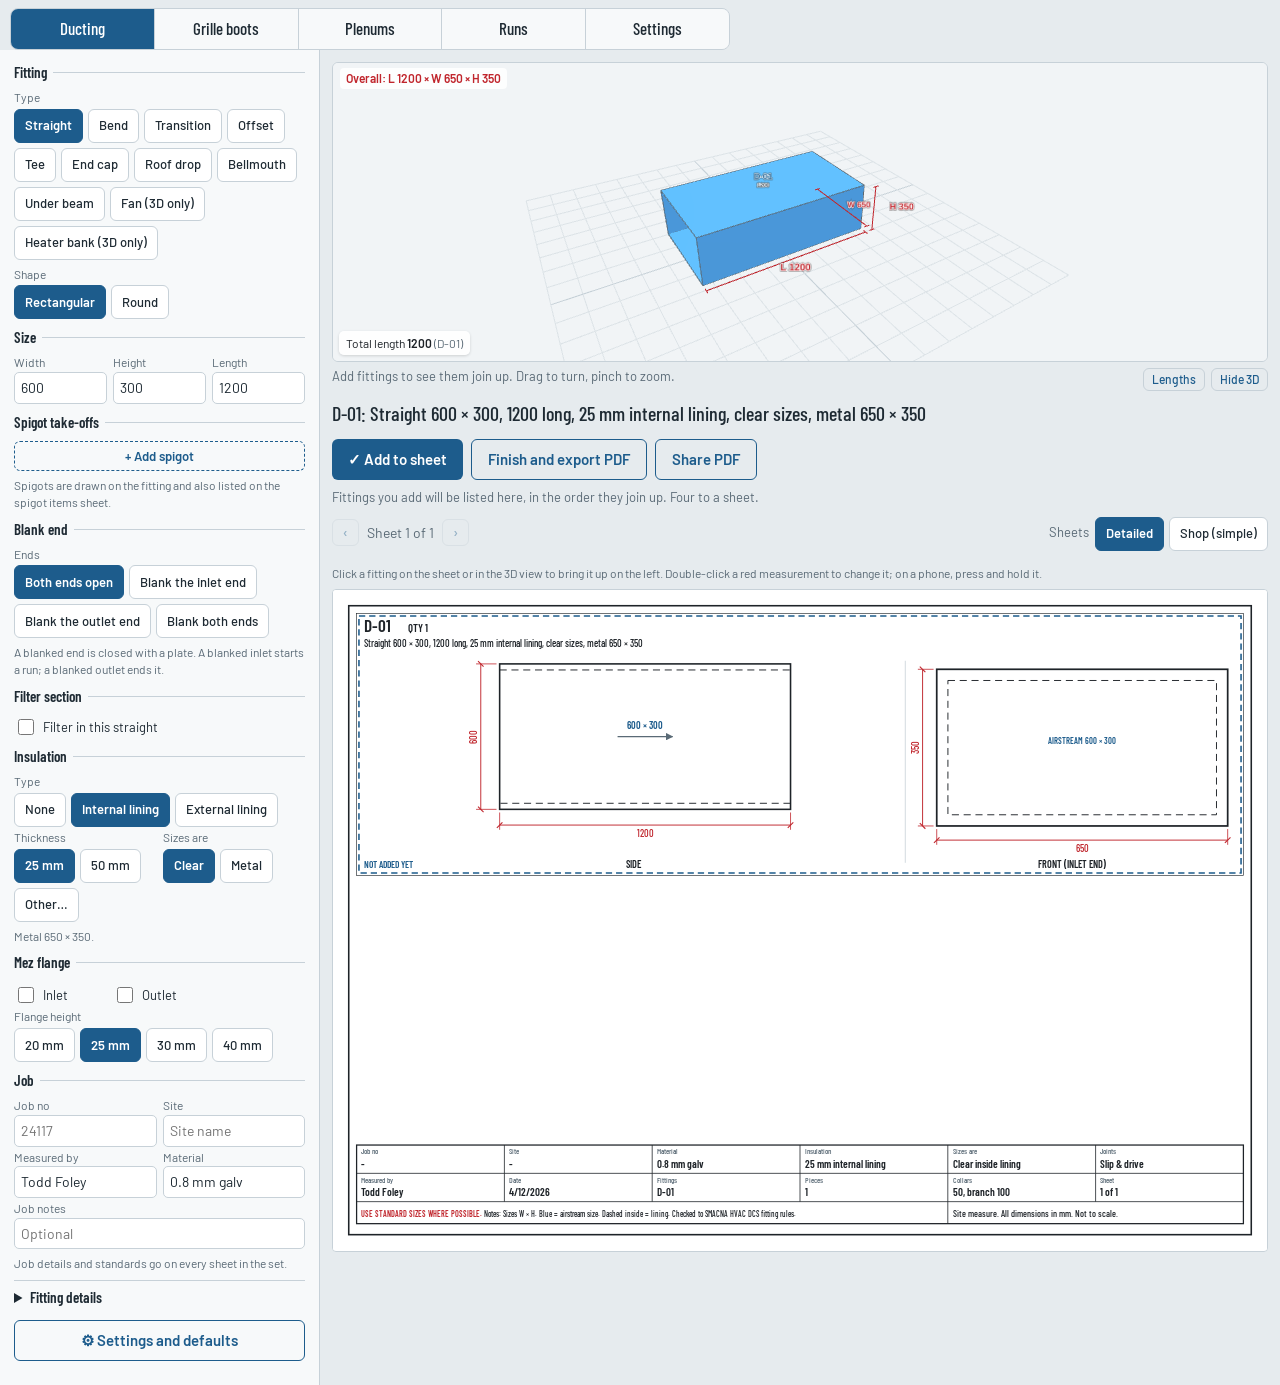
<file: index.html>
<!doctype html>
<html lang="en">
<head>
<meta charset="utf-8">
<meta name="viewport" content="width=device-width, initial-scale=1, viewport-fit=cover">
<title>Site Measure</title>
<link rel="stylesheet" href="fonts.css">
<link rel="manifest" href="manifest.webmanifest">
<meta name="theme-color" content="#1D5C8C">
<meta name="mobile-web-app-capable" content="yes">
<meta name="apple-mobile-web-app-capable" content="yes">
<meta name="apple-mobile-web-app-status-bar-style" content="default">
<meta name="apple-mobile-web-app-title" content="Site Measure">
<link rel="apple-touch-icon" href="icons/apple-touch-icon.png">
<link rel="icon" type="image/png" sizes="192x192" href="icons/icon-192.png">
<style>
@media (display-mode: standalone){ body{padding-top:env(safe-area-inset-top);} }
:root{
  box-sizing:border-box;
  padding-top:env(safe-area-inset-top,0px);
  padding-bottom:env(safe-area-inset-bottom,0px);
  --bg:#E6EBEE; --panel:#F7F9FA; --ink:#1E2A33; --muted:#5A6A76; --line:#C7D1D8;
  --accent:#1D5C8C; --accent-ink:#FFFFFF; --warn-bg:#FCEDEA; --warn-ink:#8E1F1A; --field:#FFFFFF;
  --font:'Barlow',"Segoe UI",Roboto,Arial,sans-serif;
  --font-c:'Barlow Condensed',"Arial Narrow",Arial,sans-serif;
}
@media (prefers-color-scheme:dark){
  :root:not([data-theme="light"]){
    --bg:#131A1F; --panel:#1B242B; --ink:#E4EAEE; --muted:#93A3AE; --line:#33424D;
    --accent:#6FA8D6; --accent-ink:#0E1A24; --warn-bg:#3A1E1C; --warn-ink:#F3B2AC; --field:#222D35;
  }
}
:root[data-theme="dark"]{
  --bg:#131A1F; --panel:#1B242B; --ink:#E4EAEE; --muted:#93A3AE; --line:#33424D;
  --accent:#6FA8D6; --accent-ink:#0E1A24; --warn-bg:#3A1E1C; --warn-ink:#F3B2AC; --field:#222D35;
}
html{scroll-padding-top:env(safe-area-inset-top,0px);}
*,*::before,*::after{box-sizing:inherit;}
body{margin:0;background:var(--bg);color:var(--ink);font-family:var(--font);font-size:15px;line-height:1.4;}
.app{display:grid;grid-template-columns:320px minmax(0,1fr);min-height:100vh;}
.panel{background:var(--panel);border-right:1px solid var(--line);padding:12px 14px 24px;}
.mini{position:sticky;top:0;z-index:5;margin:-12px -14px 10px;padding:8px 10px 8px;background:var(--panel);border-bottom:1px solid var(--line);box-shadow:0 4px 8px -6px rgba(0,0,0,.25);}
.v3{position:relative;height:min(230px,32vh);background:#F1F4F6;border:1px solid var(--line);border-radius:6px;overflow:hidden;}
.v3[data-msg]::after{content:attr(data-msg);position:absolute;inset:0;display:grid;place-items:center;color:var(--muted);font-size:13px;padding:10px;text-align:center;}
.runbar{display:flex;gap:8px;align-items:flex-start;justify-content:space-between;font-size:13px;margin-top:6px;line-height:1.3;}
#runStatus{color:var(--muted);}
#runStatus.ok{color:#1F7A3A;font-weight:600;}
#runStatus.bad{color:#B42318;font-weight:600;}
#runStatus.warnc{color:#9A5B00;font-weight:600;}
.runbar .rb{display:flex;gap:6px;}
.v3wrap{position:relative;}
#len3d{position:absolute;left:6px;bottom:6px;z-index:2;max-width:calc(100% - 12px);padding:4px 7px;border-radius:5px;background:rgba(255,255,255,.88);color:#1E2328;font-size:12px;line-height:1.35;pointer-events:none;box-shadow:0 1px 3px rgba(0,0,0,.15);}
#len3d b{font-weight:600;}
#view3d #plus3d{position:absolute;z-index:3;transform:translate(-50%,-50%);width:38px;height:38px;border-radius:50%;border:2px solid #fff;background:#1D5C8C;color:#fff;font-size:26px;font-weight:500;line-height:1;padding:0 0 3px;display:grid;place-items:center;box-shadow:0 2px 6px rgba(0,0,0,.3);}
#view3d #plus3d:hover{background:#174C74;}
#len3d .m{color:#5A6A76;}
#dimOverlay{position:absolute;left:8px;top:6px;font-size:12px;font-weight:700;color:#C0262D;background:rgba(255,255,255,.85);padding:2px 6px;border-radius:4px;pointer-events:none;}
#dimOverlay:empty{display:none;}
.runbar button{background:transparent;color:var(--accent);border:1px solid var(--line);padding:3px 8px;font-size:12px;font-weight:500;white-space:nowrap;}
.stage .mini{position:static;margin:0;padding:0;border:0;box-shadow:none;background:transparent;}
.stage .v3{height:300px;}
.optbtn{width:100%;margin-top:12px;}
#optDlg{border:0;border-radius:10px;padding:0;width:min(560px,calc(100vw - 20px));max-height:calc(100vh - 20px);background:var(--panel);color:var(--ink);box-shadow:0 12px 40px rgba(0,0,0,.3);}
#optDlg[open]{display:flex;flex-direction:column;}
#optDlg::backdrop{background:rgba(15,25,32,.45);}
.dlg-head{padding:14px 16px 4px;border-bottom:1px solid var(--line);}
.dlg-head h2{font-family:var(--font-c);font-weight:600;font-size:22px;margin:0;}
.dlg-body{padding:6px 16px 12px;overflow-y:auto;flex:1;}
.dlg-body fieldset{margin-top:10px;}
.sheet .editdim{cursor:pointer;-webkit-user-select:none;user-select:none;-webkit-touch-callout:none;}
.sheet .editdim:hover text{text-decoration:underline;}
.sheet .editdim.hold text{text-decoration:underline;font-weight:700;}
#numDlg{border:1px solid var(--line);border-radius:10px;padding:16px;background:var(--panel);color:var(--ink);width:min(300px,86vw);box-shadow:0 12px 40px rgba(0,0,0,.3);}
#numDlg::backdrop{background:rgba(0,0,0,.4);}
#numDlg h2{font-family:var(--font-c);font-size:20px;font-weight:600;margin:0 0 10px;}
#numIn{width:100%;font:inherit;font-size:24px;padding:8px 10px;border:1px solid var(--line);border-radius:6px;background:var(--field);color:var(--ink);}
#numIn:focus{outline:2px solid var(--accent);border-color:transparent;}
.numbtns{display:flex;gap:8px;margin-top:12px;}
.numbtns button{flex:1;min-height:44px;}
.setcard .dlg-foot{border-top:0;padding:10px 0 0;}
#settingsView{max-width:900px;margin:0 auto;padding:12px 14px 40px;}
#settingsView h1{font-family:var(--font-c);font-weight:600;font-size:28px;margin:8px 0 2px;}
#settingsView .sub{color:var(--muted);margin:0 0 14px;}
.setcard{background:var(--panel);border:1px solid var(--line);border-radius:8px;padding:12px 16px 14px;margin-bottom:14px;}
.setcard h2{font-family:var(--font-c);font-weight:600;font-size:20px;margin:0 0 4px;}
.settable{width:100%;border-collapse:collapse;font-size:14px;margin:8px 0;}
.settable th,.settable td{text-align:left;vertical-align:top;padding:6px 8px;border-bottom:1px solid var(--line);}
.settable th{font-family:var(--font-c);font-weight:600;font-size:14px;color:var(--muted);}
.settable td:first-child{font-weight:600;white-space:nowrap;}
@media (max-width:860px){ .settable td:first-child{white-space:normal;} .apptabs button{font-size:15px;padding:10px 2px;white-space:nowrap;letter-spacing:-.01em;} body.tab-set #mbar{display:none !important;} }
.dlg-foot{display:flex;gap:8px;align-items:center;padding:10px 16px;border-top:1px solid var(--line);flex-wrap:wrap;}
.stylesel{font-size:13px;color:var(--muted);display:flex;align-items:center;gap:6px;}
.stylesel select{font:inherit;font-size:13px;color:var(--ink);background:var(--field);border:1px solid var(--line);border-radius:5px;padding:4px 6px;}
body.mode-grille #styleRow, body.mode-plenum #styleRow{display:none;}
/* tap-to-pick boxes in place of drop-downs */
select.chipped{position:absolute !important;opacity:0 !important;pointer-events:none !important;width:1px !important;height:1px !important;}
.chips{display:flex;flex-wrap:wrap;gap:5px;margin-top:2px;}
.chips button{font:inherit;font-size:13px;font-weight:500;line-height:1.15;min-height:34px;padding:6px 10px;background:var(--field);color:var(--ink);border:1px solid var(--line);border-radius:6px;cursor:pointer;text-align:center;}
.chips button[aria-pressed="true"]{background:var(--accent);color:var(--accent-ink);border-color:var(--accent);font-weight:600;}
.chips button:focus-visible{outline:2px solid var(--accent);outline-offset:1px;}
.f:has(.chips){position:relative;}
#runWarn:empty{display:none;}
#runWarn{background:var(--warn-bg);color:var(--warn-ink);border-radius:6px;padding:10px 14px;font-size:14px;}
#runWarn p{margin:3px 0;}
.rfits:empty{display:none;}
.rfits{border:1px solid #E8A33A;background:color-mix(in srgb, #E8A33A 12%, var(--panel));border-radius:6px;padding:8px 10px;margin:8px 0;font-size:13px;}
.rfits ol{margin:4px 0 0;padding-left:20px;}
.rfits li{margin:2px 0;}
@keyframes flashbg{0%{box-shadow:0 0 0 3px var(--accent)}100%{box-shadow:0 0 0 3px transparent}}
.flash{animation:flashbg 1.6s ease-out;border-radius:6px;}
.ccout{font-size:13px;margin-top:6px;}
.ccout:empty{display:none;}
.ccout .add{margin-top:6px;}
#runSummary{font-family:var(--font-c);font-size:20px;font-weight:500;}
.rleg{border:1px solid var(--line);border-radius:6px;padding:6px 8px 8px;margin:8px 0;background:var(--field);}
.rfhd{display:grid;grid-template-columns:1.4fr 1fr 30px;gap:6px;align-items:end;}
.radd{display:grid;grid-template-columns:1fr 1fr;gap:6px;margin-top:6px;}
.radd .add{margin-top:0;}
.radd .add:first-child{grid-column:1 / -1;}
.rleghd{display:flex;justify-content:space-between;align-items:center;font-size:13px;}
.rx{height:30px;width:30px;padding:0;background:transparent;color:var(--muted);border:1px solid var(--line);border-radius:5px;font-size:18px;line-height:1;}
.rto{display:grid;grid-template-columns:1fr 1.1fr 1fr auto 30px;gap:6px;align-items:end;margin:6px 0;}
.rto .span5{grid-column:1 / -1;margin:0;}
.rwall{display:grid;grid-template-columns:1fr 1.3fr 1fr 30px;gap:6px;align-items:end;margin:6px 0 10px;}
.rwall .span4{grid-column:1 / -1;}
.rbd{height:34px;padding:0 8px;font-size:13px;font-weight:600;background:transparent;color:var(--accent);border:1px dashed var(--accent);border-radius:5px;white-space:nowrap;}
.rbd[aria-pressed="true"]{background:var(--accent);color:var(--accent-ink);border-style:solid;}
#runPanel .row > .add{margin-top:0;}
.rdel{color:var(--muted);border-color:var(--line);}
.apptabs{display:flex;gap:0;margin:8px 10px 0;border:1px solid var(--line);border-radius:8px;overflow:hidden;max-width:720px;}
#typesRow, .fits{display:none !important;}
body.mode-plenum #basisRow{display:none !important;}
body.mode-plenum #fitFs, body.mode-plenum #orderHint, body.mode-plenum label.check:has(#newRun){display:none !important;}
.plsp .plV{height:34px;padding:0 8px;font-size:13px;font-weight:600;background:transparent;color:var(--accent);border:1px dashed var(--accent);border-radius:5px;white-space:nowrap;}
.plsp .plV[aria-pressed="true"]{background:var(--accent);color:var(--accent-ink);border-style:solid;}
.plsp{display:grid;grid-template-columns:1.3fr 1fr auto 34px;gap:6px;align-items:end;margin-bottom:6px;}
.plsp .plX{height:34px;padding:0;background:transparent;color:var(--muted);border:1px solid var(--line);border-radius:5px;font-size:18px;}
#plSpList{margin-top:6px;}
body.mode-grille #fitFs,
body.mode-grille .fits, body.mode-grille #orderHint, body.mode-grille label.check:has(#newRun){display:none;}
body:not(.mode-grille) .fits label:has(input[value=grille]){display:none;}
.apptabs button{flex:1;background:var(--panel);color:var(--ink);border:0;border-radius:0;padding:8px 10px;font-family:var(--font-c);font-size:17px;font-weight:500;}
.apptabs button + button{border-left:1px solid var(--line);}
.apptabs button[aria-selected="true"]{background:var(--accent);color:var(--accent-ink);}
.smflag{color:#B42318;font-weight:700;}
.chip button.mv{padding:5px 6px;color:var(--accent);font-weight:700;}
.chip button.mv:disabled{opacity:.25;}
.panel h1{font-family:var(--font-c);font-weight:600;font-size:26px;margin:0 0 2px;letter-spacing:.01em;}
.panel .sub{color:var(--muted);margin:0 0 16px;font-size:14px;}
.types{display:grid;grid-template-columns:1fr 1fr;border:1px solid var(--line);border-radius:8px;overflow:hidden;margin-bottom:6px;}
.types label{position:relative;text-align:center;padding:6px 0;font-family:var(--font-c);font-size:17px;font-weight:500;cursor:pointer;}
.types input{position:absolute;opacity:0;inset:0;margin:0;cursor:pointer;}
.types label:has(input:checked){background:var(--accent);color:var(--accent-ink);}
.types label:has(input:focus-visible){outline:2px solid var(--accent);outline-offset:-4px;}
fieldset{border:0;border-top:1px solid var(--line);margin:0;padding:4px 0 8px;}
legend{font-family:var(--font-c);font-weight:600;font-size:15px;padding:0 6px 0 0;color:var(--ink);}
.row{display:grid;grid-template-columns:1fr 1fr;gap:6px;margin-top:2px;}
.row.four{grid-template-columns:1fr 1fr 1fr 1.25fr;}
.span2{grid-column:span 2;}
.row > *{min-width:0;}
.f input,.f select,.f textarea,details *{box-sizing:border-box;}
.row.three{grid-template-columns:1fr 1fr 1fr;}
.row.one{grid-template-columns:1fr;}
.f{display:flex;flex-direction:column;gap:1px;font-size:12px;color:var(--muted);}
.f input,.f select,.f textarea{font:inherit;font-size:14px;color:var(--ink);background:var(--field);border:1px solid var(--line);border-radius:5px;padding:5px 6px;width:100%;min-width:0;}
.f textarea{resize:vertical;min-height:54px;}
.f input:focus,.f select:focus,.f textarea:focus{outline:2px solid var(--accent);outline-offset:0;border-color:transparent;}
.check{display:flex;align-items:center;gap:6px;margin-top:5px;font-size:13px;color:var(--ink);}
.check input{width:16px;height:16px;accent-color:var(--accent);}
.hint{font-size:12px;color:var(--muted);margin:6px 0 0;}
.hidden{display:none !important;}
#sheet .cellg{cursor:pointer;}
#sheet .cellg:hover > rect:first-child{fill:rgba(29,92,140,.07);}
#sheet .cellg.cur{cursor:default;}
#sheet .cellg.cur:hover > rect:first-child{fill:transparent;}
.chainhint{margin:-4px 0 10px;}
.chainhint button{margin-left:6px;padding:2px 8px;font-size:12px;}
details{border-top:1px solid var(--line);padding:6px 0 0;}
summary{font-family:var(--font-c);font-weight:600;font-size:15px;cursor:pointer;}
#boxAuto{font-weight:500;color:var(--muted);margin-left:4px;}
.stage{padding:12px;min-width:0;display:flex;flex-direction:column;gap:8px;}
.toolbar{display:flex;align-items:center;justify-content:space-between;gap:12px;flex-wrap:wrap;}
#summary{font-family:var(--font-c);font-size:20px;font-weight:500;}
button{font:inherit;font-weight:600;background:var(--accent);color:var(--accent-ink);border:0;border-radius:6px;padding:9px 16px;cursor:pointer;}
button:focus-visible{outline:2px solid var(--ink);outline-offset:2px;}
.sheet{background:#fff;border:1px solid var(--line);border-radius:4px;overflow-x:auto;}
.sheet svg{display:block;width:100%;min-width:720px;height:auto;}
#warnings:empty{display:none;}
#warnings{background:var(--warn-bg);color:var(--warn-ink);border-radius:6px;padding:10px 14px;font-size:14px;}
#warnings p{margin:3px 0;}
@media (max-width:860px){
  .app{grid-template-columns:minmax(0,1fr);}
  .panel{min-width:0;}
  .panel{border-right:0;border-bottom:0;padding-bottom:90px;}
}
/* ---------- phone layout: Build and Sheet views with a bar along the bottom ---------- */
#mbar{display:none;}
.mzoom{display:none;}
#toast{position:fixed;left:50%;bottom:calc(84px + env(safe-area-inset-bottom, 0px));transform:translateX(-50%) translateY(10px);background:#1E2328;color:#fff;padding:9px 16px;border-radius:20px;font-size:15px;opacity:0;pointer-events:none;transition:opacity .2s, transform .2s;z-index:30;white-space:nowrap;}
#toast.show{opacity:1;transform:translateX(-50%) translateY(0);}
@media (max-width:860px){
  body{padding-bottom:calc(68px + env(safe-area-inset-bottom, 0px));}
  body.view-build .stage{display:none;}
  body.view-sheet .panel{display:none;}
  #mbar{display:flex;position:fixed;left:0;right:0;bottom:0;z-index:20;gap:8px;align-items:center;padding:8px 10px calc(8px + env(safe-area-inset-bottom, 0px));background:var(--panel);border-top:1px solid var(--line);box-shadow:0 -4px 12px -6px rgba(0,0,0,.25);}
  #mbar button{height:46px;font-size:16px;border-radius:8px;padding:0 12px;}
  #mbar .mview{background:transparent;color:var(--accent);border:1px solid var(--line);font-weight:600;flex:0 0 auto;}
  #mbar .mview[aria-pressed="true"]{background:var(--accent);color:var(--accent-ink);border-color:var(--accent);}
  #mbar #mAdd{flex:1;font-weight:700;}
  /* bigger touch targets; 16px stops iPhones zooming in on a field */
  .f input,.f select,.f textarea{font-size:16px;padding:8px 8px;min-height:40px;}
  .f{font-size:13px;}
  .check{min-height:34px;}
  .fits label{padding:10px 0;font-size:16px;}
  .types label{padding:9px 0;}
  fieldset{margin-top:14px;}
  .v3{height:min(210px,30vh);}
  .mini.collapsed .v3{display:none;}
  .runbar{font-size:13px;}
  #warnings.inpanel{margin:8px 0 4px;font-size:14px;}
  .stage{padding:10px 8px 20px;}
  .stage .toolbar .actions{width:100%;}
  .stage .toolbar .actions button{flex:1;min-height:44px;}
  #addBtn{display:none;}
  .stage .sheetlist{flex-wrap:nowrap;overflow-x:auto;padding-bottom:4px;-webkit-overflow-scrolling:touch;}
  .stage .sheetlist .chip{flex:0 0 auto;}
  .chip button{min-height:40px;}
  .mzoom{display:inline-block;background:transparent;color:var(--accent);border:1px solid var(--line);padding:6px 12px;font-weight:600;}
  .sheet svg{min-width:0;}
  .sheet.zoomed svg{min-width:1150px;}
  .apptabs{margin:8px 8px 0;max-width:none;}
  .apptabs button{padding:10px 6px;font-size:16px;}
  .optbtn{min-height:46px;}
  #summary{font-size:15px;}
}
.actions{display:flex;gap:8px;flex-wrap:wrap;}
button.secondary{background:transparent;color:var(--accent);border:1px solid var(--accent);}
.sheetlist{display:flex;flex-wrap:wrap;gap:6px;align-items:center;}
.sheetlist:empty::before{content:"Plenums you add will be listed here, one sheet each.";color:var(--muted);font-size:13px;}
.chip{display:flex;align-items:stretch;border:1px solid var(--line);border-radius:6px;background:var(--panel);overflow:hidden;}
.chip button{background:transparent;color:var(--ink);border:0;border-radius:0;padding:5px 9px;font-weight:500;font-size:13px;}
.chip button.edit b{font-family:var(--font-c);font-size:15px;margin-right:6px;}
.chip button.rm{color:var(--muted);border-left:1px solid var(--line);padding:5px 8px;}
#printArea{display:none;}
@page{size:A4 landscape;margin:8mm;}
@media print{
  :root{padding:0;}
  body{background:#fff;}
  .app{display:none !important;}
  #printArea{display:block !important;}
  #printArea .page{break-after:page;page-break-after:always;}
  #printArea .page:last-child{break-after:auto;page-break-after:auto;}
  #printArea svg{display:block;width:100%;height:auto;}
  .panel,.toolbar,#warnings{display:none !important;}
  .app{display:block;min-height:0;}
  .stage{padding:0;}
  .sheet{border:0;overflow:visible;}
  .sheet svg{min-width:0;width:100%;}
}

.topline{display:grid;grid-template-columns:1fr;gap:6px;align-items:end;margin-bottom:4px;}
.topline .types{margin:0;}
.splist{display:flex;flex-direction:column;gap:4px;margin-top:4px;}
.sp{display:grid;grid-template-columns:18px 1fr 1fr auto 30px;gap:6px;align-items:center;}
.sp .n{font-family:var(--font-c);font-weight:600;color:var(--muted);text-align:center;}
.sp select{font:inherit;font-size:14px;color:var(--ink);background:var(--field);border:1px solid var(--line);border-radius:5px;padding:5px 6px;min-width:0;}
.bd{display:flex;align-items:center;gap:4px;font-size:13px;color:var(--ink);padding:0 4px;border:1px solid var(--line);border-radius:5px;height:31px;background:var(--field);cursor:pointer;}
.bd input{width:15px;height:15px;accent-color:var(--accent);margin:0;}
.x{background:transparent;color:var(--muted);border:1px solid var(--line);padding:0;height:31px;font-size:17px;font-weight:500;}
.spg{border:1px solid var(--line);border-radius:6px;padding:6px 8px 4px;margin:6px 0;background:var(--field);}
.spg .row{margin-bottom:4px;grid-template-columns:1.35fr 1fr 1fr .8fr;}
.spg .sprm{background:transparent;color:var(--muted);border:1px solid var(--line);padding:0 10px;height:31px;margin-top:18px;font-size:17px;}
.spg .check{margin-top:20px;}
.add{background:transparent;color:var(--accent);border:1px dashed var(--accent);padding:5px 8px;font-size:13px;margin-top:4px;width:100%;}

.fits{display:grid;grid-template-columns:1fr 1fr 1fr 1fr;border:1px solid var(--line);border-radius:8px;overflow:hidden;margin:6px 0 4px;}
.fits label{position:relative;text-align:center;padding:6px 0;font-family:var(--font-c);font-size:16px;font-weight:500;cursor:pointer;border-top:1px solid var(--line);}
.fits label:nth-child(-n+4){border-top:0;}
.fits label:not(:nth-child(4n+1)){border-left:1px solid var(--line);}
.fits input{position:absolute;opacity:0;inset:0;margin:0;cursor:pointer;}
.fits label:has(input:checked){background:var(--accent);color:var(--accent-ink);}
.fits label:has(input:focus-visible){outline:2px solid var(--accent);outline-offset:-4px;}
.sheetlist:empty::before{content:"Fittings you add will be listed here, in the order they join up. Four to a sheet.";}
.pager{display:flex;align-items:center;gap:8px;font-size:14px;color:var(--muted);}
.pager button{background:transparent;color:var(--accent);border:1px solid var(--line);padding:3px 10px;font-weight:500;}
.pager button:disabled{opacity:.4;cursor:default;}
.chip.editing{border-color:var(--accent);box-shadow:inset 0 0 0 1px var(--accent);}
.chip.addchip{border-style:dashed;border-color:var(--accent);}
.chip.addchip button{color:var(--accent);font-weight:600;padding:5px 12px;}
.chip.addchip button:hover{background:rgba(29,92,140,.08);}
.clear{background:transparent;color:var(--muted);border:0;padding:4px 6px;font-weight:500;font-size:13px;text-decoration:underline;}
</style>
<script src="lib/jspdf.umd.min.js"></script>
<script src="lib/three.min.js"></script>
<script src="lib/svg2pdf.umd.min.js"></script>
</head>
<body>
<nav class="apptabs" role="tablist" aria-label="Drawing type">
  <button type="button" role="tab" id="tabDuct" aria-selected="true">Ducting</button>
  <button type="button" role="tab" id="tabGrille" aria-selected="false">Grille boots</button>
  <button type="button" role="tab" id="tabPlenum" aria-selected="false">Plenums</button>
  <button type="button" role="tab" id="tabRun" aria-selected="false">Runs</button>
  <button type="button" role="tab" id="tabSet" aria-selected="false">Settings</button>
</nav>
<div id="settingsView" class="hidden">
  <h1>Settings</h1>
  <p class="sub">Standards, default sizes and the rules every tab follows. Changes apply to Ducting, Grille boots and Plenums.</p>
  <section class="setcard" id="setStdCard">
    <h2>Standards</h2>
    <p class="hint">Joints, collars and limits used on every drawing and check.</p>
  </section>
  <section class="setcard">
    <h2>Default sizes and dimensions</h2>
    <p class="hint">Each fitting type starts with these values when you pick it. Size, insulation and flange defaults are used when you start a new set.</p>
    <div id="setOptHost"></div>
  </section>
  <section class="setcard">
    <h2>SMACNA standards checked</h2>
    <p class="hint">With "Check to SMACNA" on, each fitting is checked against these rules from the SMACNA HVAC Duct Construction Standards, Metal and Flexible (3rd edition figure numbers). A fitting that fails shows ✗ NOT TO SMACNA on the sheet, a red ✗ in the list, and the reason in the warnings. Check limits against your own copy and the job spec, which may be stricter.</p>
    <table class="settable">
      <tr><th>Fitting</th><th>Rule</th><th>Reference</th></tr>
      <tr><td>Rectangular duct</td><td>Aspect ratio no more than 4 : 1.</td><td>Duct design guidance</td></tr>
      <tr><td>Rectangular radius elbow</td><td>Centreline radius at least 1.0 × W. Tighter than that needs splitter vanes (RE3) or a square elbow with turning vanes (RE2).</td><td>Fig 2-2, rectangular elbows</td></tr>
      <tr><td>Square elbow with vanes</td><td>Single-thickness turning vanes up to 915 mm (36 in) long. Longer needs double-thickness vanes or an intermediate vane runner.</td><td>Fig 2-3, vanes and vane runners</td></tr>
      <tr><td>Round elbow</td><td>Centreline radius at least 1.0 × D. Gored elbows: 2 gores up to 36°, 3 gores up to 72°, 5 gores up to 90°.</td><td>Round elbows</td></tr>
      <tr><td>Transition</td><td>No more than 15° per side where it gets bigger (diverging), 30° per side where it gets smaller (converging). Shows the minimum length that passes.</td><td>Transitions</td></tr>
      <tr><td>Offset</td><td>Slope no more than 45°. Shows the minimum length that passes.</td><td>Offsets</td></tr>
      <tr><td>Tee on a rectangular main</td><td>Rectangular branch: 45° entry (shoe). Round branch: conical, bellmouth or 45° entry.</td><td>Fig 2-6, branch connections</td></tr>
    </table>
    <p class="hint"><b>Not checked:</b> sheet thickness (gauge) and reinforcement for the pressure class, transverse joint spacing, seal class, and hangers and supports. These need the job's pressure class and SMACNA's tables.</p>
  </section>
  <section class="setcard">
    <h2>Shop rules used</h2>
    <p class="hint">Not SMACNA. These are the sizing rules the app uses to draw and size fittings.</p>
    <table class="settable">
      <tr><th>Item</th><th>Rule</th></tr>
      <tr><td>Insulation</td><td>Sizes can be clear (inside lining), metal, or over insulation. The other size is shown alongside. Lining is drawn dashed inside, external insulation dashed outside.</td></tr>
      <tr><td>Mez flanges</td><td>25 mm high by 25 mm long as standard (20, 30 or 40 mm available). Over-flange size = metal size + 2 × flange height.</td></tr>
      <tr><td>Spigot sizes</td><td>Ø95, 120, 145, 195, 245, 295, 345, 395, 445, or any other size. Same list as the plenum drawer.</td></tr>
      <tr><td>Oval spigots</td><td>From the Alround Sheetmetals oval spigot chart, Ø150 to Ø400 (Ø145 / 195 / 245… spigots use the 150 / 200 / 250… oval). Plenums: pick the size and height from the chart. Boots: the height nearest 70% of the diameter that fits, and the hole size from the chart. Sizes off the chart: same area as the round, 70% of its height. On a boot, 20 mm clear all round like a round spigot: if the oval is too wide for the box, the box is made bigger than the neck to suit.</td></tr>
      <tr><td>Square boot auto height</td><td>Side spigot height + 20 mm clear above + 20 mm below + any internal lining.</td></tr>
      <tr><td>Round boot with top spigot</td><td>Boot is the grille neck size. Lining stops 20 mm above the grille and carries up inside the spigot. Fixing bar across the neck.</td></tr>
      <tr><td>P3 square boot</td><td>Outside = neck + 2 × panel thickness (20 or 30 mm).</td></tr>
      <tr><td>Plenum auto size</td><td>20 mm clear around the neck and spigots, 20 mm between spigots. Minimum height 100 (supply) or 200 (return), depth 150 or 200, width 200. Return filter track fits inside the depth.</td></tr>
      <tr><td>Bellmouth</td><td>45° flat face with 12 mm bird mesh.</td></tr>
      <tr><td>Collars</td><td>Fitting and branch collars from Standards above.</td></tr>
    </table>
  </section>
</div>
<div class="app" id="mainApp">
  <aside class="panel" id="panelTop">
    <div class="mini" id="mini">
      <div class="v3wrap">
        <div class="v3" id="view3d" aria-label="3D view of the duct run"></div>
        <div id="dimOverlay" aria-live="polite"></div>
      </div>
      <div class="runbar"><span id="runStatus"></span><span class="rb"><button id="lenBtn" type="button" aria-pressed="true">Lengths</button><button id="toggle3d" type="button">Hide 3D</button><button id="resetView" type="button" class="hidden">Reset view</button></span></div>
    </div>
    <fieldset id="fitFs">
      <legend>Fitting</legend>
      <div class="row one">
        <label class="f">Type<select id="fitSel"></select></label>
        <label class="f" id="shapeSelRow">Shape<select id="shapeSel"><option value="rect">Rectangular</option><option value="round">Round</option></select></label>
      </div>
    </fieldset>
    <p class="hint chainhint hidden" id="chainHint"></p>
    <div class="types" id="typesRow" role="radiogroup" aria-label="Duct shape">
      <label><input type="radio" name="shape" value="rect" checked>Rectangular</label>
      <label><input type="radio" name="shape" value="round">Round</label>
    </div>
    <div class="fits" role="radiogroup" aria-label="Fitting">
      <label><input type="radio" name="fit" value="straight" checked>Straight</label>
      <label><input type="radio" name="fit" value="bend">Bend</label>
      <label><input type="radio" name="fit" value="trans">Transition</label>
      <label><input type="radio" name="fit" value="offset">Offset</label>
      <label><input type="radio" name="fit" value="tee">Tee</label>
      <label><input type="radio" name="fit" value="cap">End cap</label>
      <label><input type="radio" name="fit" value="drop">Roof drop</label>
      <label><input type="radio" name="fit" value="grille">Grille box</label>
      <label><input type="radio" name="fit" value="bell">Bellmouth</label>
      <label><input type="radio" name="fit" value="ubeam">Under beam</label>
      <label><input type="radio" name="fit" value="plenum">Plenum</label>
      <label><input type="radio" name="fit" value="fan">Fan (3D only)</label>
      <label><input type="radio" name="fit" value="heater">Heater bank (3D only)</label>
    </div>

    <fieldset data-fit="straight bend trans offset tee cap drop bell fan heater">
      <legend id="sizeLegend">Size</legend>
      <div class="row three">
        <label class="f" data-shape="rect">Width<input id="W" type="number" min="0" value="600"></label>
        <label class="f" data-shape="rect">Height<input id="H" type="number" min="0" value="300"></label>
        <label class="f" data-shape="round">Diameter<input id="D" type="number" min="0" step="25" value="300"></label>
        <label class="f" data-fit="straight trans offset tee drop bell fan heater">Length<input id="L" type="number" min="0" value="1200"></label>
      </div>
      <label class="check hidden" data-fit="none"><input id="vcd" type="checkbox">Volume control damper</label>
    </fieldset>

    <fieldset data-fit="straight">
      <legend>Spigot take-offs</legend>
      <div id="spList"></div>
      <button type="button" class="add" id="spAdd">+ Add spigot</button>
      <p class="hint">Spigots are drawn on the fitting and also listed on the spigot items sheet.</p>
    </fieldset>

    <fieldset data-fit="straight">
      <legend>Blank end</legend>
      <div class="row one">
        <label class="f">Ends
          <select id="blank"><option value="">Both ends open</option><option value="in">Blank the inlet end</option><option value="out">Blank the outlet end</option><option value="both">Blank both ends</option></select>
        </label>
      </div>
      <p class="hint" id="blankHint">A blanked end is closed with a plate. A blanked inlet starts a run; a blanked outlet ends it.</p>
    </fieldset>

    <fieldset data-fit="straight">
      <legend>Filter section</legend>
      <label class="check"><input id="filt" type="checkbox">Filter in this straight</label>
      <div id="filtRows">
        <div class="row three">
          <label class="f">Filter type
            <select id="fKind"><option value="G3">G3</option><option value="G4" selected>G4</option><option value="M5">M5</option><option value="M6">M6</option><option value="F7">F7</option><option value="F8">F8</option><option value="F9">F9</option><option value="H13">HEPA H13</option><option value="H14">HEPA H14</option><option value="Carbon">Carbon</option><option value="other">Other…</option></select>
          </label>
          <label class="f">Filter thickness<input id="fThk" type="number" min="0" value="50"></label>
          <label class="f">Access on
            <select id="fSide"><option value="right">Right side</option><option value="left">Left side</option><option value="both">Both sides</option><option value="top">Top</option><option value="bottom">Bottom</option></select>
          </label>
        </div>
        <div class="row three">
          <label class="f">Access by
            <select id="fAcc"><option value="slot">Slide-out slot</option><option value="door">Access door</option></select>
          </label>
          <label class="f" id="fDLRow">Door length<input id="fDL" type="number" min="0" value="300"></label>
          <label class="f" id="fKindORow">Other type<input id="fKindO" placeholder="e.g. ePM1 60%"></label>
        </div>
        <p class="hint" id="filtHint"></p>
      </div>
    </fieldset>

    <fieldset data-fit="trans">
      <legend>Outlet</legend>
      <label class="check" data-shape="rect"><input id="outRound" type="checkbox">Round outlet (square to round)</label>
      <div class="row three">
        <label class="f" data-out="rect">Width<input id="W2" type="number" min="0" value="400"></label>
        <label class="f" data-out="rect">Height<input id="H2" type="number" min="0" value="300"></label>
        <label class="f" data-out="round">Diameter<input id="D2" type="number" min="0" step="25" value="250"></label>
      </div>
      <div class="row">
        <label class="f">Width line-up
          <select id="alignW"><option value="c">Centred</option><option value="a">Flat left</option><option value="b">Flat right</option></select>
        </label>
        <label class="f" data-shape="rect">Height line-up
          <select id="alignH"><option value="c">Centred</option><option value="a">Flat top</option><option value="b">Flat bottom</option></select>
        </label>
      </div>
      <p class="hint">Length is overall, including the collars at each end.</p>
    </fieldset>

    <fieldset data-fit="bend">
      <legend>Bend</legend>
      <div class="row three">
        <label class="f">Angle<input id="A" type="number" min="1" max="180" value="90"></label>
        <label class="f" data-shape="rect">Style
          <select id="style"><option value="radius">Radius</option><option value="square">Square, vanes</option></select>
        </label>
        <label class="f" data-shape="round">Made as
          <select id="gores"><option value="0">Pressed</option><option value="3">3 gore</option><option value="4">4 gore</option><option value="5">5 gore</option></select>
        </label>
        <label class="f" id="Rrow">Throat R<input id="R" type="number" min="0" value="150"></label>
      </div>
      <div class="row three">
        <label class="f" data-shape="rect">Turns across
          <select id="across"><option value="w">Width</option><option value="h">Height</option></select>
        </label>
        <label class="f">Inlet leg<input id="E1" type="number" min="0" value="50"></label>
        <label class="f">Outlet leg<input id="E2" type="number" min="0" value="50"></label>
      </div>
      <div class="row three">
        <label class="f">Turns<select id="bDir"></select></label>
      </div>
    </fieldset>

    <fieldset data-fit="offset">
      <legend>Offset</legend>
      <div class="row">
        <label class="f">Enter the offset as
          <select id="oMode"><option value="amount">Offset amount</option><option value="datum">Two measurements to a datum</option></select>
        </label>
        <label class="f" id="oDatSideRow">Datum is
          <select id="oDatSide"><option value="above">Above (ceiling / slab)</option><option value="below">Below (floor)</option><option value="left">On the left</option><option value="right">On the right</option></select>
        </label>
      </div>
      <div class="row" id="oDatRow">
        <label class="f">Datum to inlet<input id="oDatA" type="number" min="0" value="300"></label>
        <label class="f">Datum to outlet<input id="oDatB" type="number" min="0" value="500"></label>
      </div>
      <p class="hint" id="oDatHint">Measure from the datum to the nearest edge of the duct at each end. The offset and which way it goes are worked out from the difference. Above / below is the elevation, left / right is the plan.</p>
      <div class="row three">
        <label class="f">Offset by<input id="O" type="number" min="0" value="200"></label>
        <label class="f" data-shape="rect">Offsets across
          <select id="oAcross"><option value="w">Width</option><option value="h">Height</option></select>
        </label>
        <label class="f">Goes<select id="oDir"></select></label>
      </div>
      <p class="hint">Length is overall, including the collars at each end.</p>
    </fieldset>

    <fieldset data-fit="fan heater">
      <legend>3D only</legend>
      <div class="row three" data-fit="heater">
        <label class="f">Terminal box on
          <select id="hbSide"><option value="right">Right side</option><option value="left">Left side</option><option value="top">Top</option></select>
        </label>
      </div>
      <p class="hint">Shown in the 3D view only, so you can see how the run fits round it. It's never drawn on the sheets or put in the PDF. Size is the duct it connects to; length is overall.</p>
    </fieldset>

    <fieldset data-fit="bell">
      <legend>Bellmouth</legend>
      <div class="row three">
        <label class="f">Position
          <select id="bmPos"><option value="start">Start of run (air in)</option><option value="end">End of run (air out)</option></select>
        </label>
      </div>
      <p class="hint">Standard bellmouth: the duct cut off at a 45° flat face (rectangular or round) with 12 mm bird mesh. Length is overall, from the duct connection to the furthest point of the angled face.</p>
    </fieldset>

    <fieldset data-fit="ubeam">
      <legend>Under-beam transition</legend>
      <div class="row three">
        <label class="f">Inlet Ø<input id="uD1" type="number" min="0" step="25" value="400"></label>
        <label class="f">Outlet Ø<input id="uD2" type="number" min="0" step="25" value="400"></label>
        <label class="f">Flat line-up
          <select id="uAl"><option value="bottom">Level bottom</option><option value="centre">Centred</option><option value="top">Level top</option></select>
        </label>
      </div>
      <div class="row three">
        <label class="f">Flat width<input id="uW" type="number" min="0" value="600"></label>
        <label class="f">Flat height<input id="uH" type="number" min="0" value="200"></label>
        <label class="f">Flat length<input id="uLf" type="number" min="0" value="400"></label>
      </div>
      <div class="row three">
        <label class="f">Taper length<input id="uLt" type="number" min="0" value="300"></label>
      </div>
      <p class="hint">Round in, flattened to pass under the beam, round out. Each end has a standard collar, so overall length is two collars, two tapers and the flat.</p>
    </fieldset>

    <fieldset data-fit="grille">
      <legend>Grille boot</legend>
      <div class="row one">
        <label class="f">Type
          <select id="gType"><option value="rect">Square boot</option><option value="round">Round boot with top spigot</option><option value="sqround">Square boot with round neck</option><option value="linear">Linear boot</option></select>
        </label>
      </div>
      <div class="row three">
        <label class="f" data-g="rect">Neck width<input id="gW" type="number" min="0" value="595"></label>
        <label class="f" data-g="rect">Neck height<input id="gH" type="number" min="0" value="595"></label>
        <label class="f" data-g="round sqround">Neck Ø<input id="gD" type="number" min="0" value="300"></label>
        <label class="f" data-g="sqround">Box size<input id="gB" type="number" min="0" value="400"></label>
      </div>
      <div class="row three" data-g="rect">
        <label class="f">Made from
          <select id="gMat"><option value="sheet">Sheet metal</option><option value="p3">P3 panel</option></select>
        </label>
        <label class="f" id="gPTRow">Panel
          <select id="gPT"><option value="20">20 mm</option><option value="30">30 mm</option></select>
        </label>
      </div>
      <label class="check" data-g="rect"><input id="gAutoH" type="checkbox" checked>Box height from the spigot (auto)</label>
      <div class="row three" data-g="rect sqround round">
        <label class="f">Spigot shape
          <select id="gSpShape"><option value="round">Round</option><option value="oval">Oval (Alround chart)</option></select>
        </label>
      </div>
      <div class="row three">
        <label class="f">Spigot Ø<select id="gS" class="spigSel"><option value="245" selected>Ø245</option></select></label>
        <label class="f" id="gPosRow">Spigot on
          <select id="gPos"><option value="top">Top</option><option value="side">Side</option></select>
        </label>
        <label class="f" data-g="linear">Spigot on
          <select id="lbPos"><option value="side">Side</option><option value="end">End</option><option value="top">Top</option></select>
        </label>
        <label class="f">Box height<input id="gHt" type="number" min="0" value="300"></label>
      </div>
      <p class="hint" data-g="rect sqround">Neck size is the grille's neck (clear). The box is lined to suit.</p>
      <div class="row three" data-g="linear">
        <label class="f">Length<input id="lbL" type="number" min="0" value="1500"></label>
        <label class="f">Width<input id="lbW" type="number" min="0" value="175"></label>
        <label class="f">Spigot from left<input id="lbX" type="number" min="0" placeholder="Centre"></label>
      </div>
      <label class="check" data-g="linear"><input id="lbStep" type="checkbox">Stepped (raised section for the spigot)</label>
      <div class="row three" data-g="linear" id="lbStepRow">
        <label class="f">Low height<input id="lbLow" type="number" min="0" value="150"></label>
        <label class="f">Raised length<input id="lbRL" type="number" min="0" value="600"></label>
        <label class="f">Raised from left<input id="lbRX" type="number" min="0" value="260"></label>
      </div>
      <p class="hint" data-g="linear">The boot is the linear grille neck size. Box height is the full (raised) height.</p>
      <p class="hint" data-g="round">The boot is the grille neck size. Insulation stops 20 mm above the grille and carries up inside the spigot.</p>
    </fieldset>

    <fieldset data-fit="drop">
      <legend>Roof dropper</legend>
      <div class="row three">
        <label class="f">Air flow
          <select id="flow"><option value="down">Down from fan</option><option value="up">Up to fan</option></select>
        </label>
        <label class="f">Top fixing
          <select id="topFix"><option value="turned">Out-turned flange</option><option value="mez">Mez flange</option><option value="plain">Plain spigot</option></select>
        </label>
        <label class="f" id="tfRow">Flange width<input id="tf" type="number" min="0" value="40"></label>
      </div>
      <div class="row three">
        <label class="f">On top
          <select id="dTop"><option value="fan">Fan (by others)</option><option value="cowl">Roof cowl</option></select>
        </label>
      </div>
      <p class="hint">Length is the full drop, from the underside of the fan to the bottom of the duct. A supply dropper starts a run pointing down; an extract dropper needs the run to arrive going up.</p>
    </fieldset>

    <fieldset data-fit="tee">
      <legend>Branch</legend>
      <div class="row three">
        <label class="f" data-shape="rect">Branch shape
          <select id="bShape"><option value="round">Round</option><option value="rect">Rectangular</option></select>
        </label>
        <label class="f" data-shape="rect">Branch on
          <select id="bFace"><option value="side">Side</option><option value="top">Top</option></select>
        </label>
        <label class="f">Faces<select id="brDir"></select></label>
      </div>
      <div class="row three">
        <label class="f" data-bs="round">Diameter<input id="bD" type="number" min="0" step="25" value="250"></label>
        <label class="f" data-bs="rect">Along main<input id="bW" type="number" min="0" value="300"></label>
        <label class="f" data-bs="rect">Across<input id="bH" type="number" min="0" value="200"></label>
        <label class="f">Inlet to CL<input id="bX" type="number" min="0" value="500"></label>
      </div>
      <div class="row">
        <label class="f">Take-off
          <select id="bType"><option value="square">Square</option><option value="shoe">Shoe (45°)</option></select>
        </label>
        <label class="check" style="margin-top:18px"><input id="bVcd" type="checkbox">Damper in branch</label>
      </div>
    </fieldset>

    <fieldset data-fit="plenum">
      <legend>Plenum</legend>
      <div class="row">
        <label class="f">Type<select id="plType"><option value="supply">Supply plenum</option><option value="return">Return plenum</option></select></label>
      </div>
      <div class="row" id="plRetRow">
        <label class="check"><input id="plOpen" type="checkbox">Open return (no spigots)</label>
        <label class="check"><input id="plSlip" type="checkbox">Slip connection</label>
      </div>
      <div class="row three">
        <label class="f">Neck width<input id="plNW" type="number" min="0" value="800"></label>
        <label class="f">Neck height<input id="plNH" type="number" min="0" value="150"></label>
        <label class="f">Neck position<select id="plNPos"><option value="centre">Centred</option><option value="top">Top</option><option value="bottom">Bottom</option><option value="set">Set height</option></select></label>
      </div>
      <div class="row three" id="plNUpRow">
        <label class="f">Neck up from bottom<input id="plNUp" type="number" min="0" value="50"></label>
      </div>
      <div id="plSpWrap">
        <p class="hint" id="plSpNone">No spigots. Add one if the plenum needs it.</p>
        <div id="plSpList"></div>
        <button type="button" class="add" id="plSpAdd">+ Add spigot</button>
      </div>
      <div class="row three" id="plFiltRow">
        <label class="f">Filter track<input id="plTrack" type="number" min="0" value="11"></label>
        <label class="f">Track to end<input id="plFT" type="number" min="0" value="50"></label>
        <label class="f">Door<select id="plDoor"><option value="both sides">Both sides</option><option value="left side">Left side</option><option value="right side">Right side</option><option value="none">None</option></select></label>
      </div>
      <label class="check"><input id="plAuto" type="checkbox" checked>Box size from the neck and spigots (auto)</label>
      <div class="row three">
        <label class="f">Box width<input id="plW" type="number" min="0" value="1000"></label>
        <label class="f">Depth<input id="plD" type="number" min="0" value="300"></label>
        <label class="f">Height<input id="plH" type="number" min="0" value="300"></label>
      </div>
      <p class="hint">Box sizes are outside (over the lining). Auto sizing keeps 20 mm clear around the neck and spigots, as the plenum drawer.</p>
    </fieldset>
    <fieldset id="insFs">
      <legend>Insulation</legend>
      <div class="row one">
        <label class="f">Type
          <select id="ins"><option value="none">None</option><option value="int" selected>Internal lining</option><option value="ext">External lining</option></select>
        </label>
      </div>
      <div class="row">
        <label class="f" id="insTRow">Thickness<select id="insT"><option value="25" selected>25 mm</option><option value="50">50 mm</option><option value="other">Other…</option></select></label>
        <label class="f" id="basisRow">Sizes are
          <select id="basis"></select>
        </label>
      </div>
      <p class="hint" id="insHint"></p>
    </fieldset>

    <fieldset data-fit="straight bend trans offset tee drop bell" data-shape="rect">
      <legend>Mez flange</legend>
      <div class="row three">
        <label class="check" id="mzInRow"><input id="mzIn" type="checkbox">Inlet</label>
        <label class="check" id="mzOutRow"><input id="mzOut" type="checkbox">Outlet</label>
        <label class="check" id="mzBrRow"><input id="mzBr" type="checkbox">Branch</label>
      </div>
      <div class="row one">
        <label class="f">Flange height
          <select id="mzF"><option value="20">20 mm</option><option value="25" selected>25 mm</option><option value="30">30 mm</option><option value="40">40 mm</option></select>
        </label>
        <input id="mzL" type="hidden" value="25">
      </div>
      <p class="hint" id="mzHint"></p>
    </fieldset>


    <fieldset>
      <legend>Job</legend>
      <div class="row">
        <label class="f">Job no<input id="job" placeholder="24117"></label>
        <label class="f">Site<input id="site" placeholder="Site name"></label>
      </div>
      <div class="row">
        <label class="f">Measured by<input id="drawn" value="Todd Foley"></label>
        <label class="f">Material<input id="material" value="0.8 mm galv"></label>
      </div>
      <div class="row one">
        <label class="f">Job notes<input id="jnotes" placeholder="Optional"></label>
      </div>
      <p class="hint">Job details and standards go on every sheet in the set.</p>
    </fieldset>

    <details>
      <summary>Fitting details</summary>
      <fieldset style="margin-top:6px">
        <legend>Fitting</legend>
        <div class="row four">
          <label class="f">Ref<input id="ref" value="D-01"></label>
          <label class="f">Qty<input id="qty" type="number" min="1" value="1"></label>
          <label class="f span2">Location<input id="loc" placeholder="Level 2 corridor"></label>
        </div>
        <div class="row one">
          <label class="f">Note<input id="note" placeholder="Optional"></label>
        </div>
        <label class="check"><input id="newRun" type="checkbox">Starts a new run (not joined to the fitting before)</label>
      </fieldset>
      <fieldset>
        <legend>Standards</legend>
      <div class="row">
        <label class="f span2">Joints
          <select id="conn"><option value="sd">Slip &amp; drive</option><option value="tdc">TDC flange</option><option value="flange">30 mm flange</option><option value="slip">Slip (round)</option></select>
        </label>
      </div>
      <div class="row">
        <label class="f">Collar<input id="collar" type="number" min="0" value="50"></label>
        <label class="f">Branch collar<input id="bColl" type="number" min="0" value="100"></label>
      </div>
      <div class="row">
        <label class="f">Shoe depth<input id="shoe" type="number" min="0" value="100"></label>
        <label class="f">Max straight<input id="maxL" type="number" min="0" value="1200"></label>
      </div>
      <div class="row">
        <label class="f">Check to SMACNA
          <select id="smacna"><option value="on">On</option><option value="off">Off</option></select>
        </label>
      </div>
      </fieldset>
    </details>
    <button id="optBtn" type="button" class="secondary optbtn">⚙ Default settings</button>
  </aside>

  <main class="stage">
    <div class="toolbar">
      <div id="summary"></div>
      <div class="actions">
        <button id="addBtn" type="button">✓ Add to sheet</button>
        <button id="printBtn" type="button" class="secondary">Finish and export PDF</button>
        <button id="shareBtn" type="button" class="secondary">Share PDF</button>
      </div>
    </div>
    <div id="sheetList" class="sheetlist"></div>
    <p class="hint" id="orderHint">Fittings join up in this order, outlet to inlet. Use ‹ › to move one.</p>
    <div id="warnings" role="status"></div>
    <div class="toolbar">
      <div class="pager"><button id="prevPg" type="button" aria-label="Previous sheet">‹</button><span id="pgLabel">Sheet 1 of 1</span><button id="nextPg" type="button" aria-label="Next sheet">›</button></div>
      <button id="zoomBtn" type="button" class="mzoom">Zoom in</button>
      <label class="stylesel" id="styleRow">Sheets <select id="sheetStyle"><option value="detail">Detailed</option><option value="shop">Shop (simple)</option></select></label>
      <button id="clearBtn" type="button" class="clear">Start a new set</button>
    </div>
    <p class="hint" id="dimHint">Click a fitting on the sheet or in the 3D view to bring it up on the left. Double-click a red measurement to change it; on a phone, press and hold it.</p>
    <div class="sheet"><svg id="sheet" viewBox="0 0 1188 840" xmlns="http://www.w3.org/2000/svg" aria-label="Duct site measure sheet"></svg></div>
  </main>
</div>
<div id="runView" class="app hidden">
  <aside class="panel" id="runPanel">
    <fieldset><legend>Duct run</legend>
      <div class="row"><label class="f">Run<select id="runSel"></select></label><label class="f">Name<input id="runName" placeholder="e.g. SA main to VAV 3"></label></div>
      <div class="row"><button type="button" class="add" id="runNew">+ New run</button><button type="button" class="add rdel" id="runDel">Delete run</button></div>
      <p class="hint">Set the start and end points, then add what's along the run: bends, height and size changes, takeoffs and wall measurements. Send it to Ducting and it's split into the pieces to make.</p>
    </fieldset>
    <div id="runForm"></div>
  </aside>
  <main class="stage" id="runStage">
    <div class="toolbar">
      <div><div id="runSummary"></div><div class="hint" id="runCount"></div></div>
      <div class="actions">
        <button id="runSend" type="button">Send pieces to Ducting</button>
        <button id="runPdfBtn" type="button" class="secondary">Export PDF</button>
      </div>
    </div>
    <div id="runWarn" role="status"></div>
    <p class="hint">Double-click a red measurement to change it. On a phone, press and hold it.</p>
    <div class="sheet"><svg id="runSheet" viewBox="0 0 1188 840" xmlns="http://www.w3.org/2000/svg" aria-label="Duct run plan and elevation"></svg></div>
  </main>
</div>
<dialog id="optDlg" aria-labelledby="optTitle">
  <div class="dlg-head"><h2 id="optTitle">Default settings</h2><p class="hint">Each fitting type starts with these values when you pick it. Size, insulation and flange defaults are used when you start a new set.</p></div>
  <div class="dlg-body" id="optBody"></div>
  <div class="dlg-foot">
    <button type="button" id="optReset" class="clear">Back to built-in defaults</button>
    <span style="flex:1"></span>
    <button type="button" id="optCancel" class="secondary">Cancel</button>
    <button type="button" id="optSave">Save</button>
  </div>
</dialog>
<dialog id="numDlg" aria-labelledby="numTitle">
  <h2 id="numTitle">Measurement</h2>
  <input id="numIn" type="number" min="0" inputmode="decimal" enterkeyhint="done" autocomplete="off">
  <div class="numbtns"><button type="button" id="numCancel" class="secondary">Cancel</button><button type="button" id="numOk">OK</button></div>
</dialog>
<nav id="mbar" aria-label="Phone controls">
  <button type="button" class="mview" id="mBuild" aria-pressed="true">Build</button>
  <button type="button" class="mview" id="mSheet" aria-pressed="false">Sheet</button>
  <button type="button" id="mAdd">✓ Add</button>
</nav>
<div id="pdfWork" style="position:fixed;left:-10000px;top:0;width:1188px;height:840px;overflow:hidden" aria-hidden="true"></div>
<script>
const $ = id => document.getElementById(id);
const N = id => { const x = parseFloat($(id).value); return isFinite(x) ? x : 0; };
const INK = '#1E2328', RED = '#C0262D', MUTED = '#5A6A76', BLUE = '#1D5C8C';
const FONT = "'Barlow Condensed','Arial Narrow',Arial,sans-serif";
const f2 = n => +(+n).toFixed(2);
const fmt = n => String(Math.round(n));
const esc = s => String(s).replace(/[&<>"]/g, c => ({'&':'&amp;','<':'&lt;','>':'&gt;','"':'&quot;'}[c]));
const clone = o => JSON.parse(JSON.stringify(o));
const isDummy = p => p.fit==='fan' || p.fit==='heater';
const FIT = {fan:'Fan (3D only)', heater:'Heater bank (3D only)', straight:'Straight', bend:'Bend', trans:'Transition', offset:'Offset', tee:'Tee', cap:'End cap', drop:'Roof dropper', grille:'Grille box', bell:'Bellmouth', ubeam:'Under-beam transition'};
const CONN = {sd:'Slip & drive', tdc:'TDC flange', flange:'30 mm flange', slip:'Slip joint'};
const LEN_DEFAULT = {fan:600, heater:400, straight:1200, trans:450, offset:600, tee:1000, drop:1000, bell:800};
const rad = d => d*Math.PI/180;

/* ---------- SVG helpers ---------- */
const ln = (x1,y1,x2,y2,c=INK,w=1.6,dash='') =>
  `<line x1="${f2(x1)}" y1="${f2(y1)}" x2="${f2(x2)}" y2="${f2(y2)}" stroke="${c}" stroke-width="${w}"${dash?` stroke-dasharray="${dash}"`:''}/>`;
const rect = (x,y,w,h,c=INK,sw=2,dash='',fill='none') =>
  `<rect x="${f2(x)}" y="${f2(y)}" width="${f2(Math.max(w,0))}" height="${f2(Math.max(h,0))}" fill="${fill}" stroke="${c}" stroke-width="${sw}"${dash?` stroke-dasharray="${dash}"`:''}/>`;
const path = (d,c=INK,sw=2.2,dash='') => `<path d="${d}" fill="none" stroke="${c}" stroke-width="${sw}" stroke-linejoin="round"${dash?` stroke-dasharray="${dash}"`:''}/>`;
function txt(x,y,s,o={}){
  const {size=13,anchor='middle',color=RED,weight=500,rot=null} = o;
  return `<text x="${f2(x)}" y="${f2(y)}" font-family="${FONT}" font-size="${f2(size)}" font-weight="${weight}" text-anchor="${anchor}" fill="${color}"${rot!==null?` transform="rotate(${f2(rot)} ${f2(x)} ${f2(y)})"`:''}>${esc(s)}</text>`;
}
const poly = pts => pts.map((p,i)=>`${i?'L':'M'} ${f2(p[0])} ${f2(p[1])}`).join(' ');
/* aligned dimension between two points; positive offset sits to the left of p1→p2 as drawn on screen
   (below a left-to-right line, left of a top-to-bottom line) */
let DIM_ON = false, DIMCELL = null;   /* set while drawing a cell on screen, so its red figures can be changed */
const TF = p => isRound(p) ? 'D' : 'W';
function dimA(p1,p2,off,label,o={}){
  const [ax,ay]=p1,[bx,by]=p2, dx=bx-ax, dy=by-ay, len=Math.hypot(dx,dy);
  if(len < 2) return '';
  const ux=dx/len, uy=dy/len, nx=-uy, ny=ux, sg=off<0?-1:1, size=o.size||13;
  const q1=[ax+nx*off, ay+ny*off], q2=[bx+nx*off, by+ny*off];
  let s='';
  if(!o.noExt){
    s += ln(ax+nx*4*sg, ay+ny*4*sg, q1[0]+nx*6*sg, q1[1]+ny*6*sg, RED, 1);
    s += ln(bx+nx*4*sg, by+ny*4*sg, q2[0]+nx*6*sg, q2[1]+ny*6*sg, RED, 1);
  }
  s += ln(q1[0],q1[1],q2[0],q2[1],RED,1.2);
  const tx=(ux-nx)/Math.SQRT2*5, ty=(uy-ny)/Math.SQRT2*5;
  [q1,q2].forEach(q => s += ln(q[0]-tx,q[1]-ty,q[0]+tx,q[1]+ty,RED,1.4));
  let ang = Math.atan2(dy,dx)*180/Math.PI;
  if(ang >= 90) ang -= 180; if(ang < -90) ang += 180;
  const upx = Math.sin(rad(ang)), upy = -Math.cos(rad(ang));
  const ox = nx*sg, oy = ny*sg;
  const tooShort = len < String(label).length*size*0.5 + 6;
  let d = (upx*ox + upy*oy) > 0 ? 5 : 5 + size*0.75;
  if(tooShort) d += size;
  const mx=(q1[0]+q2[0])/2 + ox*d, my=(q1[1]+q2[1])/2 + oy*d;
  const t = txt(mx,my,label,{size,rot:Math.abs(ang)<0.01?null:ang});
  const num = o.n !== undefined ? +o.n : parseFloat(String(label).replace(/[^0-9.\-]/g, ''));
  if(o.field && DIMCELL && isFinite(num)){
    /* double-click or press and hold the figure to change it */
    const w = Math.max(String(label).length*size*0.56 + 14, 34), h = Math.max(size + 14, 30), rot = Math.abs(ang)<0.01 ? '' : ` transform="rotate(${f2(ang)} ${f2(mx)} ${f2(my)})"`;
    s += `<g class="editdim" data-f="${o.field}" data-n="${num}" data-i="${DIMCELL.i}" data-cur="${DIMCELL.cur ? 1 : 0}"><rect x="${f2(mx-w/2)}" y="${f2(my-size*0.35-h/2)}" width="${f2(w)}" height="${f2(h)}" rx="4" fill="none" stroke="none" pointer-events="all"${rot}/>${t}</g>`;
  } else s += t;
  return s;
}
/* airstream (clear inside) size label, shrunk to fit the room it has */
function airTxt(x,y,label,room){
  const size = Math.max(8, Math.min(13, room/(String(label).length*0.52)));
  return `<rect x="${f2(x - String(label).length*size*0.26 - 3)}" y="${f2(y - size*0.8)}" width="${f2(String(label).length*size*0.52 + 6)}" height="${f2(size*1.05)}" fill="#fff"/>`
    + txt(x, y, label, {size, color: SHOP() ? INK : BLUE, weight:600});
}
const flow = (x1,y1,x2,y2) => `<line x1="${f2(x1)}" y1="${f2(y1)}" x2="${f2(x2)}" y2="${f2(y2)}" stroke="${MUTED}" stroke-width="1.4" marker-end="url(#flowArr)"/>`;
const clMark = (x1,y1,x2,y2) => ln(x1,y1,x2,y2,INK,.8,'10 3 2 3');
/* thick end line for flanged joints, pa→pb across the duct end */
function endMark(S,pa,pb,mez){
  const dx=pb[0]-pa[0], dy=pb[1]-pa[1], l=Math.hypot(dx,dy)||1;
  if(mez){
    /* Mez flange: a bolted flange pair standing proud of the duct by the flange height (to scale) */
    const e = Math.max(5, mez.f*mez.k), ux=dx/l, uy=dy/l, ex=ux*e, ey=uy*e, nx=-uy*2.4, ny=ux*2.4;
    let s, bx = pa[0]-ex, by = pa[1]-ey;
    if(mez.out && mez.len > 0){
      /* flange drawn as a block: proud of the duct by the flange height, as long as the flange length */
      const lp = Math.max(3, mez.len*mez.k), ox = mez.out[0]*lp, oy = mez.out[1]*lp;
      const a1 = [pa[0]-ex, pa[1]-ey], b1 = [pb[0]+ex, pb[1]+ey], a2 = [a1[0]+ox, a1[1]+oy], b2 = [b1[0]+ox, b1[1]+oy];
      s = path(poly([a1,b1,b2,a2])+' Z', INK, 1.6) + ln(a2[0],a2[1],b2[0],b2[1],INK,3);
      bx = a1[0] + ox/2; by = a1[1] + oy/2;
    } else s = ln(pa[0]-ex+nx,pa[1]-ey+ny,pb[0]+ex+nx,pb[1]+ey+ny,INK,2.4) + ln(pa[0]-ex-nx,pa[1]-ey-ny,pb[0]+ex-nx,pb[1]+ey-ny,INK,2.4);
    /* label past the flange tip at the pa end, clear of the dimensions */
    const vx = -ux, vy = -uy, tx = bx+vx*4, ty = by+vy*4, lab = `MEZ ${fmt(mez.f)}`;
    if(Math.abs(vy) >= Math.abs(vx)) s += txt(tx, vy > 0 ? ty+10 : ty-2, lab, {size:11});
    else s += txt(tx, ty+4, lab, {size:11, anchor: vx > 0 ? 'start' : 'end'});
    return s;
  }
  if(S.conn!=='tdc' && S.conn!=='flange') return '';
  const ex=dx/l*4, ey=dy/l*4;
  return ln(pa[0]-ex,pa[1]-ey,pb[0]+ex,pb[1]+ey,INK,S.conn==='tdc'?4:3);
}
function damperV(cx,ya,yb){
  const my=(ya+yb)/2, r=Math.max(3,Math.min(6,Math.abs(yb-ya)/4));
  return ln(cx,ya+3,cx,yb-3,INK,1.6) + `<ellipse cx="${f2(cx)}" cy="${f2(my)}" rx="${f2(r)}" ry="${f2(r*1.3)}" fill="none" stroke="${INK}" stroke-width="1.4"/>`;
}
function damperH(cy,xa,xb){
  const mx=(xa+xb)/2, r=Math.max(3,Math.min(6,Math.abs(xb-xa)/4));
  return ln(xa+3,cy,xb-3,cy,INK,1.6) + `<ellipse cx="${f2(mx)}" cy="${f2(cy)}" rx="${f2(r*1.3)}" ry="${f2(r)}" fill="none" stroke="${INK}" stroke-width="1.4"/>`;
}
/* insulation: dashed line offset inside (lining) or outside (external) the duct outline.
   pts = [{x,y,o}] in px, o = the edge from this point to the next is an open duct end (no offset, not drawn) */
/* offset from two datum measurements: the difference is the offset, its sign gives the direction */
function offsetFromDatum(p){
  const d = (+p.oDatB || 0) - (+p.oDatA || 0), side = p.oDatSide || 'above';
  const away = {above:'down', below:'up', left:'right', right:'left'}[side], toward = {above:'up', below:'down', left:'left', right:'right'}[side];
  return {O:Math.abs(d), dir: d >= 0 ? away : toward, across: (side === 'above' || side === 'below') ? 'h' : 'w', d};
}
const isP3 = p => p.fit==='grille' && p.gType==='rect' && p.gMat==='p3';
function insOn(p){ if(isP3(p)) return false; return (p.ins==='int' || p.ins==='ext') && p.insT > 0; }
function insLine(p, k, pts){
  if(!insOn(p)) return '';
  const q = pts.filter((a,i) => { const b = pts[(i+1)%pts.length]; return Math.hypot(b.x-a.x,b.y-a.y) > 0.05; });
  const n = q.length; if(n < 3) return '';
  let area = 0; for(let i=0;i<n;i++){ const a=q[i], b=q[(i+1)%n]; area += a.x*b.y - b.x*a.y; }
  const sg = (area > 0 ? 1 : -1) * (p.ins==='ext' ? -1 : 1), dpx = Math.max(3, p.insT*k);
  const E = q.map((a,i) => { const b=q[(i+1)%n], l=Math.hypot(b.x-a.x,b.y-a.y), ux=(b.x-a.x)/l, uy=(b.y-a.y)/l, d = a.o ? 0 : dpx;
    return {ux, uy, px:a.x + sg*(-uy)*d, py:a.y + sg*ux*d}; });
  const V = q.map((a,i) => {
    const e1 = E[(i-1+n)%n], e2 = E[i], cr = e1.ux*e2.uy - e1.uy*e2.ux;
    if(Math.abs(cr) < 1e-6) return [e2.px, e2.py];
    const t = ((e2.px-e1.px)*e2.uy - (e2.py-e1.py)*e2.ux) / cr;
    return [e1.px + e1.ux*t, e1.py + e1.uy*t];
  });
  let d = '', pen = false;
  for(let i=0;i<n;i++){
    if(q[i].o){ pen = false; continue; }
    const a = V[i], b = V[(i+1)%n];
    if(!pen) d += `M ${f2(a[0])} ${f2(a[1])} `;
    d += `L ${f2(b[0])} ${f2(b[1])} `; pen = true;
  }
  return d ? path(d, INK, 1.2, '9 6') : '';
}
const pt = (q,o=false) => ({x:q[0], y:q[1], o});
/* fit a model bounding box (mm) into a drawing area (px) with room for dimensions */
function fitView(A, bb, pad){
  const bw=Math.max(bb[2]-bb[0],1), bh=Math.max(bb[3]-bb[1],1);
  const aw=A.w-pad.l-pad.r, ah=A.h-pad.t-pad.b;
  const k=Math.min(aw/bw, ah/bh, 1.2);
  const ox=A.x+pad.l+(aw-bw*k)/2-bb[0]*k, oy=A.y+pad.t+(ah-bh*k)/2-bb[1]*k;
  return {k, P:(x,y)=>[ox+x*k, oy+y*k]};
}
const bbox = pts => [Math.min(...pts.map(p=>p[0])),Math.min(...pts.map(p=>p[1])),Math.max(...pts.map(p=>p[0])),Math.max(...pts.map(p=>p[1]))];

/* ---------- item helpers ---------- */
const isRound = p => p.shape==='round';
/* straight with a blanking plate on one or both ends */
const blankIn = p => p.fit==='straight' && (p.blank==='in' || p.blank==='both');
const blankOut = p => p.fit==='straight' && (p.blank==='out' || p.blank==='both');
const sz = p => isRound(p) ? `Ø${fmt(p.D)}` : `${fmt(p.W)} × ${fmt(p.H)}`;
const outSz = p => (isRound(p) || p.outRound) ? `Ø${fmt(p.D2)}` : `${fmt(p.W2)} × ${fmt(p.H2)}`;
const brSz = p => (isRound(p) || p.bShape==='round') ? `Ø${fmt(p.bD)}` : `${fmt(p.bW)} × ${fmt(p.bH)}`;
function describe(p){
  const R = isRound(p);
  return describeBase(p) + dirText(p) + insText(p) + mezText(p);
}
function describeBase(p){
  const R = isRound(p);
  switch(p.fit){
    case 'straight': return `Straight ${sz(p)}, ${fmt(p.L)} long${p.vcd?', VCD':''}${blankIn(p) && blankOut(p) ? ', both ends blanked' : blankIn(p) ? ', inlet end blanked' : blankOut(p) ? ', outlet end blanked' : ''}${filtText(p)}`;
    case 'bend': {
      const T = R ? '' : `, turns across ${fmt(p.across==='w'?p.W:p.H)}`;
      const how = R ? (p.gores>0 ? `, ${p.gores} gore` : ', pressed') : (p.style==='square' ? ', square with vanes' : '');
      const thr = (!R && p.style==='square') ? '' : `, R${fmt(p.R)} throat`;
      return `${fmt(p.A)}° bend ${sz(p)}${T}${thr}${how}`;
    }
    case 'trans': return `${(!R && p.outRound) ? 'Square to round' : 'Transition'} ${sz(p)} to ${outSz(p)}, ${fmt(p.L)} long`;
    case 'offset': return `Offset ${sz(p)}, ${fmt(p.O)} over ${fmt(p.L)}${R?'':`, across ${fmt(p.oAcross==='w'?p.W:p.H)}`}${p.oMode==='datum' ? `, from datum ${({above:'above',below:'below',left:'on the left',right:'on the right'})[p.oDatSide||'above']}: ${fmt(p.oDatA)} to inlet, ${fmt(p.oDatB)} to outlet` : ''}`;
    case 'tee': return `Tee ${sz(p)} × ${fmt(p.L)}, branch ${brSz(p)}${!R && p.bFace==='top'?' on top':''}${p.bType==='shoe'?', shoe':''}${p.bVcd?', VCD':''}`;
    case 'cap': return `End cap ${sz(p)}`;
    case 'plenum': return plText(p);
    case 'grille': return p.gType === 'linear' ? linText(p) : grilleText(p) + (p.gType === 'round' ? ', with grille fixing bar across the neck' : '');
    case 'bell': return bellText(p);
    case 'ubeam': return ubText(p, typeof readStd === 'function' ? readStd() : null);
    case 'fan': return `Fan, ${sz(p)} connections, ${fmt(p.L)} long (3D only, not on the drawings)`;
    case 'heater': return `Heater bank ${sz(p)}, ${fmt(p.L)} long, terminal box ${({right:'right side', left:'left side', top:'on top'})[p.hbSide] || 'right side'} (3D only, not on the drawings)`;
    case 'drop': return `Roof dropper ${sz(p)}, ${fmt(p.L)} drop, air ${p.flow==='up' ? `up to ${p.dTop==='cowl' ? 'roof cowl' : 'fan'} (extract)` : `down from ${p.dTop==='cowl' ? 'roof cowl' : 'fan'} (supply)`}, ${p.topFix==='mez' ? `Mez ${fmt(mzF(p))} top flange` : p.topFix==='plain' ? 'plain spigot top' : `${fmt(p.tf)} out-turned top flange`}`;
  }
  return '';
}
const shortDesc = p => p.fit==='bell' ? `Bellmouth ${sz(p).replace(/ × /,'×')}` : p.fit==='ubeam' ? `Under beam Ø${fmt(p.uD1)}` : p.fit==='plenum' ? (() => { const g = plenGeom(p); return `${g.ret ? 'Return' : 'Supply'} ${fmt(g.W)}×${fmt(g.D)}×${fmt(g.H)}`; })() : p.fit==='grille' ? (p.gType==='linear' ? `Linear ${fmt(p.lbL)}×${fmt(p.lbW)}` : p.gType==='round' ? `Rd boot Ø${fmt(p.gD)}` : p.gType==='sqround' ? `Sq boot Ø${fmt(p.gD)}` : `Sq boot ${fmt(p.gW)}×${fmt(p.gH)}`) : ({fan:'Fan', heater:'Heater', straight: p.filt ? 'Filter' : p.blank ? 'Blanked' : 'Straight', bend:`${fmt(p.A)}° bend`, trans:(!isRound(p)&&p.outRound)?'Sq to rd':'Transition', offset:'Offset', tee:'Tee', cap:'Cap', drop:'Roof drop'}[p.fit] + ' ' + sz(p).replace(/ × /,'×'));
/* Mez flange at each end; rectangular ends only */
/* a roof dropper's top end is fixed by its top fixing; only its bottom end uses the Mez tick */
const dropTopMez = p => p.topFix==='mez';
const mzIn = p => (isDummy(p) || blankIn(p) || p.fit==='grille' || p.fit==='ubeam' || (p.fit==='bell' && p.bmPos!=='end')) ? false : p.fit==='drop' ? (p.flow==='up' ? !isRound(p) && !!p.mzIn : dropTopMez(p)) : !isRound(p) && !!p.mzIn && p.fit!=='cap';
const mzOut = p => (isDummy(p) || blankOut(p) || p.fit==='grille' || p.fit==='ubeam' || (p.fit==='bell' && p.bmPos==='end')) ? false : p.fit==='drop' ? (p.flow==='up' ? dropTopMez(p) : !isRound(p) && !!p.mzOut) : !isRound(p) && !!p.mzOut && p.fit!=='cap' && !(p.fit==='trans' && p.outRound);
const mzBr = p => !isRound(p) && !!p.mzBr && p.fit==='tee' && p.bShape==='rect';
const mzF = p => +p.mzF > 0 ? +p.mzF : 25;
/* length along the duct each flange takes out of the overall length */
const mzLen = p => mzF(p);   /* flange length is taken as the flange height */
const flIn = p => mzIn(p) ? mzLen(p) : 0, flOut = p => mzOut(p) ? mzLen(p) : 0;
const mz = (p, on, k, out) => on && {f:mzF(p), k, len:mzLen(p), out};
/* chained length dims along a baseline B(x); xs must start at 0 and end at L */
function chainDims(B, xs, L, field){
  const u = xs.filter((v,i,arr)=>i===0||v>arr[i-1]+0.01);
  if(u.length <= 2) return {s:dimA(B(0),B(L),20,fmt(L),{field}), rows:1};
  let s = '';
  for(let i=0;i<u.length-1;i++) s += dimA(B(u[i]),B(u[i+1]),20,fmt(u[i+1]-u[i]),{size:12});
  return {s: s + dimA(B(0),B(L),46,fmt(L),{field}), rows:2};
}
/* metal size from what was entered, allowing for insulation */
function metal(p, a){
  if(!insOn(p)) return a;
  const b = basisOf(p);
  if(p.ins==='int' && b==='clear') return a + 2*p.insT;
  if(p.ins==='ext' && b==='over') return a - 2*p.insT;
  return a;
}
/* airstream = clear size the air sees: metal less any internal lining */
const airOf = (p,a) => metal(p,a) - (insOn(p) && p.ins==='int' ? 2*p.insT : 0);
const airPair = (p,w,h,round) => round ? `Ø${fmt(airOf(p,w))}` : `${fmt(airOf(p,w))} × ${fmt(airOf(p,h))}`;
const airMain = p => airPair(p, isRound(p)?p.D:p.W, isRound(p)?p.D:p.H, isRound(p));
const airOut = p => (isRound(p)||p.outRound) ? airPair(p,p.D2,p.D2,true) : airPair(p,p.W2,p.H2,false);
const overF = (p,w,h) => `${fmt(metal(p,w)+2*mzF(p))} × ${fmt(metal(p,h)+2*mzF(p))}`;
function mezSizes(p){
  const out = [];
  const inS = overF(p,p.W,p.H);
  const outS = p.fit==='trans' ? overF(p,p.W2,p.H2) : inS;
  if(mzIn(p) && mzOut(p) && inS===outS) out.push(`${inS} over flanges`);
  else {
    if(mzIn(p)) out.push(`${inS} over inlet flange`);
    if(mzOut(p)) out.push(`${outS} over outlet flange`);
  }
  if(mzBr(p)) out.push(`branch ${overF(p,p.bW,p.bH)} over flange`);
  return out;
}
function mezText(p){
  const e = [mzIn(p)&&'inlet', mzOut(p)&&'outlet', mzBr(p)&&'branch'].filter(Boolean);
  return e.length ? `, Mez ${fmt(mzF(p))} flange ${e.length===3 ? 'all ends' : e.join(' & ')}, ${mezSizes(p).join(', ')}` : '';
}
/* insulation and the size the shop works to */
const INS_BASIS = {int:{clear:'Clear inside lining', metal:'Outside metal'}, ext:{metal:'Metal duct', over:'Over insulation'}};
function basisOf(p){ return !insOn(p) ? 'metal' : (INS_BASIS[p.ins][p.basis] ? p.basis : (p.ins==='int' ? 'clear' : 'metal')); }
/* grille boxes: box plan size in metal, and the grille neck it suits */
function grilleDims(p){
  const g = grilleDims0(p);
  if(p.gType==='linear' || p.gType==='round' || p.gSpShape !== 'oval') return g;
  /* oval spigot wider than the box: the box is made bigger than the neck so the oval keeps 20 mm clear each side */
  const sp = gSpigShape(p), wall = g.p3 ? 2*g.p3 : insOn(p) && p.ins === 'int' ? 2*p.insT : 0;
  const bw0 = g.bw, bd0 = g.bd;
  if(gSide(p)) g.bd = Math.max(g.bd, sp.a + 40 + wall);
  else { g.bw = Math.max(g.bw, sp.a + 40 + wall); g.bd = Math.max(g.bd, sp.b + 40 + wall); }
  g.wide = g.bw !== bw0 || g.bd !== bd0;
  return g;
}
function grilleDims0(p){
  if(p.gType==='linear') return {round:false, bw:+p.lbW||175, bd:+p.lbL||1500, nw:+p.lbW||175, nd:+p.lbL||1500, nRound:false};
  if(p.gType==='round') return {round:true, bw:p.gD, bd:p.gD, nw:p.gD, nd:p.gD, nRound:true};
  if(p.gType==='sqround') return {round:false, bw:metal(p,p.gB), bd:metal(p,p.gB), nw:p.gD, nd:p.gD, nRound:true};
  if(isP3(p)){ const t = +p.gPT || 20; return {round:false, bw:p.gW + 2*t, bd:p.gH + 2*t, nw:p.gW, nd:p.gH, nRound:false, p3:t}; }
  return {round:false, bw:metal(p,p.gW), bd:metal(p,p.gH), nw:p.gW, nd:p.gH, nRound:false};
}
/* spigot metal size: a round boot's spigot is insulated like the duct */
const gSpig = p => p.gType==='round' ? metal(p, p.gS) : p.gS;
/* square boot spigot: round, or oval with the same area as the round size (worked out as in the plenum drawer) */
/* oval spigots from the Alround Sheetmetals chart: nominal Ø, height, and the hole to cut (W × H) */
const OVAL_TBL = [
  [150,125,160,127],[150,100,174,102],[150,75,188,78],
  [200,150,225,153],[200,125,239,128],[200,100,245,103],
  [250,200,267,203],[250,175,280,178],[250,150,295,153],[250,100,323,103],
  [300,250,324,253],[300,200,354,203],[300,175,367,178],[300,150,382,153],
  [350,300,374,303],[350,250,404,253],[350,200,434,203],[350,150,460,153],
  [400,300,453,303],[400,250,481,253],[400,200,502,203]
].map(([n,h,w,hh]) => ({n, h, w, hh}));
/* the chart size for a round spigot size (Ø245 is the 250 oval), or 0 when the chart has none */
const ovalNom = d => { const n = Math.ceil((d - 5)/50)*50; return OVAL_TBL.some(r => r.n === n) && Math.abs(n - d) <= 10 ? n : 0; };
const ovalRow = (n, h) => OVAL_TBL.find(r => r.n === +n && r.h === +h);
const ovalOut = r => ({a:r.w, b:r.hh, n:r.n, h:r.h, tbl:true});
function gOvalDims(d, avail, across){
  /* from the chart: the height nearest 70% of the diameter that fits the space, else the lowest */
  const n = ovalNom(d);
  if(n){
    const rows = OVAL_TBL.filter(r => r.n === n), lim = avail > 0 ? avail : 1e9;
    const pref = rows.slice().sort((x, y) => Math.abs(x.h - n*0.7) - Math.abs(y.h - n*0.7) || y.h - x.h);
    return ovalOut(pref.find(r => r.hh <= lim) || rows.slice().sort((x, y) => x.h - y.h)[0]);
  }
  const A = b => Math.ceil(((Math.PI*d*d/4 - Math.PI*b*b/4)/b + b)/5)*5;
  let b = Math.max(75, Math.min(Math.floor(avail/5)*5, Math.floor(d*0.7/5)*5));
  /* too wide for the box: make the oval taller (up to round) so it keeps the 20 mm gap at the sides */
  if(across > 0) while(A(b) > across && b < d) b += 5;
  b = Math.min(b, Math.ceil(d/5)*5);
  return {a: Math.max(A(b), b), b};
}
/* clear width the spigot can use across the face it goes into, keeping 20 mm each side */
function gAcross(p){
  const g = grilleDims(p), lin = gLineH(p);
  const clr = v => (g.p3 ? v - 2*g.p3 : v - lin) - 40;
  return gSide(p) ? clr(g.bd) : Math.min(clr(g.bw), clr(g.bd));
}
/* what eats into the box height inside: internal lining, or the two P3 panels */
const gLineH = p => isP3(p) ? 2*(+p.gPT || 20) : insOn(p) && p.ins === 'int' ? 2*p.insT : 0;
/* a = across (horizontal), b = the other way (vertical on a side spigot) */
function gSpigShape(p){
  const d = Math.max(gSpig(p), 1);
  if(p.fit === 'grille' && p.gType !== 'linear' && p.gSpShape === 'oval'){
    const o = gOvalDims(d, gSide(p) ? Math.max(p.gHt - 40 - gLineH(p), 75) : d);
    return {a:o.a, b:o.b, oval:o.a !== o.b, d, n:o.n, h:o.h};
  }
  return {a:d, b:d, oval:false, d};
}
const gSpTxt = sp => !sp.oval ? `Ø${fmt(sp.d)} spigot` : sp.h ? `Ø${fmt(sp.n)} oval spigot, ${fmt(sp.h)} high (hole ${fmt(sp.a)} × ${fmt(sp.b)})` : `${fmt(sp.a)} × ${fmt(sp.b)} oval spigot (same area as Ø${fmt(sp.d)})`;
/* side spigot: 20 clear above and below, plus any internal lining */
function gAutoHeight(p){
  if(!gSide(p)) return null;
  const d = Math.max(gSpig(p), 1), s = p.gSpShape === 'oval' ? gOvalDims(d, 1e9).b : d;
  return s + 40 + gLineH(p);
}
const gSide = p => p.gType!=='round' && p.gPos==='side';
function grilleText(p){
  const g = grilleDims(p), pos = gSide(p) ? 'side' : 'top';
  if(p.gType==='round'){
    const sp = gSpigShape(p);
    let r = `Round boot with top spigot, Ø${fmt(p.gD)} (grille neck size), ${fmt(p.gHt)} high, ${sp.oval ? (sp.h ? `Ø${fmt(sp.n)} oval top spigot, ${fmt(sp.h)} high (hole ${fmt(sp.a)} × ${fmt(sp.b)})` : `${fmt(sp.a)} × ${fmt(sp.b)} oval top spigot (same area as Ø${fmt(sp.d)}${sp.d !== p.gS ? ' metal' : ''})`) : `Ø${fmt(p.gS)} top spigot`}`;
    if(insOn(p)) r += `, ${fmt(p.insT)} mm ${p.ins==='int' ? 'internal lining' : 'external lining'} stopping 20 above the grille, spigot ${p.ins==='int' ? 'lined' : 'insulated'}`;
    if(gSpig(p) !== p.gS && !sp.oval) r += `, spigot metal Ø${fmt(gSpig(p))}`;
    return r;
  }
  let t = p.gType==='round' ? ''
    : p.gType==='sqround' ? `Square boot ${fmt(p.gB)} × ${fmt(p.gB)} with Ø${fmt(p.gD)} round neck, ${fmt(p.gHt)} high, ${gSpTxt(gSpigShape(p))} on ${pos}`
    : `Square boot for ${fmt(p.gW)} × ${fmt(p.gH)} grille neck, ${fmt(p.gHt)} high, ${gSpTxt(gSpigShape(p))} on ${pos}`;
  const wide = g.wide ? `, box made ${fmt(g.bw)} × ${fmt(g.bd)} (bigger than the neck) to suit the oval spigot` : '';
  if(g.p3) return t + `, P3 panel ${fmt(g.p3)} mm, outside ${fmt(g.bw)} × ${fmt(g.bd)}` + (g.wide ? ', box bigger than the neck to suit the oval spigot' : '');
  if(insOn(p)) t += p.ins==='int' ? `, ${fmt(p.insT)} mm internal lining` : `, ${fmt(p.insT)} mm external lining`;
  if(insOn(p) && (g.bw !== (p.gType==='rect' ? p.gW : p.gType==='round' ? p.gD : p.gB)))
    t += `, box metal ${g.round ? 'Ø'+fmt(g.bw) : fmt(g.bw)+' × '+fmt(g.bd)}` + (g.wide ? ' (bigger than the neck to suit the oval spigot)' : '');
  else if(g.wide) t += wide;
  return t;
}
function insText(p){
  if(p.fit==='plenum') return insOn(p) ? `, ${fmt(p.insT)} mm ${p.ins==='int' ? 'internal lining' : 'external lining'}` : '';
  if(p.fit==='grille' || p.fit==='ubeam' || !insOn(p)) return '';
  const t = p.insT, b = basisOf(p);
  /* the other size: + 2t going outward, − 2t going inward */
  const sgn = (p.ins==='int' && b==='clear') || (p.ins==='ext' && b==='metal') ? 1 : -1, dd = 2*t*sgn;
  const one = (w,h,round) => round ? `Ø${fmt(w+dd)}` : `${fmt(w+dd)} × ${fmt(h+dd)}`;
  let other = isRound(p) ? one(p.D,p.D,true) : one(p.W,p.H,false);
  if(p.fit==='trans') other += ' to ' + ((isRound(p)||p.outRound) ? one(p.D2,p.D2,true) : one(p.W2,p.H2,false));
  const otherName = p.ins==='int' ? (b==='clear' ? 'metal' : 'clear') : (b==='metal' ? 'over insulation' : 'metal');
  const what = p.ins==='int' ? `${fmt(t)} mm internal lining` : `${fmt(t)} mm external lining`;
  const given = p.ins==='int' ? (b==='clear' ? 'clear sizes' : 'metal sizes') : (b==='metal' ? 'metal sizes' : 'sizes over insulation');
  return `, ${what}, ${given}, ${otherName} ${other}`;
}
/* spigot take-offs on straights: listed as additional items, not drawn */
const spigotsOf = p => p.fit==='straight' && Array.isArray(p.spigots) ? p.spigots.filter(s => (+s.qty||0) > 0) : [];
const spSize = s => s.shape==='rect' ? `${fmt(s.w)} × ${fmt(s.h)}` : `Ø${fmt(s.d)}`;
const FACE = {side:'right side', left:'left side', top:'top', bottom:'bottom'};
/* angled spigots: angle to the duct, leaning with the air unless set against it */
const spAng = sp => { const a = +sp.ang; return a > 0 && a < 90 ? a : 90; };
const spAngTxt = sp => spAng(sp) < 90 ? ` at ${fmt(spAng(sp))}°${sp.lean === 'up' ? ' against air' : ''}` : '';
/* filter section in a straight: filter slides into a track across the duct */
const F_SIDE = {right:'right side', left:'left side', both:'both sides', top:'top', bottom:'bottom'};
const hasFilt = p => p.fit==='straight' && !!p.filt;
function filtGeom(p){
  const L = Math.max(+p.L || 0, 1), t = Math.max(+p.fThk || 0, 5);
  /* always centred in the straight */
  const x = Math.max((L - t)/2, 0), kind = p.fKind === 'other' ? (String(p.fKindO || '').trim() || 'Other') : (p.fKind || 'G4');
  return {t, x, x2: x + t, kind, name: /^H1/.test(kind) ? `HEPA ${kind}` : kind, door: p.fAcc === 'door', dl: Math.max(+p.fDL || 0, t), side: F_SIDE[p.fSide] || 'right side'};
}
/* filter media size = the clear airway the filter fills */
const filtSize = p => { const t = fmt(filtGeom(p).t); return isRound(p) ? `Ø${fmt(airOf(p,p.D))} × ${t}` : `${fmt(airOf(p,p.W))} × ${fmt(airOf(p,p.H))} × ${t}`; };
function filtText(p){
  if(!hasFilt(p)) return '';
  const g = filtGeom(p);
  return `, ${g.name} filter ${filtSize(p)} centred (${fmt(g.x)} from inlet), ${g.door ? `door ${fmt(g.dl)}` : 'slide-out'} ${g.side}`;
}
function spigotText(p){
  const g = {};
  spigotsOf(p).forEach(s => { const k = `${spSize(s)} ${FACE[s.face]||'side'}${spAngTxt(s)}${s.vcd?' VCD':''}`; g[k] = (g[k]||0) + (+s.qty||1); });
  return Object.entries(g).map(([k,n]) => `${n} × ${k}`).join(', ');
}
/* where each spigot sits: set positions, or spread evenly along its face (same as the 3D view) */
function spigotLayout(p){
  const L = Math.max(+p.L || 0, 1), sps = [], byFace = {}, out = [];
  spigotsOf(p).forEach(sp => { for(let i=0;i<Math.min(+sp.qty||1, 20);i++) sps.push(sp); });
  sps.forEach(sp => (byFace[sp.face||'side'] = byFace[sp.face||'side'] || []).push(sp));
  Object.entries(byFace).forEach(([face, list]) => {
    const nFree = list.filter(sp => sp.pos === '' || sp.pos == null).length; let iFree = 0;
    list.forEach(sp => {
      const x = (sp.pos === '' || sp.pos == null) ? L*(++iFree)/(nFree+1) : Math.min(Math.max(+sp.pos,0),L), rd = sp.shape !== 'rect';
      out.push({sp, x, face, rd, sw: rd ? +sp.d : +sp.w, sh: rd ? +sp.d : +sp.h, a: rad(spAng(sp)), lean: sp.lean === 'up' ? -1 : 1});
    });
  });
  return out;
}
const SPIG_LEN = 100;
/* a spigot off a side face in plan: wall at wallY, n = -1 out the top of the view (left side), +1 out the bottom (right side) */
function stubPlan(o, wallY, n){
  const ux = Math.cos(o.a)*o.lean, uy = n*Math.sin(o.a), vx = -uy, vy = ux, h = o.sw/2;
  const E = [o.x + ux*SPIG_LEN, wallY + uy*SPIG_LEN];
  const Q = [-1,1].map(sg => [E[0]+vx*h*sg, E[1]+vy*h*sg]);
  const W = Q.map(q => { const t = (q[1]-wallY)/uy; return [q[0]-ux*t, q[1]-uy*t]; });
  return {W, Q, E, u:[ux,uy], v:[vx,vy], ext: Math.max(...Q.map(q => Math.abs(q[1]-wallY)))};
}
const spLab = o => `${spSize(o.sp).replace(' × ','×')}${spAng(o.sp) < 90 ? ` ${fmt(spAng(o.sp))}°` : ''}${o.sp.vcd ? ' VCD' : ''}${o.sp.pos !== '' && o.sp.pos != null ? ` @${fmt(o.x)}` : ''}`;
/* spigots on the plan (side) view of a straight */
function drawSpigotsPlan(p, f, T, lay){
  let s = '';
  const P = q => f.P(q[0], q[1]), k = f.k;
  lay.forEach(o => {
    if(o.face === 'left' || o.face === 'side'){
      const n = o.face === 'left' ? -1 : 1, wallY = n < 0 ? 0 : T, st = stubPlan(o, wallY, n);
      s += path(poly([P(st.W[0]), P(st.Q[0]), P(st.Q[1]), P(st.W[1])]), INK, 1.8);
      if(o.sp.vcd){ const M = [o.x + st.u[0]*SPIG_LEN*.5, wallY + st.u[1]*SPIG_LEN*.5], a = P([M[0]+st.v[0]*o.sw*.42, M[1]+st.v[1]*o.sw*.42]), b = P([M[0]-st.v[0]*o.sw*.42, M[1]-st.v[1]*o.sw*.42]), c = P(M); s += ln(a[0],a[1],b[0],b[1],INK,2.2) + `<circle cx="${f2(c[0])}" cy="${f2(c[1])}" r="2.5" fill="${INK}"/>`; }
      const e = P(st.E); s += txt(e[0] + st.u[0]*14, e[1] + st.u[1]*14 + (n > 0 ? 9 : -2), spLab(o), {size:11});
    } else {
      /* top (seen) or bottom (hidden, dashed): the hole, and where an angled spigot leans */
      const dash = o.face === 'bottom' ? '6 4' : '', sa = Math.sin(o.a), c = P([o.x, T/2]);
      const rx = o.sw/2/sa*k, ry = o.sh/2*k;
      s += o.rd ? `<ellipse cx="${f2(c[0])}" cy="${f2(c[1])}" rx="${f2(rx)}" ry="${f2(ry)}" fill="none" stroke="${INK}" stroke-width="1.6"${dash ? ` stroke-dasharray="${dash}"` : ''}/>` : rect(c[0]-rx, c[1]-ry, 2*rx, 2*ry, INK, 1.6, dash);
      s += o.face === 'bottom' ? txt(c[0], c[1] - ry - 4, `${spLab(o)} BTM`, {size:11}) : txt(c[0], c[1] + ry + 12, `${spLab(o)} TOP`, {size:11});
    }
  });
  return s;
}
const describeFull = p => { const t = spigotText(p); return describe(p) + (t ? `, spigots ${t}` : ''); };
/* ---------- SMACNA HVAC Duct Construction Standards (metal and flexible) fitting checks ---------- */
function smacnaChecks(p, S){
  if(!S || S.smacna === 'off') return [];
  const out = [], R0 = isRound(p);
  const add = (ref, msg) => out.push({ref, msg: msg[0].toUpperCase() + msg.slice(1)});
  /* aspect ratio */
  if(!R0 && ['straight','bend','trans','offset','tee','drop'].includes(p.fit) && p.W > 0 && p.H > 0){
    const a = Math.max(p.W,p.H)/Math.min(p.W,p.H);
    if(a > 4) add('duct design: aspect ratio', `${fmt(p.W)} × ${fmt(p.H)} is ${a.toFixed(1)} : 1. Keep rectangular duct to 4 : 1 or less.`);
  }
  if(p.fit==='bend'){
    const T = R0 ? p.D : (p.across==='w' ? p.W : p.H), depth = R0 ? p.D : (p.across==='w' ? p.H : p.W);
    if(!R0 && p.style==='square'){
      if(depth > 915) add('Fig 2-3, vanes and vane runners', `turning vanes in this elbow are ${fmt(depth)} long. Single-thickness vanes are limited to 915 mm (36 in); use double-thickness vanes or add an intermediate runner.`);
    } else if(T > 0){
      const cr = Math.max(p.R,0) + T/2, ratio = cr/T;
      if(ratio < 0.999) add(R0 ? 'round elbows' : 'Fig 2-2, rectangular elbows (RE1)',
        `centreline radius is ${fmt(cr)} (${ratio.toFixed(2)} × ${R0?'D':'W'}). A radius elbow needs at least 1.0 × ${R0?'D':'W'}: a throat R of ${fmt(T/2)} or more${R0 ? '' : ', or splitter vanes (RE3), or a square elbow with vanes (RE2)'}.`);
      if(R0 && p.gores > 0){
        const need = p.A <= 36 ? 2 : p.A <= 72 ? 3 : 5;
        if(p.gores < need) add('round elbows', `a ${fmt(p.A)}° gored elbow needs at least ${need} gores.`);
      }
    }
  }
  if(p.fit==='trans' && p.L > 0){
    const tl = p.L - flIn(p) - flOut(p) - 2*S.collar;
    const plane = (a1, a2, al, name) => {
      if(tl <= 0) return;
      const off = al==='a' ? -(a1-a2)/2 : al==='b' ? (a1-a2)/2 : 0;
      /* how far each side moves outward (+, diverging) or inward (−, converging) */
      const fails = [-((off - a2/2) + a1/2), (off + a2/2) - a1/2].filter(d => Math.abs(d) >= 0.5).map(d => {
        const lim = d > 0 ? 15 : 30;
        return {d, lim, ang: Math.atan(Math.abs(d)/tl)*180/Math.PI, need: Math.ceil(Math.abs(d)/Math.tan(lim*Math.PI/180) + 2*S.collar + flIn(p) + flOut(p))};
      }).filter(x => x.ang > x.lim + 0.05);
      if(!fails.length) return;
      const w = fails.reduce((a,b) => b.need > a.need ? b : a);
      add('transitions', `across ${name}, ${fails.length === 2 ? 'both sides' : 'one side'} ${w.d > 0 ? 'diverge' + (fails.length===2?'':'s') : 'converge' + (fails.length===2?'':'s')} at ${fmt(w.ang)}°. Limit is ${w.lim}° per side ${w.d > 0 ? 'diverging' : 'converging'}; make it at least ${fmt(w.need)} long.`);
    };
    const oR = R0 || p.outRound;
    plane(R0 ? p.D : p.W, oR ? p.D2 : p.W2, p.alignW, R0 ? 'the diameter' : 'the width');
    if(!R0) plane(p.H, oR ? p.D2 : p.H2, p.alignH, 'the height');
  }
  if(p.fit==='ubeam'){
    const tl = Math.max(+p.uLt||0, 0);
    const taper = (a1, a2, off, name, which) => {
      if(tl <= 0) return;
      const fails = [-((off - a2/2) + a1/2), (off + a2/2) - a1/2].filter(d => Math.abs(d) >= 0.5).map(d => {
        const lim = d > 0 ? 15 : 30;
        return {d, lim, ang: Math.atan(Math.abs(d)/tl)*180/Math.PI, need: Math.ceil(Math.abs(d)/Math.tan(lim*Math.PI/180))};
      }).filter(x => x.ang > x.lim + 0.05);
      if(!fails.length) return;
      const w = fails.reduce((a,b) => b.need > a.need ? b : a);
      add('transitions', `${which} taper, across ${name}: ${w.d > 0 ? 'diverges' : 'converges'} at ${fmt(w.ang)}°. Limit is ${w.lim}° per side ${w.d > 0 ? 'diverging' : 'converging'}; make the tapers at least ${fmt(w.need)} long.`);
    };
    const off = ubOff(p, p.uD1, p.uH);
    taper(p.uD1, p.uW, 0, 'the width', 'Inlet'); taper(p.uD1, p.uH, off, 'the height', 'Inlet');
    taper(p.uW, p.uD2, 0, 'the width', 'Outlet'); taper(p.uH, p.uD2, -off, 'the height', 'Outlet');
  }
  if(p.fit==='offset' && p.L > 0){
    const run = p.L - flIn(p) - flOut(p) - 2*S.collar, O = Math.abs(p.O);
    if(run > 0 && Math.atan(O/run)*180/Math.PI > 45.05)
      add('offsets', `the offset slopes at ${fmt(Math.atan(O/run)*180/Math.PI)}°. Keep offsets to 45° or less; make it at least ${fmt(O + 2*S.collar + flIn(p) + flOut(p))} long.`);
  }
  if(p.fit==='tee' && !R0 && p.bType !== 'shoe'){
    const bR = p.bShape==='round';
    add('Fig 2-6, branch connections', bR ? 'a round branch off a rectangular main should be conical, bellmouth or a 45° entry. Set the take-off to Shoe.'
                                          : 'a rectangular branch off a rectangular main should have a 45° entry. Set the take-off to Shoe.');
  }
  return out;
}
/* ---------- bellmouth (angled, with mesh) and under-beam transition ---------- */
const isRunStart = p => (p.fit==='bell' && p.bmPos !== 'end') || blankIn(p);
const MESH = {'12':'12 mm bird mesh', '6':'6 mm vermin mesh', '25':'25 mm mesh', 'none':'no mesh'};
const MESH_K = {'12':0.3, '6':0.6, '25':0.15, 'none':0};
function bellGeom(p){
  const T = isRound(p) ? p.D : p.W, F = 0, a = rad(45);
  const Lb = T*Math.tan(a);                       /* how far the 45° face runs along the duct */
  return {T, F, a, Lb, L: Math.max(+p.L||0, 1), Ld: Math.max(+p.L||0, Lb + 50)};
}
function bellText(p){
  const g = bellGeom(p), fw = isRound(p) ? `${fmt(p.D/Math.cos(g.a))} × ${fmt(p.D)} oval` : `${fmt(p.W/Math.cos(g.a))} × ${fmt(p.H)}`;
  return `Bellmouth ${sz(p)}, 45° flat face ${fw}, ${fmt(p.L)} long, ${MESH['12']}, ${isRunStart(p) ? 'air in (start of run)' : 'air out (end of run)'}`;
}
function drawBell(p,S,A,warn){
  const g = bellGeom(p), {T, F, a, Lb} = g, L = g.Ld, start = isRunStart(p);
  const f = fitView(A, [0, -(T/2+F), L, T/2+F], {l:46, r:30, t:26, b:44});
  const X = x => start ? x : L - x;                  /* face on the left for air in, on the right for air out */
  const P = (x,y) => f.P(X(x), y);
  let s = '';
  /* long side runs to the tip of the face, short side stops 45° back */
  const t1 = P(0,-T/2), b1 = P(Lb, T/2);
  const e0 = P(L,-T/2), e1 = P(L,T/2);
  s += ln(t1[0],t1[1],e0[0],e0[1],INK,2) + ln(b1[0],b1[1],e1[0],e1[1],INK,2);
  /* 12 mm bird mesh across the face */
  s += ln(t1[0],t1[1],b1[0],b1[1],INK,3,'2 3');
  s += txt(b1[0] + (start ? -4 : 4), b1[1] + 14, '12 MM BIRD MESH', {size:11, color:INK, anchor: start ? 'start' : 'end'});
  s += insLine(p, f.k, [pt(t1), pt(e0, true), pt(e1), pt(b1, true)]);
  s += endMark(S, e0, e1, mz(p, start ? mzOut(p) : mzIn(p), f.k, [start ? 1 : -1, 0]));
  /* air */
  const ym = (e0[1]+e1[1])/2, xa = P(Lb + (L-Lb)*0.2, 0)[0], xb = P(Lb + (L-Lb)*0.8, 0)[0];
  s += flow(Math.min(xa,xb), ym, Math.max(xa,xb), ym);
  s += airTxt((xa+xb)/2, ym - 10, airMain(p), Math.abs(xb-xa)*1.4);
  /* dims */
  s += dimA(P(0, T/2+F), P(L, T/2+F), start ? 26 : -26, fmt(p.L), {field:'L'});
  s += dimA(e0, e1, start ? -22 : 22, fmt(T), {field:TF(p)});
  s += txt(t1[0] + (start ? 6 : -6), t1[1] - 8, '45° FLAT FACE', {size:11, anchor: start ? 'start' : 'end'});
  if(L < Lb + S.collar) warn.push(`${p.ref}: a 45° face on a ${fmt(T)} duct needs the bellmouth at least ${fmt(Math.ceil(Lb + S.collar))} long.`);
  return s;
}
function drawBellFront(p,S,A){
  const g = bellGeom(p), R0 = isRound(p), F = g.F, W = R0 ? p.D : p.W, H = R0 ? p.D : p.H, OW = W+2*F, OH = H+2*F;
  const f = fitView(A, [0,0,OW,OH], {l:60, r:14, t:14, b:34});
  const P = (x,y) => f.P(x,y), k = f.k, c = P(OW/2, OH/2);
  let s = '';
  const clip = `bm${Math.round(Math.random()*1e9)}`;
  if(R0){
    s += `<circle cx="${f2(c[0])}" cy="${f2(c[1])}" r="${f2(OW*k/2)}" fill="none" stroke="${INK}" stroke-width="2"/>`;

  } else {
    const [x0,y0] = P(0,0), [x1,y1] = P(OW,OH);
    s += rect(x0,y0,x1-x0,y1-y0,INK,2);

  }
  {
    /* mesh hatch over the face */
    const [x0,y0] = P(0,0), [x1,y1] = P(OW,OH), step = 9;
    let h = '';
    for(let x = x0 + step; x < x1; x += step) h += ln(x, y0, x, y1, MUTED, .5);
    for(let y = y0 + step; y < y1; y += step) h += ln(x0, y, x1, y, MUTED, .5);
    if(R0) s += `<g>${h.replace(/<line /g, `<line clip-path="url(#${clip})" `)}</g><clipPath id="${clip}"><circle cx="${f2(c[0])}" cy="${f2(c[1])}" r="${f2(OW*k/2-1)}"/></clipPath>`;
    else s += h;
    s += airTxt(c[0], c[1]+4, MESH['12'].toUpperCase(), OW*k*0.9);
  }
  s += dimA(P(0,OH), P(OW,OH), 18, R0 ? `Ø${fmt(OW)}` : fmt(OW), {field:TF(p)});
  if(!R0) s += dimA(P(0,0), P(0,OH), 18, fmt(OH), {field:'H'});
  return s;
}

/* under-beam transition: round, flattened to pass under a beam, back to round */
function ubDims(p){
  const C = 0, Lt = Math.max(+p.uLt||0, 1), Lf = Math.max(+p.uLf||0, 0);
  return {Lt, Lf};
}
const ubL = (p, S) => 2*S.collar + 2*Math.max(+p.uLt||0,1) + Math.max(+p.uLf||0,0);
const ubOff = (p, d1, h) => p.uAl==='top' ? -(d1-h)/2 : p.uAl==='centre' ? 0 : (d1-h)/2;   /* flat centre, measured down from the round's centre */
function ubText(p, S){
  const al = p.uAl==='top' ? 'level with the top' : p.uAl==='centre' ? 'centred' : 'level with the bottom';
  let t = `Under-beam transition Ø${fmt(p.uD1)} to ${fmt(p.uW)} × ${fmt(p.uH)} flat to Ø${fmt(p.uD2)}, ${fmt(p.uLt)} tapers, ${fmt(p.uLf)} flat, ${fmt(ubL(p,S||{collar:50}))} overall, flat ${al}`;
  if(insOn(p)) t += p.ins==='int' ? `, ${fmt(p.insT)} mm internal lining` : `, ${fmt(p.insT)} mm external lining`;
  if(insOn(p) && metal(p,p.uD1) !== p.uD1) t += `, metal Ø${fmt(metal(p,p.uD1))} / ${fmt(metal(p,p.uW))} × ${fmt(metal(p,p.uH))}`;
  return t;
}
function ubView(p,S,A,a1,aF,a2,offF,title,warn,air){
  const C = S.collar, Lt = Math.max(+p.uLt||0,1), Lf = Math.max(+p.uLf||0,0), L = ubL(p,S);
  const xs = [0, C, C+Lt, C+Lt+Lf, C+2*Lt+Lf, L];
  const top = [-a1/2, -a1/2, offF-aF/2, offF-aF/2, -a2/2, -a2/2], bot = [a1/2, a1/2, offF+aF/2, offF+aF/2, a2/2, a2/2];
  const pts = xs.map((x,i) => [x, top[i]]).concat(xs.map((x,i) => [x, bot[i]]).reverse());
  const bb = bbox(pts);
  const f = fitView(A, bb, {l:52, r:52, t:14, b:80});
  const Q = pts.map(q => f.P(q[0], q[1]));
  let s = path(poly(Q)+' Z', INK, 2);
  [1,2,3,4].forEach(i => { const a = Q[i], b = Q[11-i]; s += ln(a[0],a[1],b[0],b[1],INK,.8); });
  const c0 = f.P(0,0), c1 = f.P(L,0);
  s += flow(c0[0]+(c1[0]-c0[0])*.08, c0[1], c0[0]+(c1[0]-c0[0])*.2, c0[1]);
  if(air){ const m = f.P(C+Lt+Lf/2, offF); s += airTxt(m[0], m[1]+4, air, Math.max(60, (Q[3][0]-Q[2][0])*1.2)); }
  const B = x => f.P(x, bb[3]);
  for(let i=0;i<xs.length-1;i++) if(xs[i+1] > xs[i]) s += dimA(B(xs[i]), B(xs[i+1]), 20, fmt(xs[i+1]-xs[i]), {size:12, field:[null,'uLt','uLf','uLt',null][i]});
  s += dimA(B(0), B(L), 46, fmt(L), {field:'uLf'});
  s += dimA(Q[0], Q[11], 22, `Ø${fmt(a1)}`, {size:12, field:'uD1'});
  s += dimA(Q[6], Q[5], 22, `Ø${fmt(a2)}`, {size:12, field:'uD2'});
  s += txt(A.x + A.w/2, A.y + A.h - 4, title, {color:INK,size:13,weight:600});
  return s;
}
function drawUbeam(p,S,A,warn){
  const half = {...A, w:A.w/2};
  const air = `Ø${fmt(airOf(p,p.uD1))} → ${fmt(airOf(p,p.uW))} × ${fmt(airOf(p,p.uH))}`;
  let s = ubView(p,S,half,p.uD1,p.uW,p.uD2,0,'PLAN (WIDTH)',warn,air);
  s += ubView(p,S,{...A, x:A.x+A.w/2, w:A.w/2},p.uD1,p.uH,p.uD2,ubOff(p,p.uD1,p.uH),'SIDE (HEIGHT)',warn,'');
  const ar = (airOf(p,p.uW)*airOf(p,p.uH)) / (Math.PI*Math.pow(airOf(p,p.uD1),2)/4);
  if(ar < 0.9) warn.push(`${p.ref}: the flat section has ${fmt(ar*100)}% of the round's area, so the air speeds up through it. Make it wider if the beam allows.`);
  if(p.uH > p.uD1) warn.push(`${p.ref}: the flat section is taller than the round duct.`);
  return s;
}
function drawUbeamFront(p,S,A){
  const D1 = p.uD1, W = p.uW, H = p.uH, off = ubOff(p, D1, H);
  const bw = Math.max(D1, W), bh = Math.max(D1/2, off+H/2) + Math.max(D1/2, -(off-H/2));
  const top = -Math.max(D1/2, -(off-H/2));
  const f = fitView(A, [-bw/2, top, bw/2, top+bh], {l:40, r:14, t:14, b:34});
  const P = (x,y) => f.P(x,y), k = f.k, c = P(0,0);
  let s = `<circle cx="${f2(c[0])}" cy="${f2(c[1])}" r="${f2(D1*k/2)}" fill="none" stroke="${INK}" stroke-width="1.2" stroke-dasharray="6 4"/>`;
  const [x0,y0] = P(-W/2, off-H/2), [x1,y1] = P(W/2, off+H/2);
  s += rect(x0,y0,x1-x0,y1-y0,INK,2.2);
  if(insOn(p) && p.ins==='int'){ const t = Math.max(3, p.insT*k); s += rect(x0+t,y0+t,x1-x0-2*t,y1-y0-2*t,INK,1.2,'9 6'); }
  s += airTxt((x0+x1)/2, (y0+y1)/2 + 4, `FLAT ${fmt(airOf(p,W))} × ${fmt(airOf(p,H))}`, (x1-x0)*0.95);
  s += dimA([x0,y1],[x1,y1],18,fmt(W),{field:'uW'}) + dimA([x0,y0],[x0,y1],18,fmt(H),{field:'uH'});
  return s;
}

const span = p => ((p.fit==='trans' && !isRound(p)) || p.fit==='ubeam' || p.fit==='plenum') ? 2 : 1;

/* ---------- fitting drawings: each returns svg for area A ---------- */
function drawStraight(p,S,A,warn){
  const T = isRound(p) ? p.D : p.W, L = p.L, lay = spigotLayout(p);
  const extOf = face => Math.max(0, ...lay.filter(o => o.face === face).map(o => stubPlan(o, 0, 1).ext));
  const extL = extOf('left'), extR = extOf('side');
  const f = fitView(A, [0,-extL,L,T+extR], {l:44,r:14,t:(hasFilt(p) ? 48 : 14) + (extL ? 16 : 0),b:62 + (extR ? 18 : 0)});
  const fa = flIn(p), fb = L - flOut(p);
  const [x0,y0]=f.P(fa,0), [x1,y1]=f.P(fb,T), ym=(y0+y1)/2, xm=(x0+x1)/2;
  let s = rect(x0,y0,x1-x0,y1-y0,INK,2);
  s += insLine(p, f.k, [pt([x0,y0]),pt([x1,y0],true),pt([x1,y1]),pt([x0,y1],true)]);
  s += endMark(S,[x0,y0],[x0,y1],mz(p,mzIn(p),f.k,[-1,0])) + endMark(S,[x1,y0],[x1,y1],mz(p,mzOut(p),f.k,[1,0]));
  if(isRound(p)) s += clMark(x0-8,ym,x1+8,ym);
  /* filter: track lines across the duct with pleats between; arrow and airway size go in the bigger gap */
  let cx = xm, room = x1 - x0; const obs = [];
  if(hasFilt(p)){
    const g = filtGeom(p), fx0 = f.P(g.x,0)[0], fx1 = f.P(g.x2,0)[0];
    s += rect(fx0, y0, fx1-fx0, y1-y0, INK, 0, '', '#EEF2F5') + ln(fx0,y0,fx0,y1,INK,1.6) + ln(fx1,y0,fx1,y1,INK,1.6);
    const n = Math.max(4, Math.round((y1-y0)/7)); let d = `M ${f2(fx0)} ${f2(y0)}`;
    for(let i=1;i<=n;i++) d += ` L ${f2(i%2 ? fx1 : fx0)} ${f2(y0+(y1-y0)*i/n)}`;
    s += path(d, INK, .9);
    if(g.door){ const da = f.P(Math.max(0,(g.x+g.x2-g.dl)/2),0)[0], db = f.P(Math.min(L,(g.x+g.x2+g.dl)/2),0)[0]; s += rect(da, y0+3, db-da, y1-y0-6, BLUE, 1.2, '6 4'); }
    const right = g.x2 < L*0.6, lx = right ? fx1 + 5 : fx0 - 5, an = right ? 'start' : 'end';
    s += txt(lx, y0-18, `${g.name.toUpperCase()} FILTER ${fmt(g.t)}`, {anchor:an, color:INK, size:12, weight:600});
    s += txt(lx, y0-5, `${g.door ? `DOOR ${fmt(g.dl)}` : 'SLIDE-OUT'} ${g.side.toUpperCase()}`, {anchor:an, color:BLUE, size:11, weight:600});
    if(g.x > 0) s += dimA(f.P(0,0), [fx0, y0], right ? -28 : -36, fmt(g.x), {size:12});
    obs.push([fx0, fx1]);
    if(g.x2 > fb + 0.5 || g.x < fa - 0.5) warn.push(`${p.ref}: the filter runs into the ${g.x < fa ? 'inlet' : 'outlet'} flange. Move it along or make the straight longer.`);
  }
  lay.filter(o => o.face === 'top' || o.face === 'bottom').forEach(o => {
    const sa = Math.sin(o.a);
    obs.push([f.P(o.x - o.sw/2/sa,0)[0] - 4, f.P(o.x + o.sw/2/sa,0)[0] + 4]);
  });
  if(obs.length){
    obs.sort((a,b) => a[0]-b[0]); let best = [x0, x0], cur = x0;
    obs.forEach(([a,b]) => { if(a - cur > best[1]-best[0]) best = [cur, a]; cur = Math.max(cur, b); });
    if(x1 - cur > best[1]-best[0]) best = [cur, x1];
    cx = (best[0]+best[1])/2; room = Math.max(best[1]-best[0], 10);
  }
  const aw = Math.min(70, room*.3);
  if(p.vcd){ s += damperV(xm,y0,y1); s += flow(x0+(x1-x0)*.12, ym, x0+(x1-x0)*.12+aw, ym); }
  else s += flow(cx-aw/2, ym, cx+aw/2, ym);
  s += airTxt(p.vcd ? x0+(x1-x0)*.68 : cx, ym-10, airMain(p), room*(p.vcd ? .55 : .9));
  if(blankIn(p)) s += ln(x0, y0, x0, y1, INK, 4.5) + txt(x0+12, ym, 'BLANKED', {rot:-90, size:11, color:INK, weight:600});
  if(blankOut(p)) s += ln(x1, y0, x1, y1, INK, 4.5) + txt(x1-6, ym, 'BLANKED', {rot:-90, size:11, color:INK, weight:600});
  s += drawSpigotsPlan(p, f, T, lay);
  s += chainDims(x => f.P(x,T+Math.max(mzIn(p)||mzOut(p) ? mzF(p) : 0, extR ? extR + 18/f.k : 0)), [0,L], L, 'L').s;   /* overall only: no flange-to-flange figure */
  s += dimA([x0,y0],[x0,y1],24+(fa ? fa*f.k : 0),fmt(T),{field:TF(p)});
  if(S.maxL > 0 && fb - fa > S.maxL) warn.push(`${p.ref}: ${fmt(L)} long is over the ${fmt(S.maxL)} max straight. It will need to be made as ${Math.ceil(L/S.maxL)} lengths.`);
  return s;
}

function drawBend(p,S,A,warn){
  const R0 = isRound(p), T = R0 ? p.D : (p.across==='w' ? p.W : p.H);
  const ang = Math.min(Math.max(p.A,1),180), a = rad(ang);
  const sq = !R0 && p.style==='square';
  const R = sq ? 0 : Math.max(p.R,0), E1 = Math.max(p.E1,0), E2 = Math.max(p.E2,0);
  const pol = (r,phi) => [r*Math.sin(phi), r*Math.cos(phi)];
  const dir = [Math.cos(a), -Math.sin(a)];
  const Pi = pol(R,a), Po = pol(R+T,a);
  const add = (pt,d) => [pt[0]+dir[0]*d, pt[1]+dir[1]*d];
  const Pie = add(Pi,E2), Poe = add(Po,E2);
  const heel = sq ? pol(T/Math.cos(a/2), a/2) : null;
  const showCentre = R > 0 && R <= 3*T;
  const pts = [[-E1,R],[-E1,R+T],[0,R],[0,R+T],Pi,Po,Pie,Poe];
  for(let i=0;i<=12;i++){ pts.push(pol(R+T, a*i/12)); pts.push(pol(R, a*i/12)); }
  if(heel) pts.push(heel);
  if(showCentre) pts.push([0,0]);
  const f = fitView(A, bbox(pts), {l:46,r:30,t:(mzIn(p)||mzOut(p))?28:16,b:34});
  const P = q => f.P(q[0],q[1]), k = f.k;
  const pA=P([-E1,R+T]), pB=P([0,R+T]), pC=P(Po), pD=P(Poe), pE=P(Pie), pF=P(Pi), pG=P([0,R]), pH=P([-E1,R]);
  let d = `M ${f2(pA[0])} ${f2(pA[1])} L ${f2(pB[0])} ${f2(pB[1])} `;
  if(sq){ const h=P(heel); d += `L ${f2(h[0])} ${f2(h[1])} L ${f2(pC[0])} ${f2(pC[1])} `; }
  else d += `A ${f2((R+T)*k)} ${f2((R+T)*k)} 0 0 0 ${f2(pC[0])} ${f2(pC[1])} `;
  d += `L ${f2(pD[0])} ${f2(pD[1])} L ${f2(pE[0])} ${f2(pE[1])} L ${f2(pF[0])} ${f2(pF[1])} `;
  if(R > 0) d += `A ${f2(R*k)} ${f2(R*k)} 0 0 1 ${f2(pG[0])} ${f2(pG[1])} `;
  d += `L ${f2(pH[0])} ${f2(pH[1])} Z`;
  let s = path(d, INK, 2);
  {
    const ip = [[-E1,R+T],[0,R+T]];
    if(sq) ip.push(heel); else for(let i=1;i<24;i++) ip.push(pol(R+T, a*i/24));
    ip.push(Po, Poe);
    const outEnd = ip.length - 1;
    ip.push(Pie, Pi);
    if(R > 0) for(let i=23;i>0;i--) ip.push(pol(R, a*i/24));
    ip.push([0,R],[-E1,R]);
    s += insLine(p, k, ip.map((q,i) => pt(P(q), i===outEnd || i===ip.length-1)));
  }
  /* seams where legs meet the bend */
  if(E1 > 0) s += ln(pG[0],pG[1],pB[0],pB[1],INK,.8);
  if(E2 > 0) s += ln(pF[0],pF[1],pC[0],pC[1],INK,.8);
  s += endMark(S,pH,pA,mz(p,mzIn(p),k,[-1,0])) + endMark(S,pE,pD,mz(p,mzOut(p),k,dir));
  if(sq){
    /* turning vanes along the mitre */
    const h = heel, n = Math.max(2, Math.min(7, Math.round(T/100)));
    const ml = Math.hypot(h[0],h[1]), rv = ml/(n+1)*0.55;
    for(let i=1;i<=n;i++){
      const m = [h[0]*i/(n+1), h[1]*i/(n+1)], c = [m[0]-pol(rv,a/2)[0], m[1]-pol(rv,a/2)[1]];
      const s0 = P([c[0]+pol(rv,0)[0], c[1]+pol(rv,0)[1]]), s1 = P([c[0]+pol(rv,a)[0], c[1]+pol(rv,a)[1]]);
      s += `<path d="M ${f2(s0[0])} ${f2(s0[1])} A ${f2(rv*k)} ${f2(rv*k)} 0 0 0 ${f2(s1[0])} ${f2(s1[1])}" fill="none" stroke="${INK}" stroke-width="1.3"/>`;
    }
    s += ln(P([0,0])[0],P([0,0])[1],P(h)[0],P(h)[1],INK,.8,'5 4');
  }
  if(R0 && p.gores > 1){
    const n = p.gores;
    for(let i=1;i<n;i++){ const phi = a*(2*i-1)/(2*(n-1)); const q1=P(pol(R,phi)), q2=P(pol(R+T,phi)); s += ln(q1[0],q1[1],q2[0],q2[1],INK,1); }
  }
  /* flow arrow following the bend centreline */
  const rm = R + T/2, fa = P(pol(rm, a*0.25)), fb = P(pol(rm, a*0.75));
  s += `<path d="M ${f2(fa[0])} ${f2(fa[1])} A ${f2(rm*k)} ${f2(rm*k)} 0 0 0 ${f2(fb[0])} ${f2(fb[1])}" fill="none" stroke="${MUTED}" stroke-width="1.4" marker-end="url(#flowArr)"/>`;
  { const q = P(pol(R + T*0.72, a/2)); s += airTxt(q[0], q[1]+4, airMain(p), T*k*0.9); }
  /* throat radius */
  if(R > 0){
    const c = P([0,0]), tip = P(pol(R, a/2));
    if(showCentre){
      s += ln(c[0]-5,c[1],c[0]+5,c[1],INK,1) + ln(c[0],c[1]-5,c[0],c[1]+5,INK,1);
      s += `<line x1="${f2(c[0])}" y1="${f2(c[1])}" x2="${f2(tip[0])}" y2="${f2(tip[1])}" stroke="${RED}" stroke-width="1.2" marker-end="url(#arr)"/>`;
      /* radius label on the leader, clear of the flange labels; the angle is in the description */
      s += txt(c[0]-8, c[1]+4, `R${fmt(R)}`, {anchor:'end'});
    } else {
      s += txt(tip[0]-4, tip[1]-6, `R${fmt(R)} throat, ${fmt(ang)}°`, {anchor:'end'});
    }
  } else s += txt(P([0,0])[0]-6, P([0,0])[1]-6, `${fmt(ang)}°`, {anchor:'end',color:INK});
  /* dims */
  s += dimA(pH, pA, 26, fmt(T), {field: R0 ? 'D' : (p.across==='w' ? 'W' : 'H')});
  if(E1 > 0) s += dimA(pA, pB, 20, fmt(E1), {field:'E1'});
  if(E2 > 0) s += dimA(pC, pD, 20, fmt(E2), {field:'E2'});
  return s;
}

/* one transition view: a1 at inlet, a2 at outlet, outlet centre shifted by off */
function transView(p,S,A,a1,a2,off,title,flatA,flatB,warn,air,f1,f2){
  const L = p.L, C1 = S.collar, C2 = S.collar, fa = flIn(p), fb = L - flOut(p), tl = fb - fa - C1 - C2;
  const pts = [[fa,-a1/2],[fa+C1,-a1/2],[fb-C2,off-a2/2],[fb,off-a2/2],[fb,off+a2/2],[fb-C2,off+a2/2],[fa+C1,a1/2],[fa,a1/2]];
  const bb = bbox(pts);
  const f = fitView(A, bb, {l:40,r:36,t:(mzIn(p)||mzOut(p))?28:14,b:(mzIn(p)||mzOut(p))?94:78});
  const Q = pts.map(q=>f.P(q[0],q[1]));
  let s = path(poly(Q)+' Z', INK, 2);
  s += insLine(p, f.k, Q.map((q,i) => pt(q, i===3 || i===7)));
  if(C1 > 0) s += ln(Q[1][0],Q[1][1],Q[6][0],Q[6][1],INK,.8);
  if(C2 > 0) s += ln(Q[2][0],Q[2][1],Q[5][0],Q[5][1],INK,.8);
  s += endMark(S,Q[0],Q[7],mz(p,mzIn(p),f.k,[-1,0])) + endMark(S,Q[3],Q[4],mz(p,mzOut(p),f.k,[1,0]));
  const c0 = f.P(0,0), c1 = f.P(L,off);
  s += flow(c0[0]+(c1[0]-c0[0])*.3, c0[1]+(c1[1]-c0[1])*.3, c0[0]+(c1[0]-c0[0])*.7, c0[1]+(c1[1]-c0[1])*.7);
  const yb = bb[3] + (mzIn(p)||mzOut(p) ? mzF(p) : 0);
  s += chainDims(x => f.P(x, yb), [0,C1,L-C2,L], L, 'L').s;
  s += dimA(Q[0],Q[7],22,fmt(a1),{field:f1});
  s += dimA(Q[4],Q[3],22,fmt(a2),{field:f2});
  if(flatA) s += txt((Q[0][0]+Q[3][0])/2, Math.min(Q[0][1],Q[3][1])-6, 'FLAT', {size:11,color:INK});
  if(flatB) s += txt((Q[7][0]+Q[4][0])/2, Math.max(Q[7][1],Q[4][1])+14, 'FLAT', {size:11,color:INK});
  s += txt(A.x + A.w/2, A.y + A.h - 4, title, {color:INK,size:13,weight:600});
  if(air){ const m = f.P(L/2, off/2); s += airTxt(m[0], m[1]-12, air, Math.min(a1,a2)*f.k > 20 ? (Q[3][0]-Q[0][0])*0.95 : 200); }
  if(tl <= 0) warn.push(`${p.ref}: the ${fmt(L)} length doesn't leave room for the taper after the collars${fa||L>fb?' and flanges':''}.`);
  return s;
}
function drawTrans(p,S,A,warn){
  const R0 = isRound(p), oR = R0 || p.outRound;
  const w1 = R0 ? p.D : p.W, h1 = R0 ? p.D : p.H, w2 = oR ? p.D2 : p.W2, h2 = oR ? p.D2 : p.H2;
  const offOf = (al,a1,a2) => al==='a' ? -(a1-a2)/2 : al==='b' ? (a1-a2)/2 : 0;
  const air = `${airMain(p)} TO ${airOut(p)}`;
  if(R0) return transView(p,S,A,w1,w2,offOf(p.alignW,w1,w2),'SIDE',p.alignW==='a',p.alignW==='b',warn,air,'D','D2');
  const half = {...A, w:A.w/2};
  return transView(p,S,half,w1,w2,offOf(p.alignW,w1,w2),'PLAN (WIDTH)',p.alignW==='a',p.alignW==='b',warn,air,'W',oR ? 'D2' : 'W2')
       + transView(p,S,{...A, x:A.x+A.w/2, w:A.w/2},h1,h2,offOf(p.alignH,h1,h2),'SIDE (HEIGHT)',p.alignH==='a',p.alignH==='b',warn,'','H',oR ? 'D2' : 'H2');
}

function drawOffset(p,S,A,warn){
  const T = isRound(p) ? p.D : (p.oAcross==='w' ? p.W : p.H), O = Math.abs(p.O), L = p.L, C1 = S.collar, C2 = S.collar;
  const fa = flIn(p), fb = L - flOut(p);
  const pts = [[fa,0],[fa+C1,0],[fb-C2,O],[fb,O],[fb,O+T],[fb-C2,O+T],[fa+C1,T],[fa,T]];
  const Tf = isRound(p) ? 'D' : (p.oAcross==='w' ? 'W' : 'H');
  /* datum: drawn on the side the duct moves away from, gap not to scale */
  let dat = null;
  if(p.oMode === 'datum'){
    const A0 = +p.oDatA || 0, B0 = +p.oDatB || 0, top = B0 - A0 >= 0, gap = Math.min(Math.max(top ? A0 : B0, T*0.25), T*0.8);
    dat = {top, A0, B0, yd: top ? -gap : O + T + gap, yIn: top ? 0 : T, yOut: top ? O : O + T};
  }
  const bpts = dat ? pts.concat([[0, dat.yd], [L, dat.yd]]) : pts;
  const f = fitView(A, bbox(bpts), dat ? {l:84,r:64,t:22,b:76} : {l:44,r:44,t:14,b:76});
  const Q = pts.map(q=>f.P(q[0],q[1]));
  let s = path(poly(Q)+' Z', INK, 2);
  s += insLine(p, f.k, Q.map((q,i) => pt(q, i===3 || i===7)));
  if(C1 > 0) s += ln(Q[1][0],Q[1][1],Q[6][0],Q[6][1],INK,.8);
  if(C2 > 0) s += ln(Q[2][0],Q[2][1],Q[5][0],Q[5][1],INK,.8);
  s += endMark(S,Q[0],Q[7],mz(p,mzIn(p),f.k,[-1,0])) + endMark(S,Q[3],Q[4],mz(p,mzOut(p),f.k,[1,0]));
  const m0 = f.P(0,T/2), m1 = f.P(L,O+T/2);
  s += flow(m0[0]+(m1[0]-m0[0])*.3, m0[1]+(m1[1]-m0[1])*.3, m0[0]+(m1[0]-m0[0])*.7, m0[1]+(m1[1]-m0[1])*.7);
  s += airTxt((m0[0]+m1[0])/2, (m0[1]+m1[1])/2 - 16, airMain(p), (m1[0]-m0[0])*0.8);
  /* offset measured top edge to top edge */
  const g = f.P(fb,0);
  s += ln(Q[1][0],Q[1][1],g[0]+8,g[1],INK,.8,'5 4');
  s += dimA(Q[3], g, -24, fmt(O), {field:'O'});
  s += dimA(Q[0],Q[7],24,fmt(T),{field:Tf});
  if(dat){
    const GREEN = '#2E7D4F', d0 = f.P(-L*0.04, dat.yd), d1 = f.P(L*1.04, dat.yd);
    s += ln(d0[0], d0[1], d1[0], d1[1], GREEN, 1.8, '10 5');
    s += txt(d1[0], d1[1] - 6, `DATUM (${({above:'CEILING / SLAB',below:'FLOOR',left:'LEFT',right:'RIGHT'})[p.oDatSide||'above']})`, {anchor:'end', size:11, color:GREEN, weight:600});
    const v = (x, y0, y1) => y0 < y1 ? [f.P(x,y0), f.P(x,y1)] : [f.P(x,y1), f.P(x,y0)];
    const [a0,a1] = v(fa, dat.yd, dat.yIn), [b0,b1] = v(fb, dat.yd, dat.yOut);
    s += dimA(a0, a1, 58, fmt(dat.A0), {field:'oDatA'}) + dimA(b0, b1, -34, fmt(dat.B0), {field:'oDatB'});
  }
  const yb = O+T+(mzIn(p)||mzOut(p) ? mzF(p) : 0) + (dat && !dat.top ? dat.yd - (O+T) + T*0.08 : 0);
  s += chainDims(x => f.P(x, yb), [0,C1,L-C2,L], L, 'L').s;
  const run = fb - fa - C1 - C2;
  if(run <= 0) warn.push(`${p.ref}: the ${fmt(L)} length doesn't leave room for the offset after two ${fmt(C1)} collars.`);
  return s;
}

function drawTee(p,S,A,warn){
  const R0 = isRound(p), T = R0 ? p.D : p.W, L = p.L;
  const top = !R0 && p.bFace==='top', bRound = R0 || p.bShape==='round';
  const bw = bRound ? p.bD : p.bW, bh = bRound ? p.bD : p.bH, X = p.bX;
  const shoe = p.bType==='shoe' ? S.shoe : 0, Bc = S.bColl + shoe;
  const pts = [[0,0],[L,T]];
  if(!top) pts.push([X-bw/2-shoe,-Bc],[X+bw/2,-Bc]);
  const f = fitView(A, bbox(pts), {l:44,r:14,t:top?14:26,b:64});
  const P = (x,y) => f.P(x,y);
  let s = '';
  const xa = X - bw/2 - shoe, xb = X + bw/2, fa = flIn(p), fb = L - flOut(p);
  if(top){
    s += rect(...P(fa,0), (fb-fa)*f.k, T*f.k, INK, 2);
    s += insLine(p, f.k, [pt(P(fa,0)),pt(P(fb,0),true),pt(P(fb,T)),pt(P(fa,T),true)]);
    const c = P(X, T/2);
    if(bRound) s += `<circle cx="${f2(c[0])}" cy="${f2(c[1])}" r="${f2(bw*f.k/2)}" fill="none" stroke="${INK}" stroke-width="1.8"/>`;
    else s += rect(c[0]-bw*f.k/2, c[1]-bh*f.k/2, bw*f.k, bh*f.k, INK, 1.8);
    s += clMark(c[0], c[1]-bh*f.k/2-8, c[0], c[1]+bh*f.k/2+8);
    if(p.bVcd) s += ln(c[0]-bw*f.k*.35, c[1]+bh*f.k*.35, c[0]+bw*f.k*.35, c[1]-bh*f.k*.35, INK, 3);
    s += txt(c[0], P(0,0)[1]-6, `${brSz(p)} ON TOP, ${fmt(S.bColl)} COLLAR`, {size:12});
    const ya = P(0,T*.8)[1];
    s += flow(P(0,0)[0]+10, ya, Math.max(P(0,0)[0]+30, c[0]-bw*f.k/2-8), ya);
  } else {
    s += path(poly([P(xa,0),P(fa,0),P(fa,T),P(fb,T),P(fb,0),P(xb,0)]), INK, 2);
    const stub = shoe ? [P(xa,0),P(X-bw/2,-shoe),P(X-bw/2,-Bc),P(xb,-Bc),P(xb,0)] : [P(xa,0),P(xa,-Bc),P(xb,-Bc),P(xb,0)];
    s += path(poly(stub), INK, 2);
    const ip = shoe ? [pt(P(fa,0)),pt(P(xa,0)),pt(P(X-bw/2,-shoe)),pt(P(X-bw/2,-Bc),true),pt(P(xb,-Bc)),pt(P(xb,0)),pt(P(fb,0),true),pt(P(fb,T)),pt(P(fa,T),true)]
                    : [pt(P(fa,0)),pt(P(xa,0)),pt(P(xa,-Bc),true),pt(P(xb,-Bc)),pt(P(xb,0)),pt(P(fb,0),true),pt(P(fb,T)),pt(P(fa,T),true)];
    s += insLine(p, f.k, ip);
    s += endMark(S, P(X-bw/2,-Bc), P(xb,-Bc), mz(p,mzBr(p),f.k,[0,-1]));
    const cx = P(X,0)[0];
    if(p.bVcd) s += damperH(P(0,-(Bc+shoe)/2)[1], P(X-bw/2,0)[0], P(xb,0)[0]);
    s += flow(cx, P(0,T*.35)[1], cx, P(0,-Bc*.2)[1]);
    s += dimA(P(xb,-Bc), P(X-bw/2,-Bc), 14, brSz(p), {size:12, field: bRound ? 'bD' : 'bW', n:bw});
    s += dimA(P(xb,0), P(xb,-Bc), 18, fmt(Bc), {size:12});
    const ym = P(0,T/2)[1];
    s += flow(P(0,0)[0]+10, ym, P(0,0)[0]+Math.min(60,(cx-P(0,0)[0])*.6), ym);
  }
  s += endMark(S,P(fa,0),P(fa,T),mz(p,mzIn(p),f.k,[-1,0])) + endMark(S,P(fb,0),P(fb,T),mz(p,mzOut(p),f.k,[1,0]));
  {
    const r0 = P(xb,0)[0], r1 = P(fb,0)[0], l0 = P(fa,0)[0], l1 = P(xa,0)[0];
    const right = r1 - r0 >= l1 - l0, lx = right ? (r0+r1)/2 : (l0+l1)/2, room = right ? r1-r0 : l1-l0;
    s += airTxt(lx, P(0,T/2)[1] + (right ? 4 : -12), airMain(p), room*0.9);
  }
  const c = P(X,T);
  s += clMark(c[0], c[1]-6, c[0], c[1]+26);
  s += dimA(P(0,T), P(X,T), 20, fmt(X), {size:12, field:'bX'});
  s += dimA(P(X,T), P(L,T), 20, fmt(L-X), {size:12, field:'L'});
  s += dimA(P(0,T), P(L,T), 46, fmt(L), {field:'L'});
  s += dimA(P(0,0), P(0,T), 24, fmt(T), {field:TF(p)});
  /* checks */
  const face = R0 ? p.D : top ? p.W : p.H;
  if(bh > face) warn.push(`${p.ref}: the ${brSz(p)} branch is bigger than the ${fmt(face)} face it sits on.`);
  if(xa < fa + S.collar - 1 || xb > fb - S.collar + 1) warn.push(`${p.ref}: the branch${shoe?' and shoe':''} runs into the end collar. Move it or lengthen the tee.`);
  return s;
}

function drawCap(p,S,A){
  const R0 = isRound(p), w = R0 ? p.D : p.W, h = R0 ? p.D : p.H;
  const e = insOn(p) && p.ins==='ext' ? p.insT : 0;
  const f = fitView(A, [-e,-e,w+e,h+e], {l:44,r:14,t:14,b:40});
  const [x0,y0] = f.P(0,0), [x1,y1] = f.P(w,h);
  let s = '';
  if(R0){
    const c=[(x0+x1)/2,(y0+y1)/2], r=(x1-x0)/2;
    s += `<circle cx="${f2(c[0])}" cy="${f2(c[1])}" r="${f2(r)}" fill="none" stroke="${INK}" stroke-width="2"/>`;
    s += clMark(c[0]-r-8,c[1],c[0]+r+8,c[1]) + clMark(c[0],c[1]-r-8,c[0],c[1]+r+8);
    if(insOn(p)) s += `<circle cx="${f2(c[0])}" cy="${f2(c[1])}" r="${f2(Math.max(1, r + (p.ins==='ext'?1:-1)*Math.max(3,p.insT*f.k)))}" fill="none" stroke="${INK}" stroke-width="1.2" stroke-dasharray="9 6"/>`;
  } else {
    s += rect(x0,y0,x1-x0,y1-y0,INK,2) + ln(x0,y0,x1,y1,INK,.9) + ln(x0,y1,x1,y0,INK,.9);
    s += insLine(p, f.k, [pt([x0,y0]),pt([x1,y0]),pt([x1,y1]),pt([x0,y1])]);
  }
  s += dimA([x0,y1],[x1,y1],24,fmt(w),{field:TF(p)});
  if(!R0) s += dimA([x0,y0],[x0,y1],24,fmt(h),{field:'H'});
  s += txt((x0+x1)/2, y0-4, `FACE VIEW, ${fmt(S.collar)} COLLAR`, {size:11,color:INK});
  return s;
}
/* end cap seen side-on: the collar with the closed face at the far end */
function drawCapSide(p,S,A){
  const R0 = isRound(p), T = R0 ? p.D : p.W, C = Math.max(S.collar, 1);
  const f = fitView(A, [-C,0,C*2,T], {l:44,r:14,t:14,b:56});
  const [x0,y0] = f.P(0,0), [x1,y1] = f.P(C,T);
  let s = path(`M ${f2(x0)} ${f2(y0)} L ${f2(x1)} ${f2(y0)} L ${f2(x1)} ${f2(y1)} L ${f2(x0)} ${f2(y1)}`, INK, 2);
  s += ln(x1,y0,x1,y1,INK,3.2);
  s += insLine(p, f.k, [pt([x0,y0]),pt([x1,y0]),pt([x1,y1]),pt([x0,y1],true)]);
  s += endMark(S,[x0,y0],[x0,y1],mz(p,mzIn(p),f.k,[-1,0]));
  if(R0) s += clMark(x0-8,(y0+y1)/2,x1+8,(y0+y1)/2);
  s += dimA([x0,y1],[x1,y1],24,fmt(C));
  s += dimA([x0,y0],[x0,y1],24,fmt(T),{field:TF(p)});
  return s;
}

/* front-on view, looking into the inlet end: metal section, insulation, Mez flange frame,
   plus the outlet (dashed) for transitions and offsets and the branch stub for tees */
function drawFront(p,S,A){
  const R0 = isRound(p), t = insOn(p) ? p.insT : 0;
  const gw = R0 ? p.D : p.W, gh = R0 ? p.D : p.H;
  const mw = metal(p,gw), mh = metal(p,gh);
  const flg = p.fit==='drop' ? (p.topFix==='turned' ? Math.max(p.tf,0) : dropTopMez(p) ? mzF(p) : 0) : mzIn(p) ? mzF(p) : 0, ext = (insOn(p) && p.ins==='ext') ? t : 0, pad = Math.max(flg, ext);
  const pts = [[-mw/2-pad,-mh/2-pad],[mw/2+pad,mh/2+pad]];
  /* outlet for transitions and offsets */
  let out = null;
  if(p.fit==='trans'){
    const oR = R0 || p.outRound, ow = metal(p, oR ? p.D2 : p.W2), oh = metal(p, oR ? p.D2 : p.H2);
    const offOf = (al,a1,a2) => al==='a' ? -(a1-a2)/2 : al==='b' ? (a1-a2)/2 : 0;
    out = {w:ow, h:oh, round:oR, x:offOf(p.alignW,mw,ow), y: R0 ? 0 : offOf(p.alignH,mh,oh)};
  }
  if(p.fit==='offset'){
    const O = Math.abs(p.O), acrossW = R0 || p.oAcross==='w';
    out = {w:mw, h:mh, round:R0, x: acrossW ? O : 0, y: acrossW ? 0 : -O};
  }
  if(out) pts.push([out.x-out.w/2, out.y-out.h/2],[out.x+out.w/2, out.y+out.h/2]);
  /* tee branch: side branch to the right, top branch up */
  let br = null;
  if(p.fit==='tee'){
    const bR = R0 || p.bShape==='round', top = !R0 && p.bFace==='top';
    const across = metal(p, bR ? p.bD : p.bH), L = S.bColl + (p.bType==='shoe' ? S.shoe : 0), bf = mzBr(p) ? mzF(p) : 0;
    br = {top, across, L, bf, round:bR};
    if(top) pts.push([-across/2-bf, -mh/2-L]); else pts.push([mw/2+L, across/2+bf]);
  }
  /* spigots on a straight, seen end on: they stand off their face (angled ones look shorter) */
  const spF = p.fit === 'straight' ? spigotLayout(p) : [], spX = {top:0, bottom:0, left:0, side:0};
  spF.forEach(o => { spX[o.face] = Math.max(spX[o.face], SPIG_LEN*Math.sin(o.a)); });
  if(spX.top) pts.push([0, -mh/2 - spX.top]); if(spX.bottom) pts.push([0, mh/2 + spX.bottom]);
  if(spX.left) pts.push([-mw/2 - spX.left, 0]); if(spX.side) pts.push([mw/2 + spX.side, 0]);
  const f = fitView(A, bbox(pts), {l: (flg ? 66 : 40) + (spX.left ? 14 : 0), r: (br && !br.top && br.bf) ? 44 : 14 + (spX.side ? 30 : 0), t: (pad ? 30 : 14) + (spX.top ? 14 : 0), b:34 + (spX.bottom ? 14 : 0)});
  const P = (x,y) => f.P(x,y), k = f.k;
  const R = (w,h,dx=0,dy=0) => { const a = P(dx-w/2, dy-h/2); return [a[0], a[1], w*k, h*k]; };
  const circ = (d,dx,dy,sw,dash) => { const c = P(dx,dy); return `<circle cx="${f2(c[0])}" cy="${f2(c[1])}" r="${f2(Math.max(d*k/2,1))}" fill="none" stroke="${INK}" stroke-width="${sw}"${dash?` stroke-dasharray="${dash}"`:''}/>`; };
  const box = (w,h,dx,dy,sw,dash) => R0 ? circ(w,dx,dy,sw,dash) : rect(...R(w,h,dx,dy), INK, sw, dash);
  let s = '';
  if(ext) s += box(mw+2*t, mh+2*t, 0, 0, 1.2, '9 6');
  if(flg){
    s += rect(...R(mw+2*flg, mh+2*flg), INK, 1.6);
    /* corner pieces */
    [[-1,-1],[1,-1],[1,1],[-1,1]].forEach(([sx,sy]) => { const a = P(sx*mw/2, sy*mh/2), b = P(sx*(mw/2+flg), sy*(mh/2+flg)); s += ln(a[0],a[1],b[0],b[1],INK,1); });
  }
  s += box(mw, mh, 0, 0, 2.2);
  if(t && p.ins==='int') s += box(mw-2*t, mh-2*t, 0, 0, 1.2, '9 6');
  if((p.fit==='cap' || blankIn(p)) && !R0){ const a = P(-mw/2,-mh/2), b = P(mw/2,mh/2); s += ln(a[0],a[1],b[0],b[1],INK,.9) + ln(a[0],b[1],b[0],a[1],INK,.9); }
  if(blankIn(p) && R0){ const r = mw/2*Math.SQRT1_2, a = P(-r,-r), b = P(r,r); s += ln(a[0],a[1],b[0],b[1],INK,.9) + ln(a[0],b[1],b[0],a[1],INK,.9); }
  if(out){
    s += out.round ? circ(out.w, out.x, out.y, 1.3, '6 4') : rect(...R(out.w, out.h, out.x, out.y), INK, 1.3, '6 4');
  }
  if(br){
    const a = br.across, L = br.L;
    if(br.top){
      const q = [P(-a/2,-mh/2), P(-a/2,-mh/2-L), P(a/2,-mh/2-L), P(a/2,-mh/2)];
      s += path(poly(q), INK, 2);
      if(br.bf) s += endMark(S, q[1], q[2], {f:br.bf, k});
    } else {
      const q = [P(mw/2,-a/2), P(mw/2+L,-a/2), P(mw/2+L,a/2), P(mw/2,a/2)];
      s += path(poly(q), INK, 2);
      if(br.bf) s += endMark(S, q[1], q[2], {f:br.bf, k});
    }
  }
  if(R0){ const c = P(0,0), r = mw*k/2; s += clMark(c[0]-r-8,c[1],c[0]+r+8,c[1]) + clMark(c[0],c[1]-r-8,c[0],c[1]+r+8); }
  {
    const seen = new Set();
    spF.forEach(o => {
      const len = SPIG_LEN*Math.sin(o.a), h = o.sh/2, key = [o.face, o.sh, fmt(len)].join('|'); if(seen.has(key)) return; seen.add(key);
      const half = (o.face === 'top' || o.face === 'bottom') ? mh/2 : mw/2, s0 = R0 ? Math.sqrt(Math.max(half*half - h*h, 0)) : half;
      /* in local terms: along = out from the face, across = along the face */
      const map = {top:(a,c) => [c, -a], bottom:(a,c) => [c, a], left:(a,c) => [-a, c], side:(a,c) => [a, c]}[o.face];
      const q = [map(s0,-h), map(half+len,-h), map(half+len,h), map(s0,h)].map(([x,y]) => P(x,y));
      s += path(poly(q), INK, 1.8);
    });
    Object.keys(spX).forEach(face => {
      const on = spF.filter(o => o.face === face); if(!on.length) return;
      const half = (face === 'top' || face === 'bottom') ? mh/2 : mw/2, lab = [...new Set(on.map(o => spSize(o.sp).replace(' × ','×')))].join(' / ');
      const map = {top:a => [0, -a], bottom:a => [0, a], left:a => [-a, 0], side:a => [a, 0]}[face];
      const e = P(...map(half + spX[face] + (face === 'side' || face === 'left' ? 4 : 6)));
      s += txt(e[0], e[1] + (face === 'bottom' ? 8 : face === 'top' ? 0 : 4), lab, {size:10, anchor: face === 'side' ? 'start' : face === 'left' ? 'end' : 'middle'});
    });
  }
  /* size labels inside */
  const inner = [];
  inner.push(`AIRSTREAM ${airMain(p)}`);
  if(ext) inner.push(`OVER INS ${R0 ? 'Ø'+fmt(mw+2*t) : fmt(mw+2*t)+' × '+fmt(mh+2*t)}`);
  const c0 = P(0,0), fs = Math.max(8, Math.min(11, (mw*k - 8)/(Math.max(0,...inner.map(x=>x.length))*0.5 || 1)));
  inner.forEach((l,i) => s += txt(c0[0], c0[1] + (i - (inner.length-1)/2)*(fs+3) - 4, l, {size:fs, color:i===0?BLUE:INK, weight:i===0?600:500}));
  /* dims: metal below and left; over flange (or over insulation) above and further left */
  const L0 = P(-mw/2, mh/2), R1 = P(mw/2, mh/2), T0 = P(-mw/2,-mh/2);
  const po = pad*k;
  if(R0){
    s += dimA(L0, R1, 18+po+(spX.bottom ? spX.bottom*k + 12 : 0), `Ø${fmt(mw)}`, {field:'D'});
  } else {
    s += dimA(L0, R1, 18+po+(spX.bottom ? spX.bottom*k + 12 : 0), fmt(mw), {field:'W'});
    s += dimA(T0, L0, 18+po+(spX.left ? spX.left*k + 12 : 0), fmt(mh), {field:'H'});
  }
  const o = flg || ext;
  if(o && !R0){
    const a = P(-mw/2-o, -mh/2-o), b = P(mw/2+o, -mh/2-o), c = P(-mw/2-o, mh/2+o);
    s += dimA(b, a, 14+(spX.top ? spX.top*k + 12 : 0), fmt(mw+2*o), {field:'W'});
    s += dimA(a, c, 44+(spX.left ? spX.left*k + 12 : 0), fmt(mh+2*o), {field:'H'});
  }
  return s;
}
/* roof dropper elevation: vertical duct hanging from the fan, top fixing at the top */
function drawDrop(p,S,A,warn){
  const T = isRound(p) ? p.D : p.W, L = p.L, down = p.flow !== 'up';
  const tf = p.topFix==='turned' ? Math.max(p.tf,0) : 0;
  const topMez = dropTopMez(p), botMez = down ? mzOut(p) : mzIn(p);
  const fTop = topMez ? mzLen(p) : 0, fBot = botMez ? mzLen(p) : 0;
  const fanH = p.dTop === 'cowl' ? Math.max(420, T*0.85) : Math.max(220, T*0.45), fanX = tf + Math.max(80, T*0.15);
  const f = fitView(A, [-fanX, -fanH, T+fanX, L], {l:48,r:30,t:10,b:40});
  const P = (x,y) => f.P(x,y), k = f.k;
  let s = '';
  /* fan above, by others */
  const fa = P(-fanX,-fanH), fb = P(T+fanX,-2);
  s += rect(fa[0], fa[1], fb[0]-fa[0], fb[1]-fa[1], MUTED, 1.2, '6 4');
  if(p.dTop === 'cowl'){
    s = '';
    const ov = Math.min(Math.max(80, T*0.25), fanX - 14), y = r => -fanH*r, R = (x, yy, w, h) => { const a = P(x, yy); return [a[0], a[1], w*k, h*k]; };
    [0, T].forEach(x => { const a = P(x, 0), b = P(x, y(.6)); s += ln(a[0],a[1],b[0],b[1],MUTED,1.2,'6 4'); });
    s += rect(...R(-25, y(.24), T+50, fanH*0.08), MUTED, 1.2, '6 4');
    s += rect(...R(-ov, y(.68), T+2*ov, fanH*0.2), MUTED, 1.2, '6 4');
    s += path(poly([P(-ov-12, y(.68)), P(T/2, y(.98)), P(T+ov+12, y(.68))]) + ' Z', MUTED, 1.2, '6 4');
    const c = P(T/2, y(.58)), lab = 'ROOF COWL (BY OTHERS)';
    s += txt(c[0], c[1] + 4, lab, {size:Math.max(6, Math.min(11, (T+2*ov)*k/(lab.length*0.62))), color:MUTED});
  } else s += txt((fa[0]+fb[0])/2, (fa[1]+fb[1])/2 + 4, 'FAN (BY OTHERS)', {size:11, color:MUTED});
  /* duct body */
  const [x0,y0] = P(0,fTop), [x1,y1] = P(T,L-fBot);
  s += path(`M ${f2(x0)} ${f2(y0)} L ${f2(x0)} ${f2(y1)} L ${f2(x1)} ${f2(y1)} L ${f2(x1)} ${f2(y0)}`, INK, 2);
  s += insLine(p, k, [pt([x0,y0],true), pt([x1,y0]), pt([x1,y1],true), pt([x0,y1])]);
  /* top fixing */
  if(tf){
    const l = P(-tf,0), r = P(T+tf,0);
    s += ln(l[0], l[1], x0, l[1], INK, 3.2) + ln(x1, r[1], r[0], r[1], INK, 3.2);
    s += dimA(P(T,0), P(T+tf,0), 12, fmt(tf), {size:11, field:'tf'});
  } else if(!topMez) s += ln(x0, y0, x1, y0, INK, .8, '4 3');
  s += endMark(S, [x0,y0], [x1,y0], mz(p, topMez, k, [0,-1]));
  s += endMark(S, [x1,y1], [x0,y1], mz(p, botMez, k, [0,1]));
  /* air flow and airstream */
  const xm = (x0+x1)/2, h = y1 - y0, aw = Math.min(60, h*0.3);
  s += down ? flow(xm, y0+h*0.25, xm, y0+h*0.25+aw) : flow(xm, y1-h*0.25, xm, y1-h*0.25-aw);
  s += airTxt(xm, y0 + h*0.62, airMain(p), (x1-x0)*0.9);
  /* dims: drop down the left, size across the bottom */
  s += chainDims(y => P(-Math.max(tf, botMez||topMez ? mzF(p) : 0), y), [0,L], L, 'L').s;
  s += dimA([x0,y1], [x1,y1], 24 + (botMez ? mzF(p)*k : 0), fmt(T), {field:TF(p)});
  if(S.maxL > 0 && L - fTop - fBot > S.maxL) warn.push(`${p.ref}: a ${fmt(L)} drop is over the ${fmt(S.maxL)} max straight. It will need to be made as ${Math.ceil(L/S.maxL)} lengths.`);
  return s;
}
/* ---------- linear boots (behind linear slot grilles) ---------- */
function linSpec(p){
  const L = Math.max(+p.lbL || 1500, 1), W = Math.max(+p.lbW || 175, 1), H = Math.max(+p.gHt || 250, 1);
  const st = !!p.lbStep, low = st ? Math.min(Math.max(+p.lbLow || 150, 1), H) : H;
  const rl = st ? Math.min(Math.max(+p.lbRL || 600, 1), L) : L, rx = st ? Math.min(Math.max(+p.lbRX || 0, 0), L - rl) : 0;
  const at = p.lbPos || 'side';
  let x = (p.lbX === '' || p.lbX == null || isNaN(+p.lbX)) ? (st ? rx + rl/2 : L/2) : +p.lbX;
  x = Math.min(Math.max(x, 0), L);
  const onRaise = !st || (x >= rx && x <= rx + rl);
  const endH = (st && rx > 0) ? low : H;
  const hs = at === 'side' ? (onRaise ? (st ? (low + H)/2 : H/2) : low/2) : at === 'end' ? endH/2 : 0;
  const topH = onRaise ? H : low;
  return {L, W, H, st, low, rl, rx, at, x, hs, topH, endH, onRaise, Sd: Math.max(gSpig(p), 1)};
}
function linText(p){
  const s = linSpec(p);
  let t = `Linear boot ${fmt(s.L)} × ${fmt(s.W)} (grille neck size), ${fmt(s.H)} high`;
  if(s.st) t += `, stepped: ${fmt(s.low)} high with a ${fmt(s.rl)} long raised section ${fmt(s.rx)} from the left`;
  t += `, Ø${fmt(s.Sd)} spigot on the ${s.at}` + (s.at === 'end' ? '' : ` ${fmt(s.x)} from the left`);
  if(insOn(p)) t += p.ins === 'int' ? `, ${fmt(p.insT)} mm internal lining` : `, ${fmt(p.insT)} mm external lining`;
  return t;
}
/* front: the long elevation, stepped profile, spigot */
function drawLinearFront(p,S,A,warn){
  const s = linSpec(p), Sc = Math.max(S.bColl,1), gl = 30;
  const {L, H, low, rl, rx, x, hs, Sd, at} = s, yTop = H - s.topH;
  const pts = s.st ? [[0,H],[0,H-low],[rx,H-low],[rx,0],[rx+rl,0],[rx+rl,H-low],[L,H-low],[L,H]] : [[0,H],[0,0],[L,0],[L,H]];
  const bb = [0, at === 'top' ? yTop - Sc : 0, L + (at === 'end' ? Sc : 0), H + 20];
  const f = fitView(A, bb, {l:52, r: at === 'end' ? 44 : 40, t: at === 'top' ? 30 : 16, b:96});
  const P = (a,b) => f.P(a,b), k = f.k;
  let sv = '';
  const Q = pts.map(q => P(q[0], q[1]));
  sv += path(poly(Q), INK, 2) + ln(Q[0][0], Q[0][1], Q[Q.length-1][0], Q[Q.length-1][1], INK, .8);
  sv += insLine(p, k, Q.map((q,i) => pt(q, i === Q.length-1)));
  /* grille below */
  const ga = P(-gl, H), gb = P(L+gl, H+20);
  sv += rect(ga[0], ga[1], gb[0]-ga[0], gb[1]-ga[1], MUTED, 1.2, '6 4');
  sv += txt((ga[0]+gb[0])/2, gb[1]+13, 'LINEAR GRILLE (BY OTHERS)', {size:11, color:MUTED});
  /* spigot */
  if(at === 'top'){
    const sa = P(x-Sd/2, yTop-Sc), sb = P(x+Sd/2, yTop);
    sv += ln(sa[0]+1.2, sb[1], sb[0]-1.2, sb[1], '#fff', 3.2);
    sv += path(`M ${f2(sa[0])} ${f2(sb[1])} L ${f2(sa[0])} ${f2(sa[1])} M ${f2(sb[0])} ${f2(sa[1])} L ${f2(sb[0])} ${f2(sb[1])}`, INK, 2);
    sv += ln(sa[0], sa[1], sb[0], sa[1], INK, .8, '4 3');
    sv += dimA([sb[0],sa[1]], [sa[0],sa[1]], 12, `Ø${fmt(Sd)}`, {size:12, field:'gS'});
    sv += dimA([sb[0],sb[1]], [sb[0],sa[1]], 14, fmt(Sc), {size:11});
    sv += flow((sa[0]+sb[0])/2, sa[1]-14, (sa[0]+sb[0])/2, sb[1]+20);
  } else if(at === 'side'){
    const c = P(x, H - hs), r = Sd*k/2;
    sv += `<circle cx="${f2(c[0])}" cy="${f2(c[1])}" r="${f2(r)}" fill="#fff" stroke="${INK}" stroke-width="1.8"/>`;
    sv += clMark(c[0]-r-6, c[1], c[0]+r+6, c[1]) + clMark(c[0], c[1]-r-6, c[0], c[1]+r+6);
    sv += txt(c[0], P(x, yTop)[1] - 6, `Ø${fmt(Sd)} SPIGOT ON SIDE`, {size:11});
  } else {
    const sa = P(L, H-hs-Sd/2), sb = P(L+Sc, H-hs+Sd/2);
    sv += ln(sa[0], sa[1]+1.2, sa[0], sb[1]-1.2, '#fff', 3.2);
    sv += path(`M ${f2(sa[0])} ${f2(sa[1])} L ${f2(sb[0])} ${f2(sa[1])} M ${f2(sa[0])} ${f2(sb[1])} L ${f2(sb[0])} ${f2(sb[1])}`, INK, 2);
    sv += ln(sb[0], sa[1], sb[0], sb[1], INK, .8, '4 3');
    sv += dimA([sb[0],sb[1]], [sb[0],sa[1]], 14, `Ø${fmt(Sd)}`, {size:12, field:'gS'});
    sv += flow(sb[0]+16, (sa[1]+sb[1])/2, sa[0]-14, (sa[1]+sb[1])/2);
  }
  { const lx = at === 'side' ? (x > L/2 ? x/2 : (x + L)/2) : L/2, room = at === 'side' ? (x > L/2 ? x : L - x) - Sd : L;
    sv += airTxt(P(lx, 0)[0], P(0, H - Math.min(low, H)*0.35)[1], `TO GRILLE ${fmt(L)} × ${fmt(s.W)}`, Math.max(room, 50)*k*0.9); }
  /* dims */
  const yb = H + 20, B = q => P(q, yb);
  if(s.st){
    const xs = [0, rx, rx+rl, L].filter((v,i,a) => i === 0 || v > a[i-1] + 0.5);
    for(let i=0;i<xs.length-1;i++) sv += dimA(B(xs[i]), B(xs[i+1]), 20, fmt(xs[i+1]-xs[i]), {size:12});
    sv += dimA(P(0, H-low), P(0, H), 24, fmt(low), {field:'lbLow'});
    sv += dimA(P(L, H), P(L, 0), at === 'end' ? 30 : 24, fmt(H), {field:'gHt'});
  } else sv += dimA(P(0, 0), P(0, H), 24, fmt(H), {field:'gHt'});
  sv += dimA(B(0), B(L), 46, fmt(L), {field:'lbL'});
  if(at !== 'end') sv += dimA(B(0), B(x), 72, `${fmt(x)} TO SPIGOT CL`, {size:12, field:'lbX', n:x});
  /* checks */
  const face = at === 'side' ? (s.onRaise ? H : low) : at === 'end' ? Math.min(s.W, s.endH) : s.W;
  if(Sd > face) warn.push(`${p.ref}: a Ø${fmt(Sd)} spigot is too big for the ${fmt(face)} ${at === 'top' ? 'wide top' : at === 'end' ? 'end' : 'high side'} of this boot.${at === 'top' ? ' Consider a side spigot or an oval spigot.' : ''}`);
  if(at === 'top' && s.st && !s.onRaise) warn.push(`${p.ref}: the top spigot isn't on the raised section.`);
  return sv;
}
/* end: looking at the end of the boot */
function drawLinearEnd(p,S,A){
  const s = linSpec(p), Sc = Math.max(S.bColl,1), {W, H, low, hs, Sd, at} = s, gl = 20;
  const yTop = H - s.topH;
  const bb = [at === 'side' ? -Sc : 0, at === 'top' ? yTop - Sc : 0, W, H + 20];
  const f = fitView(A, bb, {l: 30, r: 40, t: at === 'top' ? 30 : 14, b:40});
  const P = (a,b) => f.P(a,b), k = f.k;
  const [x0,y0] = P(0,0), [x1,y1] = P(W,H);
  let sv = path(`M ${f2(x0)} ${f2(y1)} L ${f2(x0)} ${f2(y0)} L ${f2(x1)} ${f2(y0)} L ${f2(x1)} ${f2(y1)}`, INK, 2) + ln(x0, y1, x1, y1, INK, .8);
  if(s.st){ const yl = P(0, H-low)[1]; sv += ln(x0, yl, x1, yl, INK, 1); }
  sv += insLine(p, k, [pt([x0,y1]), pt([x0,y0]), pt([x1,y0]), pt([x1,y1], true)]);
  const ga = P(-gl, H), gb = P(W+gl, H+20);
  sv += rect(ga[0], ga[1], gb[0]-ga[0], gb[1]-ga[1], MUTED, 1.2, '6 4');
  if(at === 'side'){
    const sa = P(-Sc, H-hs-Sd/2), sb = P(0, H-hs+Sd/2);
    sv += ln(sb[0], sa[1]+1.2, sb[0], sb[1]-1.2, '#fff', 3.2);
    sv += path(`M ${f2(sb[0])} ${f2(sa[1])} L ${f2(sa[0])} ${f2(sa[1])} M ${f2(sb[0])} ${f2(sb[1])} L ${f2(sa[0])} ${f2(sb[1])}`, INK, 2);
    sv += ln(sa[0], sa[1], sa[0], sb[1], INK, .8, '4 3');
  } else if(at === 'end'){
    const c = P(W/2, H-hs), r = Sd*k/2;
    sv += `<circle cx="${f2(c[0])}" cy="${f2(c[1])}" r="${f2(r)}" fill="none" stroke="${INK}" stroke-width="1.8"/>`;
  } else {
    const sa = P(W/2-Sd/2, yTop-Sc), sb = P(W/2+Sd/2, yTop);
    sv += path(`M ${f2(sa[0])} ${f2(sb[1])} L ${f2(sa[0])} ${f2(sa[1])} M ${f2(sb[0])} ${f2(sa[1])} L ${f2(sb[0])} ${f2(sb[1])}`, INK, 2);
  }
  const yg = P(0, H+20)[1];
  sv += dimA([x0,yg], [x1,yg], 18, fmt(W), {field:'lbW'});
  sv += dimA([x1,y1], [x1,y0], 18, fmt(H), {field:'gHt'});
  return sv;
}
function linModel(p, S){
  const s = linSpec(p), {L, W, H, low, rl, rx, x, hs, Sd, at} = s, Sc = Math.max(S.bColl,1);
  const V = (a,b,c) => new THREE.Vector3(a,b,c), Xv = V(1,0,0);
  const qd = new THREE.Quaternion().setFromUnitVectors(Xv, V(0,-1,0));
  /* entry point and inward direction of the spigot, in box coordinates (x across, y up, z along) */
  const E = at === 'side' ? V(0, hs, x) : at === 'end' ? V(W/2, hs, 0) : V(W/2, s.topH, x);
  const n = at === 'side' ? V(1,0,0) : at === 'end' ? V(0,0,1) : V(0,-1,0);
  const M = new THREE.Matrix4().compose(V(Sc,0,0), new THREE.Quaternion().setFromUnitVectors(n, Xv), V(1,1,1)).multiply(new THREE.Matrix4().makeTranslation(-E.x, -E.y, -E.z));
  const geos = [], holes = [];
  if(at === 'side') holes.push(makeHole(V(W/2, hs, x), V(-1,0,0), V(0,1,0), Sd/2, Sd/2, true, W/4));
  if(at === 'end') holes.push(makeHole(V(W/2, hs, L/2), V(0,0,-1), V(0,1,0), Sd/2, Sd/2, true, L/4));
  const walls = (z0, z1, y0, y1) => {
    const sec = {round:false, w:z1-z0, h:W};
    geos.push(sweepGeo(fineFrames(y1, y0, sec, Math.max(Sd/10, 10), (y, sc) => ({p:V(W/2, y, (z0+z1)/2), q:qd, sec:sc})), false, holes, 240));
  };
  const plate = (z0, z1, y, hole) => {
    if(z1 - z0 < 1) return;
    const sh = new THREE.Shape(); sh.moveTo(0, z0); sh.lineTo(W, z0); sh.lineTo(W, z1); sh.lineTo(0, z1); sh.lineTo(0, z0);
    if(hole){ const r = Math.min(Sd/2, W/2 - 2, (z1-z0)/2 - 2); if(r > 2){ const ph = new THREE.Path(); ph.absarc(W/2, Math.min(Math.max(x, z0 + r + 1), z1 - r - 1), r, 0, Math.PI*2, true); sh.holes.push(ph); } }
    const g = new THREE.ShapeGeometry(sh, 32); g.rotateX(Math.PI/2); g.translate(0, y, 0); geos.push(g);
  };
  const topHole = at === 'top';
  if(s.st){
    walls(0, L, 0, low);
    plate(0, rx, low, topHole && !s.onRaise && x < rx);
    plate(rx + rl, L, low, topHole && !s.onRaise && x > rx + rl);
    walls(rx, rx + rl, low, H);
    plate(rx, rx + rl, H, topHole && s.onRaise);
  } else {
    walls(0, L, 0, H);
    plate(0, L, H, topHole);
  }
  /* spigot */
  const qs = new THREE.Quaternion().setFromUnitVectors(Xv, n), sec = {round:true, w:Sd, h:Sd};
  geos.push(sweepGeo([{p:E.clone().sub(n.clone().multiplyScalar(Sc)), q:qs, sec}, {p:E.clone(), q:qs, sec}], false));
  geos.forEach(g => g.applyMatrix4(M));
  return geos.map(geo => ({geo}));
}

/* grille box side view: box, grille neck collar below, spigot on top or side */
function drawGrille(p,S,A,warn){
  if(p.gType === 'linear') return drawLinearFront(p,S,A,warn);
  const round = p.gType === 'round';
  const g = grilleDims(p), Ht = Math.max(p.gHt,1), C = round ? 0 : Math.max(S.collar,1), Sc = Math.max(S.bColl,1), Sd = Math.max(gSpig(p),1);
  const side = gSide(p), BW = g.bw, nw = g.nw, gl = 30, sp = gSpigShape(p);
  const spLab = sp.oval ? (sp.h ? `${fmt(sp.n)} OVAL ${fmt(sp.h)}H` : `${fmt(sp.d)} OVAL`) : `Ø${fmt(Sd)}`;
  const bb = [0, side ? 0 : -Sc, BW + (side ? Sc : 0), Ht + C + 20];
  const f = fitView(A, bb, {l:48, r: side ? 40 : 30, t: side ? 14 : 30, b:66});
  const P = (x,y) => f.P(x,y), k = f.k;
  let s = '';
  /* box */
  const [x0,y0] = P(0,0), [x1,y1] = P(BW,Ht);
  s += rect(x0,y0,x1-x0,y1-y0,INK,2);
  if(!round) s += insLine(p, k, [pt([x0,y0]),pt([x1,y0]),pt([x1,y1]),pt([x0,y1])]);
  if(g.p3){ const d = Math.max(3, g.p3*k); s += rect(x0+d, y0+d, x1-x0-2*d, y1-y0-2*d, INK, 1); s += txt(x0+d+4, y0+d+12, 'P3 PANEL', {anchor:'start', size:10, color:INK, weight:600}); }
  /* grille neck collar and the grille below it */
  const na = P((BW-nw)/2, Ht), nb = P((BW+nw)/2, Ht+C);
  s += path(`M ${f2(na[0])} ${f2(na[1])} L ${f2(na[0])} ${f2(nb[1])} M ${f2(nb[0])} ${f2(na[1])} L ${f2(nb[0])} ${f2(nb[1])}`, INK, 2);
  const ga = P((BW-nw)/2-gl, Ht+C), gb = P((BW+nw)/2+gl, Ht+C+20);
  s += rect(ga[0], ga[1], gb[0]-ga[0], gb[1]-ga[1], MUTED, 1.2, '6 4');
  s += txt((ga[0]+gb[0])/2, gb[1]+13, 'GRILLE (BY OTHERS)', {size:11, color:MUTED});
  /* spigot */
  let sa, sb;
  if(side){
    sa = P(BW, Ht/2-sp.b/2); sb = P(BW+Sc, Ht/2+sp.b/2);
    s += path(`M ${f2(sa[0])} ${f2(sa[1])} L ${f2(sb[0])} ${f2(sa[1])} M ${f2(sa[0])} ${f2(sb[1])} L ${f2(sb[0])} ${f2(sb[1])}`, INK, 2);
    s += ln(sb[0], sa[1], sb[0], sb[1], INK, .8, '4 3');
    s += ln(sa[0], sa[1]+1.2, sa[0], sb[1]-1.2, '#fff', 3.2);   /* opening in the box wall */
    if(p.gBd) s += damperV((sa[0]+sb[0])/2, sa[1], sb[1]);
    s += flow(sb[0]+18, (sa[1]+sb[1])/2, sa[0]-14, (sa[1]+sb[1])/2);
    s += dimA([sb[0],sb[1]], [sb[0],sa[1]], 16, spLab, {size:12, field:'gS', n: sp.oval ? p.gS : undefined});
    s += dimA([sa[0],sa[1]], [sb[0],sa[1]], -12, fmt(Sc), {size:11});
  } else {
    sa = P(BW/2-sp.a/2, -Sc); sb = P(BW/2+sp.a/2, 0);
    s += path(`M ${f2(sa[0])} ${f2(sb[1])} L ${f2(sa[0])} ${f2(sa[1])} M ${f2(sb[0])} ${f2(sa[1])} L ${f2(sb[0])} ${f2(sb[1])}`, INK, 2);
    s += ln(sa[0], sa[1], sb[0], sa[1], INK, .8, '4 3');
    s += ln(sa[0]+1.2, sb[1], sb[0]-1.2, sb[1], '#fff', 3.2);   /* opening in the box top */
    if(p.gBd) s += damperH((sa[1]+sb[1])/2, sa[0], sb[0]);
    s += flow((sa[0]+sb[0])/2, sa[1]-16, (sa[0]+sb[0])/2, sb[1]+Math.min(40,(y1-y0)*.3));
    s += dimA([sb[0],sa[1]], [sa[0],sa[1]], 12, spLab, {size:12, field:'gS', n: sp.oval ? p.gS : undefined});
    s += dimA([sb[0],sb[1]], [sb[0],sa[1]], 14, fmt(Sc), {size:11});
  }
  if(round && insOn(p) && !side){
    /* insulation down the walls to 20 above the grille, across the top and up the spigot */
    const d = Math.max(3, p.insT*k), sg = p.ins === 'ext' ? -1 : 1, ys = P(0, Ht-20)[1];
    const lx = x0 + sg*d, rx = x1 - sg*d, ty = y0 + sg*d, sl = sa[0] + sg*d, sr = sb[0] - sg*d;
    s += path(`M ${f2(lx)} ${f2(ys)} L ${f2(lx)} ${f2(ty)} L ${f2(sl)} ${f2(ty)} L ${f2(sl)} ${f2(sa[1])} M ${f2(sr)} ${f2(sa[1])} L ${f2(sr)} ${f2(ty)} L ${f2(rx)} ${f2(ty)} L ${f2(rx)} ${f2(ys)}`, INK, 1.2, '9 6');
    s += dimA(P(BW, Ht), P(BW, Ht-20), 14, '20', {size:11});
  }
  if(round) s += ln(na[0], nb[1]-2, nb[0], nb[1]-2, INK, 4);
  s += airTxt((x0+x1)/2 - (side ? 0 : 0), y0 + (y1-y0)*0.68, `TO GRILLE ${g.nRound ? 'Ø'+fmt(nw) : fmt(nw)+' × '+fmt(g.nd)}`, (x1-x0)*0.9);
  /* dims */
  s += dimA([x0,y0], [x0,y1], 24, fmt(Ht), {field:'gHt'});
  const yb = Ht + C + 20;
  const boxF = p.gType === 'sqround' ? 'gB' : p.gType === 'round' ? 'gD' : 'gW';
  if(round) s += dimA(P(0, yb), P(BW, yb), 22, `Ø${fmt(BW)}`, {field:'gD'});
  else {
    s += dimA(P((BW-nw)/2, yb), P((BW+nw)/2, yb), 22, g.nRound ? `Ø${fmt(nw)}` : fmt(nw), {size:12, field: g.nRound ? 'gD' : 'gW'});
    s += dimA(P(0, yb), P(BW, yb), 48, g.round ? `Ø${fmt(BW)}` : fmt(BW), {field: g.wide ? null : boxF});
  }
  /* checks */
  if(side && sp.b > Ht - 40 - gLineH(p)) warn.push(`${p.ref}: a ${spLab} side spigot needs a box at least ${fmt(sp.b + 40 + gLineH(p))} high (20 mm clear above and below).`);
  if(!side && !round && (sp.a > g.bw - 40 - (g.p3 ? 2*g.p3 : gLineH(p)) || sp.b > g.bd - 40 - (g.p3 ? 2*g.p3 : gLineH(p)))) warn.push(`${p.ref}: a ${spLab} top spigot needs 20 mm clear each side and doesn't fit the ${fmt(g.bw)} × ${fmt(g.bd)} box.`);
  if(!side && round && sp.a > g.bw - 50) warn.push(`${p.ref}: a ${spLab} top spigot is too big for a ${g.round ? 'Ø'+fmt(g.bw) : fmt(g.bw)+' × '+fmt(g.bd)} box.`);
  if(side && sp.a > gAcross(p)) warn.push(`${p.ref}: a ${spLab} side spigot is too wide for the ${fmt(g.bd)} side of the box (needs 20 mm clear each side). Use a bigger box or a smaller spigot.`);
  if(p.gType==='sqround' && p.gD > p.gB - 20) warn.push(`${p.ref}: the Ø${fmt(p.gD)} round neck doesn't fit a ${fmt(p.gB)} square box.`);
  const nA = g.nRound ? Math.PI*nw*nw/4 : nw*g.nd, sA = Math.PI*Sd*Sd/4;
  if(sA > nA) warn.push(`${p.ref}: the Ø${fmt(Sd)} spigot is bigger in area than the grille neck. Check the sizes.`);
  return s;
}
/* grille box seen from below: box, the grille neck opening, spigot behind (dashed) or beside */
function drawGrilleFront(p,S,A){
  if(p.gType === 'linear') return drawLinearEnd(p,S,A);
  const g = grilleDims(p), Sd = Math.max(gSpig(p),1), Sc = Math.max(S.bColl,1), side = gSide(p);
  const BW = g.bw, BD = g.bd;
  const f = fitView(A, [0, 0, BW + (side ? Sc : 0), BD], {l:40, r:14, t:14, b:34});
  const P = (x,y) => f.P(x,y), k = f.k, c = P(BW/2, BD/2);
  let s = '';
  if(g.round){
    s += `<circle cx="${f2(c[0])}" cy="${f2(c[1])}" r="${f2(BW*k/2)}" fill="none" stroke="${INK}" stroke-width="2"/>`;
    if(insOn(p) && p.ins==='int') s += `<circle cx="${f2(c[0])}" cy="${f2(c[1])}" r="${f2(Math.max(1,BW*k/2 - Math.max(3,p.insT*k)))}" fill="none" stroke="${INK}" stroke-width="1.2" stroke-dasharray="9 6"/>`;
  } else {
    const [x0,y0] = P(0,0), [x1,y1] = P(BW,BD);
    s += rect(x0,y0,x1-x0,y1-y0,INK,2);
    if(g.p3){ const d = Math.max(3, g.p3*k); s += rect(x0+d, y0+d, x1-x0-2*d, y1-y0-2*d, INK, 1); }
    s += insLine(p, k, [pt([x0,y0]),pt([x1,y0]),pt([x1,y1]),pt([x0,y1])]);
  }
  /* grille neck opening */
  if(g.nRound) s += `<circle cx="${f2(c[0])}" cy="${f2(c[1])}" r="${f2(g.nw*k/2)}" fill="none" stroke="${INK}" stroke-width="1.8"/>`;
  if(p.gType === 'round'){
    /* grille fixing bar across the neck */
    const bh = Math.max(4, 25*k), r = g.nw*k/2;
    s += rect(c[0]-r, c[1]-bh/2, 2*r, bh, INK, 1.4, '', '#DCE3E8');
    s += txt(c[0], c[1]+bh/2+12, 'FIXING BAR', {size:10, color:INK, weight:600});
  }
  else s += rect(c[0]-g.nw*k/2, c[1]-g.nd*k/2, g.nw*k, g.nd*k, INK, 1.8);
  /* spigot */
  if(side){
    const spw = gSpigShape(p).a, a = P(BW, BD/2 - spw/2), b = P(BW+Sc, BD/2 + spw/2);
    s += rect(a[0], a[1], b[0]-a[0], b[1]-a[1], INK, 1.8);
  } else { const sp = gSpigShape(p); s += `<ellipse cx="${f2(c[0])}" cy="${f2(c[1])}" rx="${f2(sp.a*k/2)}" ry="${f2(sp.b*k/2)}" fill="none" stroke="${INK}" stroke-width="1.2" stroke-dasharray="6 4"/>`; }
  s += clMark(c[0]-BW*k/2-6, c[1], c[0]+BW*k/2+6, c[1]) + clMark(c[0], c[1]-BD*k/2-6, c[0], c[1]+BD*k/2+6);
  const lab = `NECK ${g.nRound ? 'Ø'+fmt(g.nw) : fmt(g.nw)+' × '+fmt(g.nd)}`;
  s += airTxt(c[0], c[1] - Math.min(g.nd*k/2, 30) + 14, lab, g.nw*k*0.95);
  const L0 = P(0,BD), R1 = P(BW,BD), T0 = P(0,0);
  s += dimA(L0, R1, 18, g.round ? `Ø${fmt(BW)}` : fmt(BW), {field: g.wide ? null : p.gType === 'sqround' ? 'gB' : p.gType === 'round' ? 'gD' : 'gW'});
  if(!g.round) s += dimA(T0, L0, 18, fmt(BD), {field: g.wide ? null : p.gType === 'sqround' ? 'gB' : 'gH'});
  return s;
}
/* ---------- plenums (rebuilt from the plenum drawer v1.15 rules) ---------- */
const PL_EDGE = 20, PL_GAP = 20, PL_NE = 20;
function plSpRow(sp){
  const d = document.createElement('div'); d.className = 'plsp';
  d.innerHTML = `<label class="f">Size<select class="plD"></select></label>
    <label class="f">On<select class="plAt"><option value="end">End</option><option value="top">Top</option><option value="left">Left</option><option value="right">Right</option></select></label>
    <button type="button" class="plV" aria-pressed="false" title="Balancing damper (BD) in this spigot">+ BD</button>
    <button type="button" class="plX" aria-label="Remove spigot">×</button>`;
  const sel = d.querySelector('.plD');
  plSizeSet(sel, sp.shape === 'oval' ? `o${+sp.d || 250}${sp.h ? '-' + sp.h : ''}` : String(+sp.d || 245));
  sel.addEventListener('change', () => {
    if(sel.value !== 'other'){ sel.dataset.last = sel.value; return; }
    const last = sel.dataset.last || '245'; sel.value = last;
    askNumber('Spigot diameter (mm)', String(last).replace(/^o(\d+).*$/, '$1')).then(v => { if(v > 0){ plSizeSet(sel, String(v)); onForm(); } });
  });
  d.querySelector('.plAt').value = sp.at || 'end';
  const vb = d.querySelector('.plV'), setV = on => { vb.setAttribute('aria-pressed', String(on)); vb.textContent = on ? '✓ BD' : '+ BD'; };
  setV(!!sp.vcd);
  vb.addEventListener('click', () => { setV(vb.getAttribute('aria-pressed') !== 'true'); onForm(); });
  d.querySelector('.plX').addEventListener('click', () => { d.remove(); plSpHint(); onForm(); });
  return d;
}
/* sizes: round from the standard list, then the same sizes as ovals (same area, 70% high) */
const plOval = d => gOvalDims(d, 1e9);
function plSizeSet(sel, v){
  v = String(v);
  /* older plenums stored an oval by its round size: move it onto the chart */
  let extra = '';
  if(/^o\d+$/.test(v)){ const q = plOval(+v.slice(1)); if(q.tbl) v = `o${q.n}-${q.h}`; else extra = `<option value="${v}">${q.a}×${q.b} oval (same area as Ø${v.slice(1)})</option>`; }
  const n = v.startsWith('o') ? 0 : +v, list = SPIG.slice();
  if(n > 0 && !list.includes(n)) list.push(n);
  list.sort((a,b) => a-b);
  sel.innerHTML = `<optgroup label="Round">${list.map(d => `<option value="${d}">Ø${d}</option>`).join('')}</optgroup>`
    + `<optgroup label="Oval (Alround chart)">${OVAL_TBL.map(r => `<option value="o${r.n}-${r.h}">Ø${r.n} oval, ${r.h} high (hole ${r.w}×${r.hh})</option>`).join('')}${extra}</optgroup>`
    + '<option value="other">Other size…</option>';
  sel.value = String(v); sel.dataset.last = sel.value;
}
function plSpHint(){ $('plSpNone').classList.toggle('hidden', !!$('plSpList').children.length); }
/* one row per spigot (older plenums with a qty are split into rows) */
function plSetSp(list){ $('plSpList').innerHTML = ''; (list || []).forEach(sp => { for(let i=0;i<Math.min(+sp.qty || 1, 20);i++) $('plSpList').appendChild(plSpRow(sp)); }); plSpHint(); }
function plReadSp(){
  return [...$('plSpList').children].map(d => { const v = d.querySelector('.plD').value, ov = v.startsWith('o'), [dd, hh] = v.replace('o','').split('-'); return {shape: ov ? 'oval' : 'round', d:+dd || 245, h: ov && hh ? +hh : undefined, at:d.querySelector('.plAt').value, vcd:d.querySelector('.plV').getAttribute('aria-pressed') === 'true', qty:1}; });
}
function plenGeom(p){
  const ret = p.plType === 'return', open = ret && !!p.plOpen;
  const t = insOn(p) && p.ins === 'int' ? (+p.insT || 0) : 0;
  const l = PL_EDGE, gap = PL_GAP, ne = PL_NE, minH = ret ? 200 : 100, minD = ret ? 200 : 150;
  const nW = Math.max(+p.plNW || 0, 1), nH = Math.max(+p.plNH || 0, 1);
  const sps = [];
  if(!open) (p.plSp || []).forEach(o => { for(let i=0;i<Math.min(+o.qty || 1, 20);i++) sps.push({shape:o.shape || 'round', d:Math.max(+o.d || 195, 1), h:+o.h || 0, at:o.at || 'end', vcd:!!o.vcd}); });
  const on = f => sps.filter(o => o.at === f);
  sps.forEach(o => Object.assign(o, o.shape === 'oval' ? (ovalRow(o.d, o.h) ? ovalOut(ovalRow(o.d, o.h)) : plOval(o.d)) : {a:o.d, b:o.d}));
  const c = list => list.length ? Math.max(...list.map(o => o.b)) + 2*l : 0;
  const setH = p.plNPos === 'set' ? (+p.plNUp || 0) - t + nH + ne : 0;
  const auto = p.plAuto !== false;
  let Wi, Di, Hi;
  if(auto){
    Hi = Math.max(minH, nH + 2*ne, setH, c(on('end')), c([...on('left'), ...on('right')]));
    Di = Math.max(minD, c(on('top')), ret && !open ? (+p.plFT || 0) + (+p.plTrack || 0) + l : 0);
  } else { Wi = Math.max((+p.plW || 0) - 2*t, 50); Di = Math.max((+p.plD || 0) - 2*t, 50); Hi = Math.max((+p.plH || 0) - 2*t, 50); }
  const g = list => list.length ? list.reduce((s,o) => s + o.a, 0) + (list.length-1)*gap + 2*l : 0;
  if(auto){
    Wi = Math.max(nW + 2*ne, g(on('end')), g(on('top')), 200);
    Di = Math.max(Di, g(on('left')), g(on('right')));
  }
  const place = (list, len) => { const tot = list.reduce((s,o) => s + o.a, 0) + (list.length-1)*gap; let x = (len - tot)/2; list.forEach(o => { o.u = x + o.a/2; x += o.a + gap; }); };
  place(on('end'), Wi); place(on('top'), Wi); place(on('left'), Di); place(on('right'), Di);
  sps.forEach(o => o.v = o.at === 'top' ? Di/2 : Hi/2);
  const ny = p.plNPos === 'bottom' ? ne : p.plNPos === 'top' ? Hi - ne - nH : p.plNPos === 'set' ? (+p.plNUp || 0) - t : (Hi - nH)/2;
  const fz = ret && !open ? Di - (+p.plFT || 0) - (+p.plTrack || 0) : null;
  return {ret, open, t, Wi, Di, Hi, W:Wi + 2*t, D:Di + 2*t, H:Hi + 2*t, nW, nH, ny, sps, fz, track:+p.plTrack || 0, auto, on};
}
const plLab = o => o.shape === 'oval' ? (o.tbl ? `${fmt(o.n)} oval ${fmt(o.h)}H` : `${fmt(o.d)} oval`) : `Ø${fmt(o.d)}`;
const plSize = o => o.shape === 'oval' ? (o.tbl ? `Ø${fmt(o.n)} oval ${fmt(o.h)} high (hole ${fmt(o.a)}×${fmt(o.b)})` : `${fmt(o.a)}×${fmt(o.b)} oval`) : `Ø${fmt(o.d)}`;
function plText(p){
  const g = plenGeom(p), S = readStd();
  const NP = {centre:'centred', top:'at the top', bottom:'at the bottom', set:`set ${fmt(p.plNUp)} up`};
  let s = `${g.ret ? 'Return' : 'Supply'} plenum, box ${fmt(g.W)} W × ${fmt(g.D)} D × ${fmt(g.H)} H, neck ${fmt(g.nW)} × ${fmt(g.nH)}${g.ret && p.plSlip ? ' slip connection' : ` with ${fmt(S.collar)} collar`} ${NP[p.plNPos] || 'centred'}`;
  if(g.open) s += ', open return (no spigots)';
  else if(g.sps.length){
    const grp = {};
    g.sps.forEach(o => { const k = `${plSize(o)} on ${o.at}${o.vcd ? ' with BD' : ''}`; grp[k] = (grp[k] || 0) + 1; });
    s += ', spigots ' + Object.entries(grp).map(([k,n]) => `${n} × ${k}`).join(', ');
  }
  if(g.ret && !g.open) s += `, filter track ${fmt(g.track)} at ${fmt(p.plFT)} from the end, door ${p.plDoor || 'both sides'}`;
  return s;
}
const ellipseSvg = (cx, cy, rx, ry, sw, dash, fill) => `<ellipse cx="${f2(cx)}" cy="${f2(cy)}" rx="${f2(rx)}" ry="${f2(ry)}" fill="${fill || 'none'}" stroke="${INK}" stroke-width="${sw}"${dash ? ` stroke-dasharray="${dash}"` : ''}/>`;
/* three views across a full row: front (neck face), top, right side */
function drawPlenum(p, S, A, warn){
  const g = plenGeom(p), Sc = Math.max(S.bColl, 1), C = g.ret && p.plSlip ? 0 : Math.max(S.collar, 1), t = g.t;
  const {W, D, H} = g, has = f => g.on(f).length > 0;
  const lab = (x, y, s, o) => txt(x, y, s, Object.assign({size:10, color:INK, weight:600}, o || {}));
  const ws = [0.37, 0.35, 0.28], gapX = 8;
  const areas = []; let ax = A.x;
  ws.forEach(w => { areas.push({x:ax, y:A.y, w:A.w*w - gapX, h:A.h - 18}); ax += A.w*w; });
  let s = '';
  const title = (a, t2) => txt(a.x + a.w/2, A.y + A.h - 4, t2, {color:INK, size:13, weight:600});
  const lin = (P, k, x0, y0, x1, y1) => insLine(p, k, [pt(P(x0,y0)), pt(P(x1,y0)), pt(P(x1,y1)), pt(P(x0,y1))]);
  const nyTop = H - (g.ny + t + g.nH);   /* neck top, measured down from the top */
  /* FRONT: looking at the neck face */
  {
    const a = areas[0];
    const bb = [has('left') ? -Sc : 0, has('top') ? -Sc : 0, W + (has('right') ? Sc : 0), H];
    const f = fitView(a, bb, {l:44, r:14, t:14, b:40}), P = f.P, k = f.k;
    const [x0,y0] = P(0,0), [x1,y1] = P(W,H);
    s += rect(x0, y0, x1-x0, y1-y0, INK, 2) + lin(P, k, 0, 0, W, H);
    const na = P((W-g.nW)/2, nyTop), nb = P((W+g.nW)/2, nyTop + g.nH);
    s += rect(na[0], na[1], nb[0]-na[0], nb[1]-na[1], INK, 1.8, '', '#EEF3F6');
    s += airTxt((na[0]+nb[0])/2, (na[1]+nb[1])/2 + 4, `NECK ${fmt(g.nW)} × ${fmt(g.nH)}`, (nb[0]-na[0])*0.95);
    g.on('top').forEach(o => { const q0 = P(t+o.u-o.a/2, -Sc), q1 = P(t+o.u+o.a/2, 0); s += path(`M ${f2(q0[0])} ${f2(q1[1])} L ${f2(q0[0])} ${f2(q0[1])} L ${f2(q1[0])} ${f2(q0[1])} L ${f2(q1[0])} ${f2(q1[1])}`, INK, 1.6); if(o.vcd) s += damperH((q0[1]+q1[1])/2, q0[0], q1[0]); });
    g.on('left').forEach(o => { const q0 = P(-Sc, H-(t+o.v)-o.b/2), q1 = P(0, H-(t+o.v)+o.b/2); s += path(`M ${f2(q1[0])} ${f2(q0[1])} L ${f2(q0[0])} ${f2(q0[1])} L ${f2(q0[0])} ${f2(q1[1])} L ${f2(q1[0])} ${f2(q1[1])}`, INK, 1.6); if(o.vcd) s += damperV((q0[0]+q1[0])/2, q0[1], q1[1]); });
    g.on('right').forEach(o => { const q0 = P(W, H-(t+o.v)-o.b/2), q1 = P(W+Sc, H-(t+o.v)+o.b/2); s += path(`M ${f2(q0[0])} ${f2(q0[1])} L ${f2(q1[0])} ${f2(q0[1])} L ${f2(q1[0])} ${f2(q1[1])} L ${f2(q0[0])} ${f2(q1[1])}`, INK, 1.6); if(o.vcd) s += damperV((q0[0]+q1[0])/2, q0[1], q1[1]); });
    g.on('end').forEach(o => { const c = P(t+o.u, H-(t+o.v)); s += ellipseSvg(c[0], c[1], o.a*k/2, o.b*k/2, 1, '5 4') + (o.vcd ? ln(c[0]-o.a*k/2+2, c[1], c[0]+o.a*k/2-2, c[1], INK, 1.4) : ''); });
    s += txt(x0 + 6, y0 + 13, g.ret ? 'RETURN PLENUM' : 'SUPPLY PLENUM', {anchor:'start', size:10, color:RED, weight:600});
    s += dimA(P(0,H), P(W,H), 20, fmt(W), {field:'plW'}) + dimA(P(0,0), P(0,H), 24, fmt(H), {field:'plH'});
    if(p.plNPos !== 'centre') s += dimA(P(W, H), P(W, H - g.ny - t), -10, fmt(g.ny + t), {size:11, field: p.plNPos === 'set' ? 'plNUp' : null});
    s += title(a, 'FRONT (NECK FACE)');
  }
  /* TOP: plan, neck face at the bottom */
  {
    const a = areas[1];
    const bb = [has('left') ? -Sc : 0, has('end') ? -Sc : 0, W + (has('right') ? Sc : 0), D + C];
    const f = fitView(a, bb, {l:16, r:40, t:14, b:22}), P = f.P, k = f.k;
    const [x0,y0] = P(0,0), [x1,y1] = P(W,D);
    s += rect(x0, y0, x1-x0, y1-y0, INK, 2) + lin(P, k, 0, 0, W, D);
    if(C > 0){ const c0 = P((W-g.nW)/2, D), c1 = P((W+g.nW)/2, D+C); s += path(`M ${f2(c0[0])} ${f2(c0[1])} L ${f2(c0[0])} ${f2(c1[1])} L ${f2(c1[0])} ${f2(c1[1])} L ${f2(c1[0])} ${f2(c0[1])}`, INK, 1.6); s += lab((c0[0]+c1[0])/2, c1[1]-3, 'NECK', {size:9}); }
    g.on('top').forEach(o => { const c = P(t+o.u, D-(t+o.v)); s += ellipseSvg(c[0], c[1], o.a*k/2, o.b*k/2, 1.6) + (o.vcd ? ln(c[0]-o.a*k/2+2, c[1], c[0]+o.a*k/2-2, c[1], INK, 1.4) : '') + lab(c[0], c[1]+3, plLab(o).toUpperCase(), {size:9}); });
    g.on('end').forEach(o => { const q0 = P(t+o.u-o.a/2, -Sc), q1 = P(t+o.u+o.a/2, 0); s += path(`M ${f2(q0[0])} ${f2(q1[1])} L ${f2(q0[0])} ${f2(q0[1])} L ${f2(q1[0])} ${f2(q0[1])} L ${f2(q1[0])} ${f2(q1[1])}`, INK, 1.6) + lab((q0[0]+q1[0])/2, q0[1]-3, plLab(o).toUpperCase() + (o.vcd ? ' + BD' : ''), {size:9}); if(o.vcd) s += damperH((q0[1]+q1[1])/2, q0[0], q1[0]); });
    g.on('left').forEach(o => { const q0 = P(-Sc, D-(t+o.u)-o.a/2), q1 = P(0, D-(t+o.u)+o.a/2); s += path(`M ${f2(q1[0])} ${f2(q0[1])} L ${f2(q0[0])} ${f2(q0[1])} L ${f2(q0[0])} ${f2(q1[1])} L ${f2(q1[0])} ${f2(q1[1])}`, INK, 1.6); if(o.vcd) s += damperV((q0[0]+q1[0])/2, q0[1], q1[1]); });
    g.on('right').forEach(o => { const q0 = P(W, D-(t+o.u)-o.a/2), q1 = P(W+Sc, D-(t+o.u)+o.a/2); s += path(`M ${f2(q0[0])} ${f2(q0[1])} L ${f2(q1[0])} ${f2(q0[1])} L ${f2(q1[0])} ${f2(q1[1])} L ${f2(q0[0])} ${f2(q1[1])}`, INK, 1.6); if(o.vcd) s += damperV((q0[0]+q1[0])/2, q0[1], q1[1]); });
    if(g.fz !== null){
      const ya = P(0, D-(t+g.fz))[1], yb2 = P(0, D-(t+g.fz+g.track))[1];
      s += ln(x0, ya, x1, ya, INK, 1, '6 4') + ln(x0, yb2, x1, yb2, INK, 1, '6 4');
      s += lab((x0+x1)/2, Math.min(ya, yb2) - 4, `FILTER TRACK ${fmt(g.track)}`, {color:BLUE});
    }
    s += dimA(P(W,D), P(W,0), 20, fmt(D), {field:'plD'});
    s += title(a, 'TOP');
  }
  /* SIDE: from the right, neck face on the left */
  {
    const a = areas[2];
    const bb = [-C, has('top') ? -Sc : 0, D + (has('end') ? Sc : 0), H];
    const f = fitView(a, bb, {l:14, r:40, t:14, b:40}), P = f.P, k = f.k;
    const [x0,y0] = P(0,0), [x1,y1] = P(D,H);
    s += rect(x0, y0, x1-x0, y1-y0, INK, 2) + lin(P, k, 0, 0, D, H);
    if(C > 0){ const c0 = P(-C, nyTop), c1 = P(0, nyTop + g.nH); s += path(`M ${f2(c1[0])} ${f2(c0[1])} L ${f2(c0[0])} ${f2(c0[1])} L ${f2(c0[0])} ${f2(c1[1])} L ${f2(c1[0])} ${f2(c1[1])}`, INK, 1.6); }
    else { const c0 = P(0, nyTop), c1 = P(0, nyTop + g.nH); s += ln(c0[0], c0[1], c1[0], c1[1], '#fff', 3) + lab(c0[0]+4, c0[1]-3, 'SLIP', {anchor:'start', size:9}); }
    g.on('end').forEach(o => { const q0 = P(D, H-(t+o.v)-o.b/2), q1 = P(D+Sc, H-(t+o.v)+o.b/2); s += path(`M ${f2(q0[0])} ${f2(q0[1])} L ${f2(q1[0])} ${f2(q0[1])} L ${f2(q1[0])} ${f2(q1[1])} L ${f2(q0[0])} ${f2(q1[1])}`, INK, 1.6); if(o.vcd) s += damperV((q0[0]+q1[0])/2, q0[1], q1[1]); });
    g.on('top').forEach(o => { const q0 = P(t+o.v-o.b/2, -Sc), q1 = P(t+o.v+o.b/2, 0); s += path(`M ${f2(q0[0])} ${f2(q1[1])} L ${f2(q0[0])} ${f2(q0[1])} L ${f2(q1[0])} ${f2(q0[1])} L ${f2(q1[0])} ${f2(q1[1])}`, INK, 1.6); if(o.vcd) s += damperH((q0[1]+q1[1])/2, q0[0], q1[0]); });
    g.on('right').forEach(o => { const c = P(t+o.u, H-(t+o.v)); s += ellipseSvg(c[0], c[1], o.a*k/2, o.b*k/2, 1.6) + (o.vcd ? ln(c[0]-o.a*k/2+2, c[1], c[0]+o.a*k/2-2, c[1], INK, 1.4) : '') + lab(c[0], c[1]+3, plLab(o).toUpperCase(), {size:9}); });
    g.on('left').forEach(o => { const c = P(t+o.u, H-(t+o.v)); s += ellipseSvg(c[0], c[1], o.a*k/2, o.b*k/2, 1, '5 4') + (o.vcd ? ln(c[0]-o.a*k/2+2, c[1], c[0]+o.a*k/2-2, c[1], INK, 1.4) : ''); });
    if(g.fz !== null){ const xa = P(t+g.fz, 0)[0], xb = P(t+g.fz+g.track, 0)[0]; s += ln(xa, y0, xa, y1, INK, 1, '6 4') + ln(xb, y0, xb, y1, INK, 1, '6 4'); }
    s += dimA(P(0,H), P(D,H), 20, fmt(D), {field:'plD'}) + dimA(P(D,H), P(D,0), has('end') ? Sc*k + 14 : 20, fmt(H), {field:'plH'});
    s += title(a, 'SIDE (RIGHT)');
  }
  s += ln(areas[1].x - gapX/2, A.y+10, areas[1].x - gapX/2, A.y+A.h-10, '#C7D1D8', 1) + ln(areas[2].x - gapX/2, A.y+10, areas[2].x - gapX/2, A.y+A.h-10, '#C7D1D8', 1);
  /* checks */
  if(!g.auto){
    if(g.nW + 2*PL_NE > g.Wi || g.ny < 0 || g.ny + g.nH + PL_NE > g.Hi) warn.push(`${p.ref}: the ${fmt(g.nW)} × ${fmt(g.nH)} neck doesn't fit the box at these sizes. Tick auto size or make the box bigger.`);
    ['end','top','left','right'].forEach(f => { const L2 = g.on(f); if(!L2.length) return; const need = L2.reduce((s2,o) => s2 + o.a, 0) + (L2.length-1)*PL_GAP + 2*PL_EDGE, have = (f === 'left' || f === 'right') ? g.Di : g.Wi; if(need > have) warn.push(`${p.ref}: the spigots on the ${f} need ${fmt(need + 2*t)} but the box is ${fmt(have + 2*t)}.`); });
  }
  return s;
}
/* 3D: flat panels with real openings for the neck and spigots */
function plModel(p, S){
  const g = plenGeom(p), Sc = Math.max(S.bColl, 1), C = g.ret && p.plSlip ? 0 : Math.max(S.collar, 1), t = g.t;
  const {W, D, H} = g, V = (a,b,c) => new THREE.Vector3(a,b,c), M4 = () => new THREE.Matrix4();
  const geos = [], extra = [];
  const plate = (w, h, holes, m) => {
    const sh = new THREE.Shape(); sh.moveTo(0,0); sh.lineTo(w,0); sh.lineTo(w,h); sh.lineTo(0,h); sh.lineTo(0,0);
    holes.forEach(o => {
      if(o.x - o.rx < 1 || o.x + o.rx > w - 1 || o.y - o.ry < 1 || o.y + o.ry > h - 1) return;   /* opening must sit inside the panel */
      const ph = new THREE.Path();
      if(o.rect){ ph.moveTo(o.x-o.rx, o.y-o.ry); ph.lineTo(o.x-o.rx, o.y+o.ry); ph.lineTo(o.x+o.rx, o.y+o.ry); ph.lineTo(o.x+o.rx, o.y-o.ry); ph.lineTo(o.x-o.rx, o.y-o.ry); }
      else ph.absellipse(o.x, o.y, o.rx, o.ry, 0, Math.PI*2, true);
      sh.holes.push(ph);
    });
    const geo = new THREE.ShapeGeometry(sh, 48); geo.applyMatrix4(m); geos.push(geo);
  };
  const ny0 = g.ny + t;
  /* front (neck face) z=0, back (end) z=D, top y=H, bottom y=0, left x=0, right x=W */
  plate(W, H, [{rect:true, x:W/2, y:ny0 + g.nH/2, rx:g.nW/2, ry:g.nH/2}], M4());
  if(!g.open) plate(W, H, g.on('end').map(o => ({x:t+o.u, y:t+o.v, rx:o.a/2, ry:o.b/2})), M4().makeTranslation(0,0,D));
  const rotT = M4().makeRotationX(Math.PI/2), rotS = M4().makeRotationY(-Math.PI/2);
  plate(W, D, g.on('top').map(o => ({x:t+o.u, y:t+o.v, rx:o.a/2, ry:o.b/2})), M4().makeTranslation(0,H,0).multiply(rotT));
  plate(W, D, [], rotT.clone());
  plate(D, H, g.on('left').map(o => ({x:t+o.u, y:t+o.v, rx:o.a/2, ry:o.b/2})), rotS.clone());
  plate(D, H, g.on('right').map(o => ({x:t+o.u, y:t+o.v, rx:o.a/2, ry:o.b/2})), M4().makeTranslation(W,0,0).multiply(rotS));
  /* neck collar */
  if(C > 0){
    const q = new THREE.Quaternion().setFromUnitVectors(V(1,0,0), V(0,0,-1)), sec = {round:false, w:g.nW, h:g.nH}, c0 = V(W/2, ny0 + g.nH/2, 0);
    geos.push(sweepGeo([{p:c0, q, sec}, {p:c0.clone().add(V(0,0,-C)), q, sec}], false));
  }
  /* spigots */
  const qEnd = new THREE.Quaternion().setFromUnitVectors(V(1,0,0), V(0,0,1)), qTop = new THREE.Quaternion().setFromUnitVectors(V(1,0,0), V(0,1,0));
  const qLeft = new THREE.Quaternion().setFromAxisAngle(V(0,1,0), Math.PI), qRight = new THREE.Quaternion();
  const blades = [];
  const stub = (pt0, dir, q, sec, vcd) => {
    geos.push(sweepGeo([{p:pt0, q, sec}, {p:pt0.clone().add(dir.clone().multiplyScalar(Sc)), q, sec}], false));
    if(vcd){
      const bg = new THREE.ShapeGeometry(new THREE.Shape().absellipse(0, 0, sec.w/2*0.96, sec.h/2*0.96, 0, Math.PI*2, false), 32);
      /* blade across the spigot, turned 30° on its spindle */
      bg.applyMatrix4(new THREE.Matrix4().makeRotationY(Math.PI/2)).applyMatrix4(new THREE.Matrix4().makeRotationZ(Math.PI/6));
      bg.applyMatrix4(new THREE.Matrix4().compose(pt0.clone().add(dir.clone().multiplyScalar(Sc/2)), q, new THREE.Vector3(1,1,1)));
      blades.push({geo:bg, flange:true});
    }
  };
  g.on('end').forEach(o => stub(V(t+o.u, t+o.v, D), V(0,0,1), qEnd, {round:true, w:o.a, h:o.b}, o.vcd));
  g.on('top').forEach(o => stub(V(t+o.u, H, t+o.v), V(0,1,0), qTop, {round:true, w:o.b, h:o.a}, o.vcd));
  g.on('left').forEach(o => stub(V(0, t+o.v, t+o.u), V(-1,0,0), qLeft, {round:true, w:o.a, h:o.b}, o.vcd));
  g.on('right').forEach(o => stub(V(W, t+o.v, t+o.u), V(1,0,0), qRight, {round:true, w:o.a, h:o.b}, o.vcd));
  /* filter (return) */
  if(g.fz !== null){
    const fg = new THREE.ShapeGeometry(new THREE.Shape([new THREE.Vector2(t, t), new THREE.Vector2(W-t, t), new THREE.Vector2(W-t, H-t), new THREE.Vector2(t, H-t)]));
    fg.applyMatrix4(M4().makeTranslation(0, 0, t + g.fz + g.track/2)); extra.push({geo:fg, meshFace:true});
  }
  /* neck collar end at the origin, box running away along +X */
  const nc = V(W/2, ny0 + g.nH/2, -C);
  const M = M4().compose(V(0,0,0), new THREE.Quaternion().setFromUnitVectors(V(0,0,1), V(1,0,0)), V(1,1,1)).multiply(M4().makeTranslation(-nc.x, -nc.y, -nc.z));
  geos.forEach(geo => geo.applyMatrix4(M)); extra.forEach(e => e.geo.applyMatrix4(M)); blades.forEach(e => e.geo.applyMatrix4(M));
  return [...geos.map(geo => ({geo})), ...extra, ...blades];
}

const DRAW = {fan:() => '', heater:() => '', straight:drawStraight, bend:drawBend, trans:drawTrans, offset:drawOffset, tee:drawTee, cap:drawCapSide, drop:drawDrop, grille:drawGrille, bell:drawBell, ubeam:drawUbeam, plenum:drawPlenum};

/* ---------- sheet layout: 3 × 2 cells, transitions take two ---------- */
const GX = 30, GY = 30, GW = 1128, GH = 666, COLS = 2, SLOTS = 4, CW = GW/COLS, CH = GH/2;
function layout(items){
  const pages = [[]]; let idx = 0;
  items.forEach((it,i) => {
    if(isDummy(it)) return;
    const sp = MODE === 'duct' ? 2 : span(it);   /* ducting: two fittings to a sheet, each across the full width */
    if(sp === 2 && idx % COLS === COLS-1) idx++;
    if(idx >= SLOTS){ pages.push([]); idx = 0; }
    pages[pages.length-1].push({i, slot:idx, span:sp});
    idx += sp;
  });
  if(items.some(it => spigotsOf(it).length)) pages.push({schedule:true});
  if(MODE === 'duct' && items.length > 1) pages.unshift({plan:true});
  return pages;
}
/* extra sheet: spigot take-offs per fitting, then totals by size */
function buildSchedule(items, S, J, pageNo, pageCount){
  let s = DEFS + `<rect width="1188" height="840" fill="#fff"/><rect x="20" y="20" width="1148" height="800" fill="none" stroke="${INK}" stroke-width="2"/>`;
  s += txt(40, 62, 'ADDITIONAL ITEMS: SPIGOT TAKE-OFFS', {anchor:'start', color:INK, size:24, weight:600});
  s += txt(40, 84, 'Spigots to fit on the straights listed. Also drawn on each fitting.', {anchor:'start', color:MUTED, size:13});
  const cols = [['Fitting',40],['Location',130],['Spigot',300],['Size',400],['Face',520],['From inlet',610],['Damper',720],['Per fitting',820,1],['Fittings',930,1],['Total',1040,1]];
  const rows = [], tot = {};
  items.forEach(it => {
    const g = {};
    spigotsOf(it).forEach(sp => {
      const k = [sp.shape, spSize(sp), sp.face||'side', sp.pos||'', sp.vcd?1:0, spAng(sp), sp.lean||''].join('|');
      (g[k] = g[k] || {sp, n:0}).n += (+sp.qty||1);
    });
    Object.values(g).forEach(({sp,n}) => {
      const fq = +it.qty || 1;
      rows.push([it.ref||'-', it.loc||'', sp.shape==='rect'?'Rectangular':'Round', spSize(sp), (FACE[sp.face]||'side') + spAngTxt(sp), sp.pos ? fmt(sp.pos) : 'Any', sp.vcd?'Yes':'No', fmt(n), fmt(fq), fmt(n*fq)]);
      const tk = `${sp.shape==='rect'?'Rectangular':'Round'} ${spSize(sp)}${spAng(sp) < 90 ? ` ${fmt(spAng(sp))}° angled` : ''}${sp.vcd?' with damper':''}`;
      tot[tk] = (tot[tk]||0) + n*fq;
    });
  });
  const top = 110, maxY = 690, totRows = Object.keys(tot).length;
  const rh = Math.max(14, Math.min(24, (maxY - top - 60 - (totRows+1)*22) / Math.max(rows.length+1, 1)));
  const fs = Math.min(13, rh*0.62);
  const row = (vals, y, bold, color=INK) => vals.map((v,i) => txt(cols[i][2] ? cols[i][1]+90 : cols[i][1], y, v, {anchor: cols[i][2] ? 'end' : 'start', color, size:fs, weight: bold ? 600 : 500})).join('');
  s += rect(30, top, 1128, rh, '#E8EEF2', 0, '', '#E8EEF2');
  s += row(cols.map(c=>c[0]), top + rh*0.68, true);
  rows.forEach((r,i) => {
    const y = top + rh*(i+1);
    if(i % 2) s += rect(30, y, 1128, rh, '#F5F7F9', 0, '', '#F5F7F9');
    s += row(r, y + rh*0.68, false);
  });
  let y = top + rh*(rows.length+1) + 34;
  s += ln(30, y-20, 1158, y-20, INK, 1);
  s += txt(40, y, 'TOTALS BY SIZE', {anchor:'start', color:INK, size:15, weight:600});
  Object.entries(tot).forEach(([k,n], i) => {
    const yy = y + 22*(i+1);
    s += txt(40, yy, k, {anchor:'start', color:INK, size:13}) + txt(400, yy, `${fmt(n)} off`, {anchor:'end', color:BLUE, size:13, weight:600});
  });
  s += titleBlock(items.filter(it => spigotsOf(it).length), S, J, pageNo, pageCount);
  return {svg:s, warn:[]};
}
const pageSvg = (items, pg, S, J, n, count, mi, mark) => pg.plan ? buildPlan(items, S, J, n, count, mi) : pg.schedule ? buildSchedule(items, S, J, n, count) : buildPage(items, pg, S, J, n, count, mi, mark);
/* first sheet: the whole set joined up, seen from above */
function buildPlan(items, S, J, pageNo, pageCount, mi){
  let s = DEFS + `<rect width="1188" height="840" fill="#fff"/><rect x="20" y="20" width="1148" height="800" fill="none" stroke="${INK}" stroke-width="2"/>`;
  s += txt(40, 58, 'PLAN: ALL FITTINGS JOINED UP', {anchor:'start', color:INK, size:22, weight:600});
  const drawn = items.filter(it => !isDummy(it));
  s += txt(40, 78, `${drawn.length} fittings, seen from above. Refs match the sheets that follow. Not to scale.`, {anchor:'start', color:MUTED, size:13});
  const done = () => s + titleBlock(drawn, S, J, pageNo, pageCount);
  if(!window.THREE){ s += txt(594, 380, 'The plan needs the 3D tools, which did not load. Check your connection.', {color:MUTED, size:16}); return {svg:done(), warn:[]}; }
  const V = (x,y,z) => new THREE.Vector3(x,y,z);
  let pos = V(0,0,0), q = new THREE.Quaternion(), joined = false, maxZ = -Infinity;
  const shapes = [], labels = [], ticks = [];
  items.forEach((p, i) => {
    const starting = i === 0 || p.newRun || isRunStart(p) || !joined;
    if(i > 0 && starting){ pos = V(0, 0, (isFinite(maxZ) ? maxZ : 0) + 900); q = new THREE.Quaternion(); }
    let m; try { m = model3d(p, S); } catch(e){ m = {parts:[], out:null}; }
    const W = v => v.clone().applyQuaternion(q).add(pos);
    const pts = [];
    m.parts.forEach((pt, k) => {
      if(isDummy(p) || !pt.frames || pt.frames.length < 2) return;
      const edge = pt.frames.map(fr => {
        const o0 = fr.off ? fr.off[0] : 0, o1 = fr.off ? fr.off[1] : 0, hw = (fr.sec.w || 0)/2;
        const a = W(V(0, o1, o0 - hw).applyQuaternion(fr.q).add(fr.p)), b = W(V(0, o1, o0 + hw).applyQuaternion(fr.q).add(fr.p));
        return [a, b];
      });
      const poly = [...edge.map(e => e[0]), ...edge.map(e => e[1]).reverse()];
      shapes.push({i, main:k === 0 || p.fit !== 'straight', poly});
      poly.forEach(v => { pts.push(v); maxZ = Math.max(maxZ, v.z); });
    });
    if(pts.length){
      const cx = pts.reduce((a, v) => a + v.x, 0)/pts.length, cz = pts.reduce((a, v) => a + v.z, 0)/pts.length;
      labels.push({i, x:cx, z:cz, ref:p.ref || '-'});
    }
    if(m.out){
      const ne = W(m.out.p); pos = ne; q = q.clone().multiply(m.out.q); joined = true;
      const d = V(0,0,1).applyQuaternion(q), sec = ends(p).outS || ends(p).inS, hw = sec ? sec.w/2 + 30 : 100;
      if(i < items.length - 1 && !(items[i+1].newRun || isRunStart(items[i+1]))) ticks.push([ne.clone().add(d.clone().multiplyScalar(-hw)), ne.clone().add(d.clone().multiplyScalar(hw))]);
    } else joined = false;
  });
  const all = shapes.flatMap(sh => sh.poly);
  if(!all.length) return {svg:done(), warn:[]};
  const A = {x:50, y:110, w:560, h:576};
  {
    const IW = 520, IH = 576, url = snap3d(items.map(it => ({...it})), IW*2, IH*2);
    s += ln(626, 100, 626, 690, '#C7D1D8', 1) + txt(640, 110, '3D VIEW', {anchor:'start', color:INK, size:14, weight:700}) + txt(50, 110, 'PLAN', {anchor:'start', color:INK, size:14, weight:700});
    if(url) s += `<image x="640" y="118" width="${IW - 12}" height="${IH - 20}" preserveAspectRatio="xMidYMid meet" href="${url}" xlink:href="${url}"/>`;
  }
  let x0 = Math.min(...all.map(v => v.x)), x1 = Math.max(...all.map(v => v.x)), z0 = Math.min(...all.map(v => v.z)), z1 = Math.max(...all.map(v => v.z));
  const pad = Math.max(x1 - x0, z1 - z0)*0.04 + 100; x0 -= pad; x1 += pad; z0 -= pad; z1 += pad;
  const k = Math.min(A.w/(x1 - x0), A.h/(z1 - z0));
  const ox = A.x + (A.w - (x1 - x0)*k)/2, oy = A.y + (A.h - (z1 - z0)*k)/2;
  const P = v => [ox + (v.x - x0)*k, oy + 14 + (v.z - z0)*k];
  shapes.sort((a, b) => (a.main ? 1 : 0) - (b.main ? 1 : 0)).forEach(sh => {
    const d = sh.poly.map((v, j) => { const [x, y] = P(v); return `${j ? 'L' : 'M'} ${f2(x)} ${f2(y)}`; }).join(' ') + ' Z';
    s += `<path d="${d}" fill="${sh.i === mi ? '#D6E6F3' : '#E9EEF2'}" stroke="${INK}" stroke-width="1.4" stroke-linejoin="round"/>`;
  });
  ticks.forEach(([a, b]) => { const [ax, ay] = P(a), [bx, by] = P(b); s += ln(ax, ay, bx, by, INK, 1.4); });
  labels.forEach(l => { const [x, y] = P({x:l.x, z:l.z}); s += `<rect x="${f2(x - l.ref.length*4 - 4)}" y="${f2(y - 10)}" width="${f2(l.ref.length*8 + 8)}" height="16" rx="3" fill="#fff" fill-opacity=".85"/>` + txt(x, y + 3, l.ref, {size:12, color:BLUE, weight:700}); });
  return {svg:done(), warn:[]};
}
/* ---------- shop sheets: one view, metal sizes, what each end is, for the sheet metal shop ---------- */
const SHOP = () => MODE === 'duct' && $('sheetStyle') && $('sheetStyle').value === 'shop';
const CONN_SHOP = {sd:'SLIP & DRIVE', tdc:'TDC FLANGE', flange:'30 MM FLANGE', slip:'SLIP JOINT'};
function endType(p, which, S){
  /* a Mez flange where one is ticked, otherwise a raw edge */
  if(which === 'in' ? blankIn(p) : blankOut(p)) return 'BLANKED';
  return (which === 'in' ? mzIn(p) : mzOut(p)) ? `${fmt(mzF(p))} MM MEZ FLANGE` : 'RAW EDGE';
}
/* the same fitting with every size as metal and no lining, so the drawing's figures are the sizes to make */
function shopItem(p){
  const q = {...p};
  ['W','H','D','W2','H2','D2','bD','bW','bH','uD1','uD2','uW','uH'].forEach(k => { if(+p[k] > 0) q[k] = metal(p, +p[k]); });
  q.ins = 'none';
  return q;
}
const SHOP_NAME = p => p.fit === 'bend' ? `${fmt(p.A)}° BEND` : p.fit === 'trans' ? ((!isRound(p) && p.outRound) ? 'SQUARE TO ROUND' : 'TRANSITION') : p.fit === 'drop' ? 'ROOF DROPPER' : p.fit === 'ubeam' ? 'UNDER-BEAM TRANSITION' : (FIT[p.fit] || p.fit).toUpperCase();
function drawCellShop(it, S, slot, sp, mark, warn){
  const col = slot % COLS, row = Math.floor(slot/COLS);
  const x = GX + col*CW, y = GY + row*CH, w = CW*sp;
  const m = shopItem(it), E = ends(it);
  let s = rect(x, y, w, CH, INK, .8);
  s += txt(x + 12, y + 30, `#${(it.ref || '-').replace(/^D-0?/, 'D')}`, {anchor:'start', color:INK, size:28, weight:700});
  s += txt(x + 110, y + 30, SHOP_NAME(it), {anchor:'start', color:INK, size:18, weight:600});
  s += txt(x + w - 12, y + 30, `× ${fmt(it.qty || 1)}`, {anchor:'end', color:INK, size:28, weight:700});
  if(it.loc) s += txt(x + w - 80, y + 28, it.loc, {anchor:'end', color:MUTED, size:13});
  /* the drawing, one view */
  const DW = w*0.6, A = {x:x + 10, y:y + 46, w:DW, h:CH - 66};
  if(it.fit === 'trans') s += drawTrans(m, S, A, []);
  else if(it.fit === 'ubeam') s += drawUbeam(m, S, A, []);
  else s += DRAW[it.fit](m, S, A, []);
  /* what to make, in words */
  const tx = x + DW + 30, lines = [];
  const sz = sec => sec ? (sec.round ? `Ø${fmt(sec.w)}` : `${fmt(sec.w)} × ${fmt(sec.h)}`) : '';
  lines.push(['INLET', sz(E.inS), endType(it, 'in', S)]);
  if((E.outS || blankOut(it)) && it.fit !== 'cap') lines.push(['OUTLET', sz(E.outS || E.inS), endType(it, 'out', S)]);
  let ty = y + 74;
  s += ln(tx - 14, y + 46, tx - 14, y + CH - 12, '#C7D1D8', 1);
  lines.forEach(([k, a, b]) => {
    s += txt(tx, ty, k, {anchor:'start', color:MUTED, size:12, weight:600});
    s += txt(tx, ty + 24, a, {anchor:'start', color:INK, size:24, weight:700});
    s += txt(tx, ty + 44, b, {anchor:'start', color:INK, size:15, weight:600});
    ty += 70;
  });
  const extra = [];
  if(it.fit === 'straight' || it.fit === 'trans' || it.fit === 'offset' || it.fit === 'tee' || it.fit === 'drop' || it.fit === 'bell') extra.push(`LENGTH ${fmt(it.L)} OVERALL`);
  if(it.fit === 'bend') extra.push(isRound(it) ? `THROAT R${fmt(it.R)}` : it.style === 'square' ? 'SQUARE, WITH TURNING VANES' : `THROAT R${fmt(it.R)}`);
  if(it.fit === 'offset') extra.push(`OFFSET ${fmt(it.O)} ${String(dirOf(it, 'offset')).toUpperCase()}`);
  if(it.fit === 'tee'){ const bR = isRound(it) || it.bShape === 'round'; extra.push(`BRANCH ${bR ? 'Ø' + fmt(metal(it, it.bD)) : fmt(metal(it, it.bW)) + ' × ' + fmt(metal(it, it.bH))}, ${fmt(it.bX)} FROM INLET`); }
  if(insOn(it)) extra.push(it.ins === 'int' ? `${fmt(it.insT)} MM INTERNAL LINING` : `${fmt(it.insT)} MM EXTERNAL LINING`);
  if(it.vcd || it.bVcd) extra.push('WITH VCD');
  if(hasFilt(it)){ const g = filtGeom(it); extra.push(`${g.name.toUpperCase()} FILTER ${filtSize(it)}, CENTRED, ${g.door ? 'DOOR' : 'SLIDE-OUT'} ${g.side.toUpperCase()}`); }
  const n = spigotsOf(it).reduce((a, sp) => a + (+sp.qty || 1), 0);
  if(n) extra.push(`+ ${n} SPIGOT${n > 1 ? 'S' : ''}, SEE LIST`);
  extra.forEach(t => { s += txt(tx, ty, t, {anchor:'start', color: t.startsWith('+') ? BLUE : INK, size:Math.min(15, (w - DW - 50)/(t.length*0.55)), weight:600}); ty += 22; });
  if(it.note){ s += txt(tx, ty + 4, it.note, {anchor:'start', color:MUTED, size:Math.min(13, (w - DW - 50)/(it.note.length*0.5))}); }
  if(mark) s += rect(x+3, y+3, w-6, CH-6, BLUE, 2, '8 5') + txt(x+10, y+CH-10, mark, {anchor:'start', color:BLUE, size:12, weight:600});
  return s;
}
function drawCell(it, S, slot, sp, mark, warn){
  if(SHOP()) return drawCellShop(it, S, slot, sp, mark, warn);
  const col = slot % COLS, row = Math.floor(slot/COLS);
  const x = GX + col*CW, y = GY + row*CH, w = CW*sp;
  let s = (DIMCELL ? rect(x,y,w,CH,'none',0,'','transparent') : '') + rect(x,y,w,CH,INK,.8);
  s += txt(x+10, y+24, it.ref || '-', {anchor:'start',color:INK,size:22,weight:600});
  const qx = x + 12 + String(it.ref||'-').length*11 + 10;
  s += txt(qx, y+24, `QTY ${fmt(it.qty||1)}`, {anchor:'start',color:INK,size:14,weight:600});
  if(smacnaChecks(it, S).length) s += txt(qx + 62, y+24, '✗ NOT TO SMACNA', {anchor:'start',color:RED,size:12,weight:600});
  if(it.loc) s += txt(x+w-10, y+24, it.loc, {anchor:'end',color:MUTED,size:13});
  const ed = [];
  const d = describe(it) + (ed.length ? `, ${ed.join(', ')}` : '') + (it.note ? `. ${it.note}` : '');
  /* wrap the description onto a second line before shrinking it */
  const maxC = Math.floor((w-20)/(13*0.5)), lines = [''];
  d.split(/(?<=,) /).forEach(part => {
    const cur = lines[lines.length-1];
    if(!cur || (cur + ' ' + part).length <= maxC || lines.length === 3) lines[lines.length-1] = cur ? cur + ' ' + part : part;
    else lines.push(part);
  });
  lines.forEach((l,i) => s += txt(x+10, y+42+i*15, l, {anchor:'start',color:INK,size:Math.min(13,(w-20)/(l.length*0.5))}));
  let hx = (lines.length-1)*15;
  const spt = spigotText(it);
  if(spt){
    hx += 15;
    const l = `+ SPIGOTS: ${spt}`;
    s += txt(x+10, y+42+hx, l, {anchor:'start', color:BLUE, weight:600, size:Math.min(12,(w-20)/(l.length*0.5))});
  }
  const A = {x:x+6, y:y+50+hx, w:w-12, h:CH-56-hx};
  /* side view on the left, front-on view on the right */
  if(it.fit==='plenum') s += drawPlenum(it, S, A, warn);
  else {
  const fw = (it.fit==='trans' && !isRound(it)) || it.fit==='ubeam' ? 0.28 : 0.38, sw = A.w*(1-fw);
  const FA = {x:A.x+sw, y:A.y, w:A.w-sw, h:A.h-16};
  if(it.fit==='trans') s += drawTrans(it, S, {...A, w:sw}, warn);
  else if(it.fit==='ubeam') s += drawUbeam(it, S, {...A, w:sw}, warn);
  else {
    s += DRAW[it.fit](it, S, {...A, w:sw, h:A.h-16}, warn);
    s += txt(A.x+sw/2, A.y+A.h-4, it.fit==='drop' ? 'ELEVATION' : (it.fit==='grille' && it.gType==='linear') ? 'FRONT' : 'SIDE', {color:INK,size:13,weight:600});
  }
  s += ln(A.x+sw, A.y+10, A.x+sw, A.y+A.h-10, '#C7D1D8', 1);
  s += it.fit==='grille' ? drawGrilleFront(it, S, FA) : it.fit==='bell' ? drawBellFront(it, S, FA) : it.fit==='ubeam' ? drawUbeamFront(it, S, FA) : drawFront(it, S, FA);
  s += txt(FA.x+FA.w/2, A.y+A.h-4, it.fit==='cap' ? 'FRONT (FACE)' : it.fit==='drop' ? 'PLAN (TOP)' : it.fit==='grille' ? (it.gType==='linear' ? 'END' : 'UNDERSIDE (FACE)') : it.fit==='bell' ? 'FACE' : it.fit==='ubeam' ? 'SECTION AT FLAT' : 'FRONT (INLET END)', {color:INK,size:13,weight:600});
  }
  if(mark) s += rect(x+3,y+3,w-6,CH-6,BLUE,2,'8 5') + txt(x+10, y+CH-10, mark, {anchor:'start',color:BLUE,size:12,weight:600});
  return s;
}
const DEFS = `<defs>
    <marker id="arr" viewBox="0 0 10 10" refX="9" refY="5" markerWidth="8" markerHeight="8" orient="auto-start-reverse"><path d="M0 0 L10 5 L0 10 z" fill="${RED}"/></marker>
    <marker id="flowArr" viewBox="0 0 10 10" refX="9" refY="5" markerWidth="7" markerHeight="7" orient="auto"><path d="M0 0 L10 5 L0 10 z" fill="${MUTED}"/></marker>
  </defs>`;
function buildPage(items, pg, S, J, pageNo, pageCount, markIdx, markText){
  const warn = [];
  let s = DEFS + `
  <rect width="1188" height="840" fill="#fff"/>
  <rect x="20" y="20" width="1148" height="800" fill="none" stroke="${INK}" stroke-width="2"/>`;
  pg.forEach(c => { DIMCELL = DIM_ON ? {i:c.i, cur:c.i===markIdx} : null; s += (DIM_ON ? `<g class="cellg${c.i===markIdx?' cur':''}" data-i="${c.i}">` : '') + drawCell(items[c.i], S, c.slot, c.span, c.i===markIdx ? markText : '', warn) + (DIM_ON ? '</g>' : ''); DIMCELL = null; });
  if(!pg.length) s += txt(GX+GW/2, GY+GH/2, 'Pick a fitting on the left, enter the sizes and add it to the sheet.', {color:MUTED,size:18});
  s += titleBlock(pg.map(c=>items[c.i]), S, J, pageNo, pageCount);
  return {svg:s, warn};
}
/* notes line with the standard-sizes reminder in red at the front */
const STD_NOTE = 'USE STANDARD SIZES WHERE POSSIBLE.';
function noteLine(x, y, rest, maxW){
  const all = STD_NOTE + ' ' + rest, size = Math.min(13, maxW/(all.length*0.5));
  return `<text x="${f2(x)}" y="${f2(y)}" font-family="${FONT}" font-size="${f2(size)}" font-weight="500" text-anchor="start" fill="${INK}"><tspan fill="${RED}" font-weight="700">${esc(STD_NOTE)}</tspan> ${esc(rest)}</text>`;
}
function titleBlock(list, S, J, pageNo, pageCount){
  const X=30, Y=706, Wd=1128, cw=Wd/6, rh=[36,36,28];
  const date = new Date().toLocaleDateString('en-NZ');
  const refs = list.map(i=>i.ref).filter(Boolean);
  const pieces = list.reduce((a,i)=>a+(+i.qty||1),0);
  const uniq = a => a.filter((v,i)=>a.indexOf(v)===i);
  const insL = uniq(list.map(i => isP3(i) ? 'P3 panel' : !insOn(i) ? 'None' : i.ins==='int' ? `${fmt(i.insT)} mm internal lining` : `${fmt(i.insT)} mm external lining`));
  const basL = uniq(list.map(i => !insOn(i) ? 'Metal' : INS_BASIS[i.ins][basisOf(i)]));
  const cells1 = [['Job no',J.job||'-'],['Site',J.site||'-'],['Material',J.material||'-'],
    ['Insulation', insL.length===1 ? insL[0] : insL.length ? 'Varies, see each fitting' : '-'],['Sizes are', basL.length===1 ? basL[0] : basL.length ? 'Varies, see each fitting' : '-'],['Joints',CONN[S.conn]]];
  const cells2 = [['Measured by',J.drawn||'-'],['Date',date],['Fittings', refs.length ? (refs.length>2 ? `${refs[0]} to ${refs[refs.length-1]}` : refs.join(', ')) : '-'],
    ['Pieces',fmt(pieces)],['Collars', `${fmt(S.collar)}, branch ${fmt(S.bColl)}`],['Sheet',`${pageNo} of ${pageCount}`]];
  const notes = [];
  if(SHOP()){
    const S2 = [['Job no',J.job||'-'],['Site',J.site||'-'],['Material',J.material||'-'],['Sizes','Metal (outside)'],['Pieces',fmt(pieces)],['Sheet',`${pageNo} of ${pageCount}`]];
    let t = `<rect x="${X}" y="${Y}" width="${Wd}" height="${rh[0]+rh[1]+rh[2]}" fill="#fff" stroke="${INK}" stroke-width="1.6"/>`;
    S2.forEach((cl, i) => { const x = X + i*cw; t += (i ? ln(x, Y, x, Y+rh[0]+rh[1], INK, 1) : '') + txt(x+6, Y+16, cl[0], {anchor:'start', color:MUTED, size:11}) + txt(x+6, Y+48, cl[1], {anchor:'start', color:INK, size:Math.min(20, (cw-12)/(String(cl[1]).length*0.56)), weight:700}); });
    const y3 = Y+rh[0]+rh[1];
    t += ln(X, y3, X+Wd, y3, INK, 1) + noteLine(X+6, y3+19, `All sizes are metal, W × H. Lengths are overall${list.some(i=>mzIn(i)||mzOut(i)) ? ', including Mez flanges' : ''}. Measured by ${J.drawn || '-'}, ${date}.${J.notes ? ' ' + J.notes : ''}`, Wd-12);
    return t;
  }
  if(list.some(i=>!isRound(i))) notes.push('Sizes W × H.');
  if(list.some(i=>i.fit==='bend' && !(i.style==='square' && !isRound(i)))) notes.push('R = throat (inside) radius.');
  if(list.some(i=>i.vcd || i.bVcd)) notes.push('VCD = volume control damper.');
  if(S.conn==='tdc' || S.conn==='flange') notes.push(`Heavy end lines = ${CONN[S.conn]}.`);
  if(list.length) notes.push('Blue = airstream size.');
  if(list.some(i=>insOn(i)&&i.ins==='int')) notes.push('Dashed inside = lining.');
  if(list.some(i=>insOn(i)&&i.ins==='ext')) notes.push('Dashed outside = external lining.');
  if(list.some(i=>mzIn(i)||mzOut(i)||mzBr(i))) notes.push('Lengths include Mez flanges.');
  if(S.smacna !== 'off') notes.push('Checked to SMACNA HVAC DCS fitting rules.');
  if(J.notes) notes.push(J.notes);
  let s = `<rect x="${X}" y="${Y}" width="${Wd}" height="${rh[0]+rh[1]+rh[2]}" fill="#fff" stroke="${INK}" stroke-width="1.6"/>`;
  const row = (cells, y, h) => cells.map((cl,i)=>{
    const x = X + i*cw;
    return (i? ln(x,y,x,y+h,INK,1):'') + txt(x+6,y+12,cl[0],{anchor:'start',color:MUTED,size:10})
      + txt(x+6,y+h-7,cl[1],{anchor:'start',color:INK,size:Math.min(14,(cw-12)/(String(cl[1]).length*0.56)),weight:600});
  }).join('');
  s += row(cells1, Y, rh[0]) + ln(X,Y+rh[0],X+Wd,Y+rh[0],INK,1) + row(cells2, Y+rh[0], rh[1]);
  const y3 = Y+rh[0]+rh[1], nt = `Notes: ${notes.join(' ') || '-'}`;
  s += ln(X,y3,X+Wd,y3,INK,1) + ln(X+cw*4,y3,X+cw*4,y3+rh[2],INK,1);
  s += noteLine(X+6, y3+19, nt, cw*4-12);
  s += txt(X+cw*4+6, y3+19, 'Site measure. All dimensions in mm. Not to scale.', {anchor:'start',color:INK,size:12});
  return s;
}

/* ---------- form ---------- */
const val = n => document.querySelector(`input[name=${n}]:checked`).value;
const ITEM_IDS = ['blank','hbSide','dTop','fKind','fKindO','fThk','fSide','fAcc','fDL','bmPos','uD1','uD2','uAl','uW','uH','uLf','uLt','lbL','lbW','lbPos','lbX','lbLow','lbRL','lbRX','plType','plNW','plNH','plNPos','plNUp','plTrack','plFT','plDoor','plW','plD','plH','oMode','oDatSide','oDatA','oDatB','gSpShape','gMat','gPT','gType','gW','gH','gD','gB','gS','gPos','gHt','flow','topFix','tf','bDir','oDir','brDir','mzF','mzL','ins','insT','basis','W','H','D','L','W2','H2','D2','alignW','alignH','A','style','gores','R','across','E1','E2','O','oAcross','bShape','bFace','bD','bW','bH','bX','bType','ref','qty','loc','note'];
const NUM_IDS = new Set(['fThk','fDL','uD1','uD2','uW','uH','uLf','uLt','oDatA','oDatB','plNW','plNH','plNUp','plTrack','plFT','plW','plD','plH','lbL','lbW','lbLow','lbRL','lbRX','gPT','gW','gH','gD','gB','gS','gHt','tf','mzF','mzL','insT','W','H','D','L','W2','H2','D2','A','gores','R','E1','E2','O','bD','bW','bH','bX','qty']);
function spRow(sp){
  const d = document.createElement('div'); d.className = 'spg';
  d.innerHTML = `
    <div class="row four">
      <label class="f">Spigot<select class="spShape"><option value="round">Round</option><option value="rect">Rect</option></select></label>
      <label class="f spR">Ø<select class="spD spigSel"></select></label>
      <label class="f spQ">Width<input class="spW" type="number" min="0"></label>
      <label class="f spQ">Height<input class="spH" type="number" min="0"></label>
      <label class="f">Qty<input class="spN" type="number" min="1"></label>
    </div>
    <div class="row four">
      <label class="f">Face<select class="spFace"><option value="side">Right side</option><option value="left">Left side</option><option value="top">Top</option><option value="bottom">Bottom</option></select></label>
      <label class="f">From inlet<input class="spPos" type="number" min="0" placeholder="Any"></label>
      <label class="check"><input class="spV" type="checkbox">Damper</label>
      <button type="button" class="sprm" aria-label="Remove spigot">×</button>
    </div>
    <div class="row four">
      <label class="f">Angle<select class="spA"><option value="90">90° square</option><option value="60">60°</option><option value="45">45°</option><option value="30">30°</option></select></label>
      <label class="f spLean span2">Leans<select class="spL"><option value="down">With the air (downstream)</option><option value="up">Against the air (upstream)</option></select></label>
    </div>`;
  d.querySelector('.spShape').value = sp.shape || 'round';
  setSpigSel(d.querySelector('.spD'), sp.d ?? 145); d.querySelector('.spW').value = sp.w ?? 200; d.querySelector('.spH').value = sp.h ?? 150;
  d.querySelector('.spN').value = sp.qty ?? 1; d.querySelector('.spFace').value = sp.face || 'side';
  d.querySelector('.spPos').value = sp.pos ?? ''; d.querySelector('.spV').checked = !!sp.vcd;
  d.querySelector('.spA').value = String(spAng(sp)); d.querySelector('.spL').value = sp.lean === 'up' ? 'up' : 'down';
  return d;
}
function readSpigots(){
  return [...document.querySelectorAll('#spList .spg')].map(d => ({
    shape: d.querySelector('.spShape').value, d: +d.querySelector('.spD').value || 0, w: +d.querySelector('.spW').value || 0, h: +d.querySelector('.spH').value || 0,
    qty: Math.max(0, Math.round(+d.querySelector('.spN').value || 0)), face: d.querySelector('.spFace').value,
    pos: d.querySelector('.spPos').value === '' ? '' : +d.querySelector('.spPos').value, vcd: d.querySelector('.spV').checked,
    ang: +d.querySelector('.spA').value || 90, lean: d.querySelector('.spL').value}));
}
function setSpigots(list){ $('spList').innerHTML = ''; (list || []).forEach(sp => $('spList').appendChild(spRow(sp))); syncSpigots(); }
function syncSpigots(){
  document.querySelectorAll('#spList .spg').forEach(d => {
    const r = d.querySelector('.spShape').value === 'round';
    d.querySelectorAll('.spR').forEach(e => e.classList.toggle('hidden', !r));
    d.querySelectorAll('.spQ').forEach(e => e.classList.toggle('hidden', r));
    d.querySelector('.spLean').classList.toggle('hidden', d.querySelector('.spA').value === '90');
  });
}
$('spAdd').addEventListener('click', () => {
  const all = readSpigots(), last = all[all.length-1];
  const sp = last ? {...last, pos:''} : {shape:'round', d: +(DEF.straight && DEF.straight.spD) || 145, w:200, h:150, qty:1, face:'side', pos:'', vcd:false};
  $('spList').appendChild(spRow(sp)); syncSpigots(); render(); save();
});
$('spList').addEventListener('click', e => {
  const b = e.target.closest('.sprm'); if(!b) return;
  b.closest('.spg').remove(); render(); save();
});
function readItem(){
  const p = {shape:val('shape'), fit:val('fit'), vcd:false, outRound:$('outRound').checked, bVcd:$('bVcd').checked, mzIn:$('mzIn').checked, mzOut:$('mzOut').checked, mzBr:$('mzBr').checked, newRun:$('newRun').checked, filt:$('filt').checked, gBd:false, gAutoH:$('gAutoH').checked, plOpen:$('plOpen').checked, plSlip:$('plSlip').checked, plAuto:$('plAuto').checked, plSp:plReadSp(), lbStep:$('lbStep').checked, spigots: val('fit')==='straight' ? readSpigots() : []};
  ITEM_IDS.forEach(id => p[id] = NUM_IDS.has(id) ? N(id) : $(id).value.trim());
  return derive(p);
}
/* values worked out from others: round bend throat, datum offsets, square boot auto height */
function derive(p){
  if(p.fit === 'bend' && isRound(p)) p.R = Math.round(p.D/2);
  if(p.fit === 'offset' && p.oMode === 'datum'){ const r = offsetFromDatum(p); p.O = r.O; p.oDir = r.dir; if(!isRound(p)) p.oAcross = r.across; }
  if(p.fit === 'grille' && p.gType === 'rect' && p.gAutoH){ const h = gAutoHeight(p); if(h) p.gHt = h; }
  return p;
}
function askNumber(title, value){
  return new Promise(res => {
    const d = $('numDlg'), inp = $('numIn');
    $('numTitle').textContent = title; inp.value = (value === undefined || value === null) ? '' : value;
    let done = false; const fin = v => { if(done) return; done = true; d.close(); res(v); };
    $('numOk').onclick = () => { const n = parseFloat(inp.value); fin(n >= 0 ? n : null); };
    $('numCancel').onclick = () => fin(null);
    d.oncancel = e => { e.preventDefault(); fin(null); };
    inp.onkeydown = e => { if(e.key === 'Enter'){ e.preventDefault(); $('numOk').click(); } };
    d.showModal(); inp.focus(); inp.select();
  });
}
function readStd(){ return {smacna:$('smacna').value, conn:$('conn').value, collar:N('collar'), bColl:N('bColl'), shoe:N('shoe'), maxL:N('maxL')}; }
function readJob(){ return {job:$('job').value.trim(), site:$('site').value.trim(), drawn:$('drawn').value.trim(), material:$('material').value.trim(), notes:$('jnotes').value.trim()}; }
/* spigot sizes: same list as the plenum drawer, plus Other size… */
const SPIG = [95,120,145,195,245,295,345,395,445];
function spigOpts(v){
  v = +v;
  const list = (SPIG.includes(v) || !(v > 0)) ? SPIG : [...SPIG, v].sort((a,b) => a-b);
  return list.map(d => `<option value="${d}"${v === d ? ' selected' : ''}>Ø${d}</option>`).join('') + '<option value="other">Other size…</option>';
}
function setSpigSel(sel, v){
  if(!(+v > 0)) v = 195;
  sel.innerHTML = spigOpts(v); sel.value = String(+v); sel.dataset.last = sel.value;
}
setSpigSel($('gS'), 245);
document.addEventListener('change', e => {
  const sel = e.target;
  if(!sel.classList || !sel.classList.contains('spigSel')) return;
  if(sel.value !== 'other'){ sel.dataset.last = sel.value; return; }
  const last = sel.dataset.last || '195'; sel.value = last;
  askNumber('Spigot diameter (mm)', last).then(v => { if(v > 0){ setSpigSel(sel, v); onForm(); } });
}, true);
function setVal(id,v){
  const el = $(id); if(!el || v === undefined) return;
  if(el.classList.contains('spigSel')) setSpigSel(el, v);
  else if(el.type==='checkbox') el.checked = !!v;
  else el.value = v;
}
function fillBasis(keep){
  const t = $('ins').value, opts = INS_BASIS[t];
  if(!opts){ $('basis').innerHTML = '<option value="metal">Metal</option>'; return; }
  const cur = keep && opts[keep] ? keep : Object.keys(opts)[0];
  const SHORT = {clear:'Clear', metal:'Metal', over:'Over insul.'};
  $('basis').innerHTML = Object.entries(opts).map(([v]) => [v, SHORT[v]]).map(([v,l]) => `<option value="${v}"${v===cur?' selected':''}>${l}</option>`).join('');
}
/* thickness list: 25 and 50 as standard, anything else added as it's used */
function insTOption(v){
  v = +v; if(!(v > 0)) return;
  const sel = $('insT');
  if(![...sel.options].some(o => o.value === String(v))){
    const o = document.createElement('option'); o.value = String(v); o.textContent = `${v} mm`;
    sel.insertBefore(o, sel.querySelector('option[value=other]'));
  }
  sel.value = String(v);
}
let lastInsT = '25';
$('insT').addEventListener('change', e => {
  if($('insT').value === 'other'){
    $('insT').value = lastInsT;
    askNumber('Insulation thickness (mm)', lastInsT).then(v => { if(v > 0){ insTOption(v); lastInsT = $('insT').value; onForm(); } });
  }
  lastInsT = $('insT').value;
});
function loadItem(p){
  p = normalise(p);
  insTOption(p.insT);
  $('ins').value = p.ins; fillBasis(p.basis);
  document.querySelector(`input[name=shape][value="${p.shape}"]`).checked = true;
  document.querySelector(`input[name=fit][value="${p.fit}"]`).checked = true;
  ['across','oAcross','bFace'].forEach(id => setVal(id, p[id]));
  ['bDir','oDir','brDir'].forEach(id => { const sel = $(id); sel.dataset.c = ''; sel.innerHTML = ALL_DIRS.map(c=>`<option value="${c}">${DIR_LABEL[c]}</option>`).join(''); });
  ITEM_IDS.forEach(id => setVal(id, p[id]));
  setVal('newRun', p.newRun); setVal('filt', p.filt); setVal('gBd', p.gBd); setVal('lbStep', p.lbStep); setVal('gAutoH', p.gAutoH !== false); setSpigots(p.spigots); setVal('plOpen', p.plOpen); setVal('plSlip', p.plSlip); setVal('plAuto', p.plAuto !== false); if(p.fit === 'plenum') plSetSp(p.plSp);
  setVal('vcd',p.vcd); setVal('outRound',p.outRound); setVal('bVcd',p.bVcd); setVal('mzIn',p.mzIn); setVal('mzOut',p.mzOut); setVal('mzBr',p.mzBr);
  syncVisibility(); render();
}
function fillDir(id, choices){
  const sel = $(id), cur = sel.value;
  if(sel.dataset.c !== choices.join()){
    sel.dataset.c = choices.join();
    sel.innerHTML = choices.map(c => `<option value="${c}">${DIR_LABEL[c]}</option>`).join('');
  }
  sel.value = choices.includes(cur) ? cur : choices[0];
}
function syncVisibility(){
  const shape = val('shape'), fit = val('fit');
  if($('fitSel').value !== fit) $('fitSel').value = fit;
  $('shapeSel').value = shape;
  syncSpigots();
  $('typesRow').classList.toggle('hidden', fit==='grille' || fit==='ubeam');
  $('shapeSelRow').classList.toggle('hidden', $('typesRow').classList.contains('hidden'));
  { const ret = $('plType').value === 'return', open = ret && $('plOpen').checked;
    $('plRetRow').classList.toggle('hidden', !ret); $('plFiltRow').classList.toggle('hidden', !ret || open); $('plSpWrap').classList.toggle('hidden', open);
    $('plNUpRow').classList.toggle('hidden', $('plNPos').value !== 'set');
    const auto = $('plAuto').checked;
    ['plW','plD','plH'].forEach(id => { $(id).readOnly = auto; $(id).style.opacity = auto ? '.65' : ''; });
    if(fit === 'plenum' && auto){ const g = plenGeom(readItem()); $('plW').value = g.W; $('plD').value = g.D; $('plH').value = g.H; } }
  { const gh = $('gHt'), auto = fit === 'grille' && $('gType').value === 'rect' && $('gAutoH').checked && $('gPos').value === 'side';
    gh.readOnly = auto; gh.style.opacity = auto ? '.65' : '';
    if(auto){ const p = readItem(); gh.value = p.gHt; } }
  document.querySelectorAll('[data-g]').forEach(el => el.classList.toggle('hidden', !el.dataset.g.split(' ').includes($('gType').value)));
  $('gPosRow').classList.toggle('hidden', $('gType').value==='round' || $('gType').value==='linear');
  if(!$('lbStep').checked) $('lbStepRow').classList.add('hidden');
  const p3 = fit==='grille' && $('gType').value==='rect' && $('gMat').value==='p3';
  $('gPTRow').classList.toggle('hidden', !p3);
  $('insFs').classList.toggle('hidden', p3);
  fillDir('bDir', shape==='round' ? ALL_DIRS : ($('across').value==='h' ? ['up','down'] : ['left','right']));
  const oDat = fit === 'offset' && $('oMode').value === 'datum';
  $('oDatSideRow').classList.toggle('hidden', !oDat); $('oDatRow').classList.toggle('hidden', !oDat); $('oDatHint').classList.toggle('hidden', !oDat);
  let oCalc = null;
  if(oDat){ oCalc = offsetFromDatum({oDatA:N('oDatA'), oDatB:N('oDatB'), oDatSide:$('oDatSide').value}); if(shape !== 'round') $('oAcross').value = oCalc.across; $('O').value = oCalc.O; }
  ['O','oAcross','oDir'].forEach(id => { $(id).disabled = oDat; $(id).style.opacity = oDat ? '.65' : ''; });
  fillDir('oDir', shape==='round' ? ALL_DIRS : ($('oAcross').value==='h' ? ['up','down'] : ['left','right']));
  if(oCalc) $('oDir').value = oCalc.dir;
  fillDir('brDir', shape==='round' ? ALL_DIRS : ($('bFace').value==='top' ? ['up','down'] : ['left','right']));
  const outR = shape==='round' || $('outRound').checked, bR = shape==='round' || $('bShape').value==='round';
  document.querySelectorAll('[data-fit]').forEach(el => el.classList.toggle('hidden', !el.dataset.fit.split(' ').includes(fit)));
  document.querySelectorAll('[data-shape]').forEach(el => { if(el.dataset.shape !== shape) el.classList.add('hidden'); else if(!el.dataset.fit || el.dataset.fit.split(' ').includes(fit)) el.classList.remove('hidden'); });
  document.querySelectorAll('[data-out]').forEach(el => el.classList.toggle('hidden', (el.dataset.out==='round') !== outR));
  document.querySelectorAll('[data-bs]').forEach(el => el.classList.toggle('hidden', (el.dataset.bs==='round') !== bR));
  const insNone = $('ins').value==='none';
  $('insTRow').classList.toggle('hidden', insNone); $('basisRow').classList.toggle('hidden', insNone);
  const dropDown = fit==='drop' && $('flow').value!=='up', dropUp = fit==='drop' && $('flow').value==='up';
  const bellStart = fit==='bell' && $('bmPos').value!=='end', bellEnd = fit==='bell' && $('bmPos').value==='end';
  const bl = fit === 'straight' ? $('blank').value : '';
  $('mzInRow').classList.toggle('hidden', dropDown || bellStart || bl === 'in' || bl === 'both');
  $('tfRow').classList.toggle('hidden', $('topFix').value!=='turned');
  $('mzOutRow').classList.toggle('hidden', (fit==='trans' && outR) || dropUp || bellEnd || bl === 'out' || bl === 'both');
  $('mzBrRow').classList.toggle('hidden', fit!=='tee' || bR);
  $('Rrow').classList.toggle('hidden', shape==='rect' && $('style').value==='square');
  { const rd = fit === 'bend' && shape === 'round'; $('R').readOnly = rd; $('R').style.opacity = rd ? '.65' : ''; if(rd) $('R').value = Math.round(N('D')/2); }
  $('filtRows').classList.toggle('hidden', !$('filt').checked);
  $('fDLRow').classList.toggle('hidden', $('fAcc').value !== 'door');
  $('fKindORow').classList.toggle('hidden', $('fKind').value !== 'other');
  $('sizeLegend').textContent = fit==='trans' ? 'Inlet' : fit==='tee' ? 'Main' : 'Size';
}

/* ---------- the run: fittings join in list order, outlet to inlet ---------- */
const ALL_DIRS = ['left','right','up','down'];
const DIR_LABEL = {left:'Left', right:'Right', up:'Up', down:'Down'};
function dirChoices(p, kind){
  if(isRound(p)) return ALL_DIRS;
  if(kind==='bend') return p.across==='h' ? ['up','down'] : ['left','right'];
  if(kind==='offset') return p.oAcross==='h' ? ['up','down'] : ['left','right'];
  return p.bFace==='top' ? ['up','down'] : ['left','right'];
}
function dirOf(p, kind){ const c = dirChoices(p,kind), v = {bend:p.bDir, offset:p.oDir, tee:p.brDir}[kind]; return c.includes(v) ? v : c[0]; }
function dirText(p){
  if(p.fit==='bend') return `, turning ${dirOf(p,'bend')}`;
  if(p.fit==='offset') return `, going ${dirOf(p,'offset')}`;
  if(p.fit==='tee') return `, branch facing ${dirOf(p,'tee')}`;
  return '';
}
/* metal section at each end, in the fitting's own frame (width across, height up) */
function ends(p){
  if(p.fit==='plenum') return {inS:{round:false, w:+p.plNW||800, h:+p.plNH||150}, outS:null};
  if(p.fit==='grille') return {inS:{round:true, w:gSpig(p), h:gSpig(p)}, outS:null};
  if(p.fit==='ubeam') return {inS:{round:true, w:metal(p,p.uD1), h:metal(p,p.uD1)}, outS:{round:true, w:metal(p,p.uD2), h:metal(p,p.uD2)}};
  const R0 = isRound(p);
  const inS = R0 ? {round:true, w:metal(p,p.D), h:metal(p,p.D)} : {round:false, w:metal(p,p.W), h:metal(p,p.H)};
  let outS = inS;
  if(p.fit==='trans'){ const oR = R0 || p.outRound; outS = oR ? {round:true, w:metal(p,p.D2), h:metal(p,p.D2)} : {round:false, w:metal(p,p.W2), h:metal(p,p.H2)}; }
  if(p.fit==='cap' || (p.fit==='bell' && p.bmPos==='end') || blankOut(p)) outS = null;
  return {inS, outS};
}
const secTxt = s => s.round ? `Ø${fmt(s.w)}` : `${fmt(s.w)} × ${fmt(s.h)}`;
/* problems at each joint; i = the joint after list[i] */
function checkRun(list){
  const out = [];
  if(MODE !== 'duct') return out;
  for(let i=0;i<list.length-1;i++){
    const a = list[i], b = list[i+1];
    if(b.newRun || isRunStart(b)) continue;
    const A = a.ref || '-', B = b.ref || '-', s1 = ends(a).outS, s2 = ends(b).inS;
    if(!s1){ out.push({i, level:'err', msg:`${B} comes after ${A}, which ends the run (${blankOut(a) ? 'blanked end' : FIT[a.fit].toLowerCase()}). Move ${B}, or tick "Starts a new run" on it.`}); continue; }
    if(s1.round !== s2.round) out.push({i, level:'err', msg:`${A} outlet is ${secTxt(s1)} but ${B} inlet is ${secTxt(s2)}. Rectangular to round needs a transition.`});
    else if(Math.abs(s1.w-s2.w) > 1 || Math.abs(s1.h-s2.h) > 1){
      const turned = !s1.round && Math.abs(s1.w-s2.h) <= 1 && Math.abs(s1.h-s2.w) <= 1;
      out.push({i, level:'err', msg: turned
        ? `${A} outlet ${secTxt(s1)} meets ${B} inlet ${secTxt(s2)}: same size but turned on its side. Swap ${B}'s width and height.`
        : `${A} outlet is ${secTxt(s1)} but ${B} inlet is ${secTxt(s2)} (metal sizes). They won't join without a transition.`});
    }
    const ma = mzOut(a), mb = mzIn(b);
    if(isDummy(a) || isDummy(b)){}
    else if(ma !== mb) out.push({i, level:'warn', msg:`${A} to ${B}: Mez flange on ${ma ? A+' outlet' : B+' inlet'} only.`});
    else if(ma && mzF(a) !== mzF(b)) out.push({i, level:'warn', msg:`${A} to ${B}: Mez ${fmt(mzF(a))} meets Mez ${fmt(mzF(b))}.`});
  }
  return out;
}

/* ---------- simple 3D view of the run (three.js) ---------- */
const R3 = {ok:false};
const DIRV = {left:[0,0,-1], right:[0,0,1], up:[0,1,0], down:[0,-1,0]};
function init3d(){
  if(R3.ok) return true;
  if(!window.THREE) return false;
  const host = $('view3d');
  let r;
  try { r = new THREE.WebGLRenderer({antialias:true}); } catch(e){ return false; }
  r.setPixelRatio(Math.min(window.devicePixelRatio || 1, 2));
  host.appendChild(r.domElement);
  { const b = document.createElement('button'); b.type = 'button'; b.id = 'plus3d'; b.className = 'hidden'; b.textContent = '+'; b.title = 'Add another fitting'; b.setAttribute('aria-label', 'Add another fitting'); b.addEventListener('click', () => startDraft()); host.appendChild(b); }
  const scene = new THREE.Scene(); scene.background = new THREE.Color(0xF1F4F6);
  scene.add(new THREE.HemisphereLight(0xffffff, 0x8899a6, 0.95));
  const dl = new THREE.DirectionalLight(0xffffff, 0.65); dl.position.set(1, 2, 1.5); scene.add(dl);
  const cam = new THREE.PerspectiveCamera(35, 1, 1, 1e7);
  Object.assign(R3, {ok:true, r, scene, cam, host, group:null, theta:-0.55, phi:0.55, zoom:1, target:new THREE.Vector3(), radius:1000});
  const el = r.domElement; el.style.touchAction = 'none'; el.style.display = 'block'; el.style.position = 'absolute'; el.style.inset = '0'; el.style.width = '100%'; el.style.height = '100%';
  const pts = new Map(); let pinch0 = 0, zoom0 = 1;
  let tap = null;
  el.addEventListener('pointerdown', e => {
    el.setPointerCapture(e.pointerId); pts.set(e.pointerId, [e.clientX, e.clientY]);
    tap = pts.size === 1 ? {x:e.clientX, y:e.clientY, t:Date.now()} : null;
    if(pts.size === 2){ const [a,b] = [...pts.values()]; pinch0 = Math.hypot(a[0]-b[0], a[1]-b[1]); zoom0 = R3.zoom; }
  });
  el.addEventListener('pointermove', e => {
    if(!pts.has(e.pointerId)) return;
    const prev = pts.get(e.pointerId); pts.set(e.pointerId, [e.clientX, e.clientY]);
    /* the view stays at one angle: taps pick a fitting, nothing turns or zooms */
  });
  let down = null;
  el.addEventListener('pointerdown', e => { down = pts.size === 1 ? {x:e.clientX, y:e.clientY, t:Date.now()} : null; });
  const up = e => {
    /* a tap (not a drag) picks the fitting under it */
    if(down && e.type === 'pointerup' && pts.size === 1 && Math.hypot(e.clientX - down.x, e.clientY - down.y) < 6 && Date.now() - down.t < 600 && R3.group && R3.onPick){
      const rc = el.getBoundingClientRect(), m = new THREE.Vector2(((e.clientX - rc.left)/rc.width)*2 - 1, -((e.clientY - rc.top)/rc.height)*2 + 1);
      const ray = new THREE.Raycaster(); ray.setFromCamera(m, R3.cam);
      const hits = ray.intersectObjects(R3.group.children, true).filter(h => h.object.type === 'Mesh');
      for(const h of hits){ let o = h.object; while(o && o.userData.idx === undefined) o = o.parent; if(o){ R3.onPick(o.userData.idx); break; } }
    }
    down = null; pts.delete(e.pointerId);
  };
  el.addEventListener('pointerup', up); el.addEventListener('pointercancel', up);
  el.style.touchAction = 'pan-y'; el.style.cursor = 'pointer';
  if(window.ResizeObserver) new ResizeObserver(() => draw3d()).observe(host);
  return true;
}
/* which piece is under a tap: -1 for none */
function pick3d(e){
  if(!R3.ok || !R3.group) return -1;
  const b = R3.r.domElement.getBoundingClientRect();
  const v = new THREE.Vector2(((e.clientX-b.left)/b.width)*2-1, -((e.clientY-b.top)/b.height)*2+1);
  const rc = new THREE.Raycaster(); rc.setFromCamera(v, R3.cam);
  for(const h of rc.intersectObjects(R3.group.children, true)){
    if(!h.object.isMesh) continue;
    let o = h.object; while(o && o.userData.idx === undefined) o = o.parent;
    if(o) return o.userData.idx;
  }
  return -1;
}
function resetView(){ R3.theta = -0.55; R3.phi = 0.55; R3.zoom = 1; draw3d(); }
/* a picture of the set in 3D, from the same angle as the view, for the first sheet */
const SNAP = {key:'', url:''};
function snap3d(items, W, H){
  if(!window.THREE || !init3d()) return '';
  const key = JSON.stringify(items) + W + 'x' + H;
  if(SNAP.key === key) return SNAP.url;
  try {
    build3d(items, -1, [], null);
    R3.group.children.forEach(o => { const i = o.userData.idx !== undefined ? o.userData.idx : o.userData.lab; if(i !== undefined && items[i] && isDummy(items[i])) o.visible = false; });
    const bg = R3.scene.background; R3.scene.background = new THREE.Color(0xffffff);
    draw3d(W, H);
    const url = R3.r.domElement.toDataURL('image/jpeg', 0.85);
    R3.scene.background = bg; draw3d();
    SNAP.key = key; SNAP.url = url;
    return url;
  } catch(e){ return ''; }
}
function draw3d(W, H){
  if(!R3.ok) return;
  const w = W || R3.host.clientWidth, h = H || R3.host.clientHeight; if(!w || !h) return;
  R3.r.setSize(w, h, false);
  R3.cam.aspect = w/h;
  const d = R3.radius/Math.sin(R3.cam.fov*Math.PI/360) * 1.05 * R3.zoom / Math.min(1, R3.cam.aspect);
  const t = R3.target;
  R3.cam.position.set(t.x + d*Math.cos(R3.phi)*Math.sin(R3.theta), t.y + d*Math.sin(R3.phi), t.z + d*Math.cos(R3.phi)*Math.cos(R3.theta));
  R3.cam.near = d/200; R3.cam.far = d*20; R3.cam.updateProjectionMatrix();
  R3.cam.lookAt(t);
  R3.r.render(R3.scene, R3.cam);
  const pb = $('plus3d');
  if(pb){
    let vis = !!R3.plusAt;
    if(vis){ const v = R3.plusAt.clone().project(R3.cam); vis = v.z < 1 && Math.abs(v.x) < 1.02 && Math.abs(v.y) < 1.02; pb.style.left = `${f2((v.x+1)/2*w)}px`; pb.style.top = `${f2((1-v.y)/2*h)}px`; }
    pb.classList.toggle('hidden', !vis);
  }
}
/* section outline as 32 points (u across the width, v up the height), starting top right, anticlockwise */
function ringPts(sec, M = 32){
  const out = [], n = M/4;
  if(sec.round){ const r = sec.w/2, r2 = (sec.h || sec.w)/2; for(let i=0;i<M;i++){ const a = Math.PI/4 + 2*Math.PI*i/M; out.push([r*Math.cos(a), r2*Math.sin(a)]); } }
  else {
    const w = sec.w/2, h = sec.h/2, C = [[w,h],[-w,h],[-w,-h],[w,-h]];
    for(let k=0;k<4;k++){ const a = C[k], b = C[(k+1)%4]; for(let j=0;j<n;j++) out.push([a[0]+(b[0]-a[0])*j/n, a[1]+(b[1]-a[1])*j/n]); }
  }
  return out;
}
/* skin a section along a list of frames {p, q, sec, off} */
/* flat plate between an outer outline and an inner opening, in one frame (box top or face with a hole) */
function annulusGeo(f, outer, inner){
  const tr = ([u,v]) => new THREE.Vector3(0, v, u).applyQuaternion(f.q).add(f.p);
  const A = ringPts(outer).map(tr), B = ringPts(inner).map(tr), M = A.length, pos = [];
  const tri = (a,b,c) => pos.push(a.x,a.y,a.z, b.x,b.y,b.z, c.x,c.y,c.z);
  for(let j=0;j<M;j++){ const k = (j+1)%M; tri(A[j],A[k],B[k]); tri(A[j],B[k],B[j]); }
  const g = new THREE.BufferGeometry();
  g.setAttribute('position', new THREE.Float32BufferAttribute(pos, 3));
  g.computeVertexNormals();
  return g;
}
/* a hole where a spigot or branch joins a wall: skin facets on that side, inside the opening, are left out */
function inHole(h, q){
  const v = q.clone().sub(h.c);
  if(v.dot(h.n) < h.minOut) return false;
  const da = v.dot(h.a)/h.ha, db = v.dot(h.b)/h.hb;
  return h.round ? da*da + db*db < 1 : Math.abs(da) < 1 && Math.abs(db) < 1;
}
function makeHole(c, n, a, ha, hb, round, minOut){
  const b = n.clone().cross(a).normalize();
  return {c, n:n.clone().normalize(), a:a.clone().normalize(), b, ha:Math.max(ha,1), hb:Math.max(hb,1), round, minOut};
}
/* frames every few mm along a straight run, so holes can be cut cleanly */
function fineFrames(x0, x1, sec, step, mk){
  const n = Math.min(400, Math.max(2, Math.ceil(Math.abs(x1-x0)/Math.max(step,5))));
  return Array.from({length:n+1}, (_,i) => mk(x0 + (x1-x0)*i/n, sec));
}
function sweepGeo(frames, close, holes, M){
  const rings = frames.map(f => ringPts(f.sec, M || 32).map(([u,v]) =>
    new THREE.Vector3(0, v + (f.off ? f.off[1] : 0), u + (f.off ? f.off[0] : 0)).applyQuaternion(f.q).add(f.p)));
  const pos = [], tri = (a,b,c) => pos.push(a.x,a.y,a.z, b.x,b.y,b.z, c.x,c.y,c.z);
  /* holes: points inside an opening are pulled out onto its edge, so the cut follows the spigot cleanly */
  const inside = rings.map(R => R.map(() => false));
  const shown = rings.map(R => R.map(q => q.clone()));
  if(holes && holes.length){
    rings.forEach((R, i) => R.forEach((q, j) => {
      for(const h of holes){
        if(!inHole(h, q)) continue;
        inside[i][j] = true;
        const v = q.clone().sub(h.c), da = v.dot(h.a)/h.ha, db = v.dot(h.b)/h.hb;
        let ea = da, eb = db;
        if(h.round){ const rr = Math.hypot(da, db); if(rr < 1e-6){ ea = 1; eb = 0; } else { ea = da/rr; eb = db/rr; } }
        else if(1 - Math.abs(da) < 1 - Math.abs(db)) ea = Math.sign(da) || 1; else eb = Math.sign(db) || 1;
        const p = q.clone().add(h.a.clone().multiplyScalar((ea-da)*h.ha)).add(h.b.clone().multiplyScalar((eb-db)*h.hb));
        if(h.cyl){ const r = Math.hypot(p.y, p.z) || 1; p.y *= h.cyl/r; p.z *= h.cyl/r; }
        shown[i][j] = p;
        break;
      }
    }));
  }
  for(let i=0;i<rings.length-1;i++){
    const A = shown[i], B = shown[i+1], M = A.length;
    for(let j=0;j<M;j++){
      const k = (j+1)%M;
      if(inside[i][j] && inside[i][k] && inside[i+1][j] && inside[i+1][k]) continue;
      tri(A[j],A[k],B[k]); tri(A[j],B[k],B[j]);
    }
  }
  if(close === 'start' || close === 'both'){
    const R = rings[0], c = R.reduce((s,v) => s.add(v), new THREE.Vector3()).multiplyScalar(1/R.length);
    for(let j=0;j<R.length;j++) tri(c, R[(j+1)%R.length], R[j]);
  }
  if(close && close !== 'start'){
    const R = rings[rings.length-1], c = R.reduce((s,v) => s.add(v), new THREE.Vector3()).multiplyScalar(1/R.length);
    for(let j=0;j<R.length;j++) tri(c, R[j], R[(j+1)%R.length]);
  }
  const g = new THREE.BufferGeometry();
  g.setAttribute('position', new THREE.Float32BufferAttribute(pos, 3));
  g.computeVertexNormals();
  return g;
}
/* one fitting in its own frame: inlet at the origin, air flowing along +x, width across z, height up y */
function model3d(p, S){
  const X = () => new THREE.Vector3(1,0,0), I = new THREE.Quaternion();
  const {inS, outS} = ends(p);
  const F = (x, sec, off) => ({p:new THREE.Vector3(x,0,0), q:I, sec, off});
  const parts = []; let out = null;
  const L = Math.max(p.L || 0, 1), C = S.collar;
  switch(p.fit){
    case 'straight': {
      const sps = [];
      spigotsOf(p).forEach(sp => { for(let i=0;i<Math.min(+sp.qty||1, 20);i++) sps.push(sp); });
      /* with a filter, the duct over it is see-through so the insert shows */
      const segs = [[0, L, false]];
      if(hasFilt(p)){ const g = filtGeom(p), m = Math.max(g.t + 160, g.door ? g.dl + 40 : 0), a = Math.max(0, g.x + g.t/2 - m/2), b = Math.min(L, g.x + g.t/2 + m/2); segs.length = 0; if(a > 0.5) segs.push([0, a, false]); segs.push([a, b, true]); if(b < L - 0.5) segs.push([b, L, false]); }
      /* blanking plates: a dark plate across the end */
      const bIn = blankIn(p), bOut = blankOut(p);
      if(bIn) parts.push({frames:[F(0,inS), F(3,inS)], close:'both', flange:true});
      if(bOut) parts.push({frames:[F(L-3,inS), F(L,inS)], close:'both', flange:true});
      if(!sps.length){ segs.forEach(([a,b,gl]) => parts.push({frames:[F(a,inS), F(b,inS)], glass:gl})); out = {p:new THREE.Vector3(L,0,0), q:I}; break; }
      const FACE_V = {side:[0,0,1], left:[0,0,-1], top:[0,1,0], bottom:[0,-1,0]}, holes = [];
      /* spread spigots with no set position evenly along each face */
      const byFace = {};
      sps.forEach(sp => (byFace[sp.face||'side'] = byFace[sp.face||'side'] || []).push(sp));
      Object.entries(byFace).forEach(([face, list]) => {
        const nFree = list.filter(sp => sp.pos === '' || sp.pos == null).length;
        let iFree = 0;
        list.forEach(sp => {
          const x = (sp.pos === '' || sp.pos == null) ? L*(++iFree)/(nFree+1) : Math.min(Math.max(+sp.pos,0),L);
          const d = new THREE.Vector3(...FACE_V[face] || FACE_V.side), surf = (face==='side' || face==='left') ? inS.w/2 : inS.h/2;
          const rd = sp.shape !== 'rect', sw = rd ? +sp.d : +sp.w, sh = rd ? +sp.d : +sp.h;
          const sec = rd ? {round:true, w:sw, h:sw} : ((face==='side' || face==='left') ? {round:false, w:sw, h:sh} : {round:false, w:sh, h:sw});
          /* angled spigots tip over toward the outlet (or the inlet): the hole in the wall stretches to suit */
          const aR = rad(spAng(sp)), lean = sp.lean === 'up' ? -1 : 1;
          const dir = d.clone().multiplyScalar(Math.sin(aR)).add(X().multiplyScalar(Math.cos(aR)*lean)).normalize();
          const at = new THREE.Vector3(x,0,0), q = new THREE.Quaternion().setFromUnitVectors(X(), dir);
          holes.push(Object.assign(makeHole(at, d, X(), sw/2/Math.sin(aR), sh/2, rd, surf*0.5), isRound(p) ? {cyl: inS.w/2} : {}));
          const c = at.clone().add(d.clone().multiplyScalar(surf*(isRound(p) ? 0.9 : 1))), back = spAng(sp) < 90 ? (sw/2)/Math.tan(aR) + 5 : 0;
          parts.push({frames:[{p:c.clone().sub(dir.clone().multiplyScalar(back)), q, sec}, {p:c.clone().add(dir.clone().multiplyScalar(100 + back + (isRound(p) ? surf*0.1 : 0))), q, sec}]});
        });
      });
      const step = Math.min(...sps.map(sp => sp.shape==='rect' ? Math.min(+sp.w, +sp.h) : +sp.d))/8;
      segs.forEach(([a,b,gl]) => parts.push({frames:fineFrames(a, b, inS, step, F), holes, M:96, glass:gl}));
      out = {p:new THREE.Vector3(L,0,0), q:I}; break;
    }
    case 'trans': {
      const fa = flIn(p), fb = L - flOut(p), x1 = Math.min(fa+C, L), x2 = Math.max(fb-C, x1);
      const offOf = (al,a1,a2) => al==='a' ? -(a1-a2)/2 : al==='b' ? (a1-a2)/2 : 0;
      const ou = offOf(p.alignW, inS.w, outS.w), ov = isRound(p) ? 0 : -offOf(p.alignH, inS.h, outS.h);
      parts.push({frames:[F(0,inS), F(x1,inS), F(x2,outS,[ou,ov]), F(L,outS,[ou,ov])]});
      out = {p:new THREE.Vector3(L,ov,ou), q:I}; break;
    }
    case 'offset': {
      const fa = flIn(p), fb = L - flOut(p), x1 = Math.min(fa+C, L), x2 = Math.max(fb-C, x1);
      const d = DIRV[dirOf(p,'offset')], O = Math.abs(p.O), sh = [d[2]*O, d[1]*O];
      parts.push({frames:[F(0,inS), F(x1,inS), F(x2,inS,sh), F(L,inS,sh)]});
      out = {p:new THREE.Vector3(L,sh[1],sh[0]), q:I}; break;
    }
    case 'bend': {
      const dir = dirOf(p,'bend'), s = new THREE.Vector3(...DIRV[dir]), k = X().cross(s).normalize();
      const T = (dir==='left' || dir==='right') ? inS.w : inS.h;
      const sq = !isRound(p) && p.style==='square';
      const rc = (sq ? 0 : Math.max(p.R,0)) + T/2, a = rad(Math.min(Math.max(p.A,1),180));
      const E1 = Math.max(p.E1,0), E2 = Math.max(p.E2,0);
      if(sq){
        /* square bend: straight cheeks meeting on a mitre at half the angle; the mitre ring is stretched across the bend so the walls run straight into it */
        const ha = a/2, qh = new THREE.Quaternion().setFromAxisAngle(k, ha), qe = new THREE.Quaternion().setFromAxisAngle(k, a);
        const st = 1/Math.max(Math.cos(ha), 0.05), side = dir==='left' || dir==='right';
        const mit = {round:false, w: side ? inS.w*st : inS.w, h: side ? inS.h : inS.h*st};
        const C = new THREE.Vector3(E1 + T/2, 0, 0), Pe = C.clone().add(X().applyQuaternion(qe).multiplyScalar(T/2 + E2));
        parts.push({frames:[F(0,inS), {p:C, q:qh, sec:mit}, {p:Pe, q:qe, sec:inS}]});
        out = {p:Pe, q:qe}; break;
      }
      const fr = [F(0,inS)], C0 = new THREE.Vector3(E1,0,0).add(s.clone().multiplyScalar(rc));
      const n = Math.max(4, Math.ceil(a/(Math.PI/24)));
      for(let i=0;i<=n;i++){
        const ph = a*i/n, q = new THREE.Quaternion().setFromAxisAngle(k, ph);
        fr.push({p:C0.clone().add(s.clone().multiplyScalar(-rc*Math.cos(ph))).add(X().multiplyScalar(rc*Math.sin(ph))), q, sec:inS});
      }
      const qe = new THREE.Quaternion().setFromAxisAngle(k, a), Pe = fr[fr.length-1].p.clone().add(X().applyQuaternion(qe).multiplyScalar(E2));
      fr.push({p:Pe, q:qe, sec:inS});
      parts.push({frames:fr}); out = {p:Pe, q:qe}; break;
    }
    case 'tee': {
      const dir = dirOf(p,'tee'), d = new THREE.Vector3(...DIRV[dir]), bR = isRound(p) || p.bShape==='round';
      const side = dir==='left' || dir==='right';
      const bw = metal(p, bR ? p.bD : p.bW), bh = metal(p, bR ? p.bD : p.bH);
      const sec = bR ? {round:true, w:bw, h:bw} : (side ? {round:false, w:bw, h:bh} : {round:false, w:bh, h:bw});
      const surf = side ? inS.w/2 : inS.h/2, Bc = S.bColl + (p.bType==='shoe' ? S.shoe : 0);
      const q = new THREE.Quaternion().setFromUnitVectors(X(), d);
      const at = new THREE.Vector3(Math.min(Math.max(p.bX,0),L),0,0);
      const hole = makeHole(at, d, X(), bw/2, (bR ? bw : bh)/2, bR, surf*0.5);
      if(isRound(p)) hole.cyl = inS.w/2;
      parts.push({frames:fineFrames(0, L, inS, Math.min(bw, bh)/8, F), holes:[hole], M:96});
      parts.push({frames:[{p:at.clone().add(d.clone().multiplyScalar(surf*(isRound(p) ? 0.9 : 1))), q, sec}, {p:at.clone().add(d.clone().multiplyScalar(surf+Bc)), q, sec}]});
      out = {p:new THREE.Vector3(L,0,0), q:I}; break;
    }
    case 'cap':
      parts.push({frames:[F(0,inS), F(Math.max(C,10),inS)], close:true}); break;
    case 'bell': {
      /* duct cut off at a 45° flat face across the width, with bird mesh over the opening */
      const start = p.bmPos !== 'end', ring = ringPts(inS, 96), T = inS.w, Lb = Math.min(T, L*0.9);
      const faceX = u => start ? (u + T/2)/T*Lb : L - (u + T/2)/T*Lb;
      const P0 = ring.map(([u,v]) => new THREE.Vector3(faceX(u), v, u)), P1 = ring.map(([u,v]) => new THREE.Vector3(start ? L : 0, v, u));
      const pos = [], tri = (a,b,c) => pos.push(a.x,a.y,a.z, b.x,b.y,b.z, c.x,c.y,c.z), M = ring.length;
      for(let j=0;j<M;j++){ const k2 = (j+1)%M; tri(P0[j],P0[k2],P1[k2]); tri(P0[j],P1[k2],P1[j]); }
      const wall = new THREE.BufferGeometry(); wall.setAttribute('position', new THREE.Float32BufferAttribute(pos,3)); wall.computeVertexNormals();
      parts.push({geo:wall});
      /* mesh: a see-through face with a grid of wires */
      const c0 = P0.reduce((a,v) => a.add(v), new THREE.Vector3()).multiplyScalar(1/M), fp = [];
      for(let j=0;j<M;j++){ const k2 = (j+1)%M; fp.push(c0.x,c0.y,c0.z, P0[j].x,P0[j].y,P0[j].z, P0[k2].x,P0[k2].y,P0[k2].z); }
      const face = new THREE.BufferGeometry(); face.setAttribute('position', new THREE.Float32BufferAttribute(fp,3)); face.computeVertexNormals();
      const lp = [], hw = inS.w/2, hh = inS.h/2, step = Math.max(Math.min(inS.w, inS.h)/10, 20);
      const inside = (u,v) => inS.round ? u*u + v*v <= hw*hw : Math.abs(u) <= hw && Math.abs(v) <= hh;
      const span = (fixed, isU) => { /* clip a wire to the opening */
        const lim = isU ? hh : hw; let a = null, b = null;
        for(let t = -lim; t <= lim; t += lim/40){ const u = isU ? fixed : t, v = isU ? t : fixed; if(inside(u,v)){ if(a === null) a = t; b = t; } }
        return a === null ? null : [a, b];
      };
      for(let u = -hw + step/2; u < hw; u += step){ const sp = span(u, true); if(sp) lp.push(faceX(u), sp[0], u, faceX(u), sp[1], u); }
      for(let v = -hh + step/2; v < hh; v += step){ const sp = span(v, false); if(sp) lp.push(faceX(sp[0]), v, sp[0], faceX(sp[1]), v, sp[1]); }
      const wires = new THREE.BufferGeometry(); wires.setAttribute('position', new THREE.Float32BufferAttribute(lp,3));
      parts.push({geo:face, meshFace:true, wires});
      if(start) out = {p:new THREE.Vector3(L,0,0), q:I};
      break;
    }
    case 'ubeam': {
      const Lt = Math.max(+p.uLt||0,1), Lf = Math.max(+p.uLf||0,0), LL = ubL(p,S);
      const flat = {round:false, w:metal(p,p.uW), h:metal(p,p.uH)}, v = -ubOff(p, metal(p,p.uD1), metal(p,p.uH));
      parts.push({frames:[F(0,inS), F(C,inS), F(C+Lt,flat,[0,v]), F(C+Lt+Lf,flat,[0,v]), F(C+2*Lt+Lf,outS), F(LL,outS)]});
      out = {p:new THREE.Vector3(LL,0,0), q:I};
      break;
    }
    case 'plenum': parts.push(...plModel(p, S)); break;
    case 'grille': {
      if(p.gType === 'linear'){ parts.push(...linModel(p, S)); break; }
      const g = grilleDims(p), Ht = Math.max(p.gHt,1), Sc = Math.max(S.bColl,1), Cn = Math.max(C,1);
      const box = g.round ? {round:true, w:g.bw, h:g.bw} : {round:false, w:g.bd, h:g.bw};
      const neck = g.nRound ? {round:true, w:g.nw, h:g.nw} : {round:false, w:g.nd, h:g.nw};
      const spg = gSpigShape(p), spSec = {round:true, w:spg.a, h:spg.b};
      parts.push({frames:[F(0,spSec), F(Sc,spSec)]});
      if(gSide(p)){
        /* spigot into the side; box hangs below with its face down */
        const q = new THREE.Quaternion().setFromUnitVectors(new THREE.Vector3(1,0,0), new THREE.Vector3(0,-1,0));
        const at = y => ({p:new THREE.Vector3(Sc + g.bw/2, y, 0), q});
        const sd = Math.min(spg.a, spg.b), hole = makeHole(new THREE.Vector3(Sc + g.bw/2, 0, 0), new THREE.Vector3(-1,0,0), new THREE.Vector3(0,1,0), spg.b/2, spg.a/2, true, g.bw/4);
        parts.push({frames:fineFrames(Ht/2, -Ht/2, box, sd/10, (y, sec) => ({...at(y), sec})), close:'start', holes:[hole], M:96});
        parts.push({ann:{f:at(-Ht/2), outer:box, inner:neck}});
        parts.push({frames:[{...at(-Ht/2), sec:neck}, {...at(-Ht/2-Cn), sec:neck}]});
      } else {
        /* top with the spigot opening, face with the grille neck opening */
        parts.push({frames:[F(Sc,box), F(Sc+Ht,box)]});
        parts.push({ann:{f:F(Sc), outer:box, inner:spSec}});
        if(p.gType === 'round'){
          /* the boot is the neck: open face with the fixing bar across it */
          const bar = {round:false, w:25, h:g.nw*0.98};
          parts.push({frames:[F(Sc+Ht-12,bar), F(Sc+Ht,bar)], close:'both', flange:true});
        } else {
          parts.push({ann:{f:F(Sc+Ht), outer:box, inner:neck}});
          parts.push({frames:[F(Sc+Ht,neck), F(Sc+Ht+Cn,neck)]});
        }
      }
      break;
    }
    case 'fan': case 'heater': {
      const c = Math.min(60, L/4), fan = p.fit === 'fan', R0 = inS.round;
      parts.push({frames:[F(0,inS), F(c,inS)], flange:true}, {frames:[F(L-c,inS), F(L,inS)], flange:true});
      if(fan){
        /* box fan on rectangular duct, cased inline fan on round: casing, motor box on top */
        const cs = R0 ? {round:true, w:inS.w*1.3, h:inS.w*1.3} : {round:false, w:inS.w+160, h:inS.h+160};
        parts.push({frames:[F(c,cs), F(L-c,cs)], close:'both', color:0x7E8C74});
        const mb = Math.min(L - 2*c, 220)*0.8;
        parts.push({geo:new THREE.BoxGeometry(mb, 90, Math.min(cs.w*0.5, 200)).translate(L/2, cs.h/2 + 45, 0), color:0x4F5B64});
        if(R0) [-1,1].forEach(sg => parts.push({geo:new THREE.BoxGeometry(40, cs.h*0.35, cs.w*0.9).translate(L/2 + sg*(L/2 - c - 30), -cs.h*0.45, 0), color:0x4F5B64}));
      } else {
        /* heater bank: casing a little over the duct, terminal box on one face */
        const cs = {round:R0, w:inS.w+40, h:(R0 ? inS.w : inS.h)+40};
        parts.push({frames:[F(c,cs), F(L-c,cs)], close:'both', color:0xB8C0C6});
        const tl = Math.max((L - 2*c)*0.75, 60), side = p.hbSide || 'right';
        const tb = side === 'top' ? new THREE.BoxGeometry(tl, 120, cs.w*0.7).translate(L/2, cs.h/2 + 60, 0)
                                  : new THREE.BoxGeometry(tl, cs.h*0.7, 120).translate(L/2, 0, (side === 'left' ? -1 : 1)*(cs.w/2 + 60));
        parts.push({geo:tb, color:0xD06A3A});
      }
      out = {p:new THREE.Vector3(L,0,0), q:I}; break;
    }
    case 'drop': {
      parts.push({frames:[F(0,inS), F(L,inS)]});
      out = {p:new THREE.Vector3(L,0,0), q:I};
      /* top end: the fan sits beyond it, with the out-turned flange as a plate */
      const top = p.flow==='up' ? L : 0, away = p.flow==='up' ? 1 : -1;
      if(p.topFix==='turned' && p.tf > 0){ const sec = {round:inS.round, w:inS.w+2*p.tf, h:inS.h+2*p.tf}; parts.push({frames:[F(top,sec), F(top-away*6,sec)], flange:true}); }
      if(p.dTop === 'cowl'){
        /* roof cowl: upstand into a hood, weather band round it, skirt and a hipped (or conical) cap */
        const at = d => top + away*d, big = e => ({round:inS.round, w:inS.w+2*e, h:inS.h+2*e});
        const M = Math.max(inS.w, inS.h), ov = Math.max(80, M*0.25), u = Math.max(180, M*0.45), sk = Math.max(70, M*0.18), pk = Math.max(90, (M+2*ov)*0.22);
        const GALV = 0xA7B1B8, DARK = 0x5F6B73;
        parts.push({frames:[F(at(0),inS), F(at(u),inS)], color:GALV});
        parts.push({frames:[F(at(u*0.12),big(30)), F(at(u*0.12+35),big(30))], close:'both', color:DARK});
        parts.push({frames:[F(at(u*0.6),big(ov)), F(at(u*0.6+sk),big(ov))], color:GALV});
        parts.push({frames:[F(at(u*0.6+sk),big(ov+15)), F(at(u*0.6+sk+pk),{round:inS.round, w:2, h:2})], close:'start', color:GALV});
      } else {
        const fan = {round:false, w:inS.w*1.6+200, h:inS.h*1.6+200}, fh = Math.max(250, Math.max(inS.w,inS.h)*0.5);
        parts.push({frames:[F(top+away*8,fan), F(top+away*(8+fh),fan)], close:true, fan:true});
      }
      break;
    }
  }
  if(blankOut(p)) out = null;
  /* Mez flanges as a short sleeve proud of the duct */
  const big = (sec, f) => ({round:sec.round, w:sec.w+2*f, h:sec.h+2*f});
  const len = Math.max(mzLen(p), 8);
  if(mzIn(p)) parts.push({frames:[F(0,big(inS,mzF(p))), F(len,big(inS,mzF(p)))], flange:true});
  if(mzOut(p) && out && outS){
    const t = X().applyQuaternion(out.q), sec = big(outS, mzF(p));
    parts.push({frames:[{p:out.p.clone().sub(t.multiplyScalar(len)), q:out.q, sec}, {p:out.p.clone(), q:out.q, sec}], flange:true});
  }
  if(hasFilt(p)){
    const g = filtGeom(p), xc = g.x + g.t/2, R0 = inS.round;
    /* the insert: a frame round the edge with pleated media in it */
    const fr = 20, MEDIA = /carbon/i.test(g.kind) ? 0x3E4247 : /^H1/.test(g.kind) ? 0xF4F6F7 : /^[FM]\d/.test(g.kind) ? 0xCFE0E8 : 0xE6DDB5, pos = [];
    let mw, pleatH;
    if(R0){
      const r = inS.w/2*0.99, ri = Math.max(r - fr, 10);
      parts.push({geo:new THREE.CylinderGeometry(r, r, g.t, 40, 1, true).rotateZ(Math.PI/2).translate(xc, 0, 0), flange:true});
      parts.push({geo:new THREE.CylinderGeometry(ri, ri, g.t*0.9, 40).rotateZ(Math.PI/2).translate(xc, 0, 0), color:MEDIA});
      mw = ri*2; pleatH = z => Math.sqrt(Math.max(ri*ri - z*z, 0));
    } else {
      const w = inS.w*0.99, h = inS.h*0.99, bar = (sy, sz, y, z) => parts.push({geo:new THREE.BoxGeometry(g.t, sy, sz).translate(xc, y, z), flange:true});
      bar(fr, w, h/2 - fr/2, 0); bar(fr, w, -(h/2 - fr/2), 0); bar(h - 2*fr, fr, 0, w/2 - fr/2); bar(h - 2*fr, fr, 0, -(w/2 - fr/2));
      parts.push({geo:new THREE.BoxGeometry(g.t*0.9, Math.max(h - 2*fr, 1), Math.max(w - 2*fr, 1)).translate(xc, 0, 0), color:MEDIA});
      mw = w - 2*fr; const hh = (h - 2*fr)/2; pleatH = () => hh;
    }
    /* pleat folds on both faces */
    const n = Math.max(4, Math.round(mw/25));
    for(let i=1;i<n;i++){ const z = -mw/2 + mw*i/n, hh = pleatH(z); [xc - g.t*0.45 - 0.5, xc + g.t*0.45 + 0.5].forEach(x => pos.push(x, -hh, z, x, hh, z)); }
    const pl = new THREE.BufferGeometry(); pl.setAttribute('position', new THREE.Float32BufferAttribute(pos, 3));
    parts.push({lines:pl});
    const len = g.door ? g.dl : g.t + 40;
    (p.fSide === 'both' ? ['right','left'] : [p.fSide || 'right']).forEach(sd => {
      const side = sd === 'right' || sd === 'left', sg = (sd === 'right' || sd === 'top') ? 1 : -1;
      const surf = R0 ? inS.w/2 : side ? inS.w/2 : inS.h/2, across = (R0 ? inS.w*0.6 : side ? inS.h : inS.w)*0.85;
      const plate = side ? new THREE.BoxGeometry(len, across, 8) : new THREE.BoxGeometry(len, 8, across);
      plate.translate(xc, side ? 0 : sg*(surf+4), side ? sg*(surf+4) : 0);
      parts.push(g.door ? {geo:plate, glass:true, color:0x4F5B64, opacity:.35} : {geo:plate, flange:true});
    });
  }
  return {parts, out};
}
function labelSprite(text, cur, sub, fast){
  const c = document.createElement('canvas'); c.width = 384; c.height = 144;
  const x = c.getContext('2d');
  x.textAlign = 'center'; x.textBaseline = 'middle'; x.lineWidth = 10; x.strokeStyle = 'rgba(255,255,255,.92)';
  x.font = 'bold 60px sans-serif';
  const y1 = sub ? 46 : 72;
  x.strokeText(text, 192, y1); x.fillStyle = cur ? '#1D5C8C' : '#1E2328'; x.fillText(text, 192, y1);
  if(sub){ x.font = 'bold 40px sans-serif'; x.strokeText(sub, 192, 108); x.fillStyle = fast ? '#B86A00' : '#3E4A53'; x.fillText(sub, 192, 108); }
  return new THREE.Sprite(new THREE.SpriteMaterial({map:new THREE.CanvasTexture(c), depthTest:false, transparent:true}));
}
/* length along the centreline, for the 3D totals */
function pieceLen(p, m, S){
  if(p.fit === 'bend'){
    const {inS} = ends(p), dir = dirOf(p,'bend'), T = (dir === 'left' || dir === 'right') ? inS.w : inS.h;
    const sq = !isRound(p) && p.style === 'square';
    if(sq) return Math.max(+p.E1||0,0) + Math.max(+p.E2||0,0) + T;
    return Math.max(+p.E1||0,0) + Math.max(+p.E2||0,0) + (Math.max(+p.R||0,0) + T/2)*rad(Math.min(Math.max(+p.A||90,1),180));
  }
  if(p.fit === 'offset'){
    const L = +p.L||0, x1 = Math.min(flIn(p) + S.collar, L), x2 = Math.max(L - flOut(p) - S.collar, x1);
    return x1 + (L - x2) + Math.hypot(x2 - x1, Math.abs(+p.O||0));
  }
  if(p.fit === 'ubeam') return m && m.out ? m.out.p.x : 0;
  if(p.fit === 'cap' || p.fit === 'grille' || p.fit === 'plenum') return 0;
  return Math.max(+p.L||0, 0);
}
let LEN3D = true; try { LEN3D = localStorage.getItem('duct-3dlen') !== '0'; } catch(e){}
function lenOverlay(runs){
  let el = $('len3d');
  if(!el){ el = document.createElement('div'); el.id = 'len3d'; $('view3d').appendChild(el); }
  const show = LEN3D && runs.length && runs.some(r => r.total > 0) && (document.body.classList.contains('tab-run') || MODE === 'duct');
  el.classList.toggle('hidden', !show); if(!show) return;
  const span = r => r.first === r.last ? esc(r.first) : `${esc(r.first)} to ${esc(r.last)}`;
  const all = runs.reduce((a,r) => a + r.total, 0);
  el.innerHTML = runs.length === 1
    ? `Total length <b>${fmt(all)}</b> <span class="m">(${span(runs[0])})</span>`
    : runs.map((r,i) => `Run ${i+1}: <b>${fmt(r.total)}</b> <span class="m">(${span(r)})</span>`).join('<br>') + `<br>All runs <b>${fmt(all)}</b>`;
}
$('lenBtn').setAttribute('aria-pressed', String(LEN3D));
$('lenBtn').addEventListener('click', () => {
  LEN3D = !LEN3D; $('lenBtn').setAttribute('aria-pressed', String(LEN3D));
  try { localStorage.setItem('duct-3dlen', LEN3D ? '1' : '0'); } catch(e){}
  if(document.body.classList.contains('tab-run')) runRefresh(true); else render();
});
/* overall sizes drawn in red on the 3D view */
function dimSprite(text){
  const c = document.createElement('canvas'); c.width = 512; c.height = 128;
  const x = c.getContext('2d');
  x.textAlign = 'center'; x.textBaseline = 'middle'; x.lineWidth = 12; x.strokeStyle = 'rgba(255,255,255,.95)';
  x.font = 'bold 64px sans-serif'; x.strokeText(text, 256, 64); x.fillStyle = '#C0262D'; x.fillText(text, 256, 64);
  return new THREE.Sprite(new THREE.SpriteMaterial({map:new THREE.CanvasTexture(c), depthTest:false, transparent:true}));
}
function addOverall(G, bb, sz){
  if(bb.isEmpty()) return null;
  const V = (a,b,c) => new THREE.Vector3(a,b,c), o = sz*0.08, L = bb.max.x - bb.min.x, H = bb.max.y - bb.min.y, W = bb.max.z - bb.min.z;
  const mat = new THREE.LineBasicMaterial({color:0xC0262D, depthTest:false, transparent:true});
  const line = pts => { const g = new THREE.BufferGeometry().setFromPoints(pts); const l = new THREE.LineSegments(g, mat); l.renderOrder = 4; G.add(l); };
  const tick = (p, d) => [p.clone().add(d), p.clone().sub(d)];
  const zf = bb.max.z + o, y0 = bb.min.y, xr = bb.max.x + o;
  /* length along the bottom front edge, height up the far corner, width along the end */
  const a1 = V(bb.min.x, y0, zf), a2 = V(bb.max.x, y0, zf), tz = V(0, 0, o*0.4), ty = V(0, o*0.4, 0), tx = V(o*0.4, 0, 0);
  line([a1, a2, ...tick(a1, tz), ...tick(a2, tz)]);
  const b1 = V(xr, bb.min.y, zf), b2 = V(xr, bb.max.y, zf);
  line([b1, b2, ...tick(b1, tx), ...tick(b2, tx)]);
  const c1 = V(xr, y0, bb.min.z), c2 = V(xr, y0, bb.max.z);
  line([c1, c2, ...tick(c1, tx), ...tick(c2, tx)]);
  const lab = (t, p) => { const sp = dimSprite(t); sp.position.copy(p); sp.scale.set(sz*0.72, sz*0.18, 1); sp.renderOrder = 5; G.add(sp); };
  lab(`L ${fmt(L)}`, a1.clone().add(a2).multiplyScalar(0.5).add(V(0, -o*0.9, o*0.6)));
  lab(`H ${fmt(H)}`, b1.clone().add(b2).multiplyScalar(0.5).add(V(o*3.2, 0, o*1.5)));
  if(W > 1) lab(`W ${fmt(W)}`, c1.clone().add(c2).multiplyScalar(0.5).add(V(o*3.2, -o*0.8, 0)));
  return {L, H, W};
}
function build3d(list, mi, joints, air){
  if(!init3d()) return false;
  const S = readStd();
  if(R3.group){
    R3.scene.remove(R3.group);
    R3.group.traverse(o => { if(o.geometry) o.geometry.dispose(); if(o.material){ if(o.material.map) o.material.map.dispose(); o.material.dispose(); } });
  }
  const G = new THREE.Group(); R3.group = G; R3.scene.add(G);
  const mat = c => new THREE.MeshStandardMaterial({color:c, flatShading:true, side:THREE.DoubleSide, metalness:.1, roughness:.65});
  const bad = new Set(joints.filter(j=>j.level==='err').map(j=>j.i));
  let pos = new THREE.Vector3(), q = new THREE.Quaternion(), joined = false;
  const jointAt = [], labels = [], runs = [];
  R3.extra = [];
  list.forEach((p,i) => {
    const starting = i === 0 || p.newRun || isRunStart(p) || !joined;
    if(i > 0 && starting){
      /* a separate run starts beside what's already drawn */
      const bb = new THREE.Box3().setFromObject(G);
      pos = new THREE.Vector3(0, 0, (bb.isEmpty() ? 0 : bb.max.z) + 900); q = new THREE.Quaternion();
    }
    if(p.fit==='drop'){
      const want = p.flow==='up' ? 1 : -1;
      /* a dropper that starts a run hangs straight down from (or rises straight up to) the fan */
      if(starting) q = new THREE.Quaternion().setFromUnitVectors(new THREE.Vector3(1,0,0), new THREE.Vector3(0,want,0));
      const dir = new THREE.Vector3(1,0,0).applyQuaternion(q);
      if(Math.abs(dir.y) < 0.95) R3.extra.push({i:-1, level:'err', msg:`${p.ref||'-'} roof dropper isn't vertical here. Add a bend before it so the duct ${want>0?'rises up to':'drops from'} the fan.`});
      else if(dir.y*want < 0) R3.extra.push({i:-1, level:'err', msg:`${p.ref||'-'} roof dropper has the air going the wrong way. Set its air flow to ${want>0?'down from fan':'up to fan'}, or turn the bend before it the other way.`});
      if(!starting && p.flow!=='up') R3.extra.push({i:-1, level:'warn', msg:`${p.ref||'-'} is a supply dropper but isn't the first fitting of its run. Move it to the start, or tick "Starts a new run".`});
    }
    const m = model3d(p, S), g = new THREE.Group(), pl = pieceLen(p, m, S);
    if(i === 0 || starting) runs.push({first:p.ref || '-', last:p.ref || '-', total:0});
    { const r = runs[runs.length-1]; r.total += pl; r.last = p.ref || '-'; }
    g.position.copy(pos); g.quaternion.copy(q);
    const col = i === mi ? 0x4A93CF : (bad.has(i) || bad.has(i-1)) ? 0xD9A3A3 : 0xBAC4CB;
    m.parts.forEach(pt => {
      const geo = pt.lines ? null : pt.geo ? pt.geo : pt.ann ? annulusGeo(pt.ann.f, pt.ann.outer, pt.ann.inner) : sweepGeo(pt.frames, pt.close, pt.holes, pt.M);
      if(pt.lines){ g.add(new THREE.LineSegments(pt.lines, new THREE.LineBasicMaterial({color:0x9A8C55}))); return; }
      if(pt.glass){
        g.add(new THREE.Mesh(geo, new THREE.MeshStandardMaterial({color:pt.color !== undefined ? pt.color : col, transparent:true, opacity:pt.opacity || .22, depthWrite:false, side:THREE.DoubleSide, flatShading:true})));
        g.add(new THREE.LineSegments(new THREE.EdgesGeometry(geo, 25), new THREE.LineBasicMaterial({color:0x5B6770})));
        return;
      }
      if(pt.meshFace){
        g.add(new THREE.Mesh(geo, new THREE.MeshBasicMaterial({color:0x5B6770, transparent:true, opacity:0.18, side:THREE.DoubleSide, depthWrite:false})));
        if(pt.wires) g.add(new THREE.LineSegments(pt.wires, new THREE.LineBasicMaterial({color:0x3E4A53})));
        return;
      }
      g.add(new THREE.Mesh(geo, mat(pt.color !== undefined ? pt.color : pt.fan ? 0x7E8C74 : pt.flange ? 0x4F5B64 : col)));
      g.add(new THREE.LineSegments(new THREE.EdgesGeometry(geo, 25), new THREE.LineBasicMaterial({color:0x5B6770})));
    });
    const ar = null;
    g.userData.idx = i;
    G.add(g); labels.push({g, text:p.ref || '-', cur:i===mi, sub: LEN3D && pl > 0 ? fmt(pl) : '', fast: false});
    R3.lastG = g;
    if(m.out){ pos = pos.clone().add(m.out.p.clone().applyQuaternion(q)); q = q.clone().multiply(m.out.q); jointAt[i] = pos.clone(); joined = true; }
    else joined = false;
  });
  const bb = new THREE.Box3().setFromObject(G), sph = bb.getBoundingSphere(new THREE.Sphere());
  R3.overall = addOverall(G, bb, Math.max(sph.radius, 300));
  /* frame the fittings and their overall sizes */
  { const b2 = new THREE.Box3().setFromObject(G), s2 = b2.getBoundingSphere(new THREE.Sphere()); R3.target.copy(s2.center); R3.radius = Math.max(s2.radius, 300); }
  const sz = Math.max(sph.radius, 300);
  { const ov = $('dimOverlay'); if(ov) ov.textContent = R3.overall ? `Overall: L ${fmt(R3.overall.L)} × W ${fmt(R3.overall.W)} × H ${fmt(R3.overall.H)}` : ''; }
  joints.forEach(j => {
    const at = jointAt[j.i]; if(!at) return;
    const s = new THREE.Mesh(new THREE.SphereGeometry(Math.max(sz*0.045, 40), 20, 14), new THREE.MeshBasicMaterial({color: j.level==='err' ? 0xD02828 : 0xE08A00, depthTest:false, transparent:true, opacity:.9}));
    s.position.copy(at); s.renderOrder = 2; G.add(s);
  });
  labels.forEach(l => {
    const b = new THREE.Box3().setFromObject(l.g), c = b.getCenter(new THREE.Vector3()), sp = labelSprite(l.text, l.cur, l.sub, l.fast);
    sp.position.set(c.x, b.max.y + sz*0.08, c.z); sp.scale.set(sz*0.5, sz*0.1875, 1); sp.renderOrder = 3; sp.userData.lab = l.g.userData.idx; G.add(sp);
  });
  const grid = new THREE.GridHelper(sz*4, 16, 0xC7D1D8, 0xDDE3E7);
  grid.position.set(sph.center.x, bb.min.y - sz*0.03, sph.center.z); G.add(grid);
  lenOverlay(runs);
  /* + after the last fitting: at its outlet, or beside it when it ends the run */
  R3.plusAt = null;
  if(!document.body.classList.contains('tab-run') && EDIT < 0 && !DRAFT){
    if(!list.length) R3.plusAt = new THREE.Vector3();
    else if(joined) R3.plusAt = pos.clone().add(new THREE.Vector3(1,0,0).applyQuaternion(q).multiplyScalar(Math.max(120, sz*0.12)));
    else { const b = new THREE.Box3().setFromObject(R3.lastG); R3.plusAt = new THREE.Vector3((b.min.x+b.max.x)/2, (b.min.y+b.max.y)/2, b.max.z + Math.max(150, sz*0.15)); }
  }
  draw3d();
  return true;
}
function showRun(list, mi){
  const joints = checkRun(list);
  const ok3d = build3d(list, mi, joints, null);
  if(ok3d && R3.extra) joints.push(...R3.extra);
  const st = $('runStatus'), errs = joints.filter(j=>j.level==='err'), warns = joints.filter(j=>j.level==='warn');
  if(!ok3d) $('view3d').dataset.msg = window.THREE ? '3D view is not supported on this device.' : '3D view could not load. Check your connection.';
  else delete $('view3d').dataset.msg;
  if(MODE === 'plenum'){ st.className = ''; st.textContent = `${list.length} plenum${list.length === 1 ? '' : 's'}. Tap one to change it.`; }
  else if(MODE === 'grille'){ st.className = ''; st.textContent = `${list.length} grille boot${list.length === 1 ? '' : 's'}. Tap one to change it.`; }
  else if(list.length < 2){ st.className = ''; st.textContent = 'Add fittings to see them join up. Drag to turn, pinch to zoom.'; }
  else if(!joints.length){ st.className = 'ok'; st.textContent = `✓ All ${list.length} fittings join up. Tap one to change it.`; }
  else {
    const first = (errs[0] || warns[0]).msg, more = joints.length - 1;
    st.className = errs.length ? 'bad' : 'warnc';
    st.textContent = `${errs.length ? '✗' : '!'} ${first}${more ? ` (+${more} more below)` : ''}`;
  }
  return joints;
}
/* the preview sits pinned at the top of the form on a phone, above the sheet on a wide screen */
function placeMini(){
  const wide = window.matchMedia('(min-width:861px)').matches, m = $('mini');
  const run = document.body.classList.contains('tab-run');
  const home = run ? (wide ? $('runStage') : $('runPanel')) : wide ? document.querySelector('#mainApp .stage') : $('panelTop');
  if(m.parentElement !== home){ home.prepend(m); setTimeout(draw3d, 0); }
  if(run) return;
  /* on a phone the warnings sit just under the 3D view, where you're working */
  const w = $('warnings');
  if(wide && w.classList.contains('inpanel')){ $('orderHint').after(w); w.classList.remove('inpanel'); }
  if(!wide && !w.classList.contains('inpanel')){ m.after(w); w.classList.add('inpanel'); }
}
let toastT = 0;
function toast(msg){
  let t = $('toast');
  if(!t){ t = document.createElement('div'); t.id = 'toast'; t.setAttribute('role','status'); document.body.appendChild(t); }
  t.textContent = msg; t.classList.add('show');
  clearTimeout(toastT); toastT = setTimeout(() => t.classList.remove('show'), 1800);
}
/* phone: Build (form + 3D) or Sheet (list, PDF, drawings) */
function setView(v){
  document.body.classList.toggle('view-build', v === 'build');
  document.body.classList.toggle('view-sheet', v === 'sheet');
  $('mBuild').setAttribute('aria-pressed', String(v === 'build'));
  $('mSheet').setAttribute('aria-pressed', String(v === 'sheet'));
  window.scrollTo(0, 0);
  if(v === 'build') setTimeout(draw3d, 0);
}
$('mBuild').addEventListener('click', () => setView('build'));
$('mSheet').addEventListener('click', () => setView('sheet'));
$('mAdd').addEventListener('click', () => {
  if(document.body.classList.contains('tab-run')){ runSend(); return; }
  if(EDIT < 0 && !DRAFT){ startDraft(); return; }
  const ref = readItem().ref || 'Fitting', upd = EDIT >= 0;
  $('addBtn').click();
  toast(`✓ ${ref} ${upd ? 'updated' : 'added to the sheet'}`);
  setView('build');
});
$('zoomBtn').addEventListener('click', () => {
  const z = document.querySelector('.sheet').classList.toggle('zoomed');
  $('zoomBtn').textContent = z ? 'Fit to screen' : 'Zoom in';
});
function set3d(show){
  $('mini').classList.toggle('collapsed', !show);
  $('toggle3d').textContent = show ? 'Hide 3D' : 'Show 3D';
  try { localStorage.setItem('duct-3d', show ? '1' : '0'); } catch(e){}
  if(show) setTimeout(draw3d, 0);
}
$('toggle3d').addEventListener('click', () => set3d($('mini').classList.contains('collapsed')));
try { if(localStorage.getItem('duct-3d') === '0') set3d(false); } catch(e){}
window.addEventListener('resize', placeMini);

/* fitting and shape as drop-downs, driving the (hidden) radio buttons the rest of the app uses */
$('fitSel').innerHTML = [...document.querySelectorAll('input[name=fit]')].filter(r => r.value !== 'grille' && r.value !== 'plenum')
  .map(r => `<option value="${r.value}">${esc(r.parentElement.textContent.trim())}</option>`).join('');
const pickRadio = (name, v) => { const r = document.querySelector(`input[name=${name}][value="${v}"]`); if(r && !r.checked){ r.checked = true; r.dispatchEvent(new Event('change', {bubbles:true})); } };
['input','change'].forEach(ev => {
  $('fitSel').addEventListener(ev, () => pickRadio('fit', $('fitSel').value));
  $('shapeSel').addEventListener(ev, () => pickRadio('shape', $('shapeSel').value));
});
$('plSpAdd').addEventListener('click', () => { const last = plReadSp().pop(); $('plSpList').appendChild(plSpRow(last ? {...last, qty:1} : {shape:'round', d:245, at:'end'})); plSpHint(); onForm(); });
/* supply plenums are lined 25 as standard, return plenums unlined; the ref follows SA / RA */
$('plType').addEventListener('change', () => {
  if(EDIT < 0){
    $('ref').value = nextRef();
    const ret = $('plType').value === 'return';
    $('ins').value = ret ? 'none' : 'int'; fillBasis('metal'); if(!ret) insTOption(25);
  }
});
/* double-click (or press and hold on a phone) a red figure on the drawing to change it */
const DIA_IDS = ['D','D2','bD','uD1','uD2'];
function dimEdit(g){
  if(String(g.dataset.f || '').startsWith('run:')) return runDimEdit(g.dataset.f.slice(4), +g.dataset.n);
  const f = g.dataset.f, n0 = +g.dataset.n, cur = g.dataset.cur === '1', i = +g.dataset.i, el = $(f);
  if(!el) return;
  const lab = el.closest('label'), name = lab && lab.childNodes[0] ? (lab.childNodes[0].textContent || '').trim() : '';
  const ref = cur ? $('ref').value : (ITEMS[i] && ITEMS[i].ref) || '';
  askNumber(`${ref ? ref + ': ' : ''}${name || 'Measurement'} (mm)`, n0).then(n => {
    if(n === null || n === n0) return;
    if(cur){
      /* the fitting in the form */
      if(f === 'O') $('oMode').value = 'amount';
      if(f === 'gHt') $('gAutoH').checked = false;
      if(['plW','plD','plH'].includes(f)) $('plAuto').checked = false;
      const v0 = el.value === '' || isNaN(+el.value) ? n0 : +el.value, v = Math.max(0, v0 + n - n0);
      if(el.classList.contains('spigSel')) setSpigSel(el, v); else el.value = String(v);
      el.dispatchEvent(new Event('change', {bubbles:true}));
      onForm();
    } else {
      /* a fitting already on the sheet: change it where it is */
      const p = ITEMS[i]; if(!p) return;
      if(f === 'O') p.oMode = 'amount';
      if(f === 'gHt') p.gAutoH = false;
      if(['plW','plD','plH'].includes(f) && p.plAuto !== false){ const q = plenGeom(p); p.plW = q.W; p.plD = q.D; p.plH = q.H; p.plAuto = false; }
      const v0 = p[f] === '' || p[f] === undefined || isNaN(+p[f]) ? n0 : +p[f];
      let v = Math.max(0, v0 + n - n0);
      if(DIA_IDS.includes(f)) v = Math.max(25, Math.round(v/25)*25);
      p[f] = v; derive(p);
      save(); drawChips(); render();
      toast(`✓ ${p.ref || 'Fitting'} updated`);
    }
  });
}
document.addEventListener('dblclick', e => {
  const g = e.target.closest && e.target.closest('.sheet .editdim'); if(!g) return;
  e.preventDefault(); dimEdit(g);
});
{ /* press and hold */
  let timer = 0, sx = 0, sy = 0, held = null;
  const clear = () => { clearTimeout(timer); timer = 0; if(held){ held.classList.remove('hold'); held = null; } };
  document.addEventListener('pointerdown', e => {
    if(e.pointerType === 'mouse') return;
    const g = e.target.closest && e.target.closest('.sheet .editdim'); if(!g) return;
    clear(); sx = e.clientX; sy = e.clientY; held = g; g.classList.add('hold');
    timer = setTimeout(() => { const t = held; clear(); if(t && t.isConnected) dimEdit(t); }, 450);
  });
  document.addEventListener('pointermove', e => { if(timer && Math.hypot(e.clientX - sx, e.clientY - sy) > 10) clear(); });
  ['pointerup','pointercancel','scroll'].forEach(ev => document.addEventListener(ev, clear, true));
  document.addEventListener('contextmenu', e => { if(e.target.closest && e.target.closest('.sheet .editdim')) e.preventDefault(); });
}
/* number boxes bring up the number pad on a phone, not the full keyboard */
{
  const pad = root => { if(root.querySelectorAll) root.querySelectorAll('input[type=number]:not([inputmode])').forEach(el => el.setAttribute('inputmode', 'decimal')); };
  pad(document);
  new MutationObserver(ms => ms.forEach(m => m.addedNodes.forEach(nd => { if(nd.nodeType === 1){ if(nd.matches && nd.matches('input[type=number]:not([inputmode])')) nd.setAttribute('inputmode', 'decimal'); pad(nd); } }))).observe(document.body, {childList:true, subtree:true});
}
/* round duct diameters go in 25 mm steps */
['D','D2','bD','uD1','uD2'].forEach(id => $(id).addEventListener('change', () => {
  const v = parseFloat($(id).value); if(!(v > 0)) return;
  const r = Math.max(25, Math.round(v/25)*25);
  if(r !== v){ $(id).value = r; onForm(); }
}));
/* ---------- the set ---------- */
let ITEMS = [], EDIT = -1, PAGE = 0, PAGE_LOCK = false, DRAFT = true;   /* DRAFT: a new fitting is being set up in the form */
let MODE = 'duct', lastDuctFit = 'straight';
const KEY = () => MODE === 'plenum' ? 'plenum-items' :  MODE === 'grille' ? 'grille-items' : 'duct-items';
const PREFIX = () => MODE === 'plenum' ? ($('plType').value === 'return' ? 'RA' : 'SA') :  MODE === 'grille' ? 'G' : 'D';
try { ITEMS = JSON.parse(localStorage.getItem('duct-items') || '[]'); } catch(e){ ITEMS = []; }
/* grille boxes now have their own tab: move any already in the duct list across, once */
try {
  if(localStorage.getItem('grille-items') === null){
    const g = ITEMS.filter(i => i.fit === 'grille');
    localStorage.setItem('grille-items', JSON.stringify(g));
    if(g.length){ ITEMS = ITEMS.filter(i => i.fit !== 'grille'); localStorage.setItem('duct-items', JSON.stringify(ITEMS)); }
  }
} catch(e){}
let OLD_STD = {}; try { OLD_STD = JSON.parse(localStorage.getItem('duct-std') || '{}') || {}; } catch(e){}
function normalise(p){
  p.vcd = false;
  if(p.endIn === undefined) p.endIn = '';
  if(p.endOut === undefined) p.endOut = '';
  if(p.ins === undefined){
    const t = +OLD_STD.lining;
    p.ins = OLD_STD.lining === undefined ? 'int' : (t > 0 ? 'int' : 'none');
    p.insT = t > 0 ? t : 25;
    p.basis = OLD_STD.basis === 'external' ? 'metal' : 'clear';
  }
  return p;
}
ITEMS = ITEMS.map(normalise);
try { const j = JSON.parse(localStorage.getItem('duct-job') || 'null'); if(j) ['job','site','drawn','material'].forEach(k=>setVal(k,j[k])), setVal('jnotes', j.notes); } catch(e){}
try { const st = JSON.parse(localStorage.getItem('duct-std') || 'null'); if(st) Object.keys(st).forEach(k=>setVal(k,st[k])); } catch(e){}
/* square boot made from P3: the job material follows it (metal material remembered for switching back) */
function p3Material(){
  const m = $('material'), p3 = $('gMat').value === 'p3' && $('gType').value === 'rect', cur = m.value.trim();
  if(p3){ if(!/^P3/i.test(cur)) { try { localStorage.setItem('duct-metal', cur); } catch(e){} } m.value = `P3 panel ${$('gPT').value} mm`; }
  else if(/^P3/i.test(cur)){ let back = ''; try { back = localStorage.getItem('duct-metal') || ''; } catch(e){} m.value = back || '0.8 mm galv'; }
  save(); if(typeof render === 'function') render();
}
$('gMat').addEventListener('change', p3Material);
$('gPT').addEventListener('change', () => { if($('gMat').value === 'p3') p3Material(); });
$('gType').addEventListener('change', () => { if($('gMat').value === 'p3' || /^P3/i.test($('material').value)) p3Material(); });
function save(){
  try {
    localStorage.setItem(KEY(), JSON.stringify(ITEMS));
    localStorage.setItem('duct-job', JSON.stringify(readJob()));
    localStorage.setItem('duct-std', JSON.stringify(readStd()));
  } catch(e){}
}
function dummyRef(fit){
  const pre = fit === 'fan' ? 'FAN' : 'HB', re = new RegExp(`^${pre}-(\\d+)$`);
  const nums = ITEMS.map(r => (r.ref||'').match(re)).filter(Boolean).map(m=>+m[1]);
  return `${pre}-${String((nums.length ? Math.max(...nums) : 0)+1).padStart(2,'0')}`;
}
function nextRef(){
  const re = new RegExp(`^${PREFIX()}-(\\d+)$`);
  const nums = ITEMS.map(r => (r.ref||'').match(re)).filter(Boolean).map(m=>+m[1]);
  return `${PREFIX()}-${String((nums.length ? Math.max(...nums) : 0)+1).padStart(2,'0')}`;
}
function drawChips(){
  $('sheetList').innerHTML = ITEMS.map((r,i)=>`
    <div class="chip${i===EDIT?' editing':''}">
      <button type="button" class="mv" data-i="${i}" data-d="-1" aria-label="Move ${esc(r.ref||'fitting')} earlier in the run"${i===0?' disabled':''}>‹</button>
      <button type="button" class="edit" data-i="${i}" title="Load back into the form to change it"><b>${esc(r.ref||'-')}</b>${esc(shortDesc(r))}${smacnaChecks(r, readStd()).length ? ' <span class="smflag" title="Doesn\'t meet SMACNA">✗</span>' : ''}${(+r.qty||1)>1?` ×${fmt(r.qty)}`:''}</button>
      <button type="button" class="mv" data-i="${i}" data-d="1" aria-label="Move ${esc(r.ref||'fitting')} later in the run"${i===ITEMS.length-1?' disabled':''}>›</button>
      <button type="button" class="rm" data-i="${i}" aria-label="Remove ${esc(r.ref||'fitting')}">×</button>
    </div>`).join('')
    + (ITEMS.length && !(EDIT < 0 && DRAFT) ? `<div class="chip addchip"><button type="button" class="addf" title="Add another fitting after the last one">+ Add</button></div>` : '');
  const nDraw = ITEMS.filter(r => !isDummy(r)).length;
  $('printBtn').textContent = nDraw ? `Finish and export PDF (${nDraw})` : 'Finish and export PDF';
  $('addBtn').textContent = EDIT >= 0 ? `✓ Update ${ITEMS[EDIT].ref || 'fitting'}` : DRAFT ? '✓ Add to sheet' : '+ Add another fitting';
  $('mAdd').textContent = EDIT >= 0 ? `✓ Update ${ITEMS[EDIT].ref || 'fitting'}` : DRAFT ? '✓ Add to sheet' : '+ Add';
  $('mSheet').textContent = ITEMS.length ? `Sheet (${ITEMS.length})` : 'Sheet';
  $('clearBtn').classList.toggle('hidden', !ITEMS.length);
  $('orderHint').classList.toggle('hidden', ITEMS.length < 2);
}
function render(){
  const cur = readItem(), S = readStd(), J = readJob();
  const items = ITEMS.slice();
  if(!ITEMS.length) DRAFT = true;
  let mi;
  const show = EDIT >= 0 || DRAFT;
  if(EDIT >= 0){ items[EDIT] = cur; mi = EDIT; } else if(DRAFT){ items.push(cur); mi = items.length-1; } else mi = -1;
  const pages = layout(items);
  const curPage = pages.findIndex(pg => Array.isArray(pg) && pg.some(c=>c.i===(mi >= 0 ? mi : items.length-1)));
  if(!PAGE_LOCK && curPage >= 0) PAGE = curPage;
  PAGE = Math.min(Math.max(PAGE,0), pages.length-1);
  DIM_ON = true;
  const r = pageSvg(items, pages[PAGE], S, J, PAGE+1, pages.length, mi, EDIT >= 0 ? 'EDITING' : 'NOT ADDED YET');
  DIM_ON = false;
  $('sheet').innerHTML = r.svg;
  const joints = showRun(items, mi);
  /* warnings only for the fitting being worked on */
  const w = []; const tmp = {x:0,y:0,w:376,h:280};
  if(show){ DRAW[cur.fit](cur, S, tmp, w); if(LEN_DEFAULT[cur.fit] && !(cur.L > 0)) w.push('Enter a length.'); }
  const sm = show ? smacnaChecks(cur, S) : [];
  const others = items.map((it,i) => i !== mi && smacnaChecks(it, S).length ? (it.ref || '-') : null).filter(Boolean);
  $('warnings').innerHTML = w.map(t=>`<p>${esc(t)}</p>`).join('')
    + sm.map(t=>`<p>✗ <b>SMACNA ${esc(t.ref)}:</b> ${esc(t.msg)}</p>`).join('')
    + (others.length ? `<p>✗ <b>SMACNA:</b> ${esc(others.join(', '))} ${others.length===1?"doesn't":"don't"} meet the standard. Click ${others.length===1?'it':'one'} in the list to see why.</p>` : '')
    + joints.map(j=>`<p>${j.level==='err'?'✗':'!'} <b>Joint:</b> ${esc(j.msg)}</p>`).join('');
  $('summary').textContent = show ? `${cur.ref || 'Fitting'}: ${describeFull(cur)}` : `${ITEMS.length} fitting${ITEMS.length === 1 ? '' : 's'} on the sheet. Press + after the last one, or change anything on the left, to start the next one. Tap a fitting to change it.`;
  chainHint(cur);
  $('filtHint').textContent = hasFilt(cur) ? `${filtGeom(cur).name} filter ${filtSize(cur)} (fills the clear airway), centred: ${fmt(filtGeom(cur).x)} from each end to the filter face.` : '';
  const it = insText(cur);
  const ms = mezSizes(cur);
  $('mzHint').textContent = ms.length ? ms.map(t=>t[0].toUpperCase()+t.slice(1)).join('. ') + '.' : '';
  $('mzHint').classList.toggle('hidden', !ms.length);
  const last = it ? it.split(', ').pop() : '';
  $('insHint').textContent = last ? `${last[0].toUpperCase()}${last.slice(1)}.` : '';
  $('insHint').classList.toggle('hidden', !it);
  $('pgLabel').textContent = `Sheet ${PAGE+1} of ${pages.length}`;
  $('prevPg').disabled = PAGE <= 0; $('nextPg').disabled = PAGE >= pages.length-1;
}
function startDraft(){
  if(EDIT >= 0) return;
  DRAFT = true; resetItem(); if(MODE === 'duct') chainInlet();
  PAGE_LOCK = false; syncVisibility(); drawChips(); render();
  if(!window.matchMedia('(min-width:861px)').matches) setView('build');
  else $('fitFs').scrollIntoView({block:'nearest', behavior:'smooth'});
  toast('New fitting: set it up on the left');
}
function resetItem(){
  $('ref').value = MODE === 'duct' && isDummy({fit:val('fit')}) ? dummyRef(val('fit')) : nextRef(); $('qty').value = 1; $('loc').value = $('loc').value; $('note').value = '';
  $('vcd').checked = false; $('bVcd').checked = false; $('newRun').checked = false; $('filt').checked = false; $('blank').value = ''; setSpigots([]);
  if(MODE === 'plenum') plSetSp([]);
}
/* bring a fitting already on the sheet up in the form */
function selectItem(i){
  if(!(i >= 0 && i < ITEMS.length) || i === EDIT) return;
  EDIT = i; PAGE_LOCK = false; drawChips(); loadItem(ITEMS[i]);
  if(!window.matchMedia('(min-width:861px)').matches) setView('build');
  else $('fitFs').scrollIntoView({block:'nearest', behavior:'smooth'});
  toast(`Editing ${ITEMS[i].ref || 'fitting'}`);
}
R3.onPick = i => { if(!document.body.classList.contains('tab-run')) selectItem(i); };
$('sheet').addEventListener('click', e => {
  if(e.target.closest('.editdim')) return;
  const g = e.target.closest('.cellg'); if(g) selectItem(+g.dataset.i);
});
/* a new fitting follows on from the last one on the sheet: its inlet is that one's outlet */
function lastOut(){
  if(MODE !== 'duct' || !ITEMS.length) return null;
  const a = ITEMS[ITEMS.length-1], o = ends(a).outS;
  return o ? {a, o, mz: mzOut(a)} : null;
}
/* metal size back to the size as entered, for the form's insulation */
function fromMetal(p, m){
  if(!insOn(p)) return m;
  const b = basisOf(p);
  if(p.ins==='int' && b==='clear') return m - 2*p.insT;
  if(p.ins==='ext' && b==='over') return m + 2*p.insT;
  return m;
}
function chainInlet(){
  const L = lastOut(); if(!L) return false;
  const {a, o, mz} = L, sh = o.round ? 'round' : 'rect';
  /* insulation carries on along the run */
  if(a.ins){ insTOption(a.insT); $('ins').value = a.ins; fillBasis(a.basis); lastInsT = $('insT').value; }
  if(val('shape') !== sh){
    document.querySelector(`input[name=shape][value="${sh}"]`).checked = true;
    $('conn').value = sh==='round' ? 'slip' : ($('conn').value==='slip' ? 'sd' : $('conn').value);
  }
  const p = readItem();
  if(o.round){ const d = Math.round(fromMetal(p, o.w)); $('D').value = d; $('uD1').value = d; }
  else { $('W').value = Math.round(fromMetal(p, o.w)); $('H').value = Math.round(fromMetal(p, o.h)); }
  $('mzIn').checked = !o.round && mz;
  if(mz){ $('mzF').value = String(mzF(a)); $('mzL').value = Math.round(mzLen(a)); }
  return true;
}
function chainHint(cur){
  const h = $('chainHint'), L = (EDIT < 0 && !cur.newRun && !isRunStart(cur)) ? lastOut() : null;
  h.classList.toggle('hidden', !L); if(!L) return;
  const {a, o, mz} = L, i = ends(cur).inS;
  const sz = o.round ? `Ø${fmt(fromMetal(cur, o.w))}` : `${fmt(fromMetal(cur, o.w))} × ${fmt(fromMetal(cur, o.h))}`;
  const mzT = mz ? `, Mez ${fmt(mzF(a))}` : '';
  const same = i && i.round === o.round && Math.abs(i.w-o.w) <= 1 && Math.abs(i.h-o.h) <= 1 && (o.round || mzIn(cur) === mz);
  h.innerHTML = same ? `↳ Follows on from <b>${esc(a.ref || 'last fitting')}</b>: inlet ${sz}${mzT}.`
    : `<b>${esc(a.ref || 'Last fitting')}</b> outlet is ${sz}${mzT}.<button type="button" class="secondary" id="chainBtn">Match it</button>`;
}
$('chainHint').addEventListener('click', e => {
  if(!e.target.closest('#chainBtn')) return;
  if(chainInlet()){ onForm(); toast('✓ Inlet matched'); }
});
$('addBtn').addEventListener('click', () => {
  if(EDIT < 0 && !DRAFT){ startDraft(); return; }
  DRAFT = false;
  const it = readItem();
  if(EDIT >= 0){ ITEMS[EDIT] = it; EDIT = -1; } else ITEMS.push(it);
  save(); PAGE_LOCK = false; resetItem(); chainInlet(); syncVisibility(); drawChips(); render();
  $('panelTop').scrollIntoView({block:'start'});
});
$('sheetList').addEventListener('click', e => {
  const b = e.target.closest('button'); if(!b) return;
  /* + chip: stop editing (if editing) and start a new fitting after the last */
  if(b.classList.contains('addf')){ if(EDIT >= 0){ EDIT = -1; } startDraft(); return; }
  const i = +b.dataset.i;
  if(b.classList.contains('mv')){
    const j = i + (+b.dataset.d); if(j < 0 || j >= ITEMS.length) return;
    [ITEMS[i], ITEMS[j]] = [ITEMS[j], ITEMS[i]];
    if(EDIT === i) EDIT = j; else if(EDIT === j) EDIT = i;
    save(); drawChips(); render(); return;
  }
  if(b.classList.contains('rm')){
    ITEMS.splice(i,1); if(!ITEMS.length) DRAFT = true;
    if(EDIT === i){ EDIT = -1; resetItem(); } else if(EDIT > i) EDIT--;
    save(); drawChips(); render(); return;
  }
  if(EDIT === i){ EDIT = -1; DRAFT = !ITEMS.length; resetItem(); chainInlet(); syncVisibility(); drawChips(); render(); return; }
  EDIT = i; PAGE_LOCK = false; drawChips(); loadItem(ITEMS[i]);
  if(!window.matchMedia('(min-width:861px)').matches) setView('build');
});
$('clearBtn').addEventListener('click', () => {
  if(!confirm(`Remove all ${ITEMS.length} fittings and start a new set? Job details stay filled in.`)) return;
  ITEMS = []; EDIT = -1; DRAFT = true; resetItem(); applyGeneralDefaults(); applyFitDefaults(val('fit')); syncVisibility(); save(); drawChips(); render();
});
$('prevPg').addEventListener('click', () => { PAGE_LOCK = true; PAGE--; render(); });
$('nextPg').addEventListener('click', () => { PAGE_LOCK = true; PAGE++; render(); });
document.querySelectorAll('input[name=fit]').forEach(el => el.addEventListener('change', () => { applyFitDefaults(el.value); if(EDIT < 0 && MODE === 'duct'){ const r = $('ref').value; if(isDummy({fit:el.value})) $('ref').value = dummyRef(el.value); else if(/^(FAN|HB)-/.test(r)) $('ref').value = nextRef(); } if(EDIT < 0 && el.value === 'ubeam'){ const L = lastOut(); if(L && L.o.round) $('uD1').value = Math.round(fromMetal(readItem(), L.o.w)); } }));
document.querySelectorAll('input[name=shape]').forEach(el => el.addEventListener('change', () => {
  $('conn').value = el.value==='round' ? 'slip' : ($('conn').value==='slip' ? 'sd' : $('conn').value);
}));
$('ins').addEventListener('change', () => fillBasis());
$('mzF').addEventListener('change', () => { $('mzL').value = $('mzF').value; });
const onForm = () => { PAGE_LOCK = false; syncVisibility(); render(); save(); drawChips(); };
const onPanel = e => { if(EDIT < 0 && !DRAFT && !$('job').closest('fieldset').contains(e.target)){ DRAFT = true; drawChips(); } onForm(); };
document.querySelector('.panel').addEventListener('input', onPanel);
document.querySelector('.panel').addEventListener('change', onPanel);


/* ---------- default settings for each piece of duct ---------- */
const OPT_SCHEMA = [
  {sec:'general', title:'Size, insulation and flanges (new set)', fields:[
    ['shape','Shape',[['rect','Rectangular'],['round','Round']]], ['W','Width'], ['H','Height'], ['D','Diameter'],
    ['ins','Insulation',[['none','None'],['int','Internal lining'],['ext','External lining']]], ['insT','Thickness'],
    ['basis','Sizes are',[['clear','Clear (lined)'],['metal','Metal'],['over','Over insulation']]],
    ['mzIn','Mez inlet',[['0','No'],['1','Yes']]], ['mzOut','Mez outlet',[['0','No'],['1','Yes']]],
    ['mzF','Flange height',[['20','20 mm'],['25','25 mm'],['30','30 mm'],['40','40 mm']]]]},
  {sec:'straight', title:'Straight', fields:[['L','Length'],['spD','New spigot Ø',SPIG.map(d => [String(d), 'Ø'+d])],['fKind','Filter type',[['G3','G3'],['G4','G4'],['M5','M5'],['M6','M6'],['F7','F7'],['F8','F8'],['F9','F9'],['H13','HEPA H13'],['H14','HEPA H14'],['Carbon','Carbon']]],['fThk','Filter thickness'],
    ['fSide','Filter access on',[['right','Right side'],['left','Left side'],['both','Both sides'],['top','Top'],['bottom','Bottom']]],['fAcc','Filter access by',[['slot','Slide-out slot'],['door','Access door']]],['fDL','Filter door length']]},
  {sec:'bend', title:'Bend', fields:[['A','Angle'],['style','Style',[['radius','Radius'],['square','Square, vanes']]],['R','Throat R'],
    ['gores','Round made as',[['0','Pressed'],['3','3 gore'],['4','4 gore'],['5','5 gore']]],
    ['across','Turns across',[['w','Width'],['h','Height']]],['E1','Inlet leg'],['E2','Outlet leg']]},
  {sec:'trans', title:'Transition', fields:[['L','Length'],['outRound','Outlet',[['0','Rectangular'],['1','Round']]],
    ['W2','Outlet width'],['H2','Outlet height'],['D2','Outlet Ø'],
    ['alignW','Width line-up',[['c','Centred'],['a','Flat left'],['b','Flat right']]],['alignH','Height line-up',[['c','Centred'],['a','Flat top'],['b','Flat bottom']]]]},
  {sec:'offset', title:'Offset', fields:[['L','Length'],['O','Offset by'],['oAcross','Offsets across',[['w','Width'],['h','Height']]],['oMode','Enter the offset as',[['amount','Offset amount'],['datum','Two measurements to a datum']]],['oDatSide','Datum is',[['above','Above (ceiling / slab)'],['below','Below (floor)'],['left','On the left'],['right','On the right']]]]},
  {sec:'tee', title:'Tee', fields:[['L','Length'],['bShape','Branch shape',[['round','Round'],['rect','Rectangular']]],
    ['bFace','Branch on',[['side','Side'],['top','Top']]],['bD','Branch Ø'],['bW','Branch along main'],['bH','Branch across'],
    ['bX','Inlet to CL'],['bType','Take-off',[['square','Square'],['shoe','Shoe (45°)']]]]},
  {sec:'bell', title:'Bellmouth', fields:[['L','Length'],['bmPos','Position',[['start','Start (air in)'],['end','End (air out)']]],]},
  {sec:'ubeam', title:'Under-beam transition', fields:[['uD1','Inlet Ø'],['uD2','Outlet Ø'],['uW','Flat width'],['uH','Flat height'],['uLf','Flat length'],['uLt','Taper length'],
    ['uAl','Flat line-up',[['bottom','Level bottom'],['centre','Centred'],['top','Level top']]]]},
  {sec:'grille', title:'Grille boot', fields:[['gType','Type',[['rect','Square boot'],['linear','Linear boot'],['round','Round boot, top spigot'],['sqround','Square boot, round neck']]],
    ['gMat','Square boot made from',[['sheet','Sheet metal'],['p3','P3 panel']]],['gSpShape','Square boot spigot',[['round','Round'],['oval','Oval (Alround chart)']]],['gAutoH','Square boot auto height',[['1','Yes'],['0','No']]],['gPT','P3 panel',[['20','20 mm'],['30','30 mm']]],['gW','Neck width'],['gH','Neck height'],['gD','Neck Ø'],['gB','Square box size'],['gS','Spigot Ø',SPIG.map(d => [String(d), 'Ø'+d])],['gPos','Spigot on',[['top','Top'],['side','Side']]],['gHt','Box height'],['rbD','Round boot neck Ø'],['rbHt','Round boot height'],['lbL','Linear length'],['lbW','Linear width'],['lbHt','Linear height'],['lbPos','Linear spigot on',[['side','Side'],['end','End'],['top','Top']]]]},
  {sec:'drop', title:'Roof dropper', fields:[['L','Drop length'],['flow','Air flow',[['down','Down from fan'],['up','Up to fan']]],
    ['topFix','Top fixing',[['turned','Out-turned flange'],['mez','Mez flange'],['plain','Plain spigot']]],['tf','Flange width'],['dTop','On top',[['fan','Fan (by others)'],['cowl','Roof cowl']]]]},
  {sec:'plenum', title:'Plenum', fields:[['plType','Type',[['supply','Supply'],['return','Return']]],['plNW','Neck width'],['plNH','Neck height'],['plNPos','Neck position',[['centre','Centred'],['top','Top'],['bottom','Bottom'],['set','Set height']]],['plTrack','Filter track'],['plFT','Track to end'],['plDoor','Filter door',[['both sides','Both sides'],['left side','Left side'],['right side','Right side'],['none','None']]],['plAuto','Auto box size',[['1','Yes'],['0','No']]]]},
  {sec:'cap', title:'End cap', fields:[['note','Default note']], text:true}
];
const DEF0 = {
  general:{shape:'rect', W:600, H:300, D:300, ins:'int', insT:25, basis:'clear', mzIn:'0', mzOut:'0', mzF:'25', mzL:25},
  straight:{L:1200, spD:'145', fKind:'G4', fThk:50, fSide:'right', fAcc:'slot', fDL:300},
  bend:{A:90, style:'radius', R:150, gores:'0', across:'w', E1:50, E2:50},
  trans:{L:450, outRound:'0', W2:400, H2:300, D2:250, alignW:'c', alignH:'c'},
  offset:{L:600, O:200, oAcross:'w', oMode:'amount', oDatSide:'above'},
  tee:{L:1000, bShape:'round', bFace:'side', bD:250, bW:300, bH:200, bX:500, bType:'square'},
  drop:{L:1000, flow:'down', topFix:'turned', tf:40, dTop:'fan'},
  fan:{L:600},
  heater:{L:400, hbSide:'right'},
  bell:{L:800, bmPos:'start'},
  ubeam:{uD1:400, uD2:400, uW:600, uH:200, uLf:400, uLt:300, uAl:'bottom'},
  grille:{gType:'rect', gMat:'sheet', gPT:'20', gSpShape:'round', gAutoH:'1', gW:595, gH:595, gD:300, gB:400, gS:'245', gPos:'side', gHt:300, rbD:520, rbHt:200, lbL:1500, lbW:175, lbHt:250, lbPos:'side', lbLow:150, lbRL:600, lbRX:260},
  cap:{note:''},
  plenum:{plType:'supply', plNW:800, plNH:150, plNPos:'centre', plTrack:11, plFT:50, plDoor:'both sides', plAuto:'1'}
};
let DEF = clone(DEF0);
try { const d = JSON.parse(localStorage.getItem('duct-defaults') || 'null'); if(d){ const g = d.grille; if(g && +g.gW === 600 && +g.gH === 300){ g.gW = 595; g.gH = 595; g.gPos = 'side'; } if(g && !SPIG.includes(+g.gS)) g.gS = '245'; if(d.general && String(d.general.mzF) === '20' && +d.general.mzL === 20){ d.general.mzF = '25'; d.general.mzL = 25; } if(d.straight && !SPIG.includes(+d.straight.spD)) d.straight.spD = '145'; Object.keys(DEF0).forEach(k => DEF[k] = Object.assign({}, DEF0[k], d[k] || {})); } } catch(e){}
const BOOLS = new Set(['outRound','mzIn','mzOut','gAutoH','plAuto']);
function setField(id, v){
  if(id === 'insT'){ insTOption(v); return; }
  if(BOOLS.has(id)){ $(id).checked = String(v) === '1' || v === true; return; }
  setVal(id, v);
}
/* the fitting type's own values, used whenever that type is picked */
/* round boots have their own neck and height defaults */
function gTypeSizes(){
  const d = DEF.grille || {}, t = $('gType').value, r = t === 'round';
  setField('gD', r ? (d.rbD ?? 520) : (d.gD ?? 300));
  setField('gHt', r ? (d.rbHt ?? 200) : t === 'linear' ? (d.lbHt ?? 250) : (d.gHt ?? 300));
  if(t === 'linear'){ setField('lbL', d.lbL ?? 1500); setField('lbW', d.lbW ?? 175); setField('lbPos', d.lbPos ?? 'side'); }
}
$('gType').addEventListener('change', gTypeSizes);
function applyFitDefaults(fit){
  const d = DEF[fit] || {};
  Object.keys(d).forEach(k => { if(k !== 'note' || d.note) setField(k, d[k]); });
  if(fit === 'grille') gTypeSizes();
}
/* sizes, insulation and flanges, used for a new set */
function applyGeneralDefaults(){
  const g = DEF.general;
  document.querySelector(`input[name=shape][value="${g.shape}"]`).checked = true;
  ['W','H','D','mzF','mzL','mzIn','mzOut','insT'].forEach(k => setField(k, g[k]));
  $('ins').value = g.ins; fillBasis(g.basis); lastInsT = $('insT').value;
  $('conn').value = g.shape==='round' ? 'slip' : ($('conn').value==='slip' ? 'sd' : $('conn').value);
}
function optForm(){
  $('optBody').innerHTML = OPT_SCHEMA.map(sec => `
    <fieldset><legend>${sec.title}</legend>
      <div class="row${sec.text ? ' one' : ' three'}">
      ${sec.fields.map(([k,label,opts]) => {
        const v = DEF[sec.sec][k], id = `opt_${sec.sec}_${k}`;
        if(opts) return `<label class="f">${label}<select id="${id}">${opts.map(([ov,ol]) => `<option value="${ov}"${String(v)===ov?' selected':''}>${ol}</option>`).join('')}</select></label>`;
        if(sec.text) return `<label class="f">${label}<input id="${id}" value="${esc(v||'')}" placeholder="Optional"></label>`;
        return `<label class="f">${label}<input id="${id}" type="number" min="0" value="${esc(v)}"></label>`;
      }).join('')}
      </div>
    </fieldset>`).join('');
}
function readOptForm(){
  const d = clone(DEF0);
  OPT_SCHEMA.forEach(sec => sec.fields.forEach(([k,,opts]) => {
    const el = $(`opt_${sec.sec}_${k}`); if(!el) return;
    if(opts || sec.text) d[sec.sec][k] = el.value;
    else { const n = parseFloat(el.value); d[sec.sec][k] = isFinite(n) && n >= 0 ? n : DEF0[sec.sec][k]; }
  }));
  return d;
}
{ /* Settings page: standards fieldset and the defaults form live there */
  const std = $('smacna').closest('fieldset'); std.style.marginTop = '0'; std.querySelector('legend')?.remove(); $('setStdCard').appendChild(std);
  ['input','change'].forEach(ev => std.addEventListener(ev, () => { try { save(); } catch(e){} }));
  $('setOptHost').appendChild($('optBody')); $('setOptHost').appendChild(document.querySelector('#optDlg .dlg-foot'));
  $('optCancel').textContent = 'Undo changes';
}
$('optBtn').textContent = '⚙ Settings and defaults';
$('optBtn').addEventListener('click', () => showTab('set'));
$('optCancel').addEventListener('click', () => optForm());
$('optReset').addEventListener('click', () => {
  if(!confirm('Put every default back to the built-in values?')) return;
  DEF = clone(DEF0); optForm();
});
$('optSave').addEventListener('click', () => {
  DEF = readOptForm();
  try { localStorage.setItem('duct-defaults', JSON.stringify(DEF)); } catch(e){}
  $('optDlg').close();
  /* the fitting on screen picks up its type's new defaults unless you're changing one already added */
  if(EDIT < 0){ if(!ITEMS.length) applyGeneralDefaults(); applyFitDefaults(val('fit')); syncVisibility(); render(); save(); }
  toast('✓ Defaults saved');
});

/* ---------- PDF export ---------- */
let DOWNLOADS = null;
if(window.claude && window.claude.use) window.claude.use('downloads').then(d => { DOWNLOADS = d; }).catch(() => {});
function flash(msg){ $('warnings').innerHTML = `<p>${esc(msg)}</p>`; }
/* build the PDF for the whole set; returns {blob, filename, J, items} or null */
async function makePdf(){
  const items = ITEMS.length ? ITEMS : [readItem()];
  if(!(window.jspdf && window.jspdf.jsPDF) || typeof (window.jspdf.jsPDF.API || {}).svg !== 'function'){
    flash('The PDF tools did not load. Check your connection and reload the page.'); return null;
  }
  if(EDIT >= 0) flash(`${ITEMS[EDIT].ref} is still being edited. The PDF uses the last saved version.`);
  const S = readStd(), J = readJob(), pages = layout(items);
  const doc = new window.jspdf.jsPDF({orientation:'landscape', unit:'pt', format:'a4'});
  const W = doc.internal.pageSize.getWidth(), H = doc.internal.pageSize.getHeight(), work = $('pdfWork');
  for(let i=0;i<pages.length;i++){
    const r = pageSvg(items, pages[i], S, J, i+1, pages.length, -1, '');
    const svg = r.svg.replace(/font-family="[^"]*"/g, 'font-family="sans-serif"')
      .replace(/font-weight="(\d+)"/g, (m,w) => `font-weight="${+w >= 600 ? 'bold' : 'normal'}"`);
    work.innerHTML = `<svg xmlns="http://www.w3.org/2000/svg" xmlns:xlink="http://www.w3.org/1999/xlink" viewBox="0 0 1188 840" width="1188" height="840">${svg}</svg>`;
    if(i > 0) doc.addPage();
    await doc.svg(work.firstElementChild, {x:0, y:0, width:W, height:H});
  }
  work.innerHTML = '';
  const job = (J.job || '').replace(/[^\w\- ]+/g,'').trim();
  return {blob: doc.output('blob'), filename: `${job ? job + ' ' : ''}${MODE === 'grille' ? 'grille boots' : MODE === 'plenum' ? 'plenums' : 'duct site measure'}.pdf`, J, items};
}
async function savePdf(pdf){
  if(DOWNLOADS){
    try { await DOWNLOADS.save({filename: pdf.filename, data: pdf.blob}); flash(`Saved ${pdf.filename}.`); return true; }
    catch(e){ if(e && e.code !== 'declined') flash('The PDF could not be saved here. ' + (e.message || '')); return false; }
  }
  const a = document.createElement('a'); a.href = URL.createObjectURL(pdf.blob); a.download = pdf.filename;
  document.body.appendChild(a); a.click(); a.remove(); setTimeout(() => URL.revokeObjectURL(a.href), 30000);
  return true;
}
async function exportPdf(){
  const btn = $('printBtn'), label = btn.textContent;
  btn.disabled = true; btn.textContent = 'Making PDF…';
  try { const pdf = await makePdf(); if(pdf) await savePdf(pdf); }
  catch(e){ flash('Something went wrong making the PDF: ' + (e && e.message ? e.message : e)); }
  finally { btn.disabled = false; btn.textContent = label; }
}

/* ---------- share: the phone's share sheet with the PDF attached (pick Mail, Outlook, Gmail…) ---------- */
function shareText(pdf){
  const J = pdf.J;
  return {subject: [J.job, J.site].filter(Boolean).join(' | ') || 'Site measure', body: ''};
}
let READY = null;   /* PDF kept from a share that needs a second tap */
async function sharePdf(){
  const btn = $('shareBtn');
  try{
    let pdf = READY;
    if(!pdf){
      btn.disabled = true; btn.textContent = 'Making PDF…';
      pdf = await makePdf();
      btn.disabled = false; btn.textContent = 'Share PDF';
      if(!pdf) return;
    }
    const t = shareText(pdf), file = new File([pdf.blob], pdf.filename, {type:'application/pdf'});
    if(navigator.canShare && navigator.canShare({files:[file]})){
      try {
        await navigator.share({files:[file], title:t.subject});
        READY = null; btn.textContent = 'Share PDF'; flash('Shared.');
      } catch(e){
        if(e && e.name === 'NotAllowedError'){
          /* the PDF took too long for the phone to count it as the same tap; it's ready now */
          READY = pdf; btn.textContent = 'Tap to share';
          flash('PDF ready. Tap Share again to open the share sheet.');
        } else if(!(e && e.name === 'AbortError')) flash('Could not share: ' + (e && e.message ? e.message : e));
        else { READY = null; btn.textContent = 'Share PDF'; }
      }
      return;
    }
    /* no file sharing here (desktop, or inside a frame that blocks it): save the PDF and start an email */
    READY = null; btn.textContent = 'Share PDF';
    if(await savePdf(pdf)){
      const href = `mailto:?subject=${encodeURIComponent(t.subject)}`;
      window.open(href, '_blank') || (location.href = href);
      flash(`Saved ${pdf.filename}. Attach it to the email that just opened.`);
    }
  } catch(e){
    btn.disabled = false; btn.textContent = 'Share PDF';
    flash('Something went wrong sharing the PDF: ' + (e && e.message ? e.message : e));
  }
}
$('shareBtn').addEventListener('click', sharePdf);
/* any change means the kept PDF is out of date */
document.addEventListener('input', () => { if(READY){ READY = null; $('shareBtn').textContent = 'Share PDF'; } }, true);
$('printBtn').addEventListener('click', exportPdf);

document.body.classList.add('view-build');
fillBasis('clear');
DRAFT = !ITEMS.length;
if(ITEMS.length){ $('ref').value = nextRef(); chainInlet(); }
else { applyGeneralDefaults(); applyFitDefaults(val('fit')); }
placeMini(); syncVisibility(); drawChips(); render();
$('resetView').addEventListener('click', resetView);

/* ---------- Plenum drawings (v1.15), kept in its own frame so its styles don't mix with this page ---------- */

/* ---------- Runs: measure a whole run on site, then split it into fittings for the Ducting tab ---------- */
const RUN_KEY = 'duct-runs';
let RUNS = {list:[], cur:0};
function blankRun(){
  const g = DEF.general || {}, n = RUNS.list.length + 1;
  const W = +g.W || 600, H = +g.H || 300, D = +g.D || 300;
  return {name:`Run ${n}`, shape:g.shape || 'rect', ins:g.ins || 'int', insT:+g.insT || 25, basis:g.basis || 'clear', ceil:'',
    mz: String(g.mzIn) === '1' || String(g.mzOut) === '1' ? 'all' : 'none', mzF:+g.mzF || 25, mzL: g.mzL === undefined ? 25 : +g.mzL,
    start:{W, H, D, ht:2700, conn:'existing', note:''},
    endTo:{conn:'cap', at:6000, W, H, D, ht:2700, note:''},
    feats:[]};
}
try { const r = JSON.parse(localStorage.getItem(RUN_KEY) || 'null'); if(r && Array.isArray(r.list) && r.list.length) RUNS = r; } catch(e){}
if(!RUNS.list.length) RUNS = {list:[blankRun()], cur:0};
const RUN = () => {
  const R = RUNS.list[Math.max(0, Math.min(RUNS.cur, RUNS.list.length - 1))];
  /* older runs only had an end type */
  if(!R.endTo){ const l = (R.legs || [])[(R.legs || []).length - 1] || R.start || {}; R.endTo = {conn: R.end === 'existing' ? 'existing' : R.end === 'open' ? 'open' : 'cap', W:l.W, H:l.H, D:l.D, ht:l.ht, note:''}; }
  /* older runs were entered leg by leg: turn them into a start, an end and things along the run */
  if(!R.feats){
    const F = []; let s0 = 0, prev = R.start;
    (R.legs || []).forEach((l, i) => {
      if(i && l.turn && l.turn !== 'none') F.push({type:'bend', at:s0, turn:l.turn, ang:+l.ang || 90});
      if(prev && !(R.shape === 'round' ? +l.D === +prev.D : (+l.W === +prev.W && +l.H === +prev.H))) F.push({type:'size', at:s0, W:l.W, H:l.H, D:l.D});
      if(prev && i && +l.ht !== +prev.ht) F.push({type:'ht', at:s0, ht:l.ht});
      prev = l; s0 += +l.L || 0;
    });
    (R.tos || []).forEach(t => F.push({type:'to', ...t}));
    (R.walls || []).forEach(w => F.push({type:'wall', ...w}));
    R.feats = F.sort((a, b) => (+a.at || 0) - (+b.at || 0));
    R.endTo.at = s0 || 6000;
    delete R.legs; delete R.tos; delete R.walls; delete R.end;
  }
  return R;
};
const END_CONN = {cap:'End cap', open:'Open end', existing:'Existing duct', plenum:'Plenum', fan:'Fan / unit', vav:'VAV box', grille:'Grille boot', flex:'Flex duct'};
const endName = c => c === 'vav' ? 'VAV box' : (END_CONN[c] || '').toLowerCase();
const endJoins = R => !['cap','open'].includes((R.endTo || {}).conn);
function saveRuns(){ try { localStorage.setItem(RUN_KEY, JSON.stringify(RUNS)); } catch(e){} }
const rRound = R => R.shape === 'round';
const rIns = R => ({fit:'straight', ins:R.ins, insT:+R.insT || 0, basis:R.basis});
const rMetal = (R, a) => metal(rIns(R), +a || 0);
const rSize = (R, o) => rRound(R) ? {w:+o.D || 0, h:+o.D || 0} : {w:+o.W || 0, h:+o.H || 0};
const rSizeTxt = (R, o) => rRound(R) ? `Ø${fmt(o.D)}` : `${fmt(o.W)} × ${fmt(o.H)}`;
const rSame = (R, a, b) => rRound(R) ? +a.D === +b.D : (+a.W === +b.W && +a.H === +b.H);
const rFields = (R, o) => rRound(R) ? {D:+o.D} : {W:+o.W, H:+o.H};
const rFields2 = (R, o) => rRound(R) ? {D2:+o.D} : {W2:+o.W, H2:+o.H};
const TO_SIDE = {left:'Left', right:'Right', top:'Top', bottom:'Bottom'};
const TO_FACE = {left:'left', right:'side', top:'top', bottom:'bottom'};
const toSize = t => t.shape === 'rect' ? `${fmt(t.w)}×${fmt(t.h)}` : `Ø${fmt(t.d)}`;
const toAcross = t => t.shape === 'rect' ? +t.w || 0 : +t.d || 0;

/* turn the start, end and the things along the run into legs (split at bends, height and size changes) */
const FEAT = {to:'Takeoff / spigot', bend:'Bend', ht:'Height change', size:'Size change', wall:'Wall / slab'};
function runDerive(R){
  const st = R.start || {}, en = R.endTo || {}, endAt = Math.max(+en.at || 0, 0);
  const fs = (R.feats || []).map((f, k) => ({...f, k, at:Math.max(0, Math.min(+f.at || 0, endAt))}));
  const groups = [];
  fs.filter(f => f.type === 'bend' || f.type === 'ht' || f.type === 'size').sort((a, b) => a.at - b.at).forEach(f => {
    const g = groups[groups.length - 1]; if(g && Math.abs(g.at - f.at) < 1) g.fs.push(f); else groups.push({at:f.at, fs:[f]});
  });
  const legs = []; let pos = 0, turn = 'none', ang = 90, cur = {W:st.W, H:st.H, D:st.D, ht:st.ht}, htKey = 'start.ht';
  let src = {};
  const push = (L, lenKey) => { legs.push({L, turn, ang, W:cur.W, H:cur.H, D:cur.D, ht:cur.ht, htKey, lenKey, src}); src = {}; };
  groups.forEach(g => {
    if(g.at > pos + 0.5){ push(g.at - pos, `shift:${g.at}`); pos = g.at; turn = 'none'; ang = 90; }
    g.fs.forEach(f => {
      src = {...src, [f.type]:f.k};
      if(f.type === 'bend'){ turn = f.turn || 'left'; ang = +f.ang || 90; }
      if(f.type === 'ht'){ cur = {...cur, ht:+f.ht || 0}; htKey = `feats.${f.k}.ht`; }
      if(f.type === 'size') cur = {...cur, W:+f.W || cur.W, H:+f.H || cur.H, D:+f.D || cur.D};
    });
  });
  if(endAt > pos + 0.5 || !legs.length) push(Math.max(endAt - pos, 0), 'shift:end');
  const endTo = endJoins(R) ? en : {...en, W:cur.W, H:cur.H, D:cur.D, ht: en.ht === '' || en.ht == null ? cur.ht : en.ht};
  const tos = fs.filter(f => f.type === 'to').sort((a, b) => a.at - b.at).map(f => ({...f, key:`feats.${f.k}`}));
  const walls = fs.filter(f => f.type === 'wall').map(f => ({...f, key:`feats.${f.k}`}));
  return {...R, legs, tos, walls, endTo};
}
/* corner to corner: what the run as entered gives, and the run length that matches a measured one */
function runCorner(R){
  const D = runDerive(R), G = runGeom(D), legs = G.legs, et = R.endTo || {}, m = +et.cc || 0;
  if(!(m > 0) || !legs.length) return null;
  const st = D.start, lz = legs[legs.length - 1];
  if(lz.vert !== 0) return {m, msg:'The run ends going up or down, so the corner to corner check can\'t be used.'};
  const c = et.ccC || 'bl', sl = c[1] === 'l' ? 1 : -1, top = c[0] === 't';
  const sm = rSize(D, st), sw = rMetal(D, sm.w), sh = rMetal(D, sm.h);
  const em = rSize(D, D.endTo), ew = rMetal(D, em.w), eh = rMetal(D, em.h);
  const eus = D.endTo.ht === '' || D.endTo.ht == null ? lz.us : +D.endTo.ht;
  const p0 = [0, sl*sw/2, (+st.ht || 0) + (top ? sh : 0)];
  const a = lz.th*Math.PI/180, lf = [-Math.sin(a), Math.cos(a)];
  const p1 = [lz.x1 + lf[0]*sl*ew/2, lz.y1 + lf[1]*sl*ew/2, eus + (top ? eh : 0)];
  const pred = Math.hypot(p1[0] - p0[0], p1[1] - p0[1], p1[2] - p0[2]);
  const straight = legs.every(l => l.vert === 0 && Math.abs(l.th) < 0.01);
  let solve = null;
  if(straight){ const dy = p1[1] - p0[1], dz = p1[2] - p0[2], r = m*m - dy*dy - dz*dz; solve = r > 0 ? Math.round(Math.sqrt(r)) : -1; }
  return {m, pred, diff:m - pred, solve, at:+et.at || 0};
}
/* where every leg sits: plan heading, up / down, centreline height, distance along the run */
function runGeom(R){
  const warn = [];
  let x = 0, y = 0, th = 0, vert = 0, zc = null, s = 0, hs = 0;
  const legs = R.legs.map((l0, i) => {
    const l = {...l0, i, L:Math.max(+l0.L || 0, 0)}, t = i ? l.turn : 'none';
    const pv = vert;
    if(i){
      if(pv === 0){
        if(t === 'left') th += (+l.ang || 90); else if(t === 'right') th -= (+l.ang || 90);
        else if(t === 'up') vert = 1; else if(t === 'down') vert = -1;
        else if(t !== 'none') warn.push(`Leg ${i+1}: "${t === 'fwd' ? 'level out forward' : 'level out back'}" only applies after a riser or drop.`);
      } else {
        if(t === 'fwd') vert = 0; else if(t === 'back'){ vert = 0; th += 180; }
        else if(t === 'left'){ vert = 0; th += 90; } else if(t === 'right'){ vert = 0; th -= 90; }
        else if(t !== 'none') warn.push(`Leg ${i+1}: already going ${pv > 0 ? 'up' : 'down'}. Pick a level-out turn.`);
      }
    }
    l.pvert = pv; l.vert = vert; l.th = th; l.turnEff = i ? t : 'none';
    const m = rSize(R, l); l.wm = rMetal(R, m.w); l.hm = rMetal(R, m.h);
    if(vert === 0){
      if(zc === null || pv === 0) zc = (+l.ht || 0) + l.hm/2;
      else l.htCalc = zc - l.hm/2;   /* after a riser the height follows the riser */
    } else if(zc === null) zc = (+l.ht || 0) + l.hm/2;
    l.s0 = s; l.x0 = x; l.y0 = y; l.z0 = zc; l.h0 = hs;
    if(vert === 0){ const a = th*Math.PI/180; x += l.L*Math.cos(a); y += l.L*Math.sin(a); hs += l.L; }
    else zc += vert*l.L;
    s += l.L; l.s1 = s; l.x1 = x; l.y1 = y; l.z1 = zc; l.h1 = hs;
    l.us = vert === 0 ? (l.htCalc !== undefined ? l.htCalc : +l.ht || 0) : null;
    return l;
  });
  return {legs, total:s, warn};
}
/* the bend direction the Ducting tab uses (relative to the way the duct is going) */
function rBendDir(l){
  const t = l.turnEff;
  if(l.pvert === 0) return t;                     /* left / right / up / down */
  if(t === 'left' || t === 'right') return t;
  if(t === 'fwd') return l.pvert > 0 ? 'down' : 'up';
  return l.pvert > 0 ? 'up' : 'down';             /* back */
}
function rBase(R){
  const o = {shape:R.shape, fit:'straight', vcd:false, outRound:false, bVcd:false, mzIn:false, mzOut:false, mzBr:false, newRun:false, gBd:false, gAutoH:true, plOpen:false, plSlip:false, plAuto:true, plSp:[], lbStep:false, spigots:[]};
  ITEM_IDS.forEach(id => o[id] = NUM_IDS.has(id) ? 0 : '');
  Object.values(DEF).forEach(d => Object.entries(d || {}).forEach(([k, v]) => {
    if(!(k in o)) return;
    if(typeof o[k] === 'boolean') o[k] = String(v) === '1' || v === true;
    else o[k] = NUM_IDS.has(k) ? +v || 0 : String(v);
  }));
  Object.assign(o, {shape:R.shape, ins:R.ins, insT:+R.insT || 0, basis:R.basis, mzIn:false, mzOut:false, mzF:+R.mzF || 25, mzL:R.mzL === undefined || R.mzL === '' ? (+R.mzF || 25) : +R.mzL, qty:1, loc:R.name || '', note:'', oMode:'amount', ref:''});
  return o;
}
/* next free D- numbers in the Ducting set */
function rDuctList(){
  if(MODE === 'duct') return ITEMS;
  try { return JSON.parse(localStorage.getItem('duct-items') || '[]'); } catch(e){ return []; }
}
function rNextNo(){
  const nums = rDuctList().map(r => ((r.ref || '').match(/^D-(\d+)$/) || [])[1]).filter(Boolean).map(Number);
  return nums.length ? Math.max(...nums) + 1 : 1;
}
/* split the run into fittings: bends at turns, transitions at size changes, offsets at height changes, straights to the max length */
function runPieces(R){
  const S = readStd(), G = runGeom(R), legs = G.legs, warn = [...G.warn], base = rBase(R);
  const TL = Math.max(+(DEF.trans && DEF.trans.L) || 450, 50), OL0 = Math.max(+(DEF.offset && DEF.offset.L) || 600, 50);
  const E1 = Math.max(+(DEF.bend && DEF.bend.E1) || 0, 0), E2 = Math.max(+(DEF.bend && DEF.bend.E2) || 0, 0);
  const maxL = S.maxL > 0 ? S.maxL : (+(DEF.straight && DEF.straight.L) || 1200);
  const mk = (fit, sizeOf, extra) => derive({...clone(base), fit, ...rFields(R, sizeOf), ...extra});
  const zones = [];
  let phase = 'start';
  const zone = (a, b, it, leg) => { zones.push({a, b, it, leg, phase}); return b; };
  /* height change on a level run: a transition lines up top or bottom where it can, an offset does the rest */
  const heightChange = (c, from, to, l, sizeAfter) => {
    const zf = from.us + from.hm/2, zt = to.us + to.hm/2, dz = zt - zf;
    if(Math.abs(dz) < 1) return c;
    const O = Math.abs(dz), L = Math.max(OL0, Math.ceil((O + 2*S.collar + 100)/50)*50);
    return zone(c, c + L, mk('offset', sizeAfter, {L, O, oAcross:'h', oDir: dz > 0 ? 'up' : 'down'}), l);
  };
  const transAlign = (from, to) => {
    if(Math.abs(from.us - to.us) < 1) return 'b';
    if(Math.abs((from.us + from.hm) - (to.us + to.hm)) < 1) return 'a';
    return 'c';
  };
  let c = 0;
  /* start: the existing duct it connects to */
  const st = R.start || {}, l0 = legs[0];
  if(l0){
    const sm = rSize(R, st), sl = {us: l0.vert === 0 ? +st.ht || 0 : l0.us, hm: rMetal(R, sm.h)};
    if(!rSame(R, st, l0)){
      const al = l0.vert === 0 ? transAlign(sl, {us:l0.us, hm:l0.hm}) : 'c';
      c = zone(c, c + TL, mk('trans', st, {L:TL, ...rFields2(R, l0), alignW:'c', alignH:al}), 0);
      if(l0.vert === 0){
        const after = {us: al === 'b' ? sl.us : al === 'a' ? sl.us + sl.hm - l0.hm : sl.us + sl.hm/2 - l0.hm/2, hm:l0.hm};
        c = heightChange(c, after, l0, 0, l0);
      }
    } else if(l0.vert === 0) c = heightChange(c, sl, l0, 0, l0);
  }
  legs.forEach((l, i) => {
    if(!i) return;
    phase = 'leg';
    const p = legs[i-1], lastEnd = c;
    c = Math.max(c, l.s0);
    if(l.turnEff !== 'none' && !(l.pvert === 0 && (l.turnEff === 'fwd' || l.turnEff === 'back')) && !(l.pvert !== 0 && (l.turnEff === 'up' || l.turnEff === 'down'))){
      const dir = rBendDir(l), inPlane = (dir === 'left' || dir === 'right') ? p.wm : p.hm;
      const A = (l.pvert === 0 && (dir === 'left' || dir === 'right')) ? Math.min(Math.max(+l.ang || 90, 1), 180) : 90;
      const across = (dir === 'left' || dir === 'right') ? 'w' : 'h';
      const bend = mk('bend', p, {A, bDir:dir, across, E1, E2});
      /* radius bends get a throat that meets SMACNA (centreline radius at least the width) */
      if(!rRound(R) && bend.style !== 'square') bend.R = Math.max(+bend.R || 0, Math.ceil((across === 'w' ? +p.W : +p.H)/2/25)*25);
      const sq = !rRound(R) && bend.style === 'square', rc = (sq ? 0 : Math.max(+bend.R || 0, 0)) + inPlane/2, tn = rc*Math.tan(A*Math.PI/360);
      const a = l.s0 - E1 - tn, b = l.s0 + E2 + tn;
      if(a < lastEnd - 1) warn.push(`Leg ${i}: too short for what's at each end. The ${fmt(A)}° bend needs ${fmt(E1 + tn)} before the corner.`);
      c = zone(Math.max(a, lastEnd), b, bend, i);
    }
    if(!rSame(R, p, l)){
      const lv = l.vert === 0 && p.vert === 0, al = lv ? transAlign({us:p.us, hm:p.hm}, {us:l.us, hm:l.hm}) : 'c';
      c = zone(c, c + TL, mk('trans', p, {L:TL, ...rFields2(R, l), alignW:'c', alignH:al}), i);
      if(lv && l.htCalc === undefined){
        const after = {us: al === 'b' ? p.us : al === 'a' ? p.us + p.hm - l.hm : p.us + p.hm/2 - l.hm/2, hm:l.hm};
        c = heightChange(c, after, l, i, l);
      }
    } else if(l.vert === 0 && p.vert === 0 && l.turnEff !== 'up' && l.turnEff !== 'down') c = heightChange(c, p, l, i, l);
  });
  const total = G.total;
  /* end: a transition (and offset) to suit what it connects to */
  const ET = R.endTo || {}, lz = legs[legs.length - 1];
  if(lz){
    const em = rSize(R, ET), eHm = rMetal(R, em.h), lv = lz.vert === 0;
    const endUs = lv && ET.ht !== '' && ET.ht != null ? +ET.ht : lz.us;
    let b = total;
    if(!rSame(R, lz, ET)){
      const al = lv ? transAlign({us:lz.us, hm:lz.hm}, {us:endUs, hm:eHm}) : 'c';
      const tz = {a:b - TL, b, it:mk('trans', lz, {L:TL, ...rFields2(R, ET), alignW:'c', alignH:al}), leg:lz.i, phase:'end'};
      b -= TL;
      if(lv){
        /* height still to make up before the transition */
        const after = al === 'b' ? lz.us : al === 'a' ? lz.us + lz.hm - eHm : lz.us + lz.hm/2 - eHm/2;
        const dz = (endUs + eHm/2) - (after + eHm/2);
        if(Math.abs(dz) >= 1){ const O = Math.abs(dz), L = Math.max(OL0, Math.ceil((O + 2*S.collar + 100)/50)*50); zones.push({a:b - L, b, it:mk('offset', lz, {L, O, oAcross:'h', oDir: dz > 0 ? 'up' : 'down'}), leg:lz.i, phase:'end'}); b -= L; }
      }
      zones.push(tz);
    } else if(lv && Math.abs(endUs - lz.us) >= 1){
      const dz = endUs - lz.us, O = Math.abs(dz), L = Math.max(OL0, Math.ceil((O + 2*S.collar + 100)/50)*50);
      zones.push({a:b - L, b, it:mk('offset', lz, {L, O, oAcross:'h', oDir: dz > 0 ? 'up' : 'down'}), leg:lz.i, phase:'end'}); b -= L;
    }
    if(b < c - 1) warn.push(`The last section is too short to fit what's needed at the ${endJoins(R) ? endName(ET.conn) : 'end'} (${fmt(total - b)} at the end).`);
  }
  if(c > total + 1) warn.push(`The run is too short for its fittings: they need ${fmt(c)} and the legs add up to ${fmt(total)}.`);
  /* straights in the gaps, cut so no takeoff sits on a joint */
  const tos = (R.tos || []).map((t, j) => ({...t, j, at:+t.at || 0, half:toAcross(t)/2}));
  const legAt = s => legs.find(l => s >= l.s0 - 0.5 && s <= l.s1 + 0.5) || legs[legs.length - 1];
  const fill = (a, b) => {
    let x = a;
    while(b - x > 0.5){
      let cut = Math.min(b, x + maxL);
      /* no tiny make-up piece at the end: share the last two lengths */
      if(cut < b && b - cut < 300) cut = x + Math.round((b - x)/2/5)*5;
      if(cut < b){
        const hit = tos.find(t => Math.abs(cut - t.at) < t.half + 75);
        if(hit){ const back = hit.at - hit.half - 75; if(back - x >= 150) cut = back; }
      }
      const l = legAt((x + cut)/2);
      zones.push({a:x, b:cut, it:mk('straight', l, {L:Math.round(cut - x)}), leg:l.i, straight:true});
      x = cut;
    }
  };
  zones.sort((p, q) => p.a - q.a);
  let x = 0;
  [...zones].forEach(z => { if(z.a > x + 0.5) fill(x, z.a); x = Math.max(x, z.b); });
  if(total > x + 0.5) fill(x, total);
  zones.sort((p, q) => p.a - q.a);
  /* takeoffs onto the straights they fall on */
  tos.forEach(t => {
    if(t.at < 0 || t.at > total) { warn.push(`Takeoff ${t.j+1} at ${fmt(t.at)} is past the end of the run (${fmt(total)}).`); return; }
    const z = zones.find(z => t.at >= z.a - 0.5 && t.at <= z.b + 0.5 && z.straight) || null;
    if(!z){ const on = zones.find(z => t.at >= z.a && t.at <= z.b); warn.push(`Takeoff ${t.j+1} (${toSize(t)} at ${fmt(t.at)}) lands on a ${on ? FIT[on.it.fit].toLowerCase() : 'fitting'}. Move it onto a straight or fit it on site.`); return; }
    const pos = Math.round(t.at - z.a);
    if(pos < t.half + 50 || z.b - t.at < t.half + 50) warn.push(`Takeoff ${t.j+1} at ${fmt(t.at)} is close to a joint. Check the spigot clears the collar.`);
    z.it.spigots.push({shape:t.shape === 'rect' ? 'rect' : 'round', d:+t.d || 0, w:+t.w || 0, h:+t.h || 0, qty:1, face:TO_FACE[t.side] || 'side', pos, vcd:!!t.vcd});
    t.piece = z;
  });
  /* end of the run */
  if((R.endTo || {}).conn === 'cap' && legs.length){ const l = legs[legs.length-1]; zones.push({a:total, b:total, it:mk('cap', l, {}), leg:l.i, phase:'end'}); }
  const items = zones.map(z => z.it);
  /* what to open when a piece is tapped in 3D */
  zones.forEach(z => {
    const l = legs[z.leg] || {}, sr = l.src || {};
    z.it._src = z.phase === 'start' ? 'start' : z.phase === 'end' ? 'endTo'
      : z.straight ? (tos.find(t => t.piece === z) ? `${tos.find(t => t.piece === z).key}` : `shift|${l.lenKey}|${l.L}`)
      : z.it.fit === 'bend' && sr.bend !== undefined ? `feats.${sr.bend}` : z.it.fit === 'trans' && sr.size !== undefined ? `feats.${sr.size}` : z.it.fit === 'offset' && sr.ht !== undefined ? `feats.${sr.ht}` : '';
  });
  /* Mez flanges: on every joint, or only where the run meets what's at each end */
  const ducts = items.filter(it => it.fit !== 'cap');
  if(!rRound(R) && R.mz === 'all') ducts.forEach(it => { it.mzIn = true; it.mzOut = true; });
  if(!rRound(R) && R.mz === 'ends' && ducts.length){ ducts[0].mzIn = true; if(endJoins(R)) ducts[ducts.length - 1].mzOut = true; }
  if(items.length){
    items[0].newRun = true;
    const sn = (R.start && R.start.note) ? R.start.note : '';
    const cn = {existing:'Connects to existing duct', plenum:'Connects to plenum', fan:'Connects to fan', open:''}[(R.start || {}).conn] || '';
    items[0].note = [cn, sn].filter(Boolean).join('. ');
    if(endJoins(R)){
      const last = items[items.length - 1], en = `Connects to ${endName(R.endTo.conn)} ${rSizeTxt(R, R.endTo)} at the end${R.endTo.note ? '. ' + R.endTo.note : ''}`;
      last.note = [last.note, en].filter(Boolean).join('. ');
    }
  }
  let n = rNextNo();
  items.forEach(it => it.ref = `D-${String(n++).padStart(2, '0')}`);
  return {items, zones, legs, total, warn, tos, maxL};
}

/* ---------- the run sheet: plan, unfolded elevation and the piece list ---------- */
function runSheet(R, P, live){
  const S = readStd(), J = readJob(), legs = P.legs;
  const ed = (k, n) => live ? {field:`run:${k}`, n} : {};
  DIMCELL = live ? {i:-1, cur:false} : null;
  let s = DEFS + `<rect width="1188" height="840" fill="#fff"/><rect x="20" y="20" width="1148" height="800" fill="none" stroke="${INK}" stroke-width="2"/>`;
  s += txt(36, 46, `${R.name || 'Run'}: PLAN`, {anchor:'start', size:20, color:INK, weight:700});
  s += txt(36, 64, `${fmt(P.total)} along the centreline, ${rRound(R) ? 'round' : 'rectangular'}, ${P.items.length} piece${P.items.length === 1 ? '' : 's'}`, {anchor:'start', size:13, color:MUTED});
  if(!legs.length){ DIMCELL = null; return s + titleBlock([], S, J, 1, 1); }
  /* plan */
  const PA = {x:40, y:76, w:770, h:336};
  const dirv = l => { const a = l.th*Math.PI/180; return [Math.cos(a), Math.sin(a)]; };
  const pts = [];
  legs.forEach(l => { pts.push([l.x0, l.y0], [l.x1, l.y1]); });
  const reach = Math.max(...legs.map(l => l.wm), 100)/2 + Math.max(S.bColl, 100) + 250 + Math.max(0, ...(R.walls || []).filter(w => w.side === 'left' || w.side === 'right').map(w => +w.dist || 0));
  let minx = Math.min(...pts.map(p => p[0])) - reach, maxx = Math.max(...pts.map(p => p[0])) + reach;
  let miny = Math.min(...pts.map(p => p[1])) - reach, maxy = Math.max(...pts.map(p => p[1])) + reach;
  { const lz = legs[legs.length - 1], d = dirv(lz); if(endJoins(R) && lz.vert === 0){ const ex = lz.x1 + d[0]*600, ey = lz.y1 + d[1]*600; minx = Math.min(minx, ex - reach/2); maxx = Math.max(maxx, ex + reach/2); miny = Math.min(miny, ey - reach/2); maxy = Math.max(maxy, ey + reach/2); } }
  { const d = dirv(legs[0]); const ex = -d[0]*600, ey = -d[1]*600; minx = Math.min(minx, ex - reach/2); maxx = Math.max(maxx, ex + reach/2); miny = Math.min(miny, ey - reach/2); maxy = Math.max(maxy, ey + reach/2); }
  const k = Math.min(PA.w/(maxx - minx), PA.h/(maxy - miny));
  const ox = PA.x + (PA.w - (maxx - minx)*k)/2, oy = PA.y + (PA.h - (maxy - miny)*k)/2;
  const P2 = (x, y) => [ox + (x - minx)*k, oy + (maxy - y)*k];
  const at = sAlong => { const l = legs.find(l => sAlong >= l.s0 - 0.5 && sAlong <= l.s1 + 0.5) || legs[legs.length-1]; const f = l.L ? (sAlong - l.s0)/l.L : 0; return {l, x:l.x0 + (l.x1 - l.x0)*f, y:l.y0 + (l.y1 - l.y0)*f, z:l.z0 + (l.z1 - l.z0)*f, h:l.h0 + (l.h1 - l.h0)*f}; };
  const W0 = l => Math.max(l.wm*k, 4);
  /* existing duct */
  const st = R.start || {}, f0 = legs[0], d0 = dirv(f0), sm = rSize(R, st), sw = Math.max(rMetal(R, sm.w)*k, 4);
  { const a = P2(-d0[0]*450, -d0[1]*450), b = P2(0, 0);
    s += `<line x1="${f2(a[0])}" y1="${f2(a[1])}" x2="${f2(b[0])}" y2="${f2(b[1])}" stroke="${MUTED}" stroke-width="${f2(sw)}" stroke-opacity=".25"/>`;
    const lab = {existing:'EXISTING', plenum:'PLENUM', fan:'FAN', open:'OPEN END'}[st.conn] || 'START';
    s += txt(a[0], a[1] - sw/2 - 8, `${lab} ${rSizeTxt(R, st)}`, {size:11, color:MUTED, weight:600}); }
  /* duct outline: dark wide line, then a light one inside, so corners join */
  const hor = legs.filter(l => l.vert === 0 && l.L > 0);
  /* square ends only where legs meet, so the start and end of the run stop where they should */
  const ends = l => { const d = dirv(l), e0 = l.i > 0 ? l.wm/2 : 0, e1 = l.i < legs.length - 1 ? l.wm/2 : 0; return [P2(l.x0 - d[0]*e0, l.y0 - d[1]*e0), P2(l.x1 + d[0]*e1, l.y1 + d[1]*e1)]; };
  hor.forEach(l => { const [a, b] = ends(l), d = dirv(l), m = 1.5/Math.max(Math.hypot(b[0]-a[0], b[1]-a[1]), 1); s += `<line x1="${f2(a[0] - (b[0]-a[0])*m)}" y1="${f2(a[1] - (b[1]-a[1])*m)}" x2="${f2(b[0] + (b[0]-a[0])*m)}" y2="${f2(b[1] + (b[1]-a[1])*m)}" stroke="${INK}" stroke-width="${f2(W0(l) + 3)}"/>`; });
  hor.forEach(l => { const [a, b] = ends(l); s += `<line x1="${f2(a[0])}" y1="${f2(a[1])}" x2="${f2(b[0])}" y2="${f2(b[1])}" stroke="#E6EEF5" stroke-width="${f2(W0(l) - 0.6)}"/>`; });
  /* risers and drops */
  legs.filter(l => l.vert !== 0).forEach(l => {
    const c = P2(l.x0, l.y0), w = Math.max(l.wm*k, 8), h = Math.max((l.pvert === 0 ? l.hm : l.hm)*k, 8);
    s += rect(c[0] - w/2, c[1] - h/2, w, h, INK, 2, '', '#E6EEF5') + ln(c[0] - w/2, c[1] - h/2, c[0] + w/2, c[1] + h/2, INK, 1) + ln(c[0] - w/2, c[1] + h/2, c[0] + w/2, c[1] - h/2, INK, 1);
    s += txt(c[0] + w/2 + 6, c[1] + 4, `${l.vert > 0 ? 'UP' : 'DOWN'} ${fmt(l.L)}`, {anchor:'start', size:12, color:INK, weight:700});
  });
  /* joints between pieces and piece refs */
  P.zones.forEach(z => {
    if(z.it.fit === 'cap'){ const e = at(z.a), l = e.l, d = dirv(l), n = [-d[1], d[0]], c = P2(e.x, e.y), hw = W0(l)/2 + 2; s += ln(c[0] - n[0]*hw, c[1] + n[1]*hw, c[0] + n[0]*hw, c[1] - n[1]*hw, INK, 4); return; }
    [z.a, z.b].forEach(sv => { const e = at(sv), l = e.l; if(l.vert !== 0) return; const d = dirv(l), n = [-d[1], d[0]], c = P2(e.x, e.y), hw = W0(l)/2 + 1.5; s += ln(c[0] - n[0]*hw, c[1] + n[1]*hw, c[0] + n[0]*hw, c[1] - n[1]*hw, INK, 1.2); });
    const m = at((z.a + z.b)/2), l = m.l; if(l.vert !== 0) return;
    const len = (z.b - z.a)*k, c = P2(m.x, m.y), ang = -l.th, rot = ((ang % 360) + 540) % 360 - 180, up = Math.abs(rot) > 90 ? rot + 180 : rot;
    if(len > 26) s += txt(c[0], c[1] + 4, z.it.ref.replace('D-', ''), {size:Math.min(12, Math.max(8, W0(l)*0.6)), color:BLUE, weight:700, rot:Math.abs(up) < 0.01 ? null : up});
  });
  /* where a transition or offset will be made: amber band and a numbered callout */
  const fitsAt = P.zones.filter(z => z.it.fit === 'trans' || z.it.fit === 'offset');
  fitsAt.forEach((z, n) => {
    const m = at((z.a + z.b)/2), l = m.l; if(l.vert !== 0) return;
    const d = dirv(l), nrm = [-d[1], d[0]], c = P2(m.x, m.y);
    const a = at(z.a), b = at(z.b), pa = P2(a.x, a.y), pb = P2(b.x, b.y);
    s += `<line x1="${f2(pa[0])}" y1="${f2(pa[1])}" x2="${f2(pb[0])}" y2="${f2(pb[1])}" stroke="#E8A33A" stroke-opacity=".55" stroke-width="${f2(W0(l) - 1)}"/>`;
    const off = W0(l)/2 + 46, t = P2(m.x + nrm[0]*off/k, m.y + nrm[1]*off/k);
    s += ln(c[0], c[1], t[0], t[1], '#B86A00', 1) + `<circle cx="${f2(t[0])}" cy="${f2(t[1])}" r="9" fill="#B86A00"/>` + txt(t[0], t[1] + 4, String(n + 1), {size:11, color:'#fff', weight:700});
  });
  /* leg lengths */
  legs.forEach(l => {
    if(l.vert !== 0 || l.L <= 0) return;
    const a = P2(l.x0, l.y0), b = P2(l.x1, l.y1);
    s += dimA(a, b, W0(l)/2 + 22, fmt(l.L), {size:13, ...ed(l.lenKey, l.L)});
  });
  /* takeoffs */
  (R.tos || []).forEach((t, j) => {
    const sAt = +t.at || 0; if(sAt < 0 || sAt > P.total) return;
    const e = at(sAt), l = e.l, c = P2(e.x, e.y), d = dirv(l), across = toAcross(t)*k;
    const lab = `${toSize(t)}${t.vcd ? ' BD' : ''}`;
    if(l.vert !== 0 || t.side === 'top' || t.side === 'bottom'){
      const r = Math.max(across/2, 4);
      s += `<circle cx="${f2(c[0])}" cy="${f2(c[1])}" r="${f2(r)}" fill="#fff" stroke="${INK}" stroke-width="1.6"${t.side === 'bottom' ? ' stroke-dasharray="4 3"' : ''}/>`;
      s += txt(c[0] + r + 4, c[1] - r - 2, `${lab} ${t.side === 'bottom' ? 'UNDER' : 'TOP'}`, {anchor:'start', size:11, color:INK, weight:600});
      s += txt(c[0] + r + 4, c[1] - r + 11, `@${fmt(sAt)}`, {anchor:'start', size:12, color:RED});
      return;
    }
    const sg = t.side === 'left' ? 1 : -1, n = [-d[1]*sg, d[0]*sg];
    const ln0 = Math.max(S.bColl, 100), hw = l.wm/2;
    const q = (u, v) => P2(e.x + n[0]*u + d[0]*v, e.y + n[1]*u + d[1]*v);
    const a1 = q(hw, -toAcross(t)/2), a2 = q(hw + ln0, -toAcross(t)/2), a3 = q(hw + ln0, toAcross(t)/2), a4 = q(hw, toAcross(t)/2);
    s += `<path d="M ${f2(a1[0])} ${f2(a1[1])} L ${f2(a2[0])} ${f2(a2[1])} L ${f2(a3[0])} ${f2(a3[1])} L ${f2(a4[0])} ${f2(a4[1])}" fill="#fff" stroke="${INK}" stroke-width="1.6"/>`;
    const lp = q(hw + ln0 + 16/k, 0);
    s += txt(lp[0], lp[1] - 2, lab, {size:11, color:INK, weight:600});
    const g0 = `<g class="editdim" data-f="run:${t.key}.at" data-n="${fmt(sAt)}" data-i="-1" data-cur="0">`;
    const tt = txt(lp[0], lp[1] + 12, `@${fmt(sAt)}`, {size:12, color:RED});
    s += live ? `${g0}<rect x="${f2(lp[0] - 30)}" y="${f2(lp[1])}" width="60" height="20" fill="none" stroke="none" pointer-events="all"/>${tt}</g>` : tt;
  });
  /* walls beside the duct */
  (R.walls || []).forEach((w, j) => {
    const sAt = +w.at || 0, dist = +w.dist || 0; if(sAt < 0 || sAt > P.total) return;
    if(w.side !== 'left' && w.side !== 'right') return;
    const e = at(sAt), l = e.l; if(l.vert !== 0) return;
    const d = dirv(l), sg = w.side === 'left' ? 1 : -1, n = [-d[1]*sg, d[0]*sg], hw = l.wm/2;
    const a = P2(e.x + n[0]*hw, e.y + n[1]*hw), b = P2(e.x + n[0]*(hw + dist), e.y + n[1]*(hw + dist));
    const w1 = P2(e.x + n[0]*(hw + dist) - d[0]*300, e.y + n[1]*(hw + dist) - d[1]*300), w2 = P2(e.x + n[0]*(hw + dist) + d[0]*300, e.y + n[1]*(hw + dist) + d[1]*300);
    s += ln(w1[0], w1[1], w2[0], w2[1], MUTED, 5);
    if(w.name) s += txt(w2[0], w2[1] - 6, w.name.toUpperCase(), {size:10, color:MUTED, weight:600});
    s += dimA(a, b, 0.01, fmt(dist), {size:12, ...ed(`${w.key}.dist`, dist)});
  });
  /* what the end connects to */
  { const lz = legs[legs.length - 1], et = R.endTo || {};
    if(endJoins(R) && lz.vert === 0){
      const d = dirv(lz), em = rSize(R, et), ew = Math.max(rMetal(R, em.w)*k, 4), a = P2(lz.x1, lz.y1), b = P2(lz.x1 + d[0]*450, lz.y1 + d[1]*450);
      s += `<line x1="${f2(a[0])}" y1="${f2(a[1])}" x2="${f2(b[0])}" y2="${f2(b[1])}" stroke="${MUTED}" stroke-width="${f2(ew)}" stroke-opacity=".25"/>`;
      s += txt(b[0], b[1] - ew/2 - 8, `${END_CONN[et.conn].toUpperCase()} ${rSizeTxt(R, et)}`, {size:11, color:MUTED, weight:600});
    } else if(endJoins(R)){
      const c = P2(lz.x1, lz.y1); s += txt(c[0], c[1] - 12, `TO ${END_CONN[et.conn].toUpperCase()} ${rSizeTxt(R, et)}`, {size:11, color:MUTED, weight:600});
    }
  }
  /* start marker */
  { const c = P2(0, 0); s += `<circle cx="${f2(c[0])}" cy="${f2(c[1])}" r="4" fill="${RED}"/>` + txt(c[0], c[1] + W0(f0)/2 + 34, 'START (0)', {size:11, color:RED, weight:700}); }

  /* unfolded elevation: distance along the run across, heights up (heights not to scale) */
  const EA = {x:40, y:478, w:770, h:212};
  s += ln(30, 462, 820, 462, '#C7D1D8', 1);
  s += txt(36, 486, 'ELEVATION, UNFOLDED ALONG THE RUN', {anchor:'start', size:15, color:INK, weight:700});
  s += txt(36, 501, 'Underside heights. Heights not to scale.', {anchor:'start', size:11, color:MUTED});
  const zs = [];
  legs.forEach(l => { zs.push(l.z0 - l.hm/2, l.z0 + l.hm/2, l.z1 - l.hm/2, l.z1 + l.hm/2); });
  const ceil = +R.ceil || 0; if(ceil > 0) zs.push(ceil);
  (R.walls || []).filter(w => w.side === 'above' || w.side === 'below').forEach(w => { const e = at(+w.at || 0); zs.push(w.side === 'above' ? e.z + e.l.hm/2 + (+w.dist || 0) : e.z - e.l.hm/2 - (+w.dist || 0)); });
  const zmin = Math.min(...zs), zmax = Math.max(...zs), hmax = Math.max(legs[legs.length-1].h1, 1);
  const ex0 = EA.x + 90, ew = EA.w - 140, ey0 = EA.y + 34, eh = EA.h - 60;
  const kx = ew/hmax, kz = eh/Math.max(zmax - zmin, 1);
  const E2p = (h, z) => [ex0 + h*kx, ey0 + (zmax - z)*kz];
  if(ceil > 0){ const a = E2p(0, ceil), b = E2p(hmax, ceil); s += ln(a[0] - 40, a[1], b[0] + 30, b[1], MUTED, 1.2, '8 5') + txt(a[0] - 40, a[1] - 5, `CEILING ${fmt(ceil)}`, {anchor:'start', size:11, color:MUTED, weight:600}); }
  legs.forEach(l => {
    if(l.vert === 0){
      const a = E2p(l.h0, l.z0 + l.hm/2), b = E2p(l.h1, l.z0 - l.hm/2);
      s += rect(a[0], a[1], Math.max(b[0] - a[0], 1), Math.max(b[1] - a[1], 3), INK, 1.8, '', '#E6EEF5');
      const us = l.us, m = E2p((l.h0 + l.h1)/2, l.z0 - l.hm/2);
      const key = l.htCalc !== undefined ? null : l.htKey;
      const ut = txt(m[0], m[1] + 16, `U/S ${fmt(us)}`, {size:12, color: key ? RED : MUTED, weight:600});
      s += live && key ? `<g class="editdim" data-f="run:${key}" data-n="${fmt(us)}" data-i="-1" data-cur="0"><rect x="${f2(m[0] - 34)}" y="${f2(m[1] + 3)}" width="68" height="18" fill="none" stroke="none" pointer-events="all"/>${ut}</g>` : ut;
    } else {
      const zA = Math.min(l.z0, l.z1) - l.hm/2, zB = Math.max(l.z0, l.z1) + l.hm/2, w = Math.max(l.hm*kx, 6);
      const a = E2p(l.h0, zB), b = E2p(l.h0, zA);
      s += rect(a[0] - w/2, a[1], w, b[1] - a[1], INK, 1.8, '', '#E6EEF5');
      s += txt(a[0] + w/2 + 4, (a[1] + b[1])/2, `${l.vert > 0 ? 'UP' : 'DOWN'} ${fmt(l.L)}`, {anchor:'start', size:11, color:INK, weight:600});
    }
  });
  { const lz = legs[legs.length - 1], et = R.endTo, c = E2p(lz.h1, lz.z1);
    s += txt(c[0] + 8, c[1] - 4, endJoins(R) ? `TO ${END_CONN[et.conn].toUpperCase()}` : `END (${END_CONN[et.conn].toUpperCase()})`, {anchor:'start', size:11, color:MUTED, weight:600});
    if(lz.vert === 0 && et.ht !== '' && et.ht != null){
      const ut = txt(c[0] + 8, c[1] + 12, `U/S ${fmt(et.ht)}`, {anchor:'start', size:12, color:RED, weight:600});
      s += live ? `<g class="editdim" data-f="run:endTo.ht" data-n="${fmt(et.ht)}" data-i="-1" data-cur="0"><rect x="${f2(c[0] + 4)}" y="${f2(c[1])}" width="70" height="18" fill="none" stroke="none" pointer-events="all"/>${ut}</g>` : ut;
    }
  }
  /* joints in the elevation */
  P.zones.forEach(z => [z.a, z.b].forEach(sv => { const e = at(sv); if(e.l.vert !== 0) return; const t = E2p(e.h, e.z + e.l.hm/2), b = E2p(e.h, e.z - e.l.hm/2); s += ln(t[0], t[1], b[0], b[1], INK, 1); }));
  /* transitions and offsets in the elevation, and a key */
  fitsAt.forEach((z, n) => {
    const m = at((z.a + z.b)/2); if(m.l.vert !== 0) return;
    const t = E2p(m.h, m.z + m.l.hm/2);
    s += `<circle cx="${f2(t[0])}" cy="${f2(t[1] - 14)}" r="8" fill="#B86A00"/>` + txt(t[0], t[1] - 10, String(n + 1), {size:10, color:'#fff', weight:700});
  });
  if(fitsAt.length){
    const sz = o => rRound(R) ? `Ø${fmt(o.D)}` : `${fmt(o.W)}×${fmt(o.H)}`;
    const key = fitsAt.map((z, n) => `${n + 1} ${z.it.fit === 'trans' ? `TRANSITION ${sz(z.it)} TO ${rRound(R) ? 'Ø' + fmt(z.it.D2) : fmt(z.it.W2) + '×' + fmt(z.it.H2)}` : `OFFSET ${fmt(z.it.O)} ${String(z.it.oDir).toUpperCase()}`} AT ${fmt(z.a)}`);
    s += txt(36, 452, key.join('   ·   '), {anchor:'start', size:Math.min(11, 770/(key.join('   ·   ').length*0.5)), color:'#B86A00', weight:600});
  }
  /* slab / floor measurements */
  (R.walls || []).forEach((w, j) => {
    if(w.side !== 'above' && w.side !== 'below') return;
    const sAt = +w.at || 0, dist = +w.dist || 0, e = at(sAt);
    const zEdge = w.side === 'above' ? e.z + e.l.hm/2 : e.z - e.l.hm/2, zW = w.side === 'above' ? zEdge + dist : zEdge - dist;
    const a = E2p(e.h, zEdge), b = E2p(e.h, zW);
    s += ln(b[0] - 26, b[1], b[0] + 26, b[1], MUTED, 4);
    if(w.name) s += txt(b[0] + 30, b[1] + 4, w.name.toUpperCase(), {anchor:'start', size:10, color:MUTED, weight:600});
    s += dimA(a, b, 0.01, fmt(dist), {size:12, ...ed(`${w.key}.dist`, dist)});
  });
  /* takeoffs on top or underneath */
  (R.tos || []).forEach(t => {
    if(t.side !== 'top' && t.side !== 'bottom') return;
    const sAt = +t.at || 0; if(sAt < 0 || sAt > P.total) return;
    const e = at(sAt); if(e.l.vert !== 0) return;
    const sg = t.side === 'top' ? 1 : -1, a = E2p(e.h - toAcross(t)/2, e.z + sg*e.l.hm/2), b = E2p(e.h + toAcross(t)/2, e.z + sg*e.l.hm/2);
    const tip = sg > 0 ? a[1] - 16 : a[1] + 16;
    s += `<path d="M ${f2(a[0])} ${f2(a[1])} L ${f2(a[0])} ${f2(tip)} L ${f2(b[0])} ${f2(tip)} L ${f2(b[0])} ${f2(b[1])}" fill="#fff" stroke="${INK}" stroke-width="1.4"/>`;
  });
  /* piece list */
  const TX = 834, TY = 36, TW = 324;
  s += ln(822, 30, 822, 696, '#C7D1D8', 1);
  s += txt(TX, TY + 10, 'PIECES FOR THE DUCT MAKER', {anchor:'start', size:15, color:INK, weight:700});
  s += txt(TX, TY + 26, `Max straight ${fmt(P.maxL)}. Lengths are overall, collars included.`, {anchor:'start', size:10.5, color:MUTED});
  const rows = P.items, rh = 19, max = Math.floor((690 - (TY + 44))/rh) - 1;
  s += txt(TX, TY + 48, 'Ref', {anchor:'start', size:11, color:MUTED, weight:600}) + txt(TX + 46, TY + 48, 'Fitting', {anchor:'start', size:11, color:MUTED, weight:600}) + txt(TX + TW, TY + 48, 'Length', {anchor:'end', size:11, color:MUTED, weight:600});
  rows.slice(0, max).forEach((it, i) => {
    const y = TY + 48 + (i + 1)*rh;
    const len = it.fit === 'bend' ? `${fmt(it.A)}°` : it.fit === 'cap' ? '-' : fmt(it.L);
    const sp = (it.spigots || []).length ? ` + ${it.spigots.length} spigot${it.spigots.length > 1 ? 's' : ''}` : '';
    const d = `${shortDesc(it)}${it.fit === 'bend' ? ` ${DIR_LABEL[it.bDir] ? DIR_LABEL[it.bDir].toLowerCase() : ''}` : it.fit === 'offset' ? ` ${fmt(it.O)} ${it.oDir}` : ''}${sp}`;
    s += ln(TX, y - 13, TX + TW, y - 13, '#E3E8EC', 1);
    s += txt(TX, y, it.ref, {anchor:'start', size:12, color:BLUE, weight:700}) + txt(TX + 46, y, d, {anchor:'start', size:Math.min(12, 230/(d.length*0.5)), color:INK}) + txt(TX + TW, y, len, {anchor:'end', size:12, color:INK, weight:600});
  });
  if(rows.length > max) s += txt(TX, TY + 48 + (max + 1)*rh, `+ ${rows.length - max} more, see the Ducting sheets`, {anchor:'start', size:11, color:MUTED});
  DIMCELL = null;
  s += titleBlock(P.items, S, J, 1, 1);
  return s;
}

/* ---------- the form ---------- */
const getPath = (o, k) => k.split('.').reduce((a, p) => a == null ? a : a[p], o);
function setPath(o, k, v){ const ps = k.split('.'), last = ps.pop(), t = ps.reduce((a, p) => a[p], o); if(t) t[last] = v; }
const rSel = (k, opts, v, rebuild) => `<select data-k="${k}"${rebuild ? ' data-rebuild' : ''}>${opts.map(([a, b]) => `<option value="${a}"${String(a) === String(v) ? ' selected' : ''}>${b}</option>`).join('')}</select>`;
const rNum = (k, v, ph) => `<input type="number" min="0" data-k="${k}" value="${v === '' || v == null ? '' : esc(v)}"${ph ? ` placeholder="${esc(ph)}"` : ''}>`;
function rSizeInputs(R, k, o){
  return rRound(R) ? `<label class="f">Ø<input type="number" min="0" step="25" data-k="${k}.D" data-dia value="${esc(o.D)}"></label>`
    : `<label class="f">Width<input type="number" min="0" data-k="${k}.W" value="${esc(o.W)}"></label><label class="f">Height<input type="number" min="0" data-k="${k}.H" value="${esc(o.H)}"></label>`;
}
function rFeatFields(R, f, k){
  const p = `feats.${k}`;
  if(f.type === 'to'){
    const sizeV = f.shape === 'rect' ? 'rect' : String(f.d || 200), list = SPIG.includes(+f.d) || f.shape === 'rect' ? SPIG : [...SPIG, +f.d].sort((a, b) => a - b);
    return `<div class="row three"><label class="f">Size<select data-k="${p}.size">${list.map(d => `<option value="${d}"${sizeV === String(d) ? ' selected' : ''}>Ø${d}</option>`).join('')}<option value="rect"${sizeV === 'rect' ? ' selected' : ''}>Rectangular</option></select></label>
      <label class="f">Side${rSel(`${p}.side`, Object.entries(TO_SIDE), f.side || 'right')}</label>
      <label class="f">&nbsp;<button type="button" class="rbd" data-act="bd" data-i="${k}" aria-pressed="${f.vcd ? 'true' : 'false'}">+ BD</button></label></div>
      ${f.shape === 'rect' ? `<div class="row"><label class="f">Width${rNum(`${p}.w`, f.w)}</label><label class="f">Height${rNum(`${p}.h`, f.h)}</label></div>` : ''}`;
  }
  if(f.type === 'bend'){
    const lr = f.turn === 'left' || f.turn === 'right';
    return `<div class="row"><label class="f">Turns${rSel(`${p}.turn`, [['left','Left'],['right','Right'],['up','Up (riser)'],['down','Down (drop)'],['fwd','Level out, forward'],['back','Level out, back']], f.turn || 'left', true)}</label>
      ${lr ? `<label class="f">Angle${rSel(`${p}.ang`, [[90,'90°'],[45,'45°'],[60,'60°'],[30,'30°']], f.ang || 90)}</label>` : ''}</div>`;
  }
  if(f.type === 'ht') return `<div class="row"><label class="f">New underside height${rNum(`${p}.ht`, f.ht)}</label></div><p class="hint">An offset is made here to get to the new height.</p>`;
  if(f.type === 'size') return `<div class="row three">${rSizeInputs(R, p, f)}</div><p class="hint">A transition is made here to the new size.</p>`;
  if(f.type === 'wall') return `<div class="row"><label class="f">Where${rSel(`${p}.side`, [['left','Wall on left'],['right','Wall on right'],['above','Slab above'],['below','Floor below']], f.side || 'left')}</label><label class="f">To the duct${rNum(`${p}.dist`, f.dist)}</label></div>
      <div class="row one"><label class="f">Name<input data-k="${p}.name" value="${esc(f.name || '')}" placeholder="e.g. gridline C, column"></label></div>`;
  return '';
}
function buildRunForm(){
  const R = RUN();
  $('runSel').innerHTML = RUNS.list.map((r, i) => `<option value="${i}"${i === RUNS.cur ? ' selected' : ''}>${esc(r.name || `Run ${i+1}`)}</option>`).join('');
  $('runName').value = R.name || '';
  const basisOpts = INS_BASIS[R.ins] ? Object.keys(INS_BASIS[R.ins]).map(v => [v, {clear:'Clear', metal:'Metal', over:'Over insul.'}[v]]) : [['metal','Metal']];
  if(INS_BASIS[R.ins] && !INS_BASIS[R.ins][R.basis]) R.basis = basisOpts[0][0];
  const thk = [25, 50].includes(+R.insT) ? [25, 50] : [25, 50, +R.insT].sort((a, b) => a - b);
  if(R.mz === undefined){ R.mz = 'none'; R.mzF = 25; R.mzL = 25; }
  let h = `<fieldset><legend>Duct</legend>
    <div class="row"><label class="f">Shape${rSel('shape', [['rect','Rectangular'],['round','Round']], R.shape, true)}</label><label class="f">Ceiling height${rNum('ceil', R.ceil, 'Optional')}</label></div>
  </fieldset>
  <fieldset><legend>Insulation</legend>
    <div class="row one"><label class="f">Type${rSel('ins', [['none','None'],['int','Internal lining'],['ext','External lining']], R.ins, true)}</label></div>
    <div class="row">${R.ins !== 'none' ? `<label class="f">Thickness${rSel('insT', thk.map(t => [t, `${t} mm`]), R.insT)}</label>
      <label class="f">Sizes are${rSel('basis', basisOpts, R.basis)}</label>` : ''}</div>
  </fieldset>
  <fieldset><legend>Mez flange</legend>
    ${rRound(R) ? '<p class="hint">Round duct is slip jointed, no Mez flanges.</p>' : `<div class="row one"><label class="f">Where${rSel('mz', [['none','None'],['all','Every joint'],['ends','Start and end only']], R.mz, true)}</label></div>
    ${R.mz !== 'none' ? `<div class="row"><label class="f">Flange height${rSel('mzF', [[20,'20 mm'],[25,'25 mm'],[30,'30 mm'],[40,'40 mm']], R.mzF || 25)}</label></div>
    <p class="hint">Piece lengths include the flanges.</p>` : ''}`}
  </fieldset>`;
  const st = R.start, et = R.endTo, ej = endJoins(R);
  h += `<fieldset><legend>Start point</legend>
    <div class="row"><label class="f">Connects to${rSel('start.conn', [['existing','Existing duct'],['plenum','Plenum'],['fan','Fan / unit'],['vav','VAV box'],['open','Open end']], st.conn)}</label><label class="f">Underside height${rNum('start.ht', st.ht)}</label></div>
    <div class="row three">${rSizeInputs(R, 'start', st)}</div>
    <div class="row one"><label class="f">Note<input data-k="start.note" value="${esc(st.note || '')}" placeholder="e.g. existing 600×300 SA, flange to suit"></label></div>
  </fieldset>
  <fieldset><legend>End point</legend>
    <div class="row"><label class="f">Connects to${rSel('endTo.conn', Object.entries(END_CONN), et.conn, true)}</label><label class="f">Distance from start${rNum('endTo.at', et.at)}</label></div>
    <div class="row three">${ej ? rSizeInputs(R, 'endTo', et) : ''}<label class="f">Underside height${rNum('endTo.ht', et.ht)}</label></div>
    ${ej ? `<div class="row one"><label class="f">Note<input data-k="endTo.note" value="${esc(et.note || '')}" placeholder="e.g. VAV 4 inlet, spigot to suit"></label></div>` : ''}
    <p class="hint">Distance from start is measured along the duct centreline, round any bends. If the ${ej ? 'size or ' : ''}underside height is different at the end, ${ej ? 'a transition or offset is' : 'an offset is'} added to suit.</p>
    <div class="row"><label class="f">Corner to corner (optional)${rNum('endTo.cc', et.cc, 'Straight line')}</label><label class="f">Which corner${rSel('endTo.ccC', [['bl','Bottom left'],['br','Bottom right'],['tl','Top left'],['tr','Top right']], et.ccC || 'bl')}</label></div>
    <p class="hint">Straight line from a corner of the duct at the start to the same corner at the end, left / right looking along the run. It checks the run, and on a run with no bends it can work out the distance from start.</p>
    <div id="ccOut" class="ccout"></div>
  </fieldset>`;
  const order = (R.feats || []).map((f, k) => ({f, k})).sort((a, b) => (+a.f.at || 0) - (+b.f.at || 0));
  h += `<fieldset><legend>Along the run</legend><p class="hint">Everything is measured from the start point. Bends, height changes and size changes split the run; takeoffs go on the straights.</p><div id="runFits" class="rfits"></div>`;
  order.forEach(({f, k}) => {
    h += `<div class="rleg rfeat"><div class="rfhd"><label class="f">${rSel(`feats.${k}.type`, Object.entries(FEAT), f.type, true)}</label><label class="f">From start${rNum(`feats.${k}.at`, f.at)}</label><button type="button" class="rx" data-act="delF" data-i="${k}" aria-label="Remove">×</button></div>${rFeatFields(R, f, k)}</div>`;
  });
  h += `<div class="radd"><button type="button" class="add" data-act="addF" data-t="to">+ Takeoff</button><button type="button" class="add" data-act="addF" data-t="bend">+ Bend</button><button type="button" class="add" data-act="addF" data-t="ht">+ Height change</button><button type="button" class="add" data-act="addF" data-t="size">+ Size change</button><button type="button" class="add" data-act="addF" data-t="wall">+ Wall / slab</button></div></fieldset>`;
  $('runForm').innerHTML = h;
}
let runTimer = 0;
function runRefresh(now){
  clearTimeout(runTimer);
  const go = () => {
    const R = runDerive(RUN()), P = runPieces(R);
    $('runSheet').innerHTML = runSheet(R, P, true);
    const nb = P.items.filter(i => i.fit === 'bend').length, ns = P.items.filter(i => i.fit === 'straight').length, nt = P.items.filter(i => i.fit === 'trans').length, no = P.items.filter(i => i.fit === 'offset').length;
    $('runSummary').textContent = `${R.name || 'Run'}: ${fmt(P.total)} long, ${P.items.length} pieces`;
    $('runCount').textContent = [ns && `${ns} straight${ns > 1 ? 's' : ''}`, nb && `${nb} bend${nb > 1 ? 's' : ''}`, nt && `${nt} transition${nt > 1 ? 's' : ''}`, no && `${no} offset${no > 1 ? 's' : ''}`, (R.tos || []).length && `${R.tos.length} takeoff${R.tos.length > 1 ? 's' : ''}`].filter(Boolean).join(', ');
    const cc = runCorner(RUN()), co = $('ccOut');
    if(cc && !cc.msg && Math.abs(cc.diff) > 10) P.warn.push(`Corner to corner: the run as entered gives ${fmt(cc.pred)}, you measured ${fmt(cc.m)} (${cc.diff > 0 ? '+' : ''}${fmt(cc.diff)}).`);
    if(co) co.innerHTML = !cc ? '' : cc.msg ? esc(cc.msg)
      : `As entered the run gives <b>${fmt(cc.pred)}</b> corner to corner. ${Math.abs(cc.diff) <= 10 ? '✓ Matches what you measured.' : `You measured ${fmt(cc.m)}, ${fmt(Math.abs(cc.diff))} ${cc.diff > 0 ? 'more' : 'less'}.`}`
        + (cc.solve === -1 ? ' That\'s shorter than the height and side difference alone, so check the measurements.' : cc.solve && Math.abs(cc.solve - cc.at) > 1 ? ` <button type="button" class="add" data-act="ccUse" data-v="${cc.solve}">Use it: end is ${fmt(cc.solve)} from start</button>` : '');
    $('runWarn').innerHTML = P.warn.map(w => `<p>${esc(w)}</p>`).join('');
    { const rf = $('runFits'), fz = P.zones.filter(z => z.it.fit === 'trans' || z.it.fit === 'offset');
      const sz = o => rRound(R) ? `Ø${fmt(o.D)}` : `${fmt(o.W)} × ${fmt(o.H)}`, sz2 = o => rRound(R) || o.outRound ? `Ø${fmt(o.D2)}` : `${fmt(o.W2)} × ${fmt(o.H2)}`;
      if(rf) rf.innerHTML = fz.length ? `<b>Transitions and offsets needed</b><ol>${fz.map(z => `<li>${z.it.fit === 'trans' ? `Transition ${sz(z.it)} to ${sz2(z.it)}` : `Offset ${fmt(z.it.O)} ${z.it.oDir}`}, ${fmt(z.a)} to ${fmt(z.b)} from start${z.phase === 'start' ? ' (to suit the start)' : z.phase === 'end' ? ' (to suit the end)' : ''}</li>`).join('')}</ol>` : ''; }
    $('runSend').textContent = R.sent ? `Send again to Ducting (${P.items.length})` : `Send ${P.items.length} pieces to Ducting`;
    $('mAdd').textContent = 'Send to Ducting';
    const ok = build3d(P.items, -1, [], null);
    if(!ok) $('view3d').dataset.msg = window.THREE ? '3D view is not supported on this device.' : '3D view could not load. Check your connection.';
    else delete $('view3d').dataset.msg;
    const st = $('runStatus'); st.className = P.warn.length ? 'warnc' : 'ok';
    st.textContent = P.warn.length ? `! ${P.warn[0]}${P.warn.length > 1 ? ` (+${P.warn.length - 1} more)` : ''}` : `✓ ${P.items.length} pieces, ${fmt(P.total)} long. Tap one to find it.`;
  };
  if(now) go(); else runTimer = setTimeout(go, 120);
}
function runChanged(rebuild){ saveRuns(); if(rebuild) buildRunForm(); runRefresh(); }
$('runForm').addEventListener('input', e => {
  const el = e.target, k = el.dataset && el.dataset.k; if(!k) return;
  const R = RUN();
  if(k.endsWith('.size')){
    const t = getPath(R, k.slice(0, -5));
    if(el.value === 'rect'){ t.shape = 'rect'; t.w = t.w || 300; t.h = t.h || 200; } else { t.shape = 'round'; t.d = +el.value; }
    runChanged(true); return;
  }
  let v = el.value;
  if(el.type === 'number') v = v === '' ? '' : +v;
  setPath(R, k, v);
  if(/^feats\.\d+\.type$/.test(k)){
    const f = getPath(R, k.slice(0, -5)), D = runDerive(R), lg = D.legs[D.legs.length - 1] || R.start;
    const dflt = {to:{shape:'round', d:200, w:300, h:200, side:'right', vcd:false}, bend:{turn:'left', ang:90}, ht:{ht:(+lg.ht || 0) + 200}, size:{W:lg.W, H:lg.H, D:lg.D}, wall:{side:'left', dist:300, name:''}}[v] || {};
    Object.keys(dflt).forEach(x => { if(f[x] === undefined) f[x] = dflt[x]; });
    if(v === 'wall' || v === 'to') f.side = v === 'wall' ? (['left','right','above','below'].includes(f.side) ? f.side : 'left') : (TO_SIDE[f.side] ? f.side : 'right');
  }
  runChanged(el.tagName === 'SELECT' && el.hasAttribute('data-rebuild'));
});
$('runForm').addEventListener('change', e => {
  const el = e.target;
  /* keep the list in order along the run */
  if(el.dataset && /^feats\.\d+\.at$/.test(el.dataset.k || '')){ RUN().feats.sort((a, b) => (+a.at || 0) - (+b.at || 0)); runChanged(true); return; }
  if(el.hasAttribute && el.hasAttribute('data-dia')){
    const v = parseFloat(el.value); if(v > 0){ const r = Math.max(25, Math.round(v/25)*25); if(r !== v){ el.value = r; setPath(RUN(), el.dataset.k, r); runChanged(); } }
  }
});
$('runForm').addEventListener('click', e => {
  const b = e.target.closest('button[data-act]'); if(!b) return;
  const R = RUN(), i = +b.dataset.i, a = b.dataset.act;
  if(a === 'ccUse'){
    /* things along the run keep their place relative to the end */
    const v = +b.dataset.v, d = v - (+R.endTo.at || 0); R.endTo.at = v;
    toast(`✓ End set to ${fmt(v)} from start${d ? ` (${d > 0 ? '+' : ''}${fmt(d)})` : ''}`);
  }
  if(a === 'delF') R.feats.splice(i, 1);
  if(a === 'bd') R.feats[i].vcd = !R.feats[i].vcd;
  if(a === 'addF'){
    const t = b.dataset.t, D = runDerive(R), last = (R.feats || []).filter(f => f.type === t).pop();
    const endAt = +R.endTo.at || 0, at = Math.min(last ? (+last.at || 0) + 1000 : Math.round(endAt/2), endAt);
    const lg = D.legs[D.legs.length - 1] || R.start;
    const f = t === 'to' ? (last ? {...last, at, vcd:false} : {type:'to', at, shape:'round', d:200, w:300, h:200, side:'right', vcd:false})
      : t === 'bend' ? {type:'bend', at, turn:'left', ang:90}
      : t === 'ht' ? {type:'ht', at, ht:(+lg.ht || 0) + 200}
      : t === 'size' ? {type:'size', at, W:lg.W, H:lg.H, D:lg.D}
      : {type:'wall', at, side:'left', dist:300, name:''};
    R.feats.push(f); R.feats.sort((a, b) => (+a.at || 0) - (+b.at || 0));
  }
  runChanged(true);
});
$('runName').addEventListener('input', () => { RUN().name = $('runName').value; saveRuns(); const o = $('runSel').options[RUNS.cur]; if(o) o.textContent = RUN().name || `Run ${RUNS.cur + 1}`; runRefresh(); });
$('runSel').addEventListener('change', () => { RUNS.cur = +$('runSel').value; saveRuns(); buildRunForm(); runRefresh(); });
$('runNew').addEventListener('click', () => { RUNS.list.push(blankRun()); RUNS.cur = RUNS.list.length - 1; saveRuns(); buildRunForm(); runRefresh(); toast('✓ New run started'); });
$('runDel').addEventListener('click', () => {
  if(!confirm(`Delete ${RUN().name || 'this run'}? Pieces already sent to Ducting stay there.`)) return;
  RUNS.list.splice(RUNS.cur, 1); if(!RUNS.list.length) RUNS.list.push(blankRun()); RUNS.cur = Math.min(RUNS.cur, RUNS.list.length - 1);
  saveRuns(); buildRunForm(); runRefresh();
});
const RUN_LABEL = k => {
  if(k.startsWith('shift:')) return 'Length of this section';
  const m = k.split('.'), f = m[0] === 'feats' ? (RUN().feats || [])[+m[1]] : null;
  if(k === 'start.ht') return 'Underside height at the start';
  if(k === 'endTo.ht') return 'Underside height at the end';
  if(f && m[2] === 'ht') return 'New underside height';
  if(f && m[2] === 'at') return `${FEAT[f.type]}, from start`;
  if(f && m[2] === 'dist') return `${f.name || 'Wall'} to the duct`;
  return 'Measurement';
};
function runDimEdit(k, n0){
  askNumber(RUN_LABEL(k), n0).then(v => {
    if(v === null || v === undefined) return;
    const R = RUN();
    if(k.startsWith('shift:')){
      /* a section's length: everything after it moves along with the end */
      const d = v - n0, from = k === 'shift:end' ? Infinity : +k.slice(6);
      (R.feats || []).forEach(f => { if((+f.at || 0) >= from - 0.5) f.at = Math.max(0, (+f.at || 0) + d); });
      R.endTo.at = Math.max(0, (+R.endTo.at || 0) + d);
    } else setPath(R, k, v);
    runChanged(true); toast(`✓ ${RUN_LABEL(k)} changed to ${fmt(v)}`);
  });
}
function runSend(){
  const R = RUN(), P = runPieces(runDerive(R));
  if(!P.items.length){ toast('Nothing to send yet'); return; }
  const list = rDuctList().slice();
  list.push(...P.items);
  if(MODE === 'duct'){ ITEMS = list; save(); }
  else { try { localStorage.setItem('duct-items', JSON.stringify(list)); } catch(e){} }
  R.sent = `${P.items[0].ref} to ${P.items[P.items.length-1].ref}`; saveRuns();
  showTab('duct');
  EDIT = -1; DRAFT = false; resetItem(); $('newRun').checked = true; PAGE_LOCK = false; drawChips(); render();
  toast(`✓ ${P.items.length} pieces added to Ducting (${R.sent})`);
}
$('runSend').addEventListener('click', runSend);
async function runPdf(){
  if(!(window.jspdf && window.jspdf.jsPDF) || typeof (window.jspdf.jsPDF.API || {}).svg !== 'function'){ toast('The PDF tools did not load. Check your connection.'); return; }
  const btn = $('runPdfBtn'), label = btn.textContent; btn.disabled = true; btn.textContent = 'Making PDF…';
  try {
    const R = runDerive(RUN()), P = runPieces(R), J = readJob();
    const doc = new window.jspdf.jsPDF({orientation:'landscape', unit:'pt', format:'a4'});
    const W = doc.internal.pageSize.getWidth(), H = doc.internal.pageSize.getHeight(), work = $('pdfWork');
    const svg = runSheet(R, P, false).replace(/font-family="[^"]*"/g, 'font-family="sans-serif"').replace(/font-weight="(\d+)"/g, (m, w) => `font-weight="${+w >= 600 ? 'bold' : 'normal'}"`);
    work.innerHTML = `<svg xmlns="http://www.w3.org/2000/svg" xmlns:xlink="http://www.w3.org/1999/xlink" viewBox="0 0 1188 840" width="1188" height="840">${svg}</svg>`;
    await doc.svg(work.firstElementChild, {x:0, y:0, width:W, height:H});
    work.innerHTML = '';
    const job = (J.job || '').replace(/[^\w\- ]+/g, '').trim(), nm = (R.name || 'run').replace(/[^\w\- ]+/g, '').trim();
    await savePdf({blob:doc.output('blob'), filename:`${job ? job + ' ' : ''}${nm}.pdf`, J, items:P.items});
  } catch(e){ toast('Something went wrong making the PDF'); }
  finally { btn.disabled = false; btn.textContent = label; }
}
$('runPdfBtn').addEventListener('click', runPdf);

/* ---------- boxes to tap instead of drop-downs ---------- */
const CHIP_MAX = 12;
function chipify(sel){
  if(sel.dataset.nochip !== undefined || sel.closest('#optDlg') || sel.querySelector('optgroup') || sel.options.length > CHIP_MAX || sel.options.length < 2) {
    if(sel._chips){ sel._chips.remove(); sel._chips = null; sel.classList.remove('chipped'); }
    return;
  }
  let box = sel._chips;
  if(!box){
    box = document.createElement('div'); box.className = 'chips'; box.setAttribute('role', 'group');
    sel.after(box); sel._chips = box; sel.classList.add('chipped'); sel.tabIndex = -1;
    box.addEventListener('click', e => {
      const b = e.target.closest('button'); if(!b) return;
      e.preventDefault();
      if(sel.value === b.dataset.v && b.dataset.v !== 'other') return;
      sel.value = b.dataset.v;
      sel.dispatchEvent(new Event('input', {bubbles:true}));
      sel.dispatchEvent(new Event('change', {bubbles:true}));
      syncChips();
    });
  }
  const sig = [...sel.options].map(o => o.value + '\u0001' + o.textContent).join('\u0002');
  if(box.dataset.sig !== sig){
    box.dataset.sig = sig;
    box.innerHTML = [...sel.options].map(o => `<button type="button" data-v="${esc(o.value)}" aria-pressed="false"${o.disabled ? ' disabled' : ''}>${esc(o.textContent.trim())}</button>`).join('');
  }
  box.querySelectorAll('button').forEach(b => b.setAttribute('aria-pressed', String(b.dataset.v === sel.value)));
}
function syncChips(){
  document.querySelectorAll('.panel select, #runPanel select, #settingsView select, #styleRow select').forEach(chipify);
}
document.addEventListener('change', () => setTimeout(syncChips, 0));
document.addEventListener('input', () => setTimeout(syncChips, 0));
new MutationObserver(() => { clearTimeout(syncChips.t); syncChips.t = setTimeout(syncChips, 30); }).observe(document.body, {childList:true, subtree:true});
setInterval(syncChips, 700);
function setMode(m){
  if(m === MODE) return;
  save();
  if(MODE === 'duct'){ const f = val('fit'); lastDuctFit = (f === 'grille' || f === 'plenum') ? 'straight' : f; }
  MODE = m; EDIT = -1; PAGE_LOCK = false; PAGE = 0;
  try { ITEMS = JSON.parse(localStorage.getItem(KEY()) || '[]').map(normalise); } catch(e){ ITEMS = []; }
  document.body.classList.toggle('mode-grille', m === 'grille');
  document.body.classList.toggle('mode-plenum', m === 'plenum');
  const fit = m === 'grille' ? 'grille' : m === 'plenum' ? 'plenum' : lastDuctFit;
  document.querySelector(`input[name=fit][value="${fit}"]`).checked = true;
  applyFitDefaults(fit);
  if(m === 'plenum') $('plType').dispatchEvent(new Event('change'));
  DRAFT = !ITEMS.length; resetItem(); if(m === 'duct') chainInlet();
  syncVisibility(); drawChips(); render();
}
function showTab(t){
  [['duct','tabDuct'],['grille','tabGrille'],['plenum','tabPlenum'],['run','tabRun'],['set','tabSet']].forEach(([k,id]) => $(id).setAttribute('aria-selected', String(k === t)));
  const st = t === 'set', rn = t === 'run';
  $('mainApp').classList.toggle('hidden', st || rn);
  $('settingsView').classList.toggle('hidden', !st);
  $('runView').classList.toggle('hidden', !rn);
  document.body.classList.toggle('tab-set', st);
  document.body.classList.toggle('tab-run', rn);
  if(!rn) drawChips();
  if(st){ optForm(); window.scrollTo(0, 0); }
  else if(rn){ buildRunForm(); placeMini(); runRefresh(true); setTimeout(() => { placeMini(); draw3d(); }, 0); window.scrollTo(0, 0); }
  else { setMode(t === 'grille' ? 'grille' : t === 'plenum' ? 'plenum' : 'duct'); syncVisibility(); render(); drawChips(); setTimeout(() => { placeMini(); draw3d(); }, 0); }
  try { localStorage.setItem('app-tab', t); } catch(e){}
}
$('tabDuct').addEventListener('click', () => showTab('duct'));
$('tabPlenum').addEventListener('click', () => showTab('plenum'));
$('tabGrille').addEventListener('click', () => showTab('grille'));
$('tabSet').addEventListener('click', () => showTab('set'));
$('tabRun').addEventListener('click', () => showTab('run'));
R3.onPick = i => {
  if(document.body.classList.contains('tab-run')){
    const P = runPieces(runDerive(RUN())), it = P.items[i];
    if(!it) return;
    const k = it._src || '';
    toast(`${it.ref}: ${shortDesc(it)}${it.fit === 'straight' || it.fit === 'trans' || it.fit === 'offset' ? `, ${fmt(it.L)} long` : ''}`);
    if(k.startsWith('shift|')){ const [, key, L] = k.split('|'); runDimEdit(key, +L); return; }
    /* show the start, end or item along the run that made this piece */
    const el = k === 'start' ? $('runForm').querySelector('[data-k="start.conn"]') : k === 'endTo' ? $('runForm').querySelector('[data-k="endTo.conn"]') : k ? $('runForm').querySelector(`[data-k="${k}.at"]`) : null;
    const box = el && (el.closest('.rfeat') || el.closest('fieldset'));
    if(box){
      if(!window.matchMedia('(min-width:861px)').matches) setView('build');
      box.scrollIntoView({block:'center', behavior:'smooth'}); box.classList.remove('flash'); void box.offsetWidth; box.classList.add('flash');
    }
    return;
  }
  selectItem(i);
};
try { const st = localStorage.getItem('duct-style'); if(st) $('sheetStyle').value = st; } catch(e){}
$('sheetStyle').addEventListener('change', () => { try { localStorage.setItem('duct-style', $('sheetStyle').value); } catch(e){} render(); });
try { const t = localStorage.getItem('app-tab'); if(t === 'plenum' || t === 'grille' || t === 'set' || t === 'run') showTab(t); } catch(e){}
</script>
<script>
if('serviceWorker' in navigator && window.isSecureContext && location.protocol !== 'file:'){
  window.addEventListener('load', () => navigator.serviceWorker.register('sw.js').catch(() => {}));
}
</script>
</body>
</html>
</file>
<file: fonts.css>
@font-face{font-family:'Barlow';font-style:normal;font-weight:400;font-display:swap;src:url(fonts/barlow-latin-400-normal.woff2) format('woff2');}
@font-face{font-family:'Barlow';font-style:normal;font-weight:500;font-display:swap;src:url(fonts/barlow-latin-500-normal.woff2) format('woff2');}
@font-face{font-family:'Barlow';font-style:normal;font-weight:600;font-display:swap;src:url(fonts/barlow-latin-600-normal.woff2) format('woff2');}
@font-face{font-family:'Barlow Condensed';font-style:normal;font-weight:400;font-display:swap;src:url(fonts/barlow-condensed-latin-400-normal.woff2) format('woff2');}
@font-face{font-family:'Barlow Condensed';font-style:normal;font-weight:500;font-display:swap;src:url(fonts/barlow-condensed-latin-500-normal.woff2) format('woff2');}
@font-face{font-family:'Barlow Condensed';font-style:normal;font-weight:600;font-display:swap;src:url(fonts/barlow-condensed-latin-600-normal.woff2) format('woff2');}
</file>
